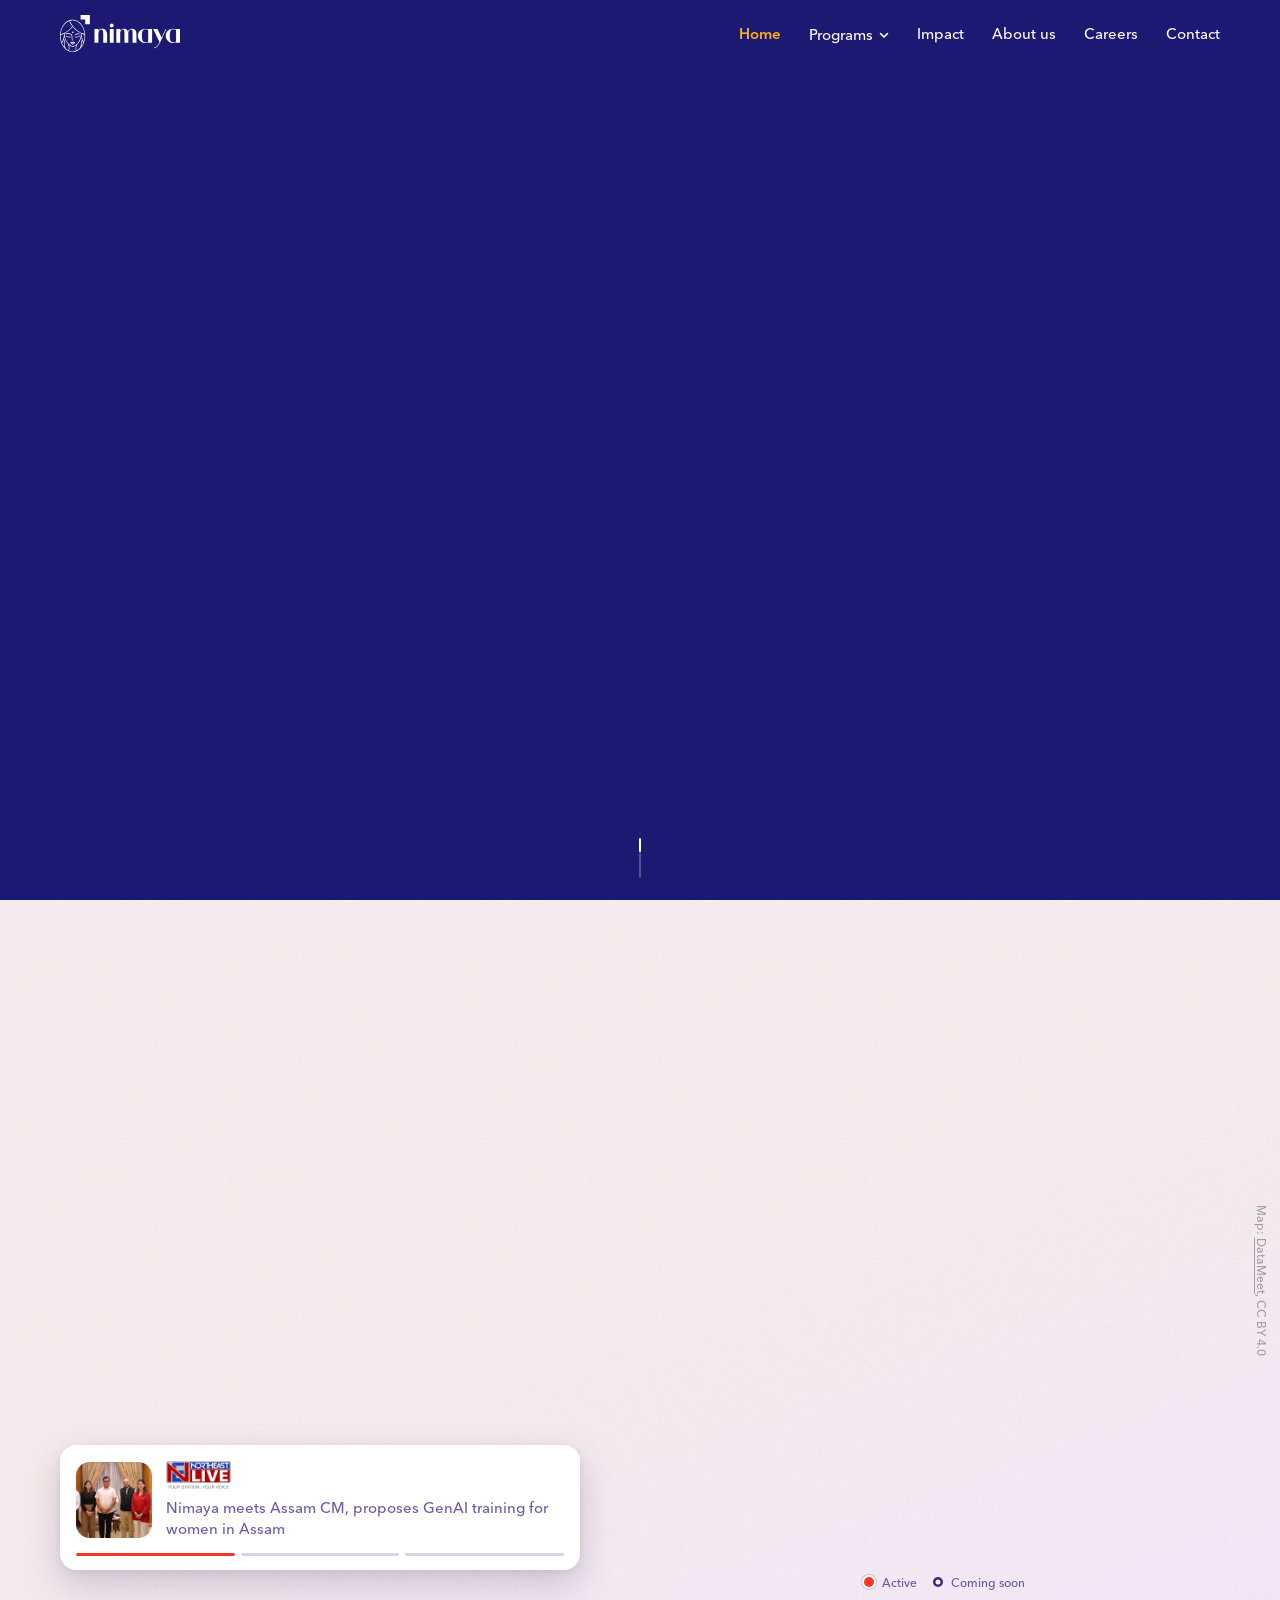
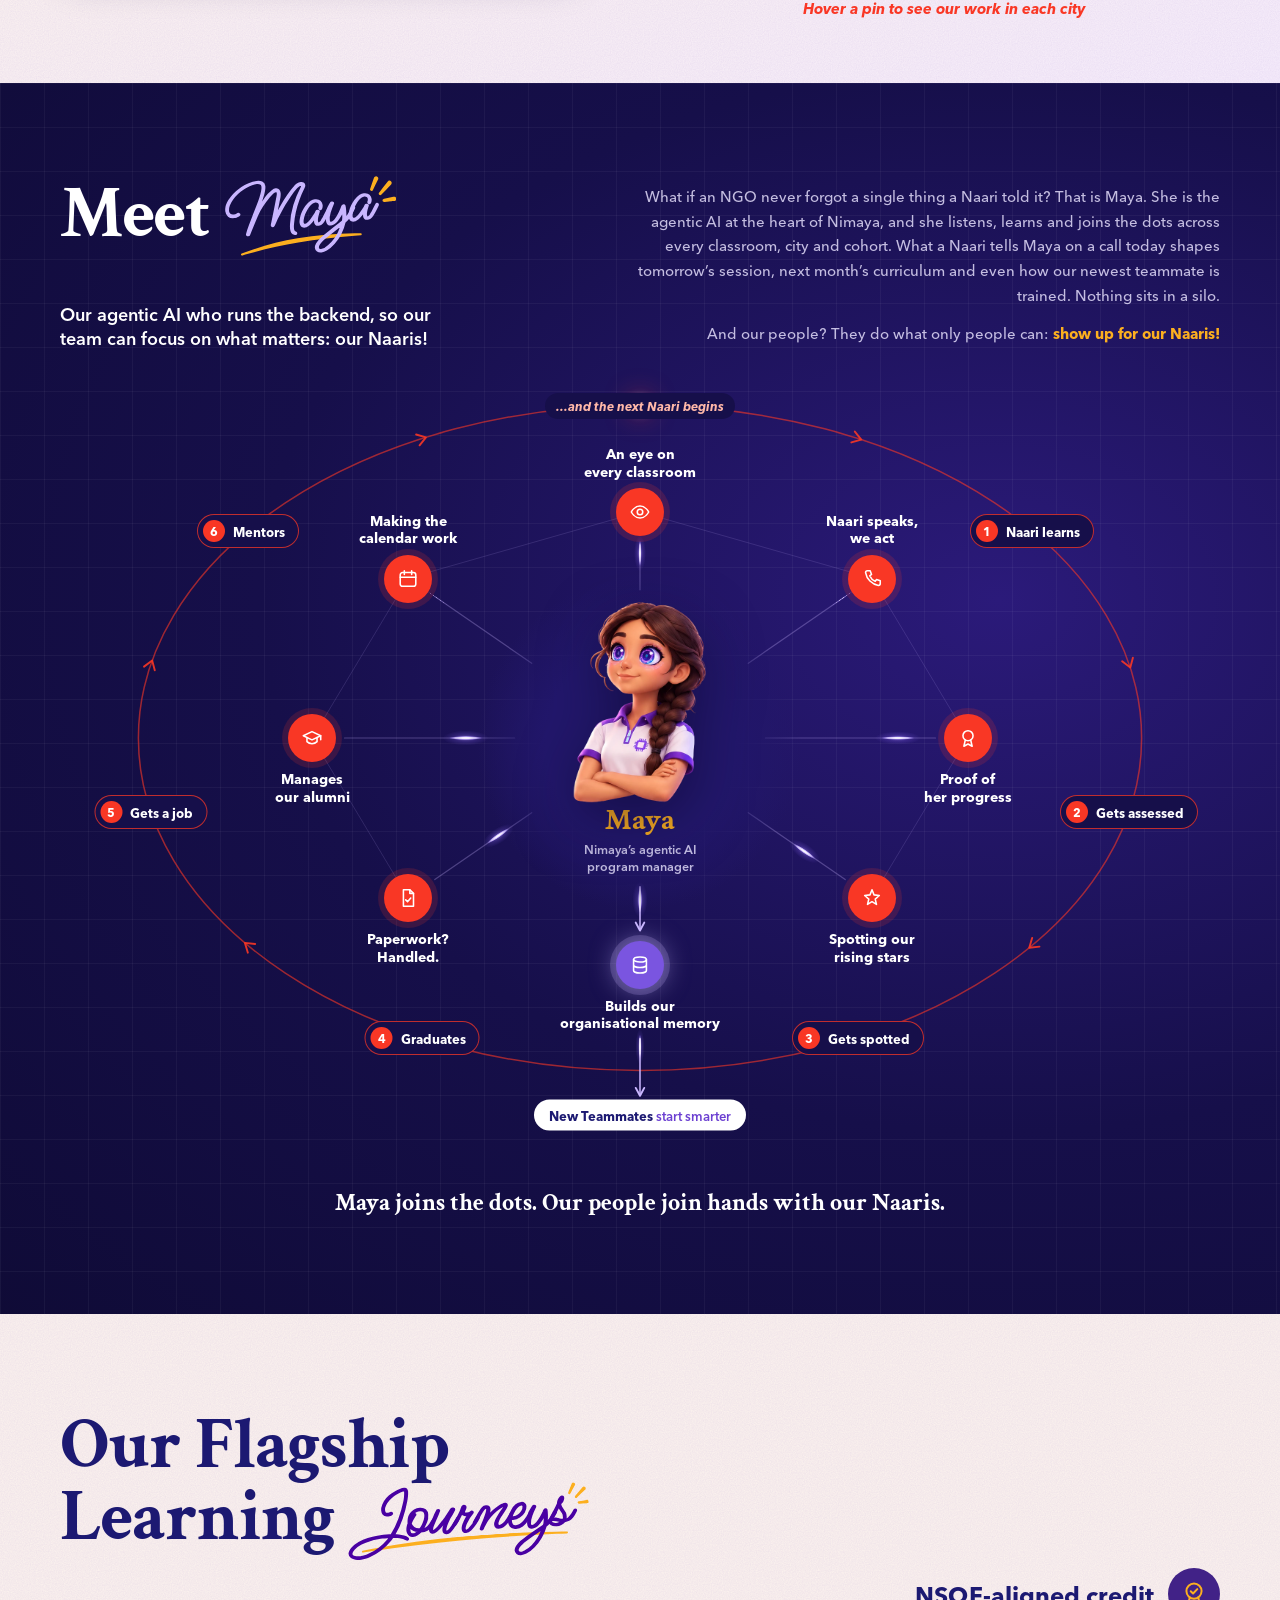
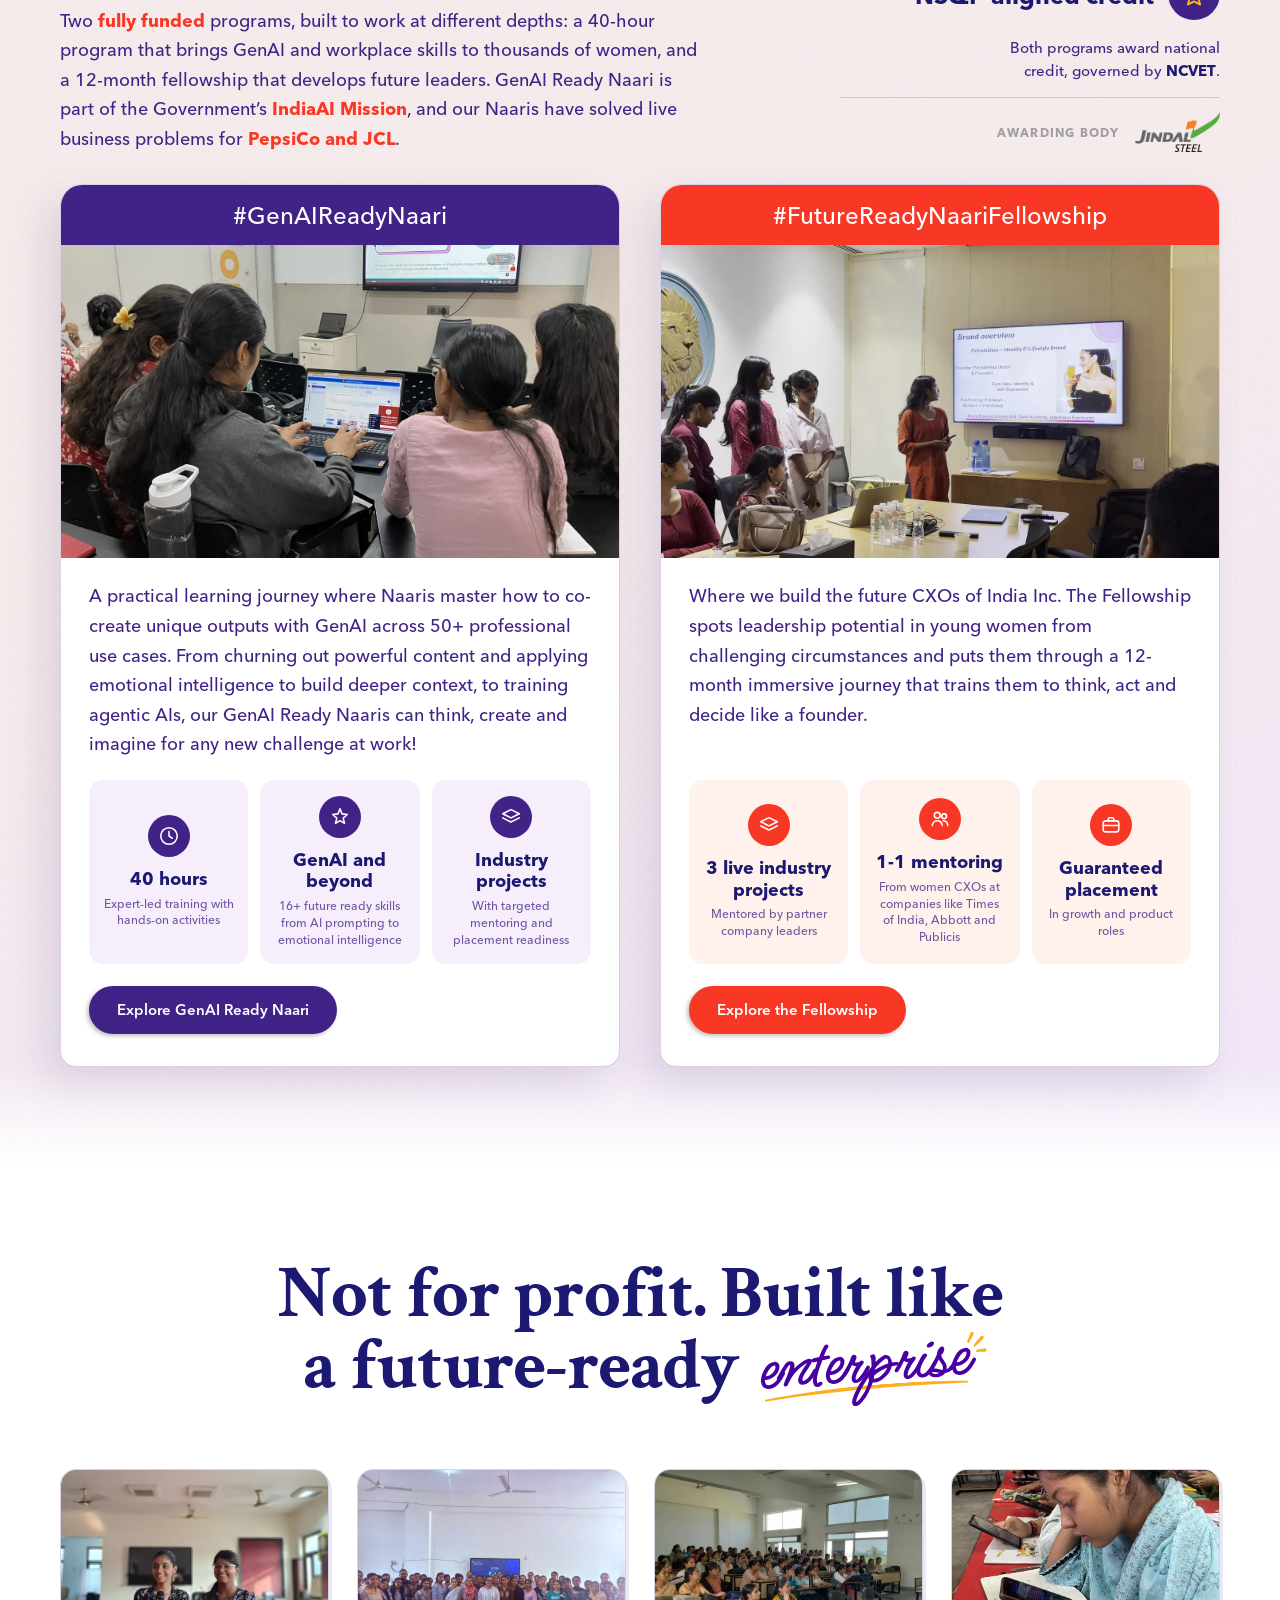
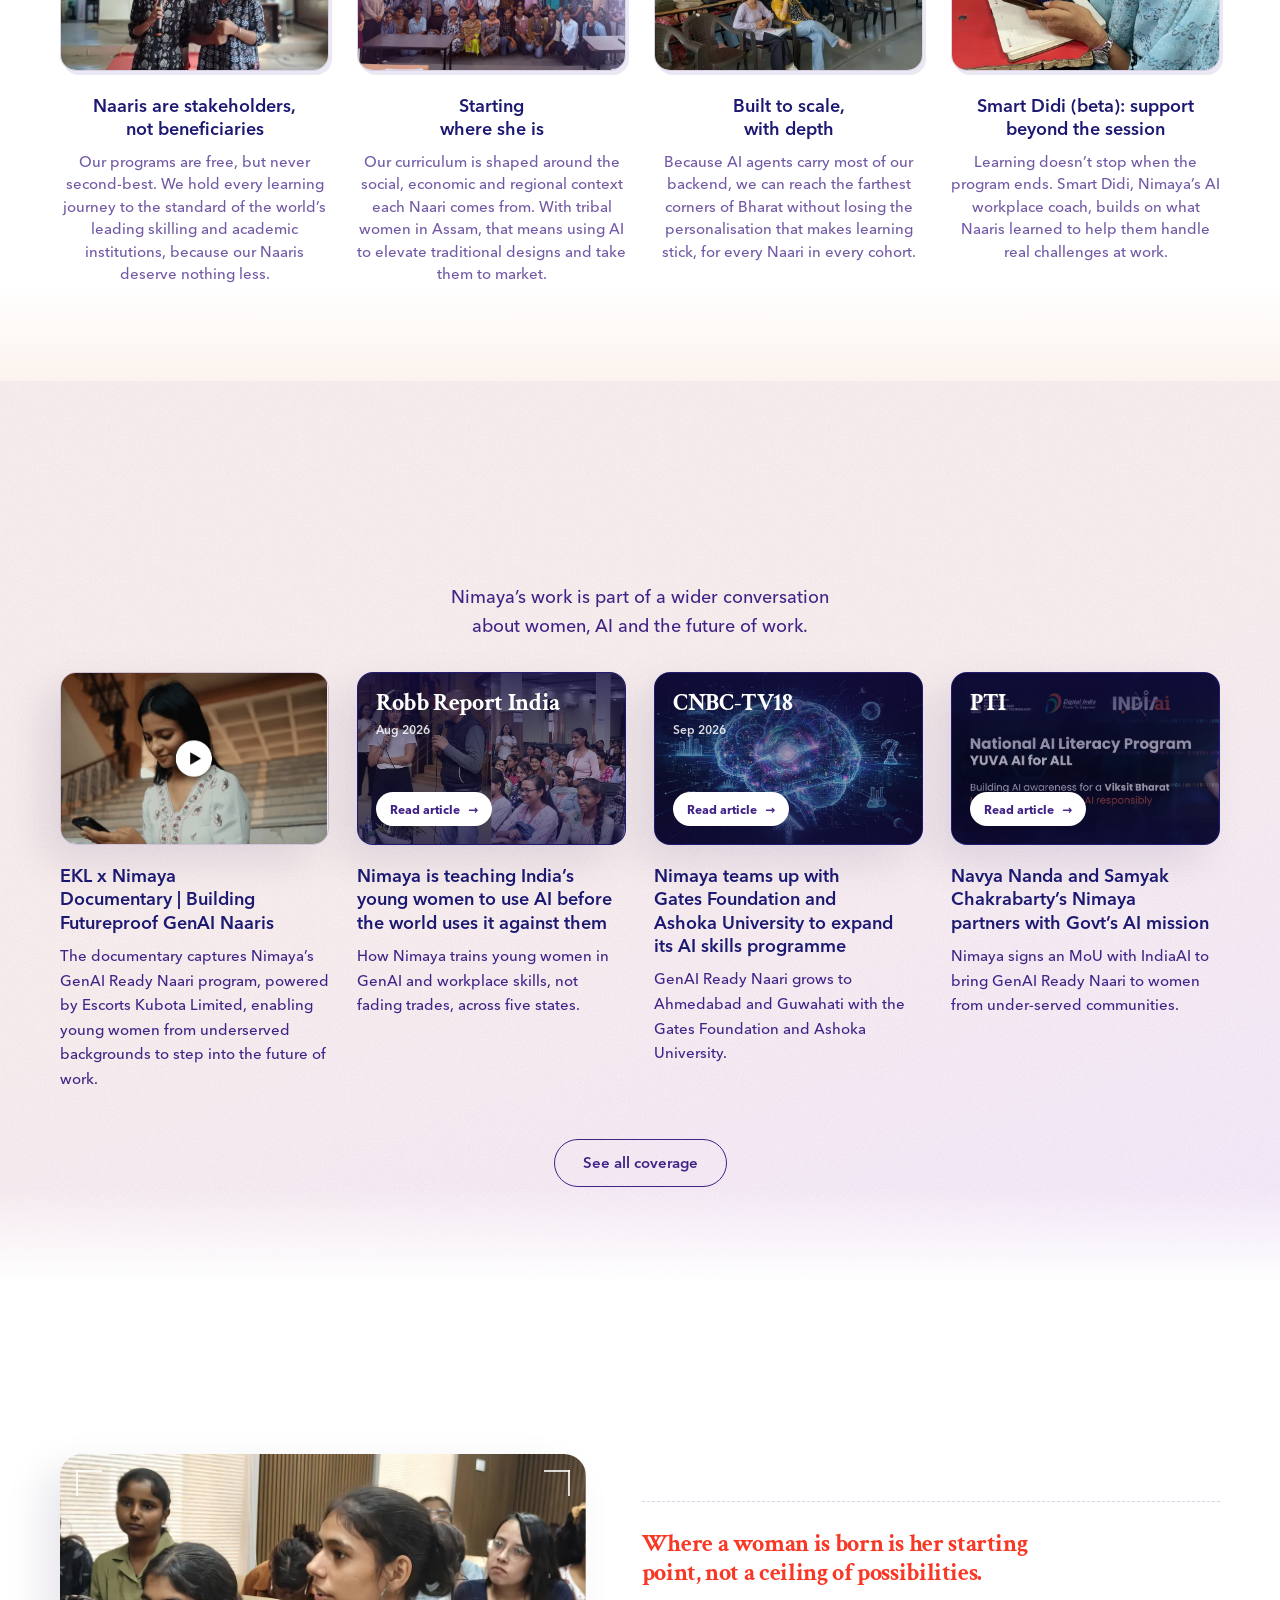
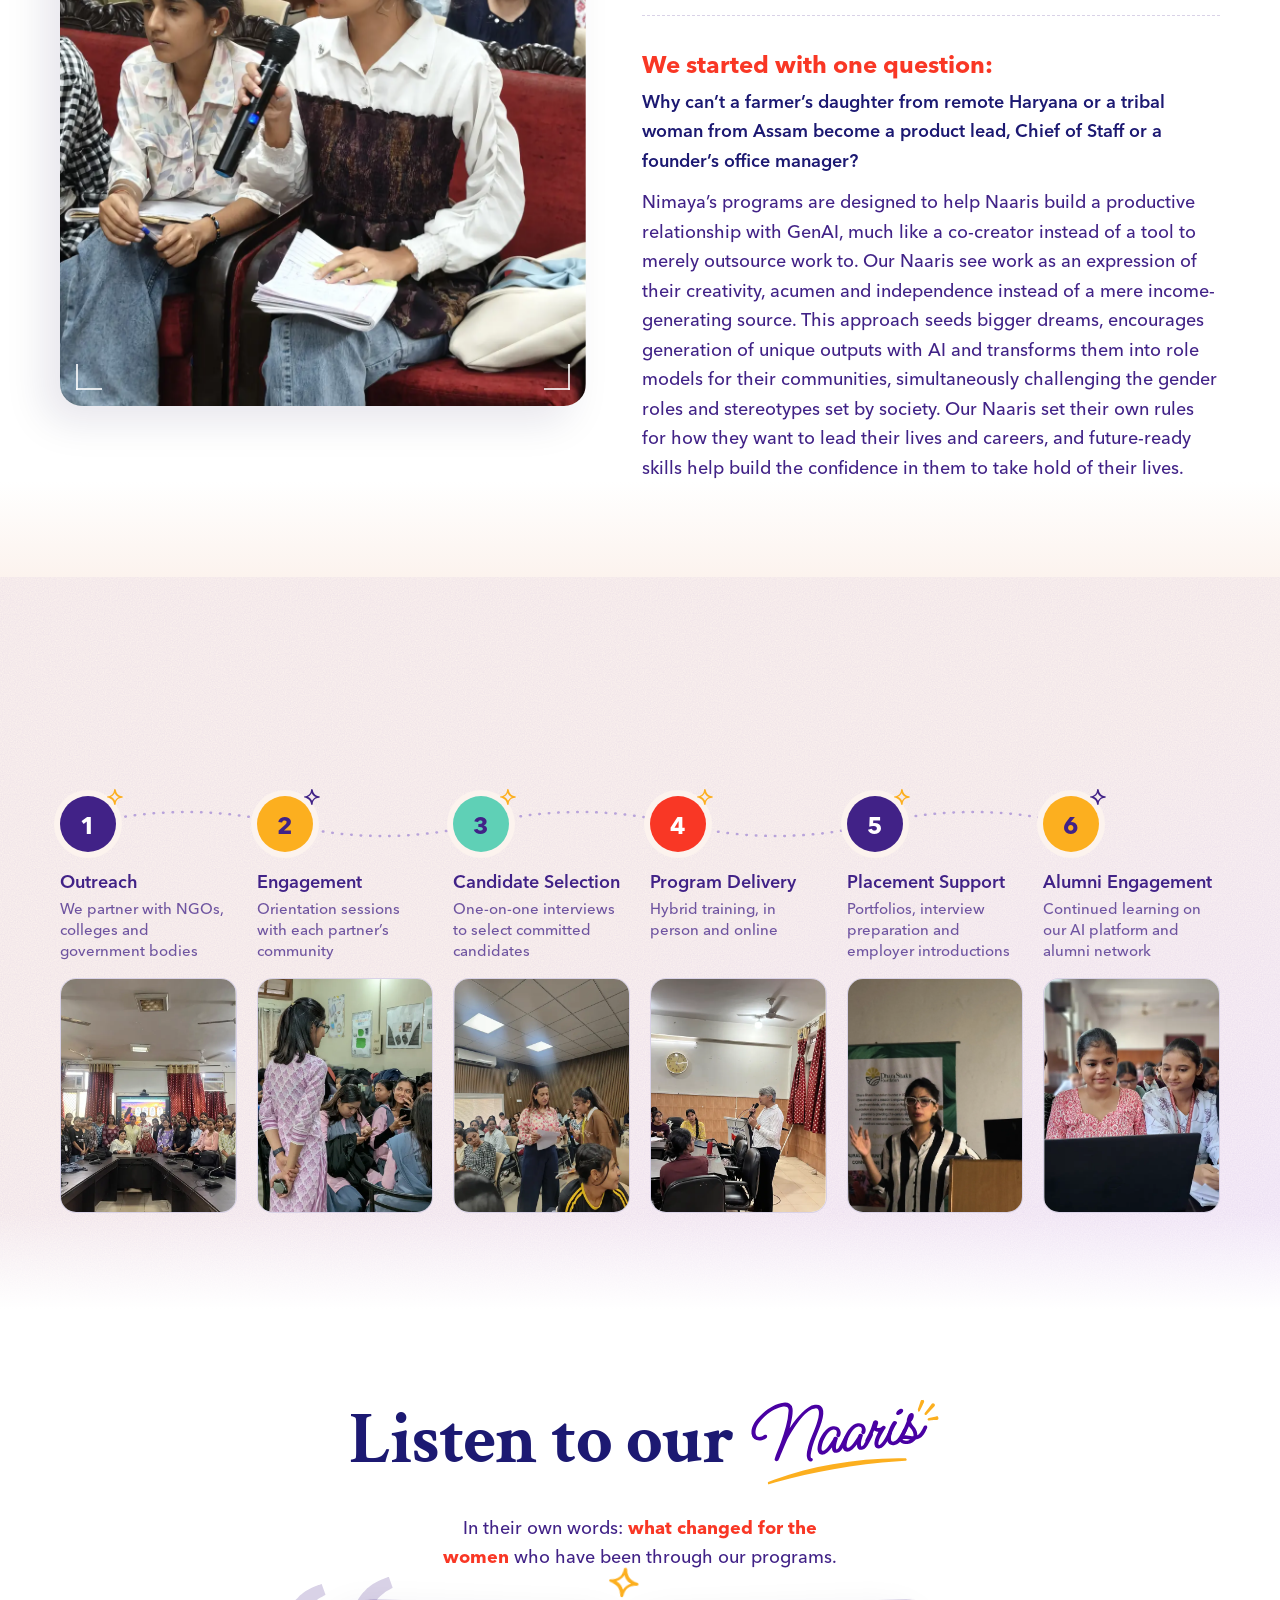
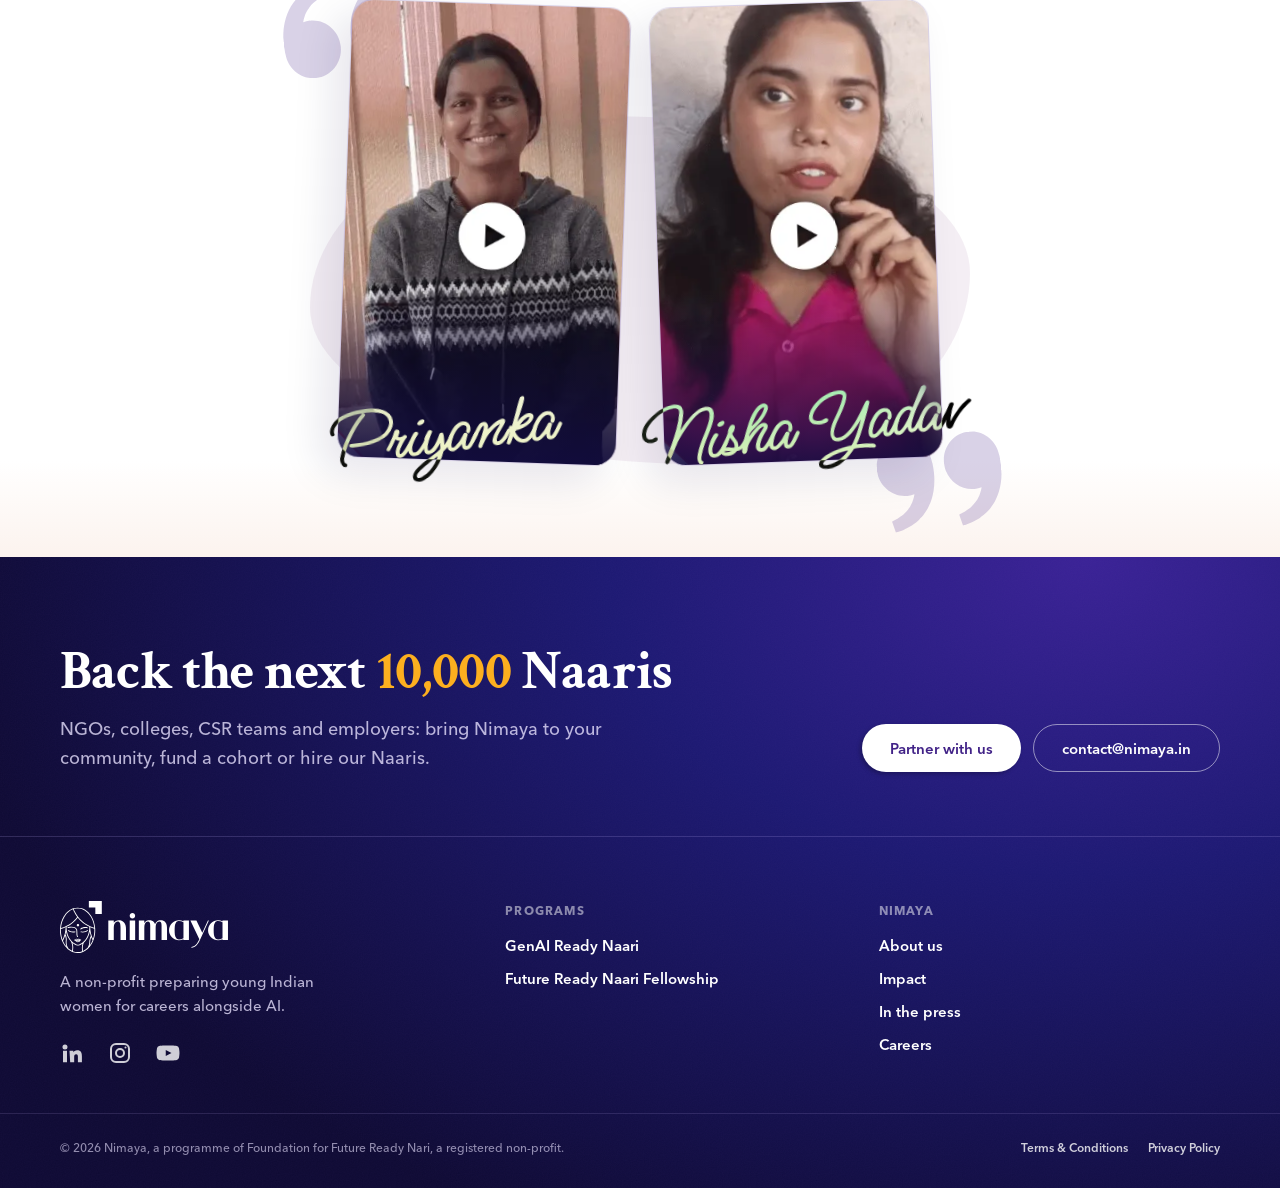
<file: index.html>
<!doctype html>
<html lang="en">
<head>
  <meta charset="utf-8">
  <meta name="viewport" content="width=device-width, initial-scale=1">
  <title>Nimaya | Preparing young Indian women for careers alongside AI</title>
  <meta name="description" content="Nimaya is a non-profit preparing young Indian women from low-income backgrounds for careers alongside AI, with GenAI and workplace skills, industry exposure and placement support.">
  <meta property="og:url" content="https://www.nimaya.in/">
  <meta property="og:type" content="website">
  <meta property="og:title" content="Nimaya">
  <meta property="og:description" content="Nimaya is a non-profit preparing young Indian women from low-income backgrounds for careers alongside AI, with GenAI and workplace skills, industry exposure and placement support.">
  <meta name="twitter:card" content="summary_large_image">
  <meta name="twitter:title" content="Nimaya">
  <meta name="twitter:description" content="Nimaya is a non-profit preparing young Indian women from low-income backgrounds for careers alongside AI, with GenAI and workplace skills, industry exposure and placement support.">
  <link rel="icon" href="assets/img/favicon-light.png" media="(prefers-color-scheme: light)">
  <link rel="icon" href="assets/img/favicon-dark.png" media="(prefers-color-scheme: dark)">
  <link rel="preload" href="assets/fonts/avenir-next-500.woff2" as="font" type="font/woff2" crossorigin>
  <link rel="preload" href="assets/fonts/crimson-text-700.woff2" as="font" type="font/woff2" crossorigin>
  <link rel="preload" href="assets/fonts/ms-madi.woff2" as="font" type="font/woff2" crossorigin>
  <script>document.documentElement.classList.add("js")</script>
  <link rel="stylesheet" href="css/style.css">
</head>
<body class="has-dark-landing">
  <!-- Splash: animated logo on white, fades out once it has drawn -->
  <div class="splash" aria-hidden="true"><div class="splash__logo"></div></div>
  <script src="js/vendor/lottie_svg.min.js"></script>
  <script src="js/splash-gate.js" data-base=""></script>

  <!-- Navigation -->
  <header class="nav">
    <div class="nav__inner">
      <a class="nav__logo" href="./"><img src="assets/img/logo.svg" alt="Nimaya" width="120" height="37"></a>
      <nav class="nav__links" id="nav-links" aria-label="Main">
        <a class="is-active" href="./" aria-current="page">Home</a>
        <div class="nav__drop">
          <button class="nav__drop-btn" type="button" aria-expanded="false">Programs <svg viewBox="0 0 10 10" aria-hidden="true"><path d="M1.5 3.5L5 7l3.5-3.5" fill="none" stroke="currentColor" stroke-width="1.6" stroke-linecap="round" stroke-linejoin="round"/></svg></button>
          <div class="nav__menu">
            <a href="programs/genai-ready-naari/"><b>#GenAIReadyNaari</b><span>40-hour GenAI &amp; workplace skills program</span><i class="nav__short">GenAI Naari</i></a>
            <a href="programs/future-naari-fellowship/"><b>#FutureReadyNaariFellowship</b><span>12-month, placement-linked fellowship</span><i class="nav__short">Fellowship</i></a>
          </div>
        </div>
        <a href="impact/">Impact</a>
        <a href="about-us/">About us</a>
        <a href="careers/">Careers</a>
        <a href="contact-us/">Contact</a>
      </nav>
      <button class="nav__toggle" type="button" aria-expanded="false" aria-controls="nav-links" aria-label="Open menu"><span></span><span></span></button>
    </div>
  </header>

  <main>

    <!-- Landing: the name, one line, and our Naaris. A div rather than a section so the
         alternating section backgrounds below keep their order.
         Three panels, she leads AI: she dictates, she judges the output, she takes the stage. -->
    <div class="hero landing" data-landing>
      <div class="landing__panels">
        <figure class="landing__panel" style="--i: 0"><img src="assets/img/photos/hero-ai-dictation.webp" alt="A Naari at her office desk dictating notes while an AI app on her laptop writes them down" width="725" height="1160"></figure>
        <figure class="landing__panel" style="--i: 1"><img src="assets/img/photos/hero-ai-try-again.webp" alt="A Naari at a lab computer rejecting one of two AI-generated posters and asking it to try again" width="725" height="1160"></figure>
        <figure class="landing__panel" style="--i: 2"><img src="assets/img/photos/hero-ai-stage.webp" alt="A Naari in a suit speaking on stage to a seated hall in Guwahati" width="725" height="1160"></figure>
      </div>
      <div class="landing__shade" aria-hidden="true"></div>
      <div class="wrap landing__content">
        <h1 class="hero__title landing__title">
          <span class="line landing__brand">
            <img class="landing__logo landing__logo--white" src="assets/img/logo-vertical-white.svg" alt="Nimaya" width="2750" height="2471">
          </span>
          <span class="line landing__line">AI won’t replace her.</span>
          <span class="line landing__line">She’ll <span class="script script--long"><span class="script__swish" aria-hidden="true"></span>lead with i<span class="script__end script__end--tall" style="--em-x: 0.1em; --em-y: 0.3em">t<img class="script__earmarks" src="assets/Motifs/earmarks.svg" alt="" width="17" height="18"></span></span></span>
        </h1>
        <p class="landing__sub balance" data-reveal="up" data-delay="0.75">Enabling Naaris to co-create with AI and build meaningful careers in the future of work.</p>
        <div class="hero__cta landing__cta" data-reveal="up" data-delay="0.9">
          <a class="btn landing__btn" href="#programs">Explore our programs</a>
          <button class="btn landing__btn landing__btn--ghost hero__watch" type="button" data-youtube="D2q-qB-J1Dk" aria-label="Play: EKL x Nimaya Documentary"><svg width="10" height="12" viewBox="0 0 10 12" fill="currentColor" aria-hidden="true"><path d="M0 0l10 6-10 6z"/></svg>Watch our story</button>
        </div>
      </div>
      <a class="landing__cue" href="#across-india" aria-label="Scroll to where we work"><span></span></a>
    </div>

    <!-- 10,000+ Naaris across India: the map, our partners, the press -->
    <section class="hero hero--home" id="across-india">
      <div class="glow hero__glow" aria-hidden="true" data-parallax="40"></div>
      <div class="wrap hero__wrap">
        <div class="hero__info">
          <h2 class="hero__title">
            <span class="line">10,000+ Naaris</span>
            <span class="line">across <span class="script"><span class="script__swish" aria-hidden="true"></span>Indi<span class="script__end">a<img class="script__earmarks" src="assets/Motifs/earmarks.svg" alt="" width="17" height="18"></span></span></span>
          </h2>
          <p class="hero__sub" data-reveal="up" data-delay="0.45">Nimaya Foundation enables young women from underserved communities and emerging regions of India to master GenAI and human skills, with the exposure, training and access they need to grow in the future of work.</p>
          <!-- Our Partners: under the intro on desktop, under the map on phones -->
          <div class="hero__partners partners">
            <p class="caption partners__title" data-reveal="up"><i class="m-mask m-star partners__star" aria-hidden="true" data-twinkle></i>Our Partners<i class="m-mask m-star partners__star" aria-hidden="true" data-twinkle></i></p>
            <div class="ticker" data-reveal="fade" data-delay="0.15" data-ticker data-speed="100" data-gap="72">
              <ul class="ticker__list">
                <li><img src="assets/img/partner-gates.svg" alt="Gates Foundation" width="216" height="73"></li>
                <li><img src="assets/img/partner-ekl.png" alt="Escorts Kubota" width="265" height="73"></li>
                <li><img src="assets/img/partner-unwomen.png" alt="UN Women" width="258" height="73"></li>
                <li><img src="assets/img/partner-indiaai.png" alt="IndiaAI" width="161" height="73"></li>
                <li><img src="assets/img/partner-datamatics.png" alt="Datamatics Business Solutions" width="364" height="73"></li>
                <li><img src="assets/img/partner-ashoka.png" alt="Ashoka University" width="222" height="73"></li>
                <li><img src="assets/img/partner-csbc.svg" alt="Ashoka University Centre for Social and Behaviour Change" width="196" height="73"></li>
                <li><img src="assets/img/partner-adani.png" alt="Adani Foundation" width="114" height="73"></li>
                <li><img src="assets/img/partner-sewa.png" alt="SEWA" width="72" height="72"></li>
                <li><img src="assets/img/partner-njf.png" alt="NJF" width="116" height="73"></li>
                <li><img src="assets/img/partner-dsf.png" alt="DSF" width="215" height="73"></li>
              </ul>
            </div>
          </div>
          <!-- In the press: a few headlines take turns, not clickable (the full list lives on About).
               Thumbnails come from each article. Under the partners on desktop, above the map on phones;
               the bars along its foot fill as each headline's time runs out. -->
          <aside class="newsbox" data-fade="4.5" data-fade-items=".newsbox__item" data-fade-bars aria-label="In the press">
            <figure class="newsbox__item is-on">
              <img class="newsbox__thumb" src="assets/img/press/northeastlive.webp" alt="" width="1200" height="675" loading="lazy">
              <figcaption><img class="newsbox__logo" src="assets/Logos/northeast-live-logo.png" alt="Northeast Live" width="300" height="130"><span class="newsbox__headline">Nimaya meets Assam CM, proposes GenAI training for women in Assam</span></figcaption>
            </figure>
            <figure class="newsbox__item">
              <img class="newsbox__thumb" src="assets/img/press/moneycontrol.webp" alt="" width="1200" height="675" loading="lazy">
              <figcaption><img class="newsbox__logo" src="assets/Logos/moneycontrol_logo.svg" alt="Moneycontrol" width="180" height="70"><span class="newsbox__headline">Navya Naveli Nanda launches the 4th edition of Haryana’s GenAI Ready Naari</span></figcaption>
            </figure>
            <figure class="newsbox__item">
              <img class="newsbox__thumb" src="assets/img/press/freepressjournal.webp" alt="" width="1200" height="675" loading="lazy">
              <figcaption><img class="newsbox__logo" src="assets/Logos/Free_Press_Logo.png" alt="The Free Press Journal" width="398" height="35"><span class="newsbox__headline">Assam proposes GenAI Ready Naari to train women in generative AI</span></figcaption>
            </figure>
          </aside>
        </div>

        <!-- Naaris across India: photos hang off their city's pin; hovering a pin or photo opens its numbers.
             Every photo was taken in its own city. -->
        <div class="reach-map reach-map--hero" data-reach-map data-assets="assets/" data-omit="Andaman &amp; Nicobar" data-hover data-quiet data-holo data-motion>
          <div class="reach-map__box">
            <figure class="reach-photo" data-place="haryana" data-default style="--x: -18%; --y: 13%; --k: 0">
              <img src="assets/img/photos/map-haryana.webp" alt="Naaris in Bahadurgarh working through a task together" width="1000" height="750">
              <figcaption>Haryana</figcaption>
            </figure>
            <figure class="reach-photo reach-photo--tall" data-place="lucknow" style="--x: 62%; --y: -3%; --k: 1">
              <img src="assets/img/photos/map-lucknow.webp" alt="A Naari in Lucknow presenting the model her team built" width="750" height="1000">
              <figcaption>Lucknow</figcaption>
            </figure>
            <figure class="reach-photo" data-place="guwahati" data-default style="--x: 63%; --y: 49%; --k: 2">
              <img src="assets/img/photos/guwahati-naaris-phones.webp" alt="Naaris in Assam filming a session on their phones" width="1200" height="900">
              <figcaption>Guwahati</figcaption>
            </figure>
            <figure class="reach-photo" data-place="mumbai" style="--x: -8%; --y: 67%; --k: 3">
              <img src="assets/img/photos/map-mumbai.webp" alt="Naaris in Mumbai working on their phones at office desks" width="1000" height="750">
              <figcaption>Mumbai</figcaption>
            </figure>
            <figure class="reach-photo" data-place="jaipur" style="--x: -16%; --y: 38%; --k: 4">
              <img src="assets/img/photos/map-jaipur.webp" alt="Two Naaris smiling at their desk in a Jaipur computer lab" width="1000" height="750">
              <figcaption>Jaipur</figcaption>
            </figure>
            <figure class="reach-photo" data-place="varanasi" style="--x: 68%; --y: 20%; --k: 5">
              <img src="assets/img/photos/map-varanasi.webp" alt="Naaris in Chandauli playing a circle game outdoors" width="1000" height="750">
              <figcaption>Varanasi</figcaption>
            </figure>
          </div>
          <div class="reach-map__panel" aria-live="polite"></div>
          <div class="reach-map__foot">
            <p class="reach-map__hint">Hover a pin to see our work in each city</p>
            <ul class="reach-map__legend">
              <li><i></i>Active</li>
              <li><i class="is-soon"></i>Coming soon</li>
            </ul>
          </div>
          <p class="hero__credit">Map: <a href="https://github.com/datameet/maps" target="_blank" rel="noopener">DataMeet</a>, CC BY 4.0</p>
        </div>
      </div>

    </section>

    <!-- Meet Maya: the agentic AI behind Nimaya.
         Maya sits in the middle with the jobs she does around her; each job feeds what it learns into Maya,
         Maya files it in organisational memory, and memory passes it on to new teammates.
         The outer loop is a Naari's journey; its numbers match the job Maya does for her at that step.
         JS places everything and draws the lines; hover a job to see what Maya takes in and gives back.
         Phones get Maya with the jobs as photo cards circling her (swipe to turn them); no journey there.
         The "takes in / gives" lines are draft wording. -->
    <section class="ai maya" id="meet-maya">
      <div class="wrap">
        <div class="maya__head">
          <div class="maya__head-title">
            <h2 class="display">Meet <span class="script"><span class="script__swish" aria-hidden="true"></span>May<span class="script__end">a<img class="script__earmarks" src="assets/Motifs/earmarks.svg" alt="" width="17" height="18"></span></span></h2>
            <p class="maya__tagline balance" data-reveal="up">Our agentic AI who runs the backend, so our team can focus on what matters: our Naaris!</p>
          </div>
          <div class="maya__head-text">
            <p class="body maya__lead" data-reveal="up">What if an NGO never forgot a single thing a Naari told it? That is Maya. She is the agentic AI at the heart of Nimaya, and she listens, learns and joins the dots across every classroom, city and cohort. What a Naari tells Maya on a call today shapes tomorrow’s session, next month’s curriculum and even how our newest teammate is trained. Nothing sits in a silo.</p>
            <p class="body maya__lead" data-reveal="up">And our people? They do what only people can: <b class="em">show up for our Naaris!</b></p>
          </div>
        </div>


        <div class="maya__map" data-maya>
          <div class="maya__core">
            <img class="maya__bot" src="assets/img/maya.webp" alt="Maya, a young woman with a long braid and glowing violet eyes, arms folded and smiling" width="360" height="544">
            <span class="maya__core-name">Maya</span>
            <span class="maya__core-sub">Nimaya’s agentic AI program manager</span>
          </div>

          <p class="maya__journey-title">A Naari’s journey, with Maya beside her</p>
          <ol class="maya__journey">
            <li class="maya__stage" data-job="speaks"><i>1</i>Naari learns</li>
            <li class="maya__stage" data-job="proof"><i>2</i>Gets assessed</li>
            <li class="maya__stage" data-job="stars"><i>3</i>Gets spotted</li>
            <li class="maya__stage" data-job="alumni"><i>4</i>Graduates</li>
            <li class="maya__stage" data-job="alumni"><i>5</i>Gets a job</li>
            <li class="maya__stage" data-job="alumni"><i>6</i>Mentors</li>
            <li class="maya__again">...and the next Naari begins</li>
          </ol>

          <ul class="maya__nodes">
            <li class="maya__node" data-id="speaks" data-a="315">
              <span class="maya__photo"><img src="assets/img/photos/learn-bahadurgarh-phone.webp" alt="Naaris in Bahadurgarh working together on a phone" width="1200" height="900" loading="lazy" draggable="false"></span>
              <span class="maya__icon"><svg viewBox="0 0 24 24" aria-hidden="true"><path d="M7 3h3l1.5 4-2 1.5a11 11 0 0 0 6 6l1.5-2 4 1.5v3a2 2 0 0 1-2 2A17 17 0 0 1 5 5a2 2 0 0 1 2-2z"/></svg></span>
              <span class="maya__name">Naari speaks, we act</span>
              <span class="maya__card">
                <b class="maya__card-name" aria-hidden="true">Naari speaks, we act</b>
                <span class="maya__text">Maya calls every Naari, turns her feedback into fixes and tracks our follow-through, so no Naari is left waiting.</span>
                <span class="maya__flows">
                  <span class="maya__flow maya__flow--in"><svg viewBox="0 0 18 18" aria-hidden="true"><path d="M15 9H4M8 4.5 3.5 9 8 13.5"/></svg><span>Takes in <b>her feedback and requests</b> from Naaris</span></span>
                  <span class="maya__flow maya__flow--out"><svg viewBox="0 0 18 18" aria-hidden="true"><path d="M3 9h11M10 4.5 14.5 9 10 13.5"/></svg><span>Gives <b>fixes to make</b> to the Curriculum Team and Program Managers, and <b>follow-ups that are due</b> to Leadership</span></span>
                </span>
              </span>
            </li>
            <li class="maya__node" data-id="proof" data-a="0">
              <span class="maya__photo"><img src="assets/img/photos/genai-credit.webp" alt="A Naari holding up her GenAI Ready Naari certificate" width="900" height="900" loading="lazy" draggable="false"></span>
              <span class="maya__icon"><svg viewBox="0 0 24 24" aria-hidden="true"><circle cx="12" cy="9.5" r="5.5"/><path d="M9 14.5 7.5 21l4.5-2.5 4.5 2.5-1.5-6.5"/></svg></span>
              <span class="maya__name">Proof of her progress</span>
              <span class="maya__card">
                <b class="maya__card-name" aria-hidden="true">Proof of her progress</b>
                <span class="maya__text">An assessment, a certificate and a recommendation letter for every Naari.</span>
                <span class="maya__flows">
                  <span class="maya__flow maya__flow--in"><svg viewBox="0 0 18 18" aria-hidden="true"><path d="M15 9H4M8 4.5 3.5 9 8 13.5"/></svg><span>Takes in <b>her assessment</b> from each Naari</span></span>
                  <span class="maya__flow maya__flow--out"><svg viewBox="0 0 18 18" aria-hidden="true"><path d="M3 9h11M10 4.5 14.5 9 10 13.5"/></svg><span>Gives her <b>a report, a certificate and a recommendation letter</b></span></span>
                </span>
              </span>
            </li>
            <li class="maya__node" data-id="stars" data-a="45">
              <span class="maya__photo"><img src="assets/img/photos/milestone-curriculum.webp" alt="A Naari presenting confidently beside a screen" width="1000" height="750" loading="lazy" draggable="false"></span>
              <span class="maya__icon"><svg viewBox="0 0 24 24" aria-hidden="true"><path d="M12 3l2.2 5.6L20 9.3l-4.5 3.9 1.4 5.8L12 16l-4.9 3 1.4-5.8L4 9.3l5.8-.7z"/></svg></span>
              <span class="maya__name">Spotting our rising stars</span>
              <span class="maya__card">
                <b class="maya__card-name" aria-hidden="true">Spotting our rising stars</b>
                <span class="maya__text">Maya finds the Naaris worth betting on, in every cohort.</span>
                <span class="maya__flows">
                  <span class="maya__flow maya__flow--in"><svg viewBox="0 0 18 18" aria-hidden="true"><path d="M15 9H4M8 4.5 3.5 9 8 13.5"/></svg><span>Takes in <b>her results</b> from every cohort</span></span>
                  <span class="maya__flow maya__flow--out"><svg viewBox="0 0 18 18" aria-hidden="true"><path d="M3 9h11M10 4.5 14.5 9 10 13.5"/></svg><span>Gives <b>who to bet on next</b> to Leadership</span></span>
                </span>
              </span>
            </li>
            <li class="maya__node" data-id="alumni" data-a="180">
              <span class="maya__photo"><img src="assets/img/photos/pepsico-visit.webp" alt="Naaris on a visit to a partner company office" width="1600" height="1067" loading="lazy" draggable="false"></span>
              <span class="maya__icon"><svg viewBox="0 0 24 24" aria-hidden="true"><path d="M2.5 9.5 12 5l9.5 4.5L12 14z"/><path d="M6.5 11.5V16c1.5 1.5 3.5 2.2 5.5 2.2s4-.7 5.5-2.2v-4.5M21.5 9.5V14"/></svg></span>
              <span class="maya__name">Manages our alumni</span>
              <span class="maya__card">
                <b class="maya__card-name" aria-hidden="true">Manages our alumni</b>
                <span class="maya__text">Jobs for our alumni, and a way to give back as mentors to new Naaris.</span>
                <span class="maya__flows">
                  <span class="maya__flow maya__flow--in"><svg viewBox="0 0 18 18" aria-hidden="true"><path d="M15 9H4M8 4.5 3.5 9 8 13.5"/></svg><span>Takes in <b>where each alumna is now</b> from our Alumni</span></span>
                  <span class="maya__flow maya__flow--out"><svg viewBox="0 0 18 18" aria-hidden="true"><path d="M3 9h11M10 4.5 14.5 9 10 13.5"/></svg><span>Gives <b>jobs that fit</b> to Alumni, and <b>mentors</b> to new Naaris</span></span>
                </span>
              </span>
            </li>
            <li class="maya__node" data-id="classroom" data-a="270">
              <span class="maya__photo"><img src="assets/img/photos/guwahati-hands-up.webp" alt="A full classroom in Guwahati with hands raised" width="1400" height="1120" loading="lazy" draggable="false"></span>
              <span class="maya__icon"><svg viewBox="0 0 24 24" aria-hidden="true"><path d="M2.5 12S6 5.5 12 5.5 21.5 12 21.5 12 18 18.5 12 18.5 2.5 12 2.5 12z"/><circle cx="12" cy="12" r="3"/></svg></span>
              <span class="maya__name">An eye on every classroom</span>
              <span class="maya__card">
                <b class="maya__card-name" aria-hidden="true">An eye on every classroom</b>
                <span class="maya__text">Maya reviews every session and flags what could be better.</span>
                <span class="maya__flows">
                  <span class="maya__flow maya__flow--in"><svg viewBox="0 0 18 18" aria-hidden="true"><path d="M15 9H4M8 4.5 3.5 9 8 13.5"/></svg><span>Takes in <b>session recordings</b> from Trainers</span></span>
                  <span class="maya__flow maya__flow--out"><svg viewBox="0 0 18 18" aria-hidden="true"><path d="M3 9h11M10 4.5 14.5 9 10 13.5"/></svg><span>Gives <b>what could be better</b> to Trainers and Program Managers</span></span>
                </span>
              </span>
            </li>
            <li class="maya__node" data-id="calendar" data-a="225">
              <span class="maya__photo"><img src="assets/img/photos/learn-gurgaon-session.webp" alt="A trainer leading a session in Gurgaon" width="1200" height="900" loading="lazy" draggable="false"></span>
              <span class="maya__icon"><svg viewBox="0 0 24 24" aria-hidden="true"><rect x="3.5" y="5" width="17" height="15" rx="2.5"/><path d="M3.5 10h17M8 3v4M16 3v4"/></svg></span>
              <span class="maya__name">Making the calendar work</span>
              <span class="maya__card">
                <b class="maya__card-name" aria-hidden="true">Making the calendar work</b>
                <span class="maya__text">College schedules, trainers, curriculum. Maya makes it all fit.</span>
                <span class="maya__flows">
                  <span class="maya__flow maya__flow--in"><svg viewBox="0 0 18 18" aria-hidden="true"><path d="M15 9H4M8 4.5 3.5 9 8 13.5"/></svg><span>Takes in <b>college and trainer schedules</b></span></span>
                  <span class="maya__flow maya__flow--out"><svg viewBox="0 0 18 18" aria-hidden="true"><path d="M3 9h11M10 4.5 14.5 9 10 13.5"/></svg><span>Gives <b>a plan that fits</b> to Trainers and Program Managers</span></span>
                </span>
              </span>
            </li>
            <li class="maya__node" data-id="paperwork" data-a="135">
              <span class="maya__photo"><img src="assets/img/photos/naaris-laptop.webp" alt="Naaris gathered around a laptop" width="1351" height="757" loading="lazy" draggable="false"></span>
              <span class="maya__icon"><svg viewBox="0 0 24 24" aria-hidden="true"><path d="M7 3h7l4 4v14H7z"/><path d="M14 3v4h4M9.5 14l2 2 3.5-4"/></svg></span>
              <span class="maya__name">Paperwork? Handled.</span>
              <span class="maya__card">
                <b class="maya__card-name" aria-hidden="true">Paperwork? Handled.</b>
                <span class="maya__text">Audit-ready CSR and tax reports, so our teams stay with the Naaris.</span>
                <span class="maya__flows">
                  <span class="maya__flow maya__flow--in"><svg viewBox="0 0 18 18" aria-hidden="true"><path d="M15 9H4M8 4.5 3.5 9 8 13.5"/></svg><span>Takes in <b>program data</b> from Program Managers</span></span>
                  <span class="maya__flow maya__flow--out"><svg viewBox="0 0 18 18" aria-hidden="true"><path d="M3 9h11M10 4.5 14.5 9 10 13.5"/></svg><span>Gives <b>audit-ready reports</b> to Funders and Auditors</span></span>
                </span>
              </span>
            </li>
            <li class="maya__node maya__node--memory" data-id="memory" data-a="90">
              <span class="maya__photo"><img src="assets/img/photos/careers-trainer.webp" alt="A Nimaya trainer leading a session" width="900" height="900" loading="lazy" draggable="false"></span>
              <span class="maya__icon"><svg viewBox="0 0 24 24" aria-hidden="true"><ellipse cx="12" cy="6" rx="7" ry="2.8"/><path d="M5 6v6c0 1.5 3.1 2.8 7 2.8s7-1.3 7-2.8V6M5 12v6c0 1.5 3.1 2.8 7 2.8s7-1.3 7-2.8v-6"/></svg></span>
              <span class="maya__name">Builds our organisational memory</span>
              <span class="maya__card">
                <b class="maya__card-name" aria-hidden="true">Builds our organisational memory</b>
                <span class="maya__text">Every lesson is remembered. Every new teammate starts smarter.</span>
                <span class="maya__flows">
                  <span class="maya__flow maya__flow--in"><svg viewBox="0 0 18 18" aria-hidden="true"><path d="M15 9H4M8 4.5 3.5 9 8 13.5"/></svg><span>Takes in <b>what Maya learns</b> from every job</span></span>
                  <span class="maya__flow maya__flow--out"><svg viewBox="0 0 18 18" aria-hidden="true"><path d="M3 9h11M10 4.5 14.5 9 10 13.5"/></svg><span>Gives <b>a head start</b> to New Teammates</span></span>
                </span>
              </span>
            </li>
          </ul>
          <p class="maya__team">New Teammates <em>start smarter</em></p>
        </div>

        <p class="maya__close balance" data-reveal="up">Maya joins the dots. Our people join hands with our Naaris.</p>
      </div>
    </section>

    <!-- Our Programs -->
    <section class="programs" id="programs">
      <div class="wrap">
        <i class="motif m-mask m-shape programs__shape" aria-hidden="true" data-parallax="20"></i>
        <div class="programs__top">
          <div class="programs__head">
            <h2 class="display">Our Flagship Learning <span class="script"><span class="script__swish" aria-hidden="true"></span>Journey<span class="script__end">s<img class="script__earmarks" src="assets/Motifs/earmarks.svg" alt="" width="17" height="18"></span></span></h2>
            <p class="body" data-reveal="up">Two <b class="em">fully funded</b> programs, built to work at different depths: a 40-hour program that brings GenAI and workplace skills to thousands of women, and a 12-month fellowship that develops future leaders. GenAI Ready Naari is part of the Government’s <b class="em">IndiaAI Mission</b>, and our Naaris have solved live business problems for <b class="em">PepsiCo and JCL</b>.</p>
          </div>
          <!-- Accreditation: applies to both programs, so it sits beside the intro, above the cards -->
          <aside class="programs__accredit" aria-label="Accreditation" data-reveal="up" data-delay="0.15">
            <div class="programs__accredit-head">
              <span class="programs__seal" aria-hidden="true"><svg viewBox="0 0 24 24"><circle cx="12" cy="9.5" r="6.5"/><path d="M9.2 9.6l2 2 3.6-3.8M8.4 15l-1.6 6 5.2-2.6 5.2 2.6-1.6-6"/></svg></span>
              <div>
                <p class="programs__accredit-title">NSQF-aligned credit</p>
              </div>
            </div>
            <p class="programs__accredit-text">Both programs award national credit, governed by <b>NCVET</b>.</p>
            <div class="programs__accredit-foot">
              <span class="caption">Awarding body</span>
              <img src="assets/Logos/jindal-steel.webp" alt="Jindal Steel" width="781" height="369">
            </div>
          </aside>
        </div>

        <div class="programs__cards">
          <div data-reveal="left" data-delay="0.2">
            <article class="card card--banner program">
              <div class="card__banner">
                <h3 class="program__name">#GenAIReadyNaari</h3>
              </div>
              <div class="card__body">
                <div class="program__img" data-unmask><img src="assets/img/photos/naaris-working.webp" alt="Naaris at work in a GenAI Ready Naari classroom" width="1400" height="1050"></div>
                <p class="program__desc body">A practical learning journey where Naaris master how to co-create unique outputs with GenAI across 50+ professional use cases. From churning out powerful content and applying emotional intelligence to build deeper context, to training agentic AIs, our GenAI Ready Naaris can think, create and imagine for any new challenge at work!</p>
                <ul class="program__facts">
                  <li><span class="program__icon"><svg viewBox="0 0 24 24" aria-hidden="true"><circle cx="12" cy="12" r="9"/><path d="M12 7v5l3.5 2.4"/></svg></span><b>40 hours</b><span>Expert-led training with hands-on activities</span></li>
                  <li><span class="program__icon"><svg viewBox="0 0 24 24" aria-hidden="true"><path d="M12 3l2.2 5.6L20 9.3l-4.5 3.9 1.4 5.8L12 16l-4.9 3 1.4-5.8L4 9.3l5.8-.7z"/></svg></span><b>GenAI and beyond</b><span>16+ future ready skills from AI prompting to emotional intelligence</span></li>
                  <li><span class="program__icon"><svg viewBox="0 0 24 24" aria-hidden="true"><path d="M12 4l9 4.5-9 4.5-9-4.5z"/><path d="M3 13l9 4.5 9-4.5"/></svg></span><b>Industry projects</b><span>With targeted mentoring and placement readiness</span></li>
                </ul>
                <a class="btn btn--filled" href="programs/genai-ready-naari/">Explore GenAI Ready Naari</a>
              </div>
            </article>
          </div>
          <div data-reveal="right" data-delay="0.2">
            <article class="card card--banner program program--alt">
              <div class="card__banner">
                <h3 class="program__name">#FutureReadyNaariFellowship</h3>
              </div>
              <div class="card__body">
                <div class="program__img" data-unmask><img src="assets/img/photos/naari-presenting.webp" alt="A fellow presenting a brand strategy to her team in a corporate office" width="1400" height="788"></div>
                <p class="program__desc body">Where we build the future CXOs of India Inc. The Fellowship spots leadership potential in young women from challenging circumstances and puts them through a 12-month immersive journey that trains them to think, act and decide like a founder.</p>
                <ul class="program__facts">
                  <li><span class="program__icon"><svg viewBox="0 0 24 24" aria-hidden="true"><path d="M12 4l9 4.5-9 4.5-9-4.5z"/><path d="M3 13l9 4.5 9-4.5"/></svg></span><b>3 live industry projects</b><span>Mentored by partner company leaders</span></li>
                  <li><span class="program__icon"><svg viewBox="0 0 24 24" aria-hidden="true"><circle cx="9" cy="8" r="3.2"/><path d="M3.5 19c.6-3.2 2.9-5 5.5-5s4.9 1.8 5.5 5"/><circle cx="16.5" cy="9" r="2.6"/><path d="M15.5 14.2c2.5-.3 4.5 1.4 5 4.8"/></svg></span><b>1-1 mentoring</b><span>From women CXOs at companies like Times of India, Abbott and Publicis</span></li>
                  <li><span class="program__icon"><svg viewBox="0 0 24 24" aria-hidden="true"><rect x="3.5" y="7.5" width="17" height="12" rx="2.5"/><path d="M9 7.5V5.5A1.5 1.5 0 0 1 10.5 4h3A1.5 1.5 0 0 1 15 5.5v2M3.5 12.5h17"/></svg></span><b>Guaranteed placement</b><span>In growth and product roles</span></li>
                </ul>
                <a class="btn btn--filled" href="programs/future-naari-fellowship/">Explore the Fellowship</a>
              </div>
            </article>
          </div>
        </div>
      </div>
    </section>

    <!-- How We're Different: not for profit, built like a future-ready enterprise.
         Phones show one card at a time on a swipe rail, with a pill per card above and dots below (data-rail). -->
    <section>
      <div class="wrap milestones">
        <i class="motif m-mask m-star2 m-big milestones__big" aria-hidden="true" data-parallax="50"></i>
        <h2 class="display milestones__title balance">Not for profit. Built like a <span class="nowrap">future-ready</span> <span class="script"><span class="script__swish" aria-hidden="true"></span>enterpris<span class="script__end">e<img class="script__earmarks" src="assets/Motifs/earmarks.svg" alt="" width="17" height="18"></span></span></h2>
        <ul class="milestones__grid" data-rail>
          <li class="stat" data-tab="Stakeholders" data-reveal="up" data-delay="0.1">
            <div class="stat__media stat__media--photo"><img src="assets/img/photos/nfp-stakeholders-v2.webp" style="object-position: 50% 65%" alt="Two Naaris speaking to their class with a mic" width="800" height="1067" loading="lazy"></div>
            <p class="stat__title balance">Naaris are stakeholders, not beneficiaries</p>
            <p class="stat__desc">Our programs are free, but never second-best. We hold every learning journey to the standard of the world’s leading skilling and academic institutions, because our Naaris deserve nothing less.</p>
          </li>
          <li class="stat" data-tab="Her context" data-reveal="up" data-delay="0.2">
            <div class="stat__media stat__media--photo"><img src="assets/img/photos/nfp-her-context-v2.webp" alt="A large group of Naaris together in their college hall" width="800" height="600" loading="lazy"></div>
            <p class="stat__title balance">Starting<br class="br-wide"> where she is</p>
            <p class="stat__desc">Our curriculum is shaped around the social, economic and regional context each Naari comes from. With tribal women in Assam, that means using AI to elevate traditional designs and take them to market.</p>
          </li>
          <li class="stat" data-tab="Scale" data-reveal="up" data-delay="0.3">
            <div class="stat__media stat__media--photo"><img src="assets/img/photos/nfp-scale-v2.webp" alt="A packed hall of Naaris at a Nimaya session" width="1067" height="600" loading="lazy"></div>
            <p class="stat__title balance">Built to scale,<br class="br-wide"> with depth</p>
            <p class="stat__desc">Because AI agents carry most of our backend, we can reach the farthest corners of Bharat without losing the personalisation that makes learning stick, for every Naari in every cohort.</p>
          </li>
          <li class="stat" data-tab="Smart Didi" data-reveal="up" data-delay="0.4">
            <div class="stat__media stat__media--photo"><img src="assets/img/photos/nfp-smart-didi-v2.webp" alt="A Naari working on her phone and notebook in class" width="800" height="1067" loading="lazy"></div>
            <p class="stat__title balance">Smart Didi (beta): support beyond the session</p>
            <p class="stat__desc">Learning doesn’t stop when the program ends. Smart Didi, Nimaya’s AI workplace coach, builds on what Naaris learned to help them handle real challenges at work.</p>
          </li>
        </ul>
      </div>
    </section>

    <!-- In the news: four pieces in one row, each with its article's own image (PTI has none, so ours); the full list is on About -->
    <section>
      <div class="wrap news">
        <i class="motif m-mask m-star2 m-big watch__big" aria-hidden="true" data-parallax="60"></i>
        <h2 class="display news__title">Nimaya in the <span class="script"><span class="script__swish" aria-hidden="true"></span>New<span class="script__end">s<img class="script__earmarks" src="assets/Motifs/earmarks.svg" alt="" width="17" height="18"></span></span></h2>
        <p class="news__intro body balance" data-reveal="up">Nimaya’s work is part of a wider conversation about women, AI and the future of work.</p>
        <div class="news__grid">
          <div class="news__item" data-reveal="up" data-delay="0.1">
            <button class="news__cover" type="button" data-youtube="D2q-qB-J1Dk" aria-label="Play: EKL x Nimaya Documentary">
              <span class="watch__frame" data-unmask><img src="assets/img/video-ekl.webp" alt="" width="803" height="516"></span>
            </button>
            <p class="news__name balance">EKL x Nimaya Documentary | Building Futureproof GenAI Naaris</p>
            <p class="news__desc body">The documentary captures Nimaya’s GenAI Ready Naari program, powered by Escorts Kubota Limited, enabling young women from underserved backgrounds to step into the future of work.</p>
          </div>
          <div class="news__item" data-reveal="up" data-delay="0.2">
            <a class="news__cover news__cover--article news__cover--photo" href="https://www.robbreportindia.com/travel/india/nimaya-is-teaching-indias-young-women-to-use-ai-before-the-world-uses-it-against-them" target="_blank" rel="noopener">
              <img class="news__bg" src="assets/img/press/robbreport.webp" alt="" width="1200" height="675" loading="lazy">
              <span class="news__outlet">Robb Report India<small class="news__date">Aug 2026</small></span>
              <span class="news__read">Read article <span aria-hidden="true">→</span></span>
            </a>
            <p class="news__name balance">Nimaya is teaching India’s young women to use AI before the world uses it against them</p>
            <p class="news__desc body">How Nimaya trains young women in GenAI and workplace skills, not fading trades, across five states.</p>
          </div>
          <div class="news__item" data-reveal="up" data-delay="0.3">
            <a class="news__cover news__cover--article news__cover--photo" href="https://www.cnbctv18.com/technology/nimaya-gates-foundation-ashoka-university-gen-ai-skills-women-ahmedabad-guwahati-19992718.htm" target="_blank" rel="noopener">
              <img class="news__bg" src="assets/img/press/cnbctv18.webp" alt="" width="1200" height="675" loading="lazy">
              <span class="news__outlet">CNBC-TV18<small class="news__date">Sep 2026</small></span>
              <span class="news__read">Read article <span aria-hidden="true">→</span></span>
            </a>
            <p class="news__name balance">Nimaya teams up with Gates Foundation and Ashoka University to expand its AI skills programme</p>
            <p class="news__desc body">GenAI Ready Naari grows to Ahmedabad and Guwahati with the Gates Foundation and Ashoka University.</p>
          </div>
          <div class="news__item" data-reveal="up" data-delay="0.4">
            <a class="news__cover news__cover--article news__cover--photo" href="https://www.ptinews.com/story/entertainment/navya-nanda-and-samyak-chakrabarty-s-nimaya-partners-with-govt-s-ai-mission/3249973" target="_blank" rel="noopener">
              <img class="news__bg" src="assets/img/photos/indiaai-banner.webp" alt="" width="1600" height="500" loading="lazy" style="object-position: 0% 50%">
              <span class="news__outlet">PTI</span>
              <span class="news__read">Read article <span aria-hidden="true">→</span></span>
            </a>
            <p class="news__name balance">Navya Nanda and Samyak Chakrabarty’s Nimaya partners with Govt’s AI mission</p>
            <p class="news__desc body">Nimaya signs an MoU with IndiaAI to bring GenAI Ready Naari to women from under-served communities.</p>
          </div>
        </div>
        <div class="news__more" data-reveal="up"><a class="btn btn--outline" href="about-us/#press">See all coverage</a></div>
      </div>
    </section>

    <!-- Our Why -->
    <section>
      <div class="wrap why">
        <i class="motif m-mask m-star2 m-big why__big" aria-hidden="true" data-parallax="60"></i>
        <div class="why__media" data-reveal="up">
          <!-- Naaris speaking up: the photos cross-fade in turn (data-fade) -->
          <figure class="frame why__photo" data-unmask data-fade="4">
            <img class="is-on" src="assets/img/photos/why-v2-1.webp" alt="A Naari speaking into the mic beside her classmate" width="1100" height="1467">
            <img src="assets/img/photos/why-v2-2.webp" alt="A Naari presenting in front of a wall of sticky notes" width="1100" height="1467" loading="lazy">
            <img src="assets/img/photos/why-v2-3.webp" alt="A trainer working with Naaris in their classroom" width="1100" height="1467" loading="lazy">
            <img src="assets/img/photos/why-speaking-up.webp" alt="A Naari reading out her answer to the class" width="1100" height="1467" loading="lazy">
            <img src="assets/img/photos/why-activity-1.webp" style="object-position: 50% 0%" alt="A Naari reading something on her phone" width="1100" height="1950" loading="lazy">
            <img src="assets/img/photos/why-activity-2.webp" alt="A Naari standing up in front of her class" width="1100" height="1953" loading="lazy">
            <img src="assets/img/photos/why-activity-3.webp" alt="Naaris working together in class" width="1100" height="1956" loading="lazy">
          </figure>
        </div>

        <div class="why__info">
          <h2 class="display">Our <span class="script"><span class="script__swish" aria-hidden="true"></span>Wh<span class="script__end">y<img class="script__earmarks" src="assets/Motifs/earmarks.svg" alt="" width="17" height="18"></span></span></h2>
          <blockquote class="why__quote-big" data-reveal="up">
            <p class="why__quote-text">Where a woman is born is her starting point, not a ceiling of possibilities.</p>
          </blockquote>
          <p class="why__lead balance" data-reveal="up">We started with one question:</p>
          <p class="body" data-reveal="up"><b class="why__question">Why can’t a farmer’s daughter from remote Haryana or a tribal woman from Assam become a product lead, Chief of Staff or a founder’s office manager?</b></p>
          <p class="body" data-reveal="up">Nimaya’s programs are designed to help Naaris build a productive relationship with GenAI, much like a co-creator instead of a tool to merely outsource work to. Our Naaris see work as an expression of their creativity, acumen and independence instead of a mere income-generating source. This approach seeds bigger dreams, encourages generation of unique outputs with AI and transforms them into role models for their communities, simultaneously challenging the gender roles and stereotypes set by society. Our Naaris set their own rules for how they want to lead their lives and careers, and future-ready skills help build the confidence in them to take hold of their lives.</p>
        </div>
      </div>
    </section>

    <!-- How We Work -->
    <section>
      <div class="wrap work">
        <i class="motif m-mask m-star2 m-big work__big" aria-hidden="true" data-parallax="50"></i>
        <h2 class="display work__title">How We <span class="script"><span class="script__swish" aria-hidden="true"></span>Wor<span class="script__end script__end--tall">k<img class="script__earmarks" src="assets/Motifs/earmarks.svg" alt="" width="17" height="18"></span></span></h2>
        <ol class="work__list">
          <svg class="motif m-trail work__trail" data-draw viewBox="0 0 500 40" preserveAspectRatio="none" aria-hidden="true"><path d="M0 20 Q 50 -4 100 20 T 200 20 T 300 20 T 400 20 T 500 20" vector-effect="non-scaling-stroke"/></svg>
          <li class="work__step" data-reveal="up" data-delay="0.1">
            <span class="badge badge--purple">1</span>
            <div class="work__text"><h3>Outreach</h3><p>We partner with NGOs, colleges and government bodies</p></div>
            <div class="work__img" data-unmask style="--d: 0.30s"><img src="assets/img/photos/work-outreach-v2.webp" alt="Naaris gathered in a college hall for an outreach session" width="1067" height="800"></div>
          </li>
          <li class="work__step" data-reveal="up" data-delay="0.2">
            <span class="badge badge--yellow">2</span>
            <div class="work__text"><h3>Engagement</h3><p>Orientation sessions with each partner’s community</p></div>
            <div class="work__img" data-unmask style="--d: 0.45s"><img src="assets/img/photos/work-engagement.webp" alt="A trainer talking with Naaris in their classroom" width="600" height="1067"></div>
          </li>
          <li class="work__step" data-reveal="up" data-delay="0.3">
            <span class="badge badge--teal">3</span>
            <div class="work__text"><h3>Candidate Selection</h3><p>One-on-one interviews to select committed candidates</p></div>
            <div class="work__img" data-unmask style="--d: 0.60s"><img src="assets/img/photos/work-selection.webp" alt="" width="600" height="800"></div>
          </li>
          <li class="work__step" data-reveal="up" data-delay="0.4">
            <span class="badge badge--coral">4</span>
            <div class="work__text"><h3>Program Delivery</h3><p>Hybrid training, in person and online</p></div>
            <div class="work__img" data-unmask style="--d: 0.75s"><img src="assets/img/photos/work-delivery-v2.webp" alt="A trainer speaking to a room of Naaris" width="1067" height="800"></div>
          </li>
          <li class="work__step" data-reveal="up" data-delay="0.5">
            <span class="badge badge--purple">5</span>
            <div class="work__text"><h3>Placement Support</h3><p>Portfolios, interview preparation and employer introductions</p></div>
            <div class="work__img" data-unmask style="--d: 0.90s"><img src="assets/img/photos/work-placement.webp" alt="" width="900" height="1200"></div>
          </li>
          <li class="work__step" data-reveal="up" data-delay="0.6">
            <span class="badge badge--yellow">6</span>
            <div class="work__text"><h3>Alumni Engagement</h3><p>Continued learning on our AI platform and alumni network</p></div>
            <div class="work__img" data-unmask style="--d: 1.05s"><img src="assets/img/photos/work-alumni-new.webp" alt="Naaris gathered around a laptop" width="1067" height="800"></div>
          </li>
        </ol>
      </div>
    </section>

    <!-- Listen to our Naaris -->
    <section>
      <div class="wrap voices">
        <h2 class="display voices__title balance">Listen to our <span class="script"><span class="script__swish" aria-hidden="true"></span>Naari<span class="script__end">s<img class="script__earmarks" src="assets/Motifs/earmarks.svg" alt="" width="17" height="18"></span></span></h2>
        <p class="voices__intro body balance" data-reveal="up">In their own words: <span class="em">what changed for the women</span> who have been through our programs.</p>
        <div class="voices__row">
          <div class="blob voices__blob" aria-hidden="true" data-parallax="30"></div>
          <img class="motif voices__quote" src="assets/Motifs/quotemarks.svg" alt="" aria-hidden="true" width="36" height="27" loading="lazy" data-parallax="14">
          <img class="motif voices__quote voices__quote--end" src="assets/Motifs/quotemarks.svg" alt="" aria-hidden="true" width="36" height="27" loading="lazy" data-parallax="-14">
          <div class="voices__card" data-reveal="up" data-delay="0.3">
            <button class="voices__thumb" type="button" data-tilt data-unmask data-video="assets/video/priyanka.mp4" aria-label="Play Priyanka's story">
              <img src="assets/img/testimonial-priyanka.webp" alt="Priyanka" width="439" height="719">
            </button>
            <span class="voices__name" aria-hidden="true">Priyanka</span>
            <i class="motif m-mask m-star voices__star" aria-hidden="true" data-twinkle data-parallax="-12"></i>
          </div>
          <div class="voices__card" data-reveal="up" data-delay="0.3">
            <button class="voices__thumb" type="button" data-tilt data-unmask data-video="assets/video/nisha.mp4" aria-label="Play Nisha Yadav's story">
              <img src="assets/img/testimonial-nisha.webp" alt="Nisha Yadav" width="437" height="717">
            </button>
            <span class="voices__name" aria-hidden="true">Nisha Yadav</span>
          </div>
        </div>
      </div>
    </section>

  </main>

  <!-- Footer -->
  <footer class="footer">
    <div class="wrap footer__cta" data-reveal="up">
      <div class="footer__cta-text">
        <h2 class="footer__title">Back the next <em>10,000</em> Naaris</h2>
        <p class="footer__lead">NGOs, colleges, CSR teams and employers: bring Nimaya to your community, fund a cohort or hire our Naaris.</p>
      </div>
      <div class="footer__cta-btns">
        <a class="btn btn--light" href="contact-us/">Partner with us</a>
        <a class="btn btn--ghost" href="mailto:contact@nimaya.in">contact@nimaya.in</a>
      </div>
    </div>
    <div class="wrap footer__main">
      <div class="footer__brand">
        <a class="footer__logo" href="./"><img src="assets/img/logo.svg" alt="Nimaya" width="207" height="64"></a>
        <p class="footer__tag">A non-profit preparing young Indian women for careers alongside AI.</p>
        <div class="footer__social">
        <a href="https://www.linkedin.com/company/nimaya" target="_blank" rel="noopener" aria-label="LinkedIn"><svg viewBox="0 0 24 24" fill="currentColor" aria-hidden="true"><path d="M4.98 3.5a2.5 2.5 0 1 1 0 5 2.5 2.5 0 0 1 0-5zM3 9.75h4v11.5H3zM9.5 9.75h3.8v1.6h.06c.53-1 1.83-2.05 3.77-2.05 4.03 0 4.77 2.65 4.77 6.1v5.85h-4v-5.2c0-1.24-.02-2.84-1.73-2.84-1.73 0-2 1.35-2 2.75v5.29h-4z"/></svg></a>
        <a href="https://www.instagram.com/nimayafoundation/" target="_blank" rel="noopener" aria-label="Instagram"><svg viewBox="0 0 24 24" fill="none" stroke="currentColor" stroke-width="2" aria-hidden="true"><rect x="3" y="3" width="18" height="18" rx="5"/><circle cx="12" cy="12" r="4"/><circle cx="17.5" cy="6.5" r="1" fill="currentColor" stroke="none"/></svg></a>
        <a href="https://www.youtube.com/channel/UCvZ4J6YadeVFr-cgwD-o3aw" target="_blank" rel="noopener" aria-label="YouTube"><svg viewBox="0 0 24 24" fill="currentColor" aria-hidden="true"><path d="M23 7.2a3 3 0 0 0-2.1-2.1C19 4.6 12 4.6 12 4.6s-7 0-8.9.5A3 3 0 0 0 1 7.2 31 31 0 0 0 .5 12a31 31 0 0 0 .5 4.8 3 3 0 0 0 2.1 2.1c1.9.5 8.9.5 8.9.5s7 0 8.9-.5a3 3 0 0 0 2.1-2.1 31 31 0 0 0 .5-4.8 31 31 0 0 0-.5-4.8zM9.75 15.02V8.98L15.5 12z"/></svg></a>
      </div>
      </div>
      <nav class="footer__cols" aria-label="Footer">
        <div class="footer__col">
          <p class="footer__head">Programs</p>
          <a href="programs/genai-ready-naari/">GenAI Ready Naari</a>
          <a href="programs/future-naari-fellowship/">Future Ready Naari Fellowship</a>
        </div>
        <div class="footer__col">
          <p class="footer__head">Nimaya</p>
          <a href="about-us/">About us</a>
          <a href="impact/">Impact</a>
          <a href="about-us/#press">In the press</a>
          <a href="careers/">Careers</a>
        </div>
      </nav>
    </div>
    <div class="wrap footer__bottom">
      <p class="footer__copy">© 2026 Nimaya, a programme of Foundation for Future Ready Nari, a registered non-profit.</p>
      <div class="footer__legal">
        <a href="https://www.nimaya.in/terms-and-conditions">Terms &amp; Conditions</a>
        <a href="https://www.nimaya.in/privacy-policy">Privacy Policy</a>
      </div>
    </div>
  </footer>

  <script src="js/india-map-data.js" defer></script>
  <script src="js/reach-data.js" defer></script>
  <script src="js/motion.js" defer></script>
  <script src="js/main.js" defer></script>
</body>
</html>
</file>
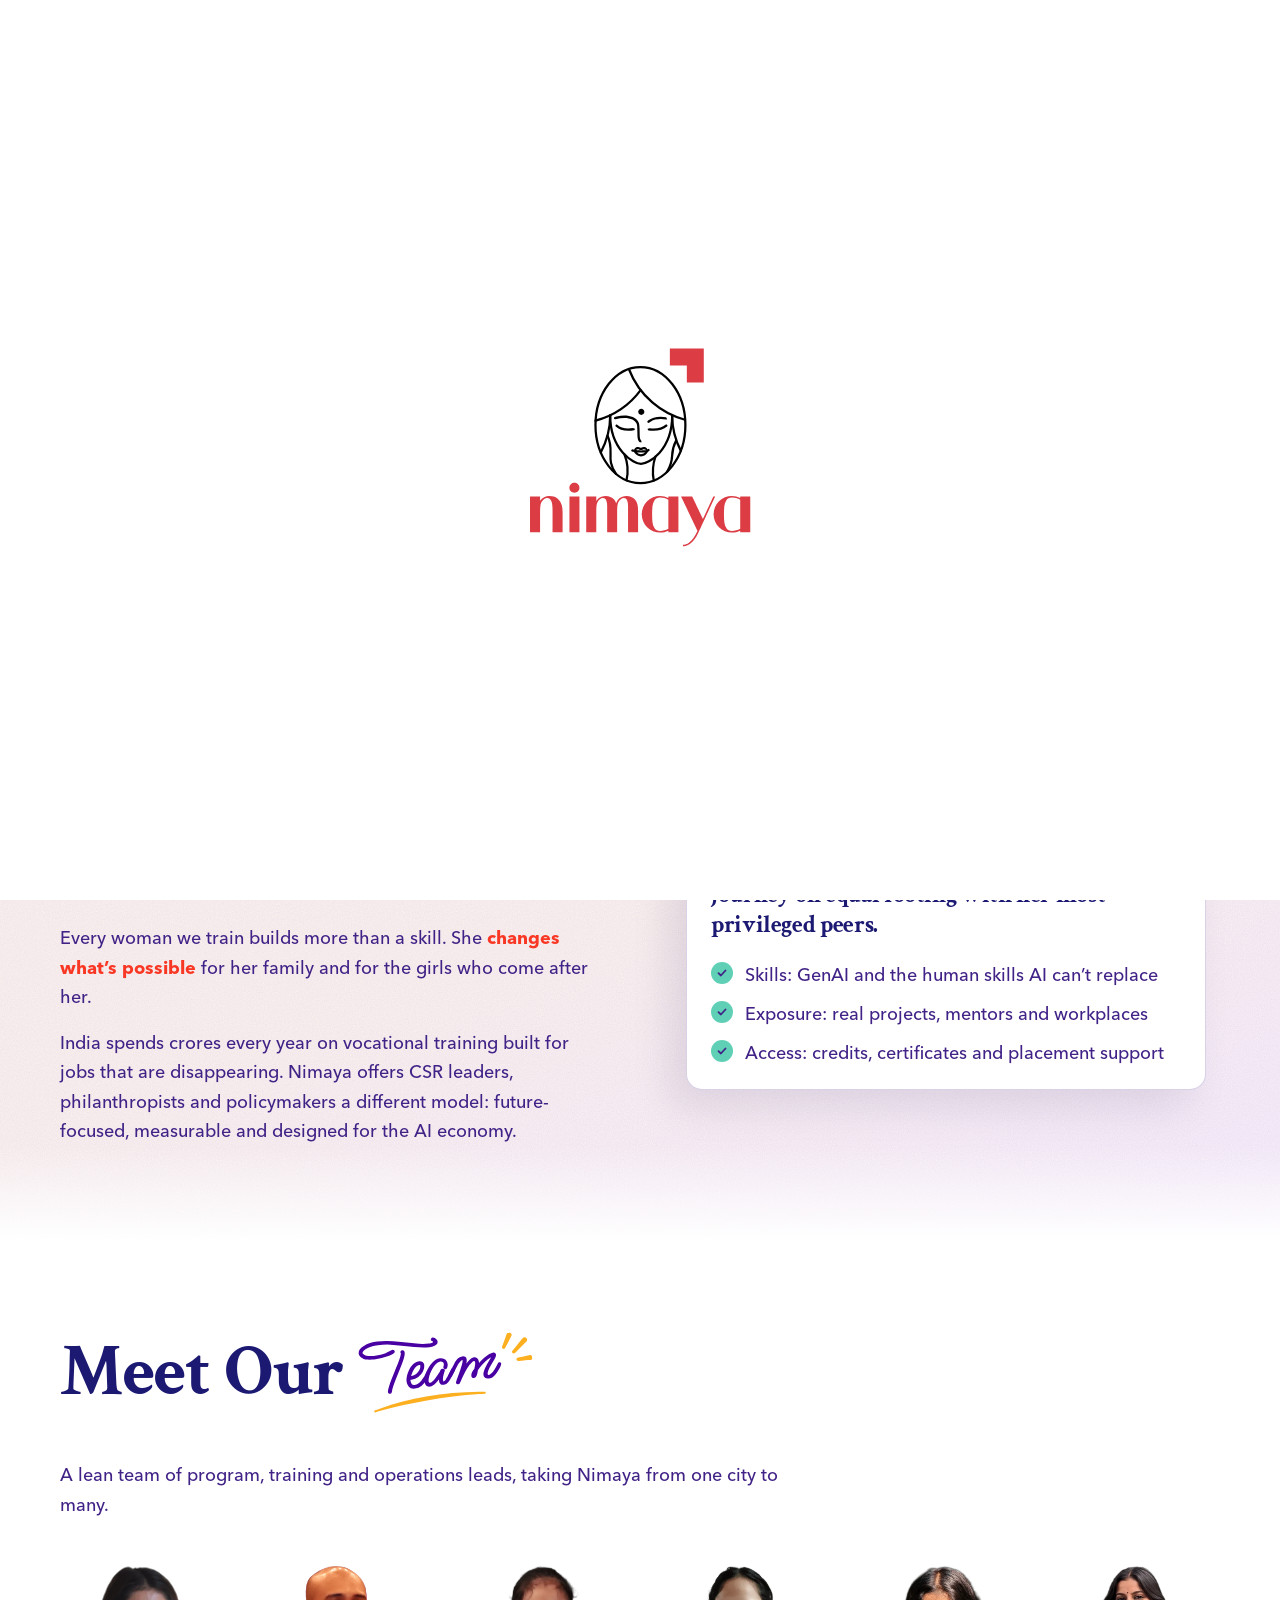
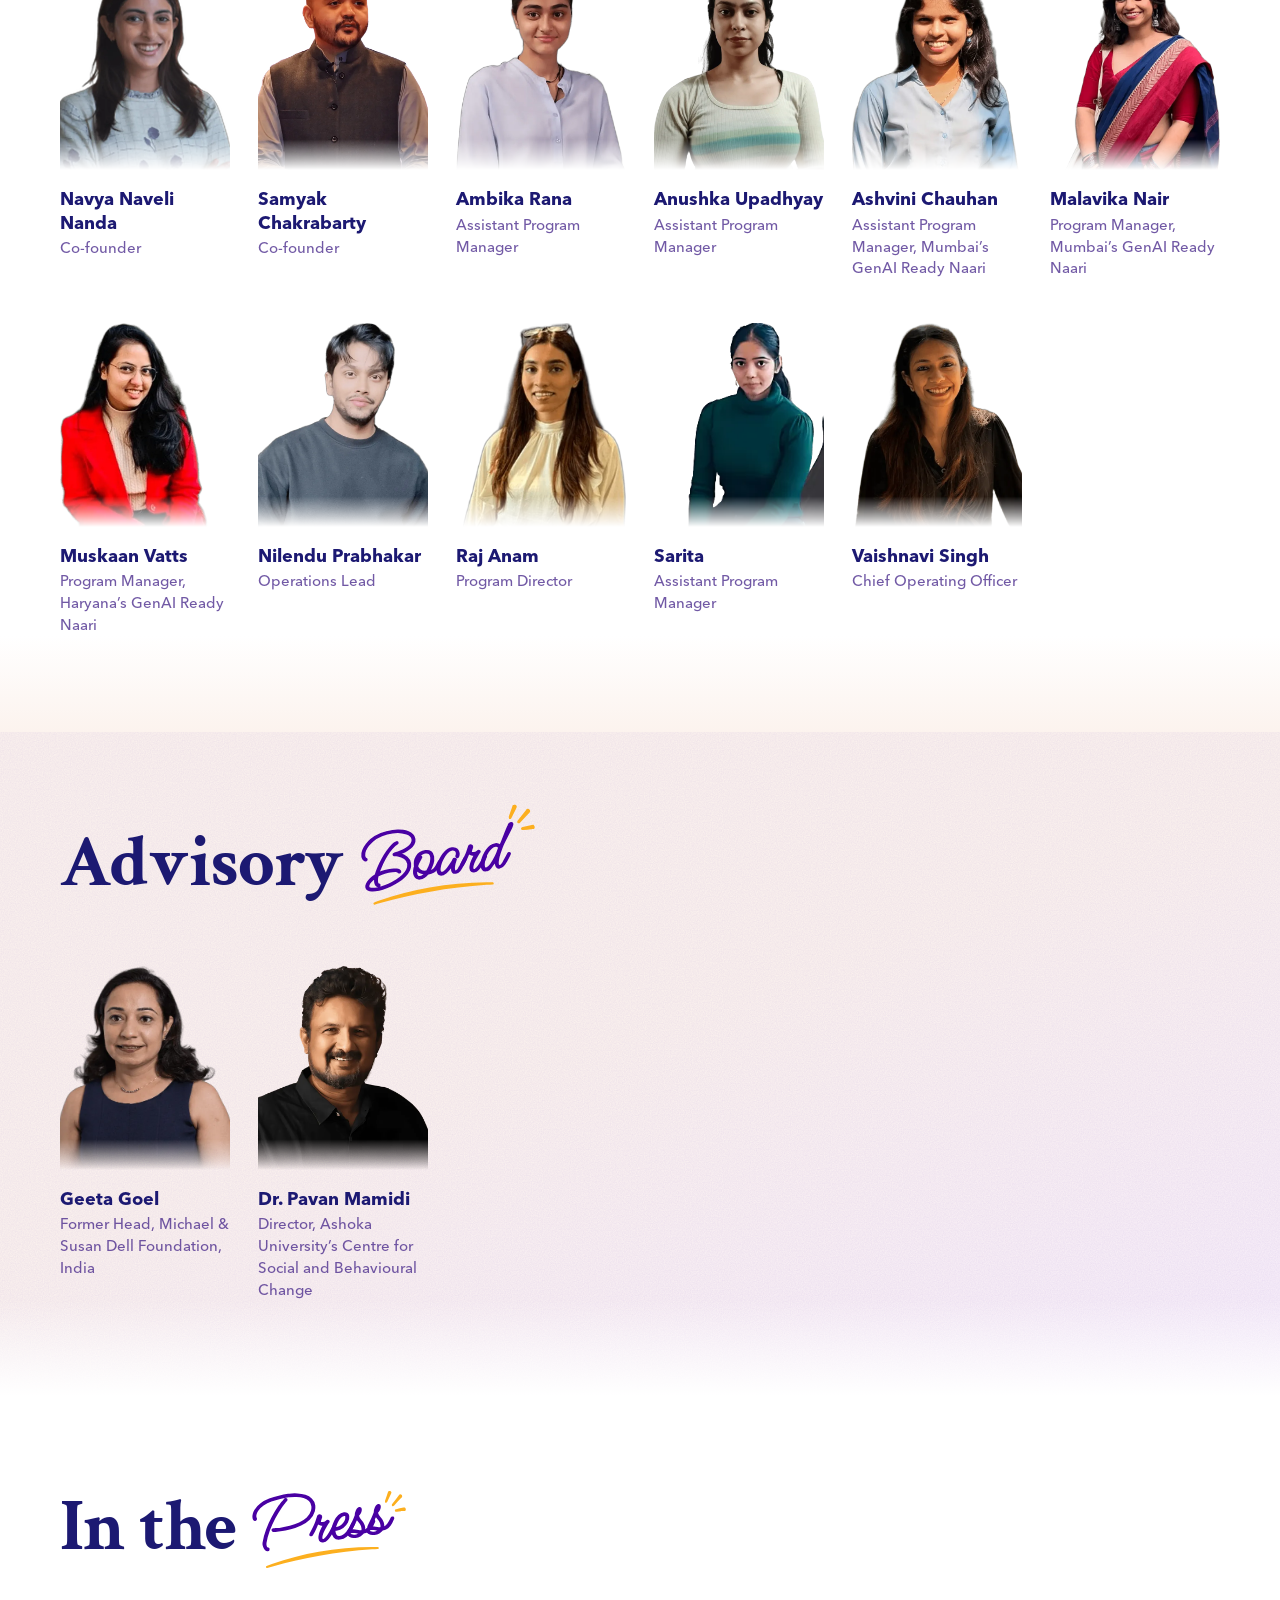
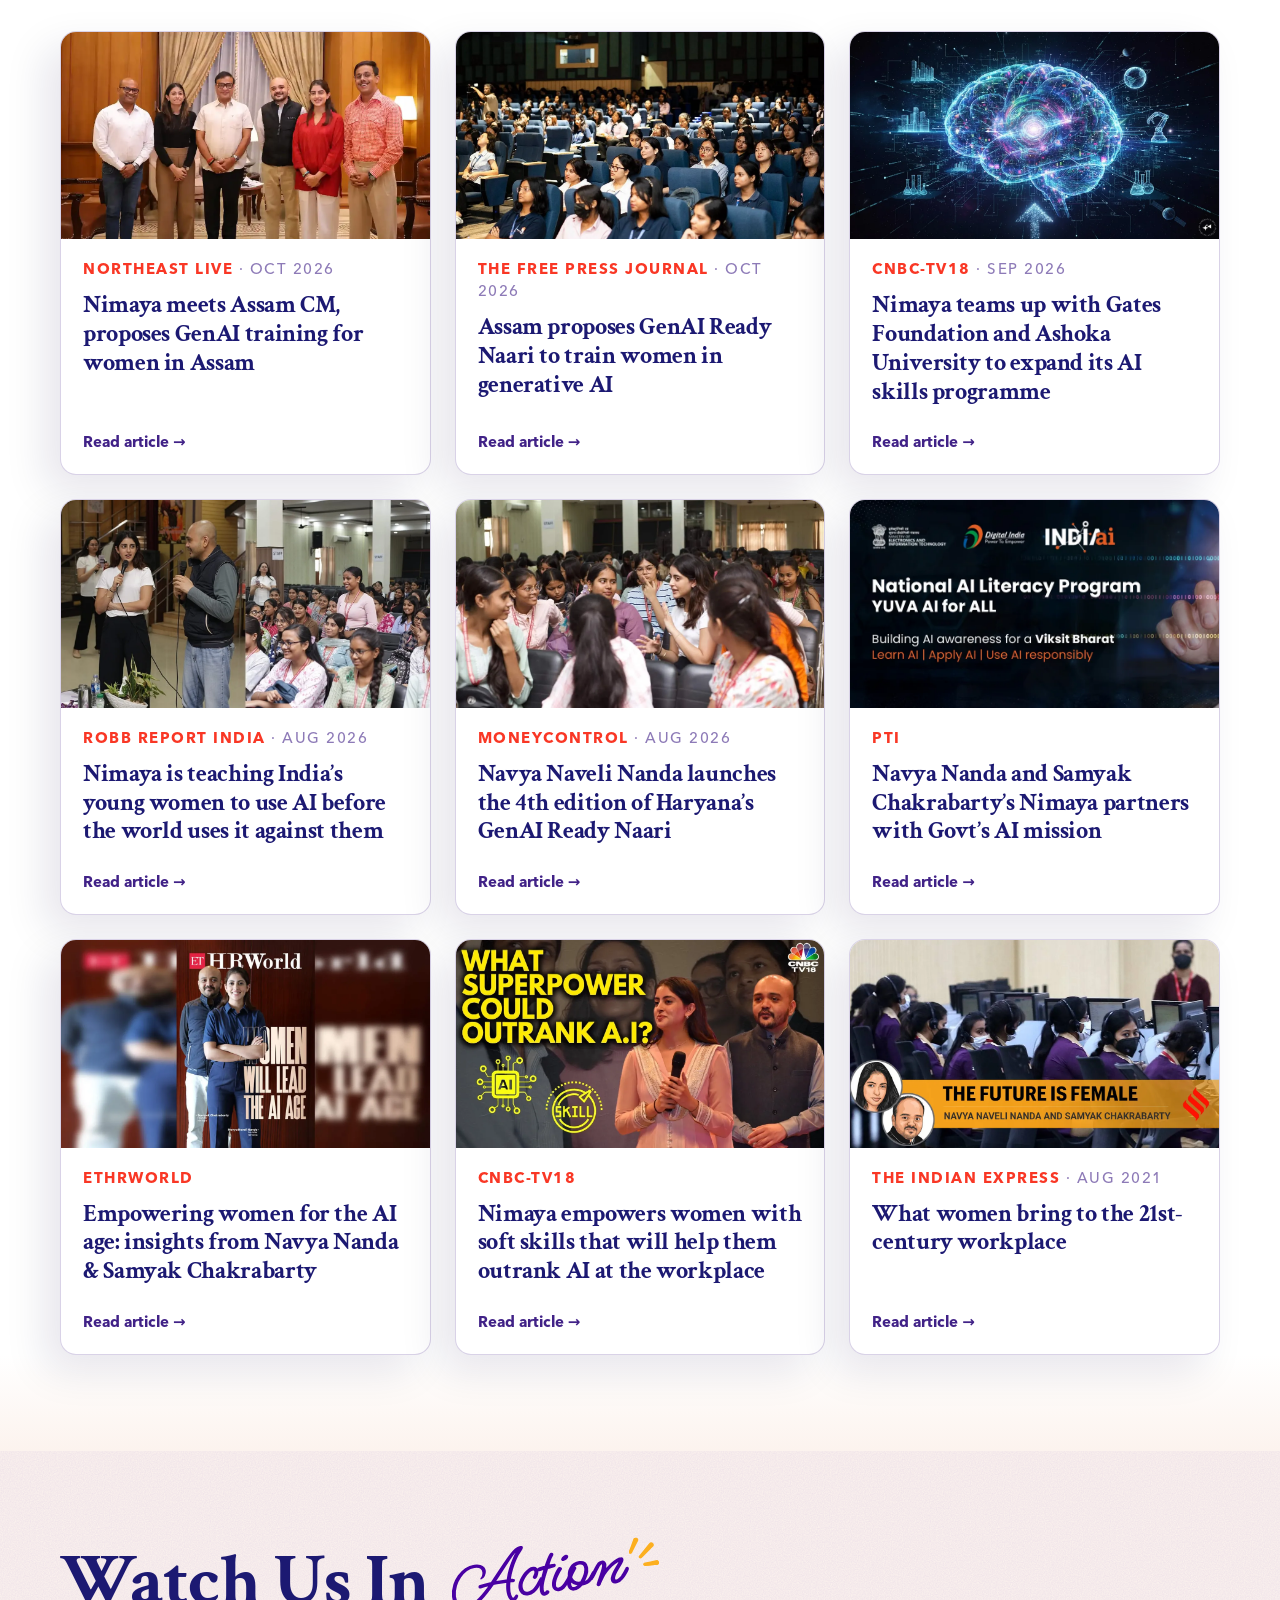
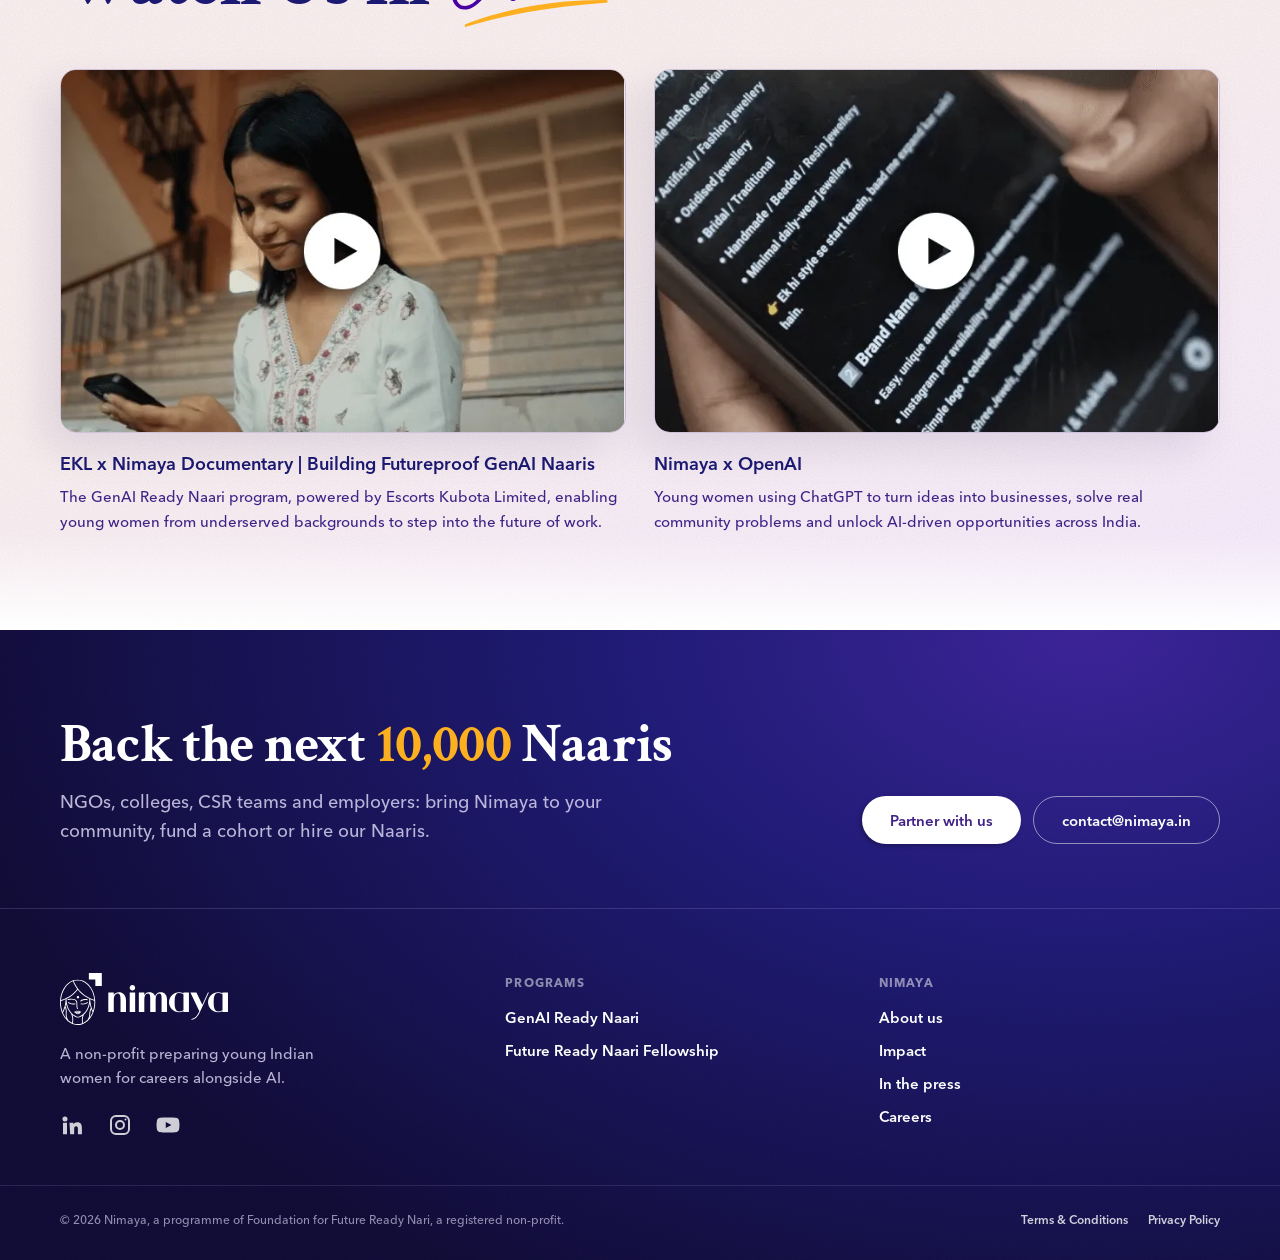
<file: about-us/index.html>
<!doctype html>
<html lang="en">
<head>
  <meta charset="utf-8">
  <meta name="viewport" content="width=device-width, initial-scale=1">
  <title>About us | Nimaya</title>
  <meta name="description" content="Nimaya is a not-for-profit equipping women from India's most underrepresented communities to thrive alongside GenAI at work.">
  <meta property="og:url" content="https://www.nimaya.in/about-us">
  <meta property="og:type" content="website">
  <meta property="og:title" content="About us | Nimaya">
  <meta property="og:description" content="Nimaya is a not-for-profit equipping women from India's most underrepresented communities to thrive alongside GenAI at work.">
  <meta name="twitter:card" content="summary_large_image">
  <meta name="twitter:title" content="About us | Nimaya">
  <meta name="twitter:description" content="Nimaya is a not-for-profit equipping women from India's most underrepresented communities to thrive alongside GenAI at work.">
  <link rel="icon" href="../assets/img/favicon-light.png" media="(prefers-color-scheme: light)">
  <link rel="icon" href="../assets/img/favicon-dark.png" media="(prefers-color-scheme: dark)">
  <link rel="preload" href="../assets/fonts/avenir-next-500.woff2" as="font" type="font/woff2" crossorigin>
  <link rel="preload" href="../assets/fonts/crimson-text-700.woff2" as="font" type="font/woff2" crossorigin>
  <link rel="preload" href="../assets/fonts/ms-madi.woff2" as="font" type="font/woff2" crossorigin>
  <script>document.documentElement.classList.add("js")</script>
  <link rel="stylesheet" href="../css/style.css">
</head>
<body class="has-dark-landing">
  <!-- Splash: animated logo on white, once per visit on whichever page comes first -->
  <div class="splash" aria-hidden="true"><div class="splash__logo"></div></div>
  <script src="../js/splash-gate.js" data-base="../"></script>

  <!-- Navigation -->
  <header class="nav">
    <div class="nav__inner">
      <a class="nav__logo" href="../"><img src="../assets/img/logo.svg" alt="Nimaya" width="120" height="37"></a>
      <nav class="nav__links" id="nav-links" aria-label="Main">
        <a href="../">Home</a>
        <div class="nav__drop">
          <button class="nav__drop-btn" type="button" aria-expanded="false">Programs <svg viewBox="0 0 10 10" aria-hidden="true"><path d="M1.5 3.5L5 7l3.5-3.5" fill="none" stroke="currentColor" stroke-width="1.6" stroke-linecap="round" stroke-linejoin="round"/></svg></button>
          <div class="nav__menu">
            <a href="../programs/genai-ready-naari/"><b>#GenAIReadyNaari</b><span>40-hour GenAI &amp; workplace skills program</span><i class="nav__short">GenAI Naari</i></a>
            <a href="../programs/future-naari-fellowship/"><b>#FutureReadyNaariFellowship</b><span>12-month, placement-linked fellowship</span><i class="nav__short">Fellowship</i></a>
          </div>
        </div>
        <a href="../impact/">Impact</a>
        <a class="is-active" aria-current="page" href="../about-us/">About us</a>
        <a href="../careers/">Careers</a>
        <a href="../contact-us/">Contact</a>
      </nav>
      <button class="nav__toggle" type="button" aria-expanded="false" aria-controls="nav-links" aria-label="Open menu"><span></span><span></span></button>
    </div>
  </header>

  <main>

    <!-- Landing: a dark photo hero, Home's look at a shorter height -->
    <div class="hero landing page-hero" style="--focus: 50% 55%">
      <figure class="page-hero__photo"><img src="../assets/img/photos/about-hero.webp" alt="Naaris from the Mumbai cohort together in the office" width="2000" height="1125" fetchpriority="high"></figure>
      <div class="landing__shade" aria-hidden="true"></div>
      <div class="wrap page-hero__content">
          <h1 class="hero__title">
            <span class="line">Every Naari deserves</span>
            <span class="line"><span class="hero__naari">an equal</span> <span class="script"><span class="script__swish" aria-hidden="true"></span>Star<span class="script__end script__end--tall" style="--em-x: 0.1em; --em-y: 0.3em">t<img class="script__earmarks" src="../assets/Motifs/earmarks.svg" alt="" width="17" height="18"></span></span></span>
          </h1>
          <p class="page-hero__sub" data-reveal="up" data-delay="0.45">Nimaya is a not-for-profit founded in 2021 by Navya Naveli Nanda and Samyak Chakrabarty on a simple belief: <b class="em">a young woman’s future should not be limited by her background.</b> We prepare women from India’s most underserved communities for the AI-era workplace, with GenAI skills, industry exposure and a path into their first jobs.</p>
      </div>
    </div>

    <!-- A new template -->
    <section>
      <div class="wrap split">
        <div class="split__text">
          <h2 class="display">A New Template for <span class="script"><span class="script__swish" aria-hidden="true"></span>Chang<span class="script__end">e<img class="script__earmarks" src="../assets/Motifs/earmarks.svg" alt="" width="17" height="18"></span></span></h2>
          <p class="body" data-reveal="up">Every woman we train builds more than a skill. She <b class="em">changes what’s possible</b> for her family and for the girls who come after her.</p>
          <p class="body" data-reveal="up">India spends crores every year on vocational training built for jobs that are disappearing. Nimaya offers CSR leaders, philanthropists and policymakers a different model: future-focused, measurable and designed for the AI economy.</p>
        </div>
        <div class="split__media" data-reveal="up">
          <div class="card card--tabbed values">
            <p class="card__tab">Our Mission</p>
            <div class="card__body">
              <p class="values__lead">To ensure every Nimaya Naari begins her journey on equal footing with her most privileged peers.</p>
              <ul class="ticks">
                <li>Skills: GenAI and the human skills AI can’t replace</li>
                <li>Exposure: real projects, mentors and workplaces</li>
                <li>Access: credits, certificates and placement support</li>
              </ul>
            </div>
          </div>
        </div>
      </div>
    </section>

    <!-- Team -->
    <section>
      <div class="wrap">
        <div class="head">
          <h2 class="display">Meet Our <span class="script"><span class="script__swish" aria-hidden="true"></span>Tea<span class="script__end" style="--em-x: 0.14em; --em-y: -0.04em">m<img class="script__earmarks" src="../assets/Motifs/earmarks.svg" alt="" width="17" height="18"></span></span></h2>
          <p class="body" data-reveal="up">A lean team of program, training and operations leads, taking Nimaya from one city to many.</p>
        </div>
        <ul class="people team">
          <li class="person" data-reveal="up" data-delay="0.10"><div class="person__photo"><img src="../assets/img/people/team-navya.webp" alt="" loading="lazy"></div><p class="person__name">Navya Naveli Nanda</p><p class="person__role">Co-founder</p></li>
          <li class="person" data-reveal="up" data-delay="0.18"><div class="person__photo"><img src="../assets/img/people/team-samyak.webp" alt="" loading="lazy"></div><p class="person__name">Samyak Chakrabarty</p><p class="person__role">Co-founder</p></li>
          <li class="person" data-reveal="up" data-delay="0.26"><div class="person__photo"><img src="../assets/img/people/team-ambika.webp" alt="" loading="lazy"></div><p class="person__name">Ambika Rana</p><p class="person__role">Assistant Program Manager</p></li>
          <li class="person" data-reveal="up" data-delay="0.34"><div class="person__photo"><img src="../assets/img/people/team-anushka.webp" alt="" loading="lazy"></div><p class="person__name">Anushka Upadhyay</p><p class="person__role">Assistant Program Manager</p></li>
          <li class="person" data-reveal="up" data-delay="0.42"><div class="person__photo"><img src="../assets/img/people/team-ashvini.webp" alt="" loading="lazy"></div><p class="person__name">Ashvini Chauhan</p><p class="person__role">Assistant Program Manager, Mumbai’s GenAI Ready Naari</p></li>
          <li class="person" data-reveal="up" data-delay="0.50"><div class="person__photo"><img src="../assets/img/people/team-malavika.webp" alt="" loading="lazy"></div><p class="person__name">Malavika Nair</p><p class="person__role">Program Manager, Mumbai’s GenAI Ready Naari</p></li>
          <li class="person" data-reveal="up" data-delay="0.10"><div class="person__photo"><img src="../assets/img/people/team-muskaan.webp" alt="" loading="lazy"></div><p class="person__name">Muskaan Vatts</p><p class="person__role">Program Manager, Haryana’s GenAI Ready Naari</p></li>
          <li class="person" data-reveal="up" data-delay="0.18"><div class="person__photo"><img src="../assets/img/people/team-nilendu.webp" alt="" loading="lazy"></div><p class="person__name">Nilendu Prabhakar</p><p class="person__role">Operations Lead</p></li>
          <li class="person" data-reveal="up" data-delay="0.26"><div class="person__photo"><img src="../assets/img/people/team-raj.webp" alt="" loading="lazy"></div><p class="person__name">Raj Anam</p><p class="person__role">Program Director</p></li>
          <li class="person" data-reveal="up" data-delay="0.34"><div class="person__photo"><img src="../assets/img/people/team-sarita.webp" alt="" loading="lazy"></div><p class="person__name">Sarita</p><p class="person__role">Assistant Program Manager</p></li>
          <li class="person" data-reveal="up" data-delay="0.42"><div class="person__photo"><img src="../assets/img/people/team-vaishnavi.webp" alt="" loading="lazy"></div><p class="person__name">Vaishnavi Singh</p><p class="person__role">Chief Operating Officer</p></li>
        </ul>
      </div>
    </section>

    <!-- Advisory board -->
    <section>
      <div class="wrap">
        <div class="head">
          <h2 class="display">Advisory <span class="script"><span class="script__swish" aria-hidden="true"></span>Boar<span class="script__end script__end--tall" style="--em-x: 0.12em; --em-y: 0.04em">d<img class="script__earmarks" src="../assets/Motifs/earmarks.svg" alt="" width="17" height="18"></span></span></h2>
        </div>
        <ul class="people advisors">
          <li class="person" data-reveal="up" data-delay="0.10"><div class="person__photo"><img src="../assets/img/people/team-geeta.webp" alt="" loading="lazy"></div><p class="person__name">Geeta Goel</p><p class="person__role">Former Head, Michael &amp; Susan Dell Foundation, India</p></li>
          <li class="person" data-reveal="up" data-delay="0.18"><div class="person__photo"><img src="../assets/img/people/team-pavan.webp" alt="" loading="lazy"></div><p class="person__name">Dr. Pavan Mamidi</p><p class="person__role">Director, Ashoka University’s Centre for Social and Behavioural Change</p></li>
        </ul>
      </div>
    </section>

    <!-- Press -->
    <section id="press">
      <div class="wrap">
        <div class="head">
          <h2 class="display">In the <span class="script"><span class="script__swish" aria-hidden="true"></span>Pres<span class="script__end">s<img class="script__earmarks" src="../assets/Motifs/earmarks.svg" alt="" width="17" height="18"></span></span></h2>
        </div>
        <ul class="press" style="--cols: 3">
          <li data-reveal="up" data-delay="0.1"><a class="card press__card" href="https://northeastlivetv.com/topnews/amitabh-bachchans-grand-daughter-co-founder-of-nimaya-foundation-meets-assam-cm-proposes-genai-training-for-women-in-assam/" target="_blank" rel="noopener"><span class="press__thumb"><img src="../assets/img/press/northeastlive.webp" alt="" loading="lazy"></span><p class="press__outlet">Northeast Live<span class="press__date"> · Oct 2026</span></p><p class="press__title">Nimaya meets Assam CM, proposes GenAI training for women in Assam</p><p class="press__more">Read article →</p></a></li>
          <li data-reveal="up" data-delay="0.2"><a class="card press__card" href="https://www.freepressjournal.in/education/assam-proposes-genai-ready-naari-programme-to-train-women-in-generative-ai-empower-tribal-communities-boost-career-opportunities" target="_blank" rel="noopener"><span class="press__thumb"><img src="../assets/img/press/freepressjournal.webp" alt="" loading="lazy"></span><p class="press__outlet">The Free Press Journal<span class="press__date"> · Oct 2026</span></p><p class="press__title">Assam proposes GenAI Ready Naari to train women in generative AI</p><p class="press__more">Read article →</p></a></li>
          <li data-reveal="up" data-delay="0.3"><a class="card press__card" href="https://www.cnbctv18.com/technology/nimaya-gates-foundation-ashoka-university-gen-ai-skills-women-ahmedabad-guwahati-19992718.htm" target="_blank" rel="noopener"><span class="press__thumb"><img src="../assets/img/press/cnbctv18.webp" alt="" loading="lazy"></span><p class="press__outlet">CNBC-TV18<span class="press__date"> · Sep 2026</span></p><p class="press__title">Nimaya teams up with Gates Foundation and Ashoka University to expand its AI skills programme</p><p class="press__more">Read article →</p></a></li>
          <li data-reveal="up" data-delay="0.1"><a class="card press__card" href="https://www.robbreportindia.com/travel/india/nimaya-is-teaching-indias-young-women-to-use-ai-before-the-world-uses-it-against-them" target="_blank" rel="noopener"><span class="press__thumb"><img src="../assets/img/press/robbreport.webp" alt="" loading="lazy"></span><p class="press__outlet">Robb Report India<span class="press__date"> · Aug 2026</span></p><p class="press__title">Nimaya is teaching India’s young women to use AI before the world uses it against them</p><p class="press__more">Read article →</p></a></li>
          <li data-reveal="up" data-delay="0.2"><a class="card press__card" href="https://www.moneycontrol.com/entertainment/navya-naveli-nanda-launches-4th-edition-of-haryana-s-genai-ready-naari-programme-article-14011127.html" target="_blank" rel="noopener"><span class="press__thumb"><img src="../assets/img/press/moneycontrol.webp" alt="" loading="lazy"></span><p class="press__outlet">Moneycontrol<span class="press__date"> · Aug 2026</span></p><p class="press__title">Navya Naveli Nanda launches the 4th edition of Haryana’s GenAI Ready Naari</p><p class="press__more">Read article →</p></a></li>
          <li data-reveal="up" data-delay="0.3"><a class="card press__card" href="https://www.ptinews.com/story/entertainment/navya-nanda-and-samyak-chakrabarty-s-nimaya-partners-with-govt-s-ai-mission/3249973" target="_blank" rel="noopener"><span class="press__thumb"><img src="../assets/img/photos/indiaai-banner.webp" alt="" loading="lazy" style="object-position: 0% 50%"></span><p class="press__outlet">PTI</p><p class="press__title">Navya Nanda and Samyak Chakrabarty’s Nimaya partners with Govt’s AI mission</p><p class="press__more">Read article →</p></a></li>
          <li data-reveal="up" data-delay="0.1"><a class="card press__card" href="https://hr.economictimes.indiatimes.com/news/industry/empowering-women-for-the-ai-age-insights-from-navya-nanda-samyak-chakraborty/124150454" target="_blank" rel="noopener"><span class="press__thumb"><img src="../assets/img/press/ethrworld.webp" alt="" loading="lazy"></span><p class="press__outlet">ETHRWorld</p><p class="press__title">Empowering women for the AI age: insights from Navya Nanda &amp; Samyak Chakrabarty</p><p class="press__more">Read article →</p></a></li>
          <li data-reveal="up" data-delay="0.2"><a class="card press__card" href="https://www.cnbctv18.com/binge/nimaya-empowers-women-wit-JuXpuVHV2e8.htm" target="_blank" rel="noopener"><span class="press__thumb"><img src="../assets/img/press/cnbctv18-video.webp" alt="" loading="lazy"></span><p class="press__outlet">CNBC-TV18</p><p class="press__title">Nimaya empowers women with soft skills that will help them outrank AI at the workplace</p><p class="press__more">Read article →</p></a></li>
          <li data-reveal="up" data-delay="0.3"><a class="card press__card" href="https://indianexpress.com/article/opinion/columns/what-women-bring-to-the-21st-century-workplace-7460406/" target="_blank" rel="noopener"><span class="press__thumb"><img src="../assets/img/press/indianexpress.webp" alt="" loading="lazy"></span><p class="press__outlet">The Indian Express<span class="press__date"> · Aug 2021</span></p><p class="press__title">What women bring to the 21st-century workplace</p><p class="press__more">Read article →</p></a></li>
        </ul>
      </div>
    </section>

    <!-- Media -->
    <section>
      <div class="wrap">
        <div class="head">
          <h2 class="display">Watch Us In <span class="script"><span class="script__swish" aria-hidden="true"></span>Actio<span class="script__end" style="--em-x: 0.12em; --em-y: -0.04em">n<img class="script__earmarks" src="../assets/Motifs/earmarks.svg" alt="" width="17" height="18"></span></span></h2>
        </div>
        <div class="news__grid news__grid--pair">
          <div class="news__item" data-reveal="up" data-delay="0.1">
            <button class="news__cover" type="button" data-youtube="D2q-qB-J1Dk" aria-label="Play: EKL x Nimaya Documentary">
              <span class="watch__frame" data-unmask><img src="../assets/img/video-ekl.webp" alt="" width="803" height="516" loading="lazy"></span>
            </button>
            <p class="news__name balance">EKL x Nimaya Documentary | Building Futureproof GenAI Naaris</p>
            <p class="news__desc body">The GenAI Ready Naari program, powered by Escorts Kubota Limited, enabling young women from underserved backgrounds to step into the future of work.</p>
          </div>
          <div class="news__item" data-reveal="up" data-delay="0.2">
            <button class="news__cover" type="button" data-youtube="e-chNhiaxas" aria-label="Play: Nimaya x OpenAI">
              <span class="watch__frame" data-unmask><img src="../assets/img/video-openai.webp" alt="" width="803" height="516" loading="lazy"></span>
            </button>
            <p class="news__name balance">Nimaya x OpenAI</p>
            <p class="news__desc body">Young women using ChatGPT to turn ideas into businesses, solve real community problems and unlock AI-driven opportunities across India.</p>
          </div>
        </div>
      </div>
    </section>

  </main>

  <!-- Footer -->
  <footer class="footer">
    <div class="wrap footer__cta" data-reveal="up">
      <div class="footer__cta-text">
        <h2 class="footer__title">Back the next <em>10,000</em> Naaris</h2>
        <p class="footer__lead">NGOs, colleges, CSR teams and employers: bring Nimaya to your community, fund a cohort or hire our Naaris.</p>
      </div>
      <div class="footer__cta-btns">
        <a class="btn btn--light" href="../contact-us/">Partner with us</a>
        <a class="btn btn--ghost" href="mailto:contact@nimaya.in">contact@nimaya.in</a>
      </div>
    </div>
    <div class="wrap footer__main">
      <div class="footer__brand">
        <a class="footer__logo" href="../"><img src="../assets/img/logo.svg" alt="Nimaya" width="207" height="64"></a>
        <p class="footer__tag">A non-profit preparing young Indian women for careers alongside AI.</p>
        <div class="footer__social">
        <a href="https://www.linkedin.com/company/nimaya" target="_blank" rel="noopener" aria-label="LinkedIn"><svg viewBox="0 0 24 24" fill="currentColor" aria-hidden="true"><path d="M4.98 3.5a2.5 2.5 0 1 1 0 5 2.5 2.5 0 0 1 0-5zM3 9.75h4v11.5H3zM9.5 9.75h3.8v1.6h.06c.53-1 1.83-2.05 3.77-2.05 4.03 0 4.77 2.65 4.77 6.1v5.85h-4v-5.2c0-1.24-.02-2.84-1.73-2.84-1.73 0-2 1.35-2 2.75v5.29h-4z"/></svg></a>
        <a href="https://www.instagram.com/nimayafoundation/" target="_blank" rel="noopener" aria-label="Instagram"><svg viewBox="0 0 24 24" fill="none" stroke="currentColor" stroke-width="2" aria-hidden="true"><rect x="3" y="3" width="18" height="18" rx="5"/><circle cx="12" cy="12" r="4"/><circle cx="17.5" cy="6.5" r="1" fill="currentColor" stroke="none"/></svg></a>
        <a href="https://www.youtube.com/channel/UCvZ4J6YadeVFr-cgwD-o3aw" target="_blank" rel="noopener" aria-label="YouTube"><svg viewBox="0 0 24 24" fill="currentColor" aria-hidden="true"><path d="M23 7.2a3 3 0 0 0-2.1-2.1C19 4.6 12 4.6 12 4.6s-7 0-8.9.5A3 3 0 0 0 1 7.2 31 31 0 0 0 .5 12a31 31 0 0 0 .5 4.8 3 3 0 0 0 2.1 2.1c1.9.5 8.9.5 8.9.5s7 0 8.9-.5a3 3 0 0 0 2.1-2.1 31 31 0 0 0 .5-4.8 31 31 0 0 0-.5-4.8zM9.75 15.02V8.98L15.5 12z"/></svg></a>
      </div>
      </div>
      <nav class="footer__cols" aria-label="Footer">
        <div class="footer__col">
          <p class="footer__head">Programs</p>
          <a href="../programs/genai-ready-naari/">GenAI Ready Naari</a>
          <a href="../programs/future-naari-fellowship/">Future Ready Naari Fellowship</a>
        </div>
        <div class="footer__col">
          <p class="footer__head">Nimaya</p>
          <a href="../about-us/">About us</a>
          <a href="../impact/">Impact</a>
          <a href="../about-us/#press">In the press</a>
          <a href="../careers/">Careers</a>
        </div>
      </nav>
    </div>
    <div class="wrap footer__bottom">
      <p class="footer__copy">© 2026 Nimaya, a programme of Foundation for Future Ready Nari, a registered non-profit.</p>
      <div class="footer__legal">
        <a href="https://www.nimaya.in/terms-and-conditions">Terms &amp; Conditions</a>
        <a href="https://www.nimaya.in/privacy-policy">Privacy Policy</a>
      </div>
    </div>
  </footer>

  <script src="../js/motion.js" defer></script>
  <script src="../js/main.js" defer></script>
</body>
</html>
</file>
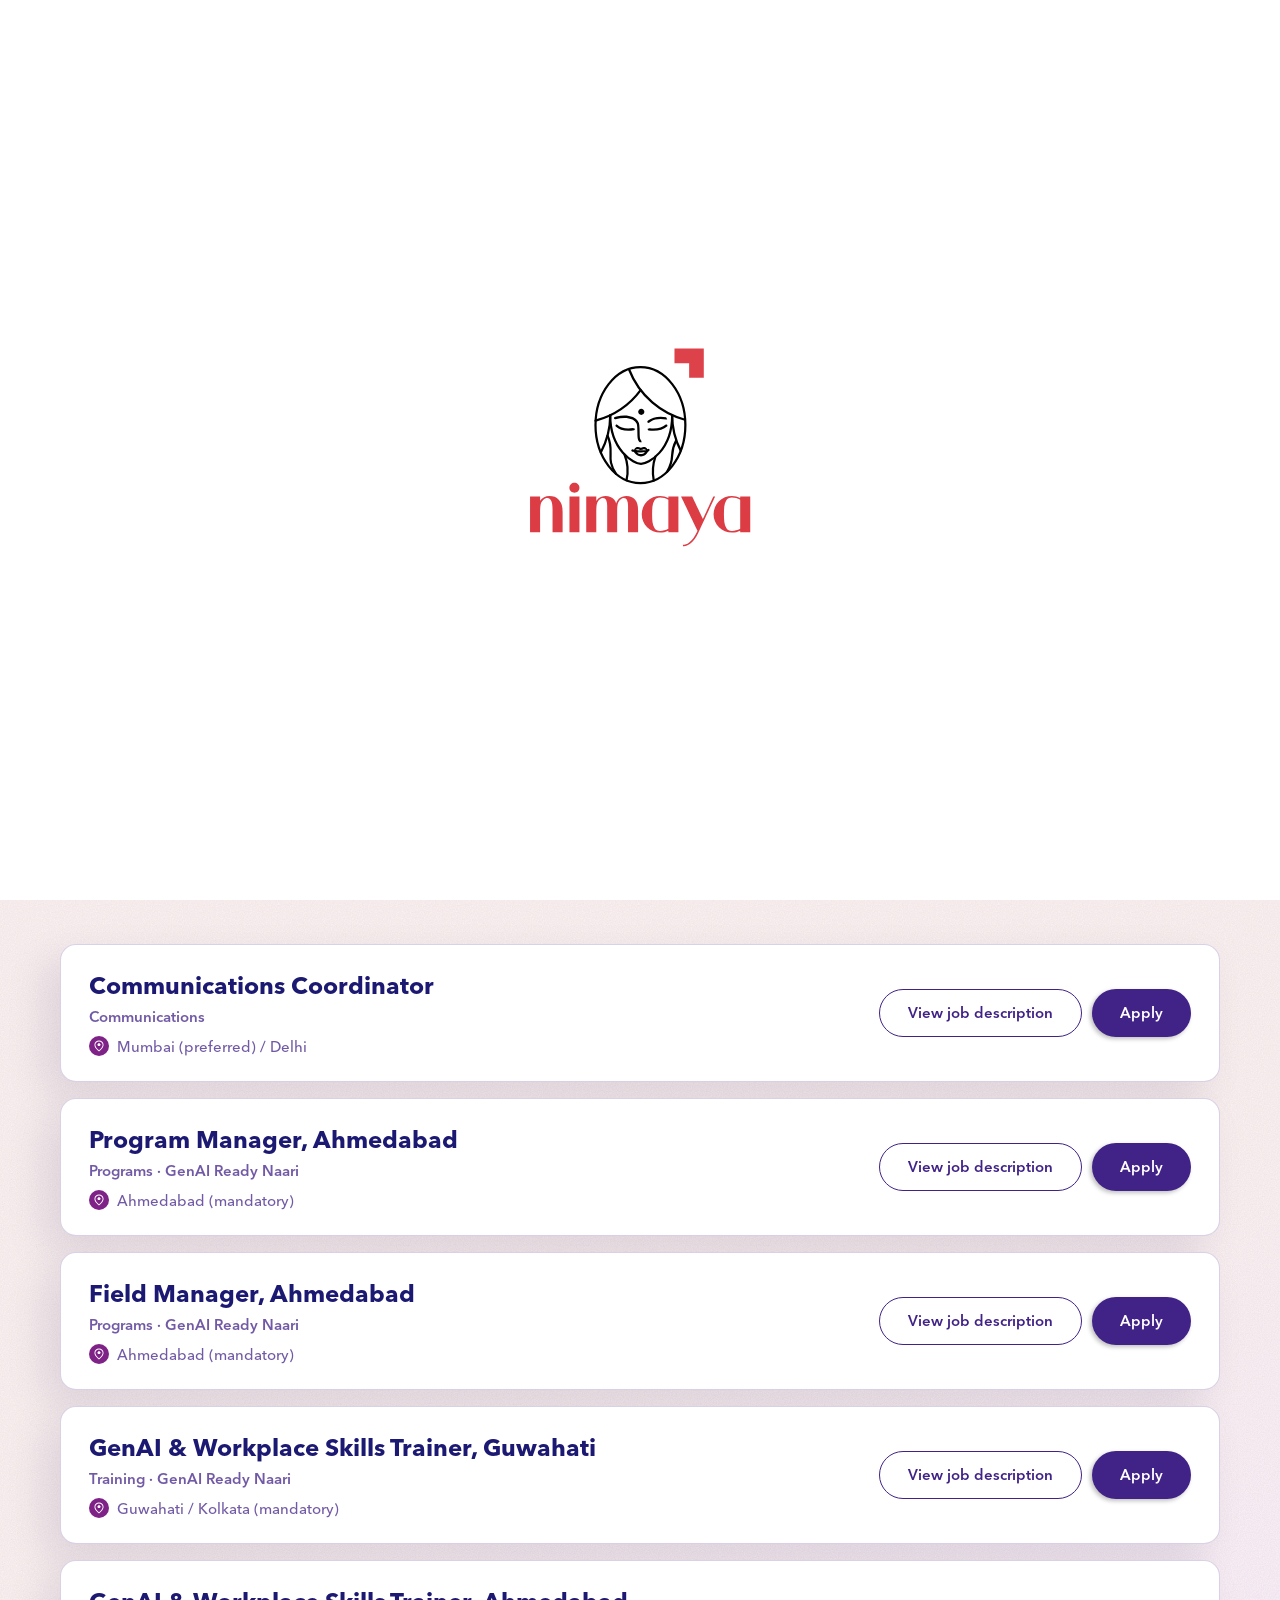
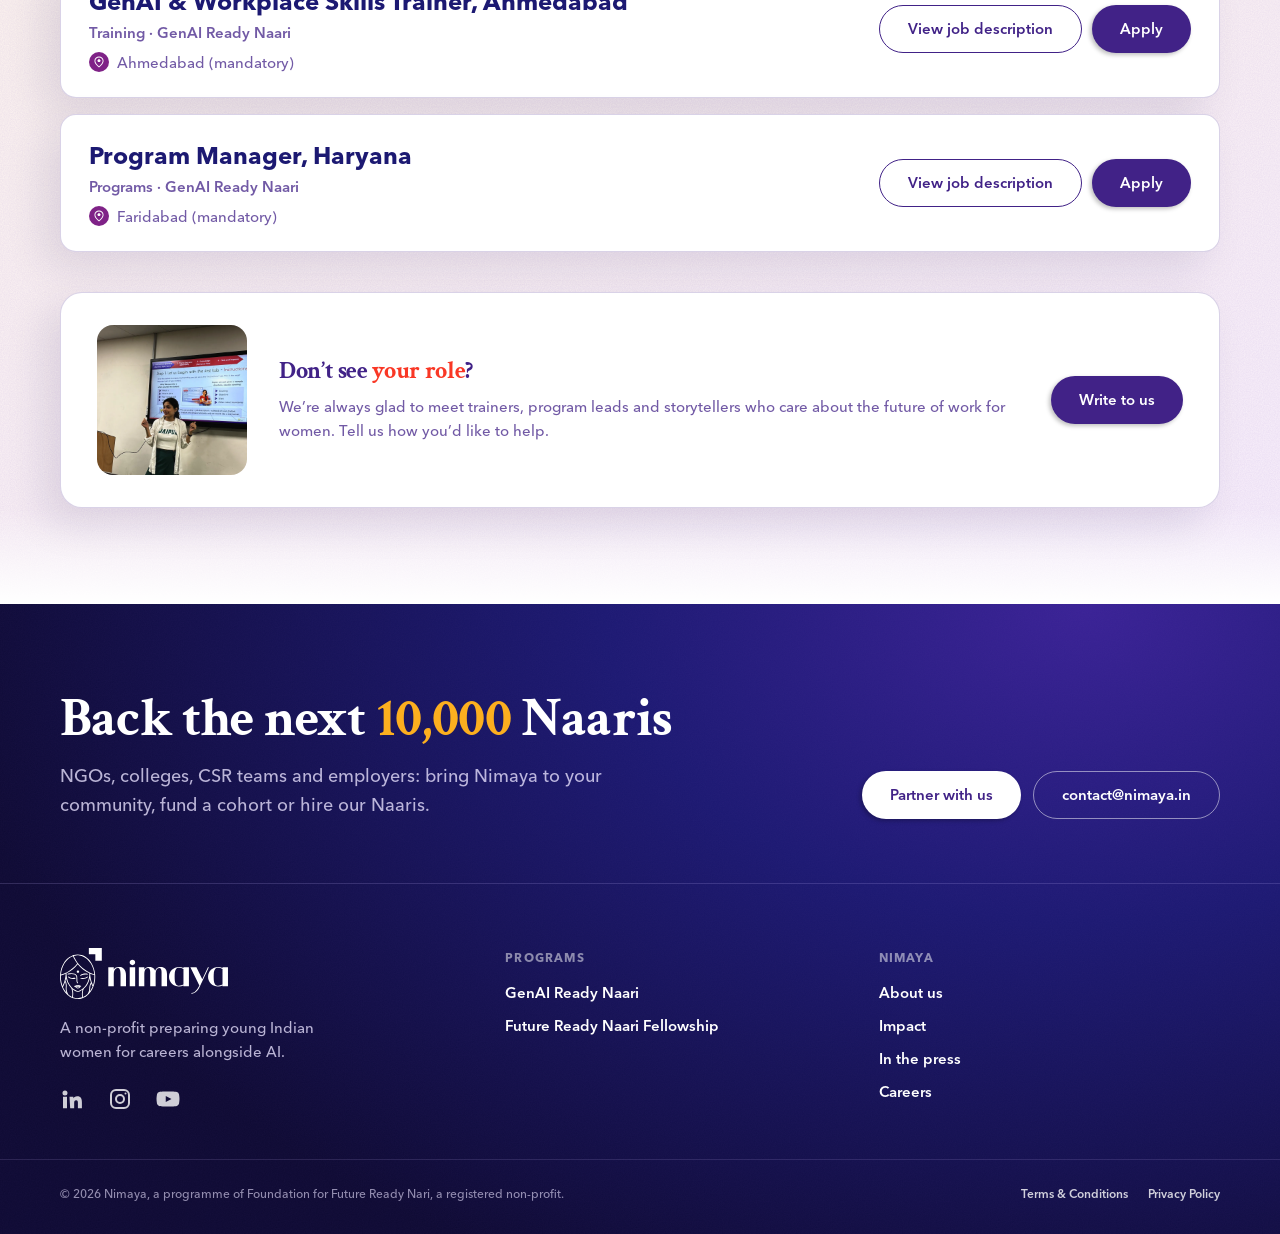
<file: careers/index.html>
<!doctype html>
<html lang="en">
<head>
  <meta charset="utf-8">
  <meta name="viewport" content="width=device-width, initial-scale=1">
  <title>Careers | Nimaya</title>
  <meta name="description" content="Open roles at Nimaya: help young women across India become future ready.">
  <meta property="og:url" content="https://www.nimaya.in/careers">
  <meta property="og:type" content="website">
  <meta property="og:title" content="Careers | Nimaya">
  <meta property="og:description" content="Open roles at Nimaya: help young women across India become future ready.">
  <meta name="twitter:card" content="summary_large_image">
  <meta name="twitter:title" content="Careers | Nimaya">
  <meta name="twitter:description" content="Open roles at Nimaya: help young women across India become future ready.">
  <link rel="icon" href="../assets/img/favicon-light.png" media="(prefers-color-scheme: light)">
  <link rel="icon" href="../assets/img/favicon-dark.png" media="(prefers-color-scheme: dark)">
  <link rel="preload" href="../assets/fonts/avenir-next-500.woff2" as="font" type="font/woff2" crossorigin>
  <link rel="preload" href="../assets/fonts/crimson-text-700.woff2" as="font" type="font/woff2" crossorigin>
  <link rel="preload" href="../assets/fonts/ms-madi.woff2" as="font" type="font/woff2" crossorigin>
  <script>document.documentElement.classList.add("js")</script>
  <link rel="stylesheet" href="../css/style.css">
</head>
<body class="has-dark-landing">
  <!-- Splash: animated logo on white, once per visit on whichever page comes first -->
  <div class="splash" aria-hidden="true"><div class="splash__logo"></div></div>
  <script src="../js/splash-gate.js" data-base="../"></script>

  <!-- Navigation -->
  <header class="nav">
    <div class="nav__inner">
      <a class="nav__logo" href="../"><img src="../assets/img/logo.svg" alt="Nimaya" width="120" height="37"></a>
      <nav class="nav__links" id="nav-links" aria-label="Main">
        <a href="../">Home</a>
        <div class="nav__drop">
          <button class="nav__drop-btn" type="button" aria-expanded="false">Programs <svg viewBox="0 0 10 10" aria-hidden="true"><path d="M1.5 3.5L5 7l3.5-3.5" fill="none" stroke="currentColor" stroke-width="1.6" stroke-linecap="round" stroke-linejoin="round"/></svg></button>
          <div class="nav__menu">
            <a href="../programs/genai-ready-naari/"><b>#GenAIReadyNaari</b><span>40-hour GenAI &amp; workplace skills program</span><i class="nav__short">GenAI Naari</i></a>
            <a href="../programs/future-naari-fellowship/"><b>#FutureReadyNaariFellowship</b><span>12-month, placement-linked fellowship</span><i class="nav__short">Fellowship</i></a>
          </div>
        </div>
        <a href="../impact/">Impact</a>
        <a href="../about-us/">About us</a>
        <a class="is-active" aria-current="page" href="../careers/">Careers</a>
        <a href="../contact-us/">Contact</a>
      </nav>
      <button class="nav__toggle" type="button" aria-expanded="false" aria-controls="nav-links" aria-label="Open menu"><span></span><span></span></button>
    </div>
  </header>

  <main>

    <!-- Landing: a dark photo hero, Home's look at a shorter height -->
    <div class="hero landing page-hero" style="--focus: 50% 35%">
      <figure class="page-hero__photo"><img src="../assets/img/photos/careers-hero.webp" alt="A Nimaya trainer leading a session in Jaipur" width="2000" height="1125" fetchpriority="high"></figure>
      <div class="landing__shade" aria-hidden="true"></div>
      <div class="wrap page-hero__content">
          <h1 class="hero__title">
            <span class="line">Build a career that</span>
            <span class="line"><span class="hero__naari">builds</span> <span class="script"><span class="script__swish" aria-hidden="true"></span>Career<span class="script__end">s<img class="script__earmarks" src="../assets/Motifs/earmarks.svg" alt="" width="17" height="18"></span></span></span>
          </h1>
          <p class="page-hero__sub" data-reveal="up" data-delay="0.45">We’re a small, fast-moving team taking GenAI skills to young women across India. If you want your work to <b class="em">change what’s possible for a Naari</b>, we’d love to hear from you.</p>
          <div class="hero__cta page-hero__cta" data-reveal="up" data-delay="0.6"><a class="btn landing__btn" href="#roles">See open roles</a></div>
      </div>
    </div>

    <!-- Open roles -->
    <section id="roles">
      <div class="wrap">
        <div class="head">
          <h2 class="display">Open <span class="script"><span class="script__swish" aria-hidden="true"></span>Role<span class="script__end">s<img class="script__earmarks" src="../assets/Motifs/earmarks.svg" alt="" width="17" height="18"></span></span></h2>
          <p class="body" data-reveal="up">Applications open in a new tab.</p>
        </div>
        <ul class="jobs">
          <li class="card job" data-reveal="up" data-delay="0.1">
            <div><h3 class="job__title">Communications Coordinator</h3><p class="job__team">Communications</p><p class="job__meta"><img src="../assets/graphics/stats-location.svg" alt="" width="22" height="22">Mumbai (preferred) / Delhi</p></div>
            <div class="job__actions"><button class="btn btn--outline" type="button" data-jd="jd-1">View job description</button><a class="btn btn--filled" href="https://forms.gle/SByGRyPaCnCb6iW97" target="_blank" rel="noopener">Apply</a></div>
            <template id="jd-1">
              <div class="jd" role="dialog" aria-modal="true" aria-labelledby="jd-1-title">
                <div class="jd__side">
                  <p class="jd__team">Communications</p>
                  <h2 class="jd__title" id="jd-1-title">Communications Coordinator</h2>
                  <ul class="jd__meta"><li><svg viewBox="0 0 24 24" aria-hidden="true"><path d="M12 21s-6.5-6.2-6.5-11a6.5 6.5 0 0 1 13 0c0 4.8-6.5 11-6.5 11z"/><circle cx="12" cy="10" r="2.5"/></svg><span><b>Location</b>Mumbai (preferred) / Delhi</span></li><li><svg viewBox="0 0 24 24" aria-hidden="true"><rect x="3.5" y="7.5" width="17" height="12" rx="2.5"/><path d="M9 7.5V5.5A1.5 1.5 0 0 1 10.5 4h3A1.5 1.5 0 0 1 15 5.5v2M3.5 12.5h17"/></svg><span><b>Work Mode</b>Full time</span></li></ul>
                  <a class="btn btn--filled" href="https://forms.gle/SByGRyPaCnCb6iW97" target="_blank" rel="noopener">Apply now</a>
                </div>
                <div class="jd__body">
                <h3 class="jd__h">About Nimaya - A Foundation for Future-ready Naaris</h3>
                <p>Nimaya is a future-ready not-for-profit, co-founded by Navya Nanda and Samyak Chakrabarty, that empowers young women from socio-economic barriers to thrive in the future of work. Our mission is to ensure our Naaris have an edge in leveraging AI at work instead of being at risk of being replaced by it.</p>
                <p>Our guiding question: Why can’t a rickshaw driver’s daughter land a job at Google?</p>
                <p>Unlike traditional skill-building NGOs, Nimaya prepares women for the AI-powered digital economy, not just with skills, but with aspiration and identity. To date, 10,000+ Nimaya Naaris across 5 states have benefited from our interventions, with partnerships including the Government of India’s YuvaAI Mission.</p>
                <p>But we don’t just want to build programmes. We want to build a movement. And movements need stories.</p>
                <h3 class="jd__h">About The Program</h3>
                <p>Our flagship GenAI Ready Naari programme equips learners with 21st century skills, real-world exposure, and the confidence to pursue meaningful career pathways.</p>
                <h3 class="jd__h">What's exciting about this role?</h3>
                <p>Nimaya’s work happens every day, in classrooms, in communities and at events. Someone has to make sure it reaches the world on time, curated properly and exactly as planned. That person is you.</p>
                <p>As Communications Coordinator, you will be the link between our founders, our programme and ground teams, and our social media agency. You will keep the calendar, the trackers and the follow-ups in order, so everyone knows what is going out, who is doing what and by when.</p>
                <p>This is not a creative role. You will not write copy or produce content. You will make sure the people who do are briefed, on time and working to plan. It is a structured job for someone who likes things organised and followed through.</p>
                <h3 class="jd__h">Key Responsibilities</h3>
                <p class="jd__sub"><em>1. Plan the social media calendar with Navya</em></p>
                <ul>
                <li>Sit with the founder to plan what goes out on Nimaya’s social media each month and week</li>
                <li>Maintain the calendar and the tracking spreadsheets</li>
                <li>Manage the automation tools that schedule and publish posts</li>
                <li>Keep track of what is planned, what is done and what is pending</li>
                </ul>
                <p class="jd__sub"><em>2. Coordinate with the ground team</em></p>
                <ul>
                <li>Collect photos, videos and updates from the programme and ground teams</li>
                <li>Make sure they are captured to the standards set</li>
                <li>Follow up so the plan is followed and nothing becomes a last-minute request</li>
                </ul>
                <p class="jd__sub"><em>3. Make hygiene checks muscle memory</em></p>
                <ul>
                <li>Check every post and campaign to confirm funders are credited and tagged correctly</li>
                <li>Keep an up-to-date list of funders and their social media handles</li>
                </ul>
                <p class="jd__sub"><em>4. Coordinate the agency, shoots and events</em></p>
                <ul>
                <li>Share briefs and deadlines with our social media agency and follow up until the work is delivered</li>
                <li>Arrange the logistics for shoots and events, from dates and people to materials</li>
                <li>Collect approvals and make sure the final content goes out as planned</li>
                </ul>
                <h3 class="jd__h">Requirements</h3>
                <p><em>The kind of person we are looking for</em><br>You might call yourself an event manager, a client servicing executive, or a coordinator. Or perhaps you haven’t figured out the label yet. That’s okay. What matters is that you are organised, dependable and see things through until they are done.</p>
                <p><em>You:</em></p>
                <ul>
                <li>Like keeping things organised, on time and on track</li>
                <li>Follow up with people politely and persistently</li>
                <li>Are comfortable with spreadsheets, trackers and scheduling tools</li>
                <li>Can communicate clearly with many people at once, including founders, team members and agencies</li>
                <li>Stay calm when a plan changes at short notice</li>
                <li>Notice small details, like a missing tag or a wrong date</li>
                <li>Are happy to do whatever the work needs, including routine tasks</li>
                </ul>
                <p>Most importantly: you don’t wait to be asked for an update. You follow up first.</p>
                <p><em>Qualifications</em></p>
                <ul>
                <li>1-3 years of prior work experience in any of these areas:</li>
                <li>Event management or event coordination</li>
                <li>Client servicing or account management, preferably at a social media, advertising or communications agency</li>
                <li>Project or operations coordination</li>
                <li>Production coordination for shoots or events</li>
                <li>Social media coordination or community management</li>
                <li>Executive assistance or office coordination</li>
                <li>Experience managing client or stakeholder relationships directly, including in-person coordination</li>
                <li>Experience handling several tasks, events or deadlines at the same time</li>
                <li>Experience planning and running a content or event calendar</li>
                <li>Comfortable with spreadsheets, trackers and calendars, and able to keep them accurate and up to date</li>
                <li>Comfortable with scheduling and automation tools for social media, or willing to learn them quickly</li>
                <li>Experience coordinating with agencies, vendors, photographers or production teams</li>
                <li>Clear written communication for emails, briefs, follow-ups and updates</li>
                <li>Clear spoken communication, comfortable talking to founders, team members and external partners</li>
                <li>Strong attention to detail, such as correct dates, names, tags and credits</li>
                <li>Based out of Delhi/Mumbai</li>
                </ul>
                </div>
                <button class="jd__close" type="button" data-close aria-label="Close"><svg viewBox="0 0 24 24" aria-hidden="true"><path d="M6 6l12 12M18 6L6 18"/></svg></button>
              </div>
            </template>
          </li>
          <li class="card job" data-reveal="up" data-delay="0.15">
            <div><h3 class="job__title">Program Manager, Ahmedabad</h3><p class="job__team">Programs · GenAI Ready Naari</p><p class="job__meta"><img src="../assets/graphics/stats-location.svg" alt="" width="22" height="22">Ahmedabad (mandatory)</p></div>
            <div class="job__actions"><button class="btn btn--outline" type="button" data-jd="jd-2">View job description</button><a class="btn btn--filled" href="https://forms.gle/Nz3DcqmwVPbjq9Zy6" target="_blank" rel="noopener">Apply</a></div>
            <template id="jd-2">
              <div class="jd" role="dialog" aria-modal="true" aria-labelledby="jd-2-title">
                <div class="jd__side">
                  <p class="jd__team">Programs · GenAI Ready Naari</p>
                  <h2 class="jd__title" id="jd-2-title">Program Manager, Ahmedabad</h2>
                  <ul class="jd__meta"><li><svg viewBox="0 0 24 24" aria-hidden="true"><path d="M12 21s-6.5-6.2-6.5-11a6.5 6.5 0 0 1 13 0c0 4.8-6.5 11-6.5 11z"/><circle cx="12" cy="10" r="2.5"/></svg><span><b>Location</b>Ahmedabad (mandatory)</span></li><li><svg viewBox="0 0 24 24" aria-hidden="true"><rect x="3.5" y="7.5" width="17" height="12" rx="2.5"/><path d="M9 7.5V5.5A1.5 1.5 0 0 1 10.5 4h3A1.5 1.5 0 0 1 15 5.5v2M3.5 12.5h17"/></svg><span><b>Work Mode</b>Hybrid | Full Time</span></li><li><svg viewBox="0 0 24 24" aria-hidden="true"><rect x="3.5" y="5" width="17" height="15" rx="2.5"/><path d="M3.5 10h17M8 3v4M16 3v4"/></svg><span><b>Project Period</b>Immediate Joining</span></li></ul>
                  <a class="btn btn--filled" href="https://forms.gle/Nz3DcqmwVPbjq9Zy6" target="_blank" rel="noopener">Apply now</a>
                </div>
                <div class="jd__body">
                <h3 class="jd__h">About Nimaya - A Foundation for Future-ready Naaris</h3>
                <p>Nimaya is a<strong> future-ready not-for-profit cofounded in 2021 by Navya Nanda and Samyak Chakrabarty, focused on preparing young women facing socio-economic barriers for a world of work being rapidly reshaped by AI and emerging technologies.</strong></p>
                <p>As GenAI transforms industries, workflows and hiring expectations, <strong>Nimaya works at the intersection of employability and AI readiness to ensure our Nimaya Naaris are not replaced by AI, but instead are equipped to participate and lead in this new economy</strong>.</p>
                <p>In partnership with institutions such as the <strong>Government of India's IndiaAI Mission</strong>, we have <strong>enabled 10,000+ Nimaya Naaris across 5 states</strong> to step into the new world of work with our flagship program - the GenAI Ready Naari.</p>
                <p class="jd__sub"><strong>Learn more about our mission and the impact we create!</strong></p>
                <ul>
                <li><a href="https://www.youtube.com/watch?v=D2q-qB-J1Dk" target="_blank" rel="noopener">https://www.youtube.com/watch?v=D2q-qB-J1Dk</a></li>
                <li><a href="https://www.ptinews.com/story/entertainment/navya-nanda-and-samyak-chakrabarty-s-nimaya-partners-with-govt-s-ai-mission/3249973" target="_blank" rel="noopener">https://www.ptinews.com/story/entertainment/navya-nanda-and-samyak-chakrabarty-s-nimaya-partners-with-govt-s-ai-mission/3249973</a></li>
                <li><a href="https://mastersunion.org/blog/how-navya-nanda-and-samyak-chakrabarty-are-changing-lives-with-nimaya" target="_blank" rel="noopener">https://mastersunion.org/blog/how-navya-nanda-and-samyak-chakrabarty-are-changing-lives-with-nimaya</a></li>
                </ul>
                <h3 class="jd__h">About The Program</h3>
                <p>The GenAI Ready Naari Program equips young women with Generative AI skills and future-ready workplace competencies through <strong>40 hours of immersive, hands-on learning</strong>, out of which 32 hours are offline training and 8 hours are online. In these sessions, Naaris explore:</p>
                <ul>
                <li>Building Chatbots &amp; training Agentic AIs</li>
                <li>AI-powered research &amp; communication tactics</li>
                <li>Creative problem-solving</li>
                <li>Presentation &amp; collaboration skills</li>
                <li>Real-world projects &amp; mentorship</li>
                </ul>
                <p class="jd__sub"><strong>The goal is not just to teach AI tools but to make learners truly future-ready for what the modern workplace demands: the ability to confidently work with AI instead of feeling threatened by it.</strong></p>
                <h3 class="jd__h"><strong>The Project you will join</strong></h3>
                <p>If selected, you will step into the role of <strong>Program Manager of Nimaya's Ahmedabad GenAI Ready Naari Program </strong></p>
                <p>Over the next 2 years, this project aims to:</p>
                <ul>
                <li><strong>Upskill 900 young women across Ahmedabad</strong></li>
                <li>Expand GenAI learning to <strong>areas where access to AI exposure is still limited</strong></li>
                <li>Ensure <strong>meaningful learner outcomes beyond certification</strong></li>
                </ul>
                <h3 class="jd__h">What's exciting about this role?</h3>
                <p><em>Imagine being the execution engine of a program that can change the trajectory of a young naari's future in Ahmedabad, someone who may never have been told that AI, technology, and ambitious careers could belong to her too. We're building a program in partnership with Ashoka University's Centre for Social and Behaviour Change to move the needle for young women from underserved communities and prepare them for the future of work.</em></p>
                <p>This is not a traditional operations role. As a Program Manager, you will own the outcomes of the Ahmedabad program: the learner targets, the field operations, the partner relationships, and implementing our Agentic AIs to streamline compliance &amp; reporting.</p>
                <h3 class="jd__h">Key Responsibilities</h3>
                <p class="jd__sub"><strong>You will be the person accountable for making 900 learner journeys actually happen.</strong></p>
                <p>What does that mean for you? As Program Manager, you get the chance to:</p>
                <ul>
                <li><strong>Own end-to-end delivery of the Ahmedabad program</strong>: cohort planning, enrolment pipeline, batch scheduling, and the 900-learner target</li>
                <li><strong>Close and manage partnerships with colleges &amp; NGOs whose female students/beneficiaries our program will upskill </strong></li>
                <li><strong>Lead and manage the on-ground field team</strong> (including the Field Manager), setting weekly priorities and reviewing delivery quality</li>
                <li><strong>Coordinate with trainers, internal team, and on-ground stakeholders</strong> to ensure smooth delivery.</li>
                <li><strong>Own program data and reporting</strong>: operational trackers, impact dashboards, funder reports, and partnership reviews with Ashoka University's CSBC</li>
                </ul>
                <h3 class="jd__h">Requirements</h3>
                <p class="jd__sub"><em><strong>Mindset</strong></em></p>
                <ul>
                <li>Sees CSR not as charity, but as a nation-building investment.</li>
                <li>Obsessed with detail but driven by the big picture.</li>
                <li><strong>Proactive Attitude: </strong>Willingness to take initiative and demonstrate adaptability.</li>
                <li><strong>Passion for Empowerment: </strong>A strong desire to support and enable the success of young women from restrictive circumstances.</li>
                </ul>
                <p class="jd__sub"><strong>Background</strong></p>
                <ul>
                <li><strong>4-5 years of experience</strong> in program management, partnerships, or a related strategic role (development sector experience preferred)</li>
                <li>Demonstrated experience <strong>managing or overseeing field/ops teams</strong>, not just individual delivery</li>
                <li><strong>Excellent written and verbal communication skills</strong>; strong stakeholder and partner management experience</li>
                <li><strong>Strong proficiency in Excel / Google Sheets</strong> and comfort working with program data to build reports and presentations</li>
                <li>Familiarity with compliance, documentation, and structured reporting systems</li>
                <li>Strong communication skills in English and Hindi; proficiency in Gujarati is essential</li>
                <li><strong>Comfortable with travel</strong> within Ahmedabad and occasional travel for partner/program engagements</li>
                <li><strong>Based in Ahmedabad (mandatory)</strong></li>
                </ul>
                <p>If you're a self-motivated individual eager to contribute to a meaningful cause, we encourage you to apply. Please send your CV to contact@nimaya.in. Use the subject line "Application: Program Manager, Ahmedabad - [Your Name]" so we can track your application. Women candidates are strongly encouraged to apply.</p>
                </div>
                <button class="jd__close" type="button" data-close aria-label="Close"><svg viewBox="0 0 24 24" aria-hidden="true"><path d="M6 6l12 12M18 6L6 18"/></svg></button>
              </div>
            </template>
          </li>
          <li class="card job" data-reveal="up" data-delay="0.2">
            <div><h3 class="job__title">Field Manager, Ahmedabad</h3><p class="job__team">Programs · GenAI Ready Naari</p><p class="job__meta"><img src="../assets/graphics/stats-location.svg" alt="" width="22" height="22">Ahmedabad (mandatory)</p></div>
            <div class="job__actions"><button class="btn btn--outline" type="button" data-jd="jd-3">View job description</button><a class="btn btn--filled" href="https://forms.gle/UCrdL2vpMYBgWEpr6" target="_blank" rel="noopener">Apply</a></div>
            <template id="jd-3">
              <div class="jd" role="dialog" aria-modal="true" aria-labelledby="jd-3-title">
                <div class="jd__side">
                  <p class="jd__team">Programs · GenAI Ready Naari</p>
                  <h2 class="jd__title" id="jd-3-title">Field Manager, Ahmedabad</h2>
                  <ul class="jd__meta"><li><svg viewBox="0 0 24 24" aria-hidden="true"><path d="M12 21s-6.5-6.2-6.5-11a6.5 6.5 0 0 1 13 0c0 4.8-6.5 11-6.5 11z"/><circle cx="12" cy="10" r="2.5"/></svg><span><b>Location</b>Ahmedabad (mandatory)</span></li><li><svg viewBox="0 0 24 24" aria-hidden="true"><rect x="3.5" y="7.5" width="17" height="12" rx="2.5"/><path d="M9 7.5V5.5A1.5 1.5 0 0 1 10.5 4h3A1.5 1.5 0 0 1 15 5.5v2M3.5 12.5h17"/></svg><span><b>Work Mode</b>Hybrid | Full Time</span></li><li><svg viewBox="0 0 24 24" aria-hidden="true"><rect x="3.5" y="5" width="17" height="15" rx="2.5"/><path d="M3.5 10h17M8 3v4M16 3v4"/></svg><span><b>Project Period</b>Immediate Joining</span></li></ul>
                  <a class="btn btn--filled" href="https://forms.gle/UCrdL2vpMYBgWEpr6" target="_blank" rel="noopener">Apply now</a>
                </div>
                <div class="jd__body">
                <h3 class="jd__h">About Nimaya - A Foundation for Future-ready Naaris</h3>
                <p>Nimaya is a <strong>future-ready not-for-profit cofounded in 2021 by Navya Nanda and Samyak Chakrabarty, focused on preparing young women facing socio-economic barriers for a world of work being rapidly reshaped by AI and emerging technologies.</strong></p>
                <p>As GenAI transforms industries, workflows and hiring expectations, <strong>Nimaya works at the intersection of employability and AI readiness to ensure our Nimaya Naaris are not replaced by AI, but instead are equipped to participate and lead in this new economy</strong>.</p>
                <p>In partnership with institutions such as the <strong>Government of India's IndiaAI Mission</strong>, we have <strong>enabled 10,000+ Nimaya Naaris across 5 states</strong> to step into the new world of work with our flagship program - the GenAI Ready Naari.</p>
                <p class="jd__sub"><strong>Learn more about our mission and the impact we create!</strong></p>
                <ul>
                <li><a href="https://www.youtube.com/watch?v=D2q-qB-J1Dk" target="_blank" rel="noopener">https://www.youtube.com/watch?v=D2q-qB-J1Dk</a></li>
                <li><a href="https://www.ptinews.com/story/entertainment/navya-nanda-and-samyak-chakrabarty-s-nimaya-partners-with-govt-s-ai-mission/3249973" target="_blank" rel="noopener">https://www.ptinews.com/story/entertainment/navya-nanda-and-samyak-chakrabarty-s-nimaya-partners-with-govt-s-ai-mission/3249973</a></li>
                <li><a href="https://mastersunion.org/blog/how-navya-nanda-and-samyak-chakrabarty-are-changing-lives-with-nimaya" target="_blank" rel="noopener">https://mastersunion.org/blog/how-navya-nanda-and-samyak-chakrabarty-are-changing-lives-with-nimaya</a><br><br></li>
                </ul>
                <h3 class="jd__h">About The Program</h3>
                <p>The GenAI Ready Naari Program equips young women with Generative AI skills and future-ready workplace competencies through <strong>40 hours of immersive, hands-on learning</strong>, out of which 32 hours are offline training and 8 hours are online. In these sessions, Naaris explore:</p>
                <ul>
                <li>Building Chatbots &amp; training Agentic AIs</li>
                <li>AI-powered research &amp; communication tactics</li>
                <li>Creative problem-solving</li>
                <li>Presentation &amp; collaboration skills</li>
                <li>Real-world projects &amp; mentorship</li>
                </ul>
                <p class="jd__sub"><strong>The goal is not just to teach AI tools but to make learners truly future-ready for what the modern workplace demands: the ability to confidently work with AI instead of feeling threatened by it.</strong></p>
                <h3 class="jd__h"><strong>The Project you will join</strong></h3>
                <p>If selected, you will step into the role of <strong>Field Manager of Nimaya's GenAI Ready Naari Program in Ahmedabad.</strong> Over the next 2 years, this project aims to:</p>
                <ul>
                <li><strong>Upskill 900 young women across Ahmedabad</strong></li>
                <li>Expand GenAI learning to <strong>areas where access to AI exposure is still limited</strong></li>
                <li>Ensure <strong>meaningful learner outcomes beyond certification</strong></li>
                </ul>
                <h3 class="jd__h">What's exciting about this role?</h3>
                <p><em>Imagine leading the field charge for a program that can change the trajectory of a young naari's future in Ahmedabad by upskilling her in GenAI and 21st century workplace skills. We're building this program in partnership with Ashoka University's Centre for Social and Behaviour Change, to move the needle for young women from underserved communities and prepare them for the future of work.</em></p>
                <p>This is a hands-on, on-ground execution role. As a Field Manager, you will be present at training centers day to day, keep learner journeys on track, troubleshoot delivery issues in real time, and make sure every session runs smoothly.</p>
                <h3 class="jd__h">Key Responsibilities</h3>
                <ul>
                <li><strong>Conduct regular center visits</strong> to track attendance and resolve on-ground issues in real time</li>
                <li><strong>Onboard learners, verify documentation, and maintain accurate, batch-wise records through our AI powered program management system </strong></li>
                <li>Coordinate and setup <strong>mentoring sessions and live projects </strong></li>
                <li>Be the <strong>first point of contact for trainers and venues</strong>: flag and fix delivery gaps on the spot</li>
                <li><strong>Support logistics for trainings and other interventions of the program</strong>: venue setup, learner mobilization, on-ground troubleshooting</li>
                <li><strong>Escalate risks</strong> (attendance drops, trainer issues, compliance gaps) to the Program Manager promptly</li>
                <li><strong>Gather learner feedback and contribute ground-level inputs to impact reporting</strong></li>
                </ul>
                <h3 class="jd__h">Requirements</h3>
                <p class="jd__sub"><strong>Mindset</strong></p>
                <ul>
                <li>Calm under pressure: able to improvise when a venue, trainer, or schedule changes at the last minute.</li>
                <li>Energised by being on the ground with learners every day, not managing from behind a screen.</li>
                <li><strong>Proactive Attitude: </strong>Willingness to take initiative and demonstrate adaptability.</li>
                <li><strong>Passion for Empowerment: </strong>A strong desire to support and enable the success of young women from restrictive circumstances.</li>
                </ul>
                <p class="jd__sub"><strong>Background</strong></p>
                <ul>
                <li>1-3 years of experience in <strong>program operations, field execution, or project management roles</strong></li>
                <li>Experience in community mobilisation or working directly with young women learners is strongly preferred</li>
                <li>Strong proficiency in <strong>Excel / Google Sheets / Claude for tracking and reporting</strong></li>
                <li>Familiarity with handling <strong>compliance, documentation, and structured reporting systems</strong></li>
                <li>Strong communication skills in <strong>English and Hindi; proficiency in Gujarati is essential</strong></li>
                <li>Comfortable with <strong>daily travel between training centers within Ahmedabad</strong> (batches may run on weekends)</li>
                <li>Based in <strong>Ahmedabad (mandatory)</strong></li>
                </ul>
                <p>If you're a self-motivated individual eager to contribute to a meaningful cause, we encourage you to apply. Please send your CV to contact@nimaya.in. Use the subject line "Application: Field Manager, Ahmedabad - [Your Name]" so we can track your application. Women candidates are strongly encouraged to apply.</p>
                </div>
                <button class="jd__close" type="button" data-close aria-label="Close"><svg viewBox="0 0 24 24" aria-hidden="true"><path d="M6 6l12 12M18 6L6 18"/></svg></button>
              </div>
            </template>
          </li>
          <li class="card job" data-reveal="up" data-delay="0.25">
            <div><h3 class="job__title">GenAI &amp; Workplace Skills Trainer, Guwahati</h3><p class="job__team">Training · GenAI Ready Naari</p><p class="job__meta"><img src="../assets/graphics/stats-location.svg" alt="" width="22" height="22">Guwahati / Kolkata (mandatory)</p></div>
            <div class="job__actions"><button class="btn btn--outline" type="button" data-jd="jd-4">View job description</button><a class="btn btn--filled" href="https://genaitrainer-guwahati.paperform.co" target="_blank" rel="noopener">Apply</a></div>
            <template id="jd-4">
              <div class="jd" role="dialog" aria-modal="true" aria-labelledby="jd-4-title">
                <div class="jd__side">
                  <p class="jd__team">Training · GenAI Ready Naari</p>
                  <h2 class="jd__title" id="jd-4-title">GenAI &amp; Workplace Skills Trainer, Guwahati</h2>
                  <ul class="jd__meta"><li><svg viewBox="0 0 24 24" aria-hidden="true"><path d="M12 21s-6.5-6.2-6.5-11a6.5 6.5 0 0 1 13 0c0 4.8-6.5 11-6.5 11z"/><circle cx="12" cy="10" r="2.5"/></svg><span><b>Location</b>Guwahati/Kolkata (mandatory)</span></li><li><svg viewBox="0 0 24 24" aria-hidden="true"><rect x="3.5" y="7.5" width="17" height="12" rx="2.5"/><path d="M9 7.5V5.5A1.5 1.5 0 0 1 10.5 4h3A1.5 1.5 0 0 1 15 5.5v2M3.5 12.5h17"/></svg><span><b>Work Mode</b>Hybrid | Full time</span></li><li><svg viewBox="0 0 24 24" aria-hidden="true"><rect x="3.5" y="5" width="17" height="15" rx="2.5"/><path d="M3.5 10h17M8 3v4M16 3v4"/></svg><span><b>Project Period</b>Immediate Joining</span></li></ul>
                  <a class="btn btn--filled" href="https://genaitrainer-guwahati.paperform.co" target="_blank" rel="noopener">Apply now</a>
                </div>
                <div class="jd__body">
                <h3 class="jd__h">About Nimaya - A Foundation for Future-ready Naaris</h3>
                <p>Nimaya is a <strong>future-ready not-for-profit cofounded in 2021 by Navya Nanda and Samyak Chakrabarty, focused on preparing young women facing socio-economic barriers for a world of work being rapidly reshaped by AI and emerging technologies.</strong></p>
                <p>As GenAI transforms industries, workflows and hiring expectations, <strong>Nimaya works at the intersection of employability and AI readiness to ensure our Nimaya Naaris are not replaced by AI, but instead are equipped to participate and lead in this new economy</strong>.</p>
                <p>In partnership with institutions such as the <strong>Government of India's IndiaAI Mission</strong>, we have <strong>enabled 10,000+ Nimaya Naaris across 5 states</strong> to step into the new world of work with our flagship program - the GenAI Ready Naari.</p>
                <p class="jd__sub"><strong>Learn more about our mission and the impact we create!</strong></p>
                <ul>
                <li><a href="https://www.youtube.com/watch?v=D2q-qB-J1Dk" target="_blank" rel="noopener">https://www.youtube.com/watch?v=D2q-qB-J1Dk</a></li>
                <li><a href="https://www.ptinews.com/story/entertainment/navya-nanda-and-samyak-chakrabarty-s-nimaya-partners-with-govt-s-ai-mission/3249973" target="_blank" rel="noopener">https://www.ptinews.com/story/entertainment/navya-nanda-and-samyak-chakrabarty-s-nimaya-partners-with-govt-s-ai-mission/3249973</a></li>
                <li><a href="https://mastersunion.org/blog/how-navya-nanda-and-samyak-chakrabarty-are-changing-lives-with-nimaya" target="_blank" rel="noopener">https://mastersunion.org/blog/how-navya-nanda-and-samyak-chakrabarty-are-changing-lives-with-nimaya</a></li>
                </ul>
                <h3 class="jd__h">About The Program</h3>
                <p>Guwahati's GenAI Ready Naari Program, <em><strong>in partnership with Ashoka University's Centre for Social &amp; Behaviour Change (CSBC)</strong></em>, is a <strong>fully sponsored, industry-relevant training</strong> that equips young women with Generative AI skills and future-ready workplace competencies. Through immersive role play based simulations, beneficiaries learn the <strong>building blocks of prompting across professional use cases, practice how to build Agentic AIs &amp; train chat bots and master the art of co-creating innovative outputs with AI</strong>. The <strong>40 hour hybrid program also includes exposure to in-demand 21st century workplace skills such as storytelling, critical thinking, creative problem solving and emotional intelligence.</strong></p>
                <h3 class="jd__h">What's exciting about this role?</h3>
                <p><em>Join us in empowering young women of Guwahati to thrive in the future of work. Imagine teaching a curriculum that can transform the trajectory of a young naari's future, someone who may never have been told that AI, technology, and ambitious careers could belong to her too!</em></p>
                <p>As a Trainer, you will upskill them in the <strong>fundamentals of Generative AI tools, prompting techniques and co-creating with AI, alongside building their workplace readiness with essential skills like storytelling for impact and creative problem-solving</strong>, thereby equipping them with the tools, confidence, and resilience to succeed in a rapidly changing environment.</p>
                <h3 class="jd__h">Key Responsibilities</h3>
                <ol>
                <li>Deliver the <strong>Co-Creating with AI</strong> learning pillar, equipping young learners with practical skills to effectively use leading Generative AI tools for content creation, research, visual design, productivity, and workflow automation.</li>
                <li><strong>Deliver the Future-Ready Workplace Skills</strong> learning pillar using Nimaya's proprietary curriculum, facilitating sessions on <strong>critical thinking, creative problem-solving, and effective communication</strong> to help learners develop the human skills that complement AI.</li>
                <li><strong>Deliver the Becoming Career Ready</strong> learning pillar, preparing learners for the world of work through modules such as <strong>Build Your Personal Brand &amp; Networking</strong> and <strong>Winning as a Woman in the World of Work</strong> (including <strong>POSH Sensitization</strong>).</li>
                <li>Support the team with administrative aspects such as attendance, conducting assessments and enabling vlog shoots / live reporting of lessons</li>
                </ol>
                <h3 class="jd__h">Requirements</h3>
                <p class="jd__sub"><strong>Mindset</strong></p>
                <ul>
                <li>Energised by the classroom: brings warmth, patience, and high energy to every session.</li>
                <li>Comfortable with technology that changes every month, and curious enough to keep learning it.</li>
                <li><strong>Passion for Empowerment: </strong>A strong desire to support and enable the success of young women from restrictive circumstances.</li>
                </ul>
                <p class="jd__sub"><strong>Background</strong></p>
                <ul>
                <li>Strong understanding of Generative AI tools and <strong>effective prompting techniques</strong> with the ability to simplify complex concepts for first-time learners.</li>
                <li>Demonstrated experience teaching or facilitating Generative AI tools for beginner audiences, not just personal proficiency with them.</li>
                <li><strong>2+ years of experience</strong> delivering engaging training sessions in both online and offline settings. Experience working with youth, college students, or adult learners is preferred.</li>
                <li>Demonstrated ability to understand and effectively engage with young learners from diverse socio-economic backgrounds.</li>
                <li>Excellent facilitation and interpersonal skills, with the ability to foster an inclusive, supportive, and engaging learning environment while collaborating effectively with internal teams and partner institutions.</li>
                <li>Strong organizational and classroom management skills, with the ability to manage multiple learner cohorts, monitor progress, and maintain accurate training records.</li>
                <li>Adaptable and responsive to evolving program requirements and diverse learner needs.</li>
                <li>Excellent verbal communication and presentation skills, with confidence in delivering interactive sessions in both <strong>Hindi and English</strong>; proficiency in <strong>Assamese is essential.</strong></li>
                </ul>
                <p>If you're a self-motivated individual eager to join a mission to upskill young women to be leaders at the workplace of tomorrow, we encourage you to apply. Please write us an email along with your CV at contact@nimaya.in with the subject line "Application: GenAI &amp; Workplace Skills Trainer, Guwahati - [Your Name]". Women candidates are strongly encouraged to apply.</p>
                </div>
                <button class="jd__close" type="button" data-close aria-label="Close"><svg viewBox="0 0 24 24" aria-hidden="true"><path d="M6 6l12 12M18 6L6 18"/></svg></button>
              </div>
            </template>
          </li>
          <li class="card job" data-reveal="up" data-delay="0.3">
            <div><h3 class="job__title">GenAI &amp; Workplace Skills Trainer, Ahmedabad</h3><p class="job__team">Training · GenAI Ready Naari</p><p class="job__meta"><img src="../assets/graphics/stats-location.svg" alt="" width="22" height="22">Ahmedabad (mandatory)</p></div>
            <div class="job__actions"><button class="btn btn--outline" type="button" data-jd="jd-5">View job description</button><a class="btn btn--filled" href="https://genaitrainer-ahm.paperform.co" target="_blank" rel="noopener">Apply</a></div>
            <template id="jd-5">
              <div class="jd" role="dialog" aria-modal="true" aria-labelledby="jd-5-title">
                <div class="jd__side">
                  <p class="jd__team">Training · GenAI Ready Naari</p>
                  <h2 class="jd__title" id="jd-5-title">GenAI &amp; Workplace Skills Trainer, Ahmedabad</h2>
                  <ul class="jd__meta"><li><svg viewBox="0 0 24 24" aria-hidden="true"><path d="M12 21s-6.5-6.2-6.5-11a6.5 6.5 0 0 1 13 0c0 4.8-6.5 11-6.5 11z"/><circle cx="12" cy="10" r="2.5"/></svg><span><b>Location</b>Ahmedabad (mandatory)</span></li><li><svg viewBox="0 0 24 24" aria-hidden="true"><rect x="3.5" y="7.5" width="17" height="12" rx="2.5"/><path d="M9 7.5V5.5A1.5 1.5 0 0 1 10.5 4h3A1.5 1.5 0 0 1 15 5.5v2M3.5 12.5h17"/></svg><span><b>Work Mode</b>Hybrid | Full Time</span></li><li><svg viewBox="0 0 24 24" aria-hidden="true"><rect x="3.5" y="5" width="17" height="15" rx="2.5"/><path d="M3.5 10h17M8 3v4M16 3v4"/></svg><span><b>Project Period</b>Immediate Joining</span></li></ul>
                  <a class="btn btn--filled" href="https://genaitrainer-ahm.paperform.co" target="_blank" rel="noopener">Apply now</a>
                </div>
                <div class="jd__body">
                <h3 class="jd__h">About Nimaya - A Foundation for Future-ready Naaris</h3>
                <p>Nimaya is a <strong>future-ready not-for-profit cofounded in 2021 by Navya Nanda and Samyak Chakrabarty, focused on preparing young women facing socio-economic barriers for a world of work being rapidly reshaped by AI and emerging technologies.</strong></p>
                <p>As GenAI transforms industries, workflows and hiring expectations, <strong>Nimaya works at the intersection of employability and AI readiness to ensure our Nimaya Naaris are not replaced by AI, but instead are equipped to participate and lead in this new economy</strong>.</p>
                <p>In partnership with institutions such as the <strong>Government of India's IndiaAI Mission</strong>, we have <strong>enabled 10,000+ Nimaya Naaris across 5 states</strong> to step into the new world of work with our flagship program - the GenAI Ready Naari.</p>
                <p class="jd__sub"><strong>Learn more about our mission and the impact we create!</strong></p>
                <ul>
                <li><a href="https://www.youtube.com/watch?v=D2q-qB-J1Dk" target="_blank" rel="noopener">https://www.youtube.com/watch?v=D2q-qB-J1Dk</a></li>
                <li><a href="https://www.ptinews.com/story/entertainment/navya-nanda-and-samyak-chakrabarty-s-nimaya-partners-with-govt-s-ai-mission/3249973" target="_blank" rel="noopener">https://www.ptinews.com/story/entertainment/navya-nanda-and-samyak-chakrabarty-s-nimaya-partners-with-govt-s-ai-mission/3249973</a></li>
                <li><a href="https://mastersunion.org/blog/how-navya-nanda-and-samyak-chakrabarty-are-changing-lives-with-nimaya" target="_blank" rel="noopener">https://mastersunion.org/blog/how-navya-nanda-and-samyak-chakrabarty-are-changing-lives-with-nimaya</a></li>
                </ul>
                <h3 class="jd__h">About The Program</h3>
                <p>Ahmedabad's GenAI Ready Naari Program, <em><strong>in partnership with Ashoka University's Centre for Social &amp; Behaviour Change (CSBC)</strong></em>, is a <strong>fully sponsored, industry-relevant training</strong> that equips young women with Generative AI skills and future-ready workplace competencies. Through immersive role play based simulations, beneficiaries learn the <strong>building blocks of prompting across professional use cases, practice how to build Agentic AIs &amp; train chat bots and master the art of co-creating innovative outputs with AI</strong>. The <strong>40 hour hybrid program also includes exposure to in-demand 21st century workplace skills such as storytelling, critical thinking, creative problem solving and emotional intelligence.</strong></p>
                <h3 class="jd__h">What's exciting about this role?</h3>
                <p><em>Join us in empowering young women of Ahmedabad to thrive in the future of work. Imagine teaching a curriculum that can transform the trajectory of a young naari's future, someone who may never have been told that AI, technology, and ambitious careers could belong to her too!</em></p>
                <p>As a Trainer, you will upskill them in the <strong>fundamentals of Generative AI tools, prompting techniques and co-creating with AI, alongside building their workplace readiness with essential skills like storytelling for impact and creative problem-solving</strong>, thereby equipping them with the tools, confidence, and resilience to succeed in a rapidly changing environment.</p>
                <h3 class="jd__h">Key Responsibilities</h3>
                <ol>
                <li>Deliver the <strong>Co-Creating with AI</strong> learning pillar, equipping young learners with practical skills to effectively use leading Generative AI tools for content creation, research, visual design, productivity, and workflow automation.</li>
                <li><strong>Deliver the Future-Ready Workplace Skills</strong> learning pillar using Nimaya's proprietary curriculum, facilitating sessions on <strong>critical thinking, creative problem-solving, and effective communication</strong> to help learners develop the human skills that complement AI.</li>
                <li><strong>Deliver the Becoming Career Ready</strong> learning pillar, preparing learners for the world of work through modules such as <strong>Build Your Personal Brand &amp; Networking</strong> and <strong>Winning as a Woman in the World of Work</strong> (including <strong>POSH Sensitization</strong>).</li>
                <li>Support the team with administrative aspects such as attendance, conducting assessments and enabling vlog shoots / live reporting of lessons</li>
                </ol>
                <h3 class="jd__h">Requirements</h3>
                <p class="jd__sub"><strong>Background</strong></p>
                <ul>
                <li>Strong understanding of Generative AI tools and <strong>effective prompting techniques</strong> with the ability to simplify complex concepts for first-time learners.</li>
                <li>Demonstrated experience teaching or facilitating Generative AI tools for beginner audiences, not just personal proficiency with them.</li>
                <li><strong>2+ years of experience</strong> delivering engaging training sessions in both online and offline settings. Experience working with youth, college students, or adult learners is preferred.</li>
                <li>Demonstrated ability to understand and effectively engage with young learners from diverse socio-economic backgrounds.</li>
                <li>Excellent facilitation and interpersonal skills, with the ability to foster an inclusive, supportive, and engaging learning environment while collaborating effectively with internal teams and partner institutions.</li>
                <li>Strong organizational and classroom management skills, with the ability to manage multiple learner cohorts, monitor progress, and maintain accurate training records.</li>
                <li>Adaptable and responsive to evolving program requirements and diverse learner needs.</li>
                <li>Excellent verbal communication and presentation skills, with confidence in delivering interactive sessions in both <strong>Hindi and English</strong>; proficiency in <strong>Gujarati is essential.</strong></li>
                </ul>
                <p>If you're a self-motivated individual eager to join a mission to upskill young women to be leaders at the workplace of tomorrow, we encourage you to apply. Please write us an email along with your CV at contact@nimaya.in with the subject line "Application: GenAI &amp; Workplace Skills Trainer, Ahmedabad - [Your Name]". Women candidates are strongly encouraged to apply.</p>
                </div>
                <button class="jd__close" type="button" data-close aria-label="Close"><svg viewBox="0 0 24 24" aria-hidden="true"><path d="M6 6l12 12M18 6L6 18"/></svg></button>
              </div>
            </template>
          </li>
          <li class="card job" data-reveal="up" data-delay="0.35">
            <div><h3 class="job__title">Program Manager, Haryana</h3><p class="job__team">Programs · GenAI Ready Naari</p><p class="job__meta"><img src="../assets/graphics/stats-location.svg" alt="" width="22" height="22">Faridabad (mandatory)</p></div>
            <div class="job__actions"><button class="btn btn--outline" type="button" data-jd="jd-6">View job description</button><a class="btn btn--filled" href="https://program-manager-haryana.paperform.co" target="_blank" rel="noopener">Apply</a></div>
            <template id="jd-6">
              <div class="jd" role="dialog" aria-modal="true" aria-labelledby="jd-6-title">
                <div class="jd__side">
                  <p class="jd__team">Programs · GenAI Ready Naari</p>
                  <h2 class="jd__title" id="jd-6-title">Program Manager, Haryana</h2>
                  <ul class="jd__meta"><li><svg viewBox="0 0 24 24" aria-hidden="true"><path d="M12 21s-6.5-6.2-6.5-11a6.5 6.5 0 0 1 13 0c0 4.8-6.5 11-6.5 11z"/><circle cx="12" cy="10" r="2.5"/></svg><span><b>Location</b>Faridabad (mandatory)</span></li><li><svg viewBox="0 0 24 24" aria-hidden="true"><rect x="3.5" y="7.5" width="17" height="12" rx="2.5"/><path d="M9 7.5V5.5A1.5 1.5 0 0 1 10.5 4h3A1.5 1.5 0 0 1 15 5.5v2M3.5 12.5h17"/></svg><span><b>Work Mode</b>Hybrid | Full Time</span></li><li><svg viewBox="0 0 24 24" aria-hidden="true"><rect x="3.5" y="5" width="17" height="15" rx="2.5"/><path d="M3.5 10h17M8 3v4M16 3v4"/></svg><span><b>Project Period</b>Immediate Joining</span></li></ul>
                  <a class="btn btn--filled" href="https://program-manager-haryana.paperform.co" target="_blank" rel="noopener">Apply now</a>
                </div>
                <div class="jd__body">
                <h3 class="jd__h">About Nimaya - A Foundation for Future-ready Naaris</h3>
                <p>Nimaya is a <strong>future-ready not-for-profit cofounded in 2021 by Navya Nanda and Samyak Chakrabarty, focused on preparing young women facing socio-economic barriers for a world of work being rapidly reshaped by AI and emerging technologies.</strong></p>
                <p>As GenAI transforms industries, workflows and hiring expectations, <strong>Nimaya works at the intersection of employability and AI readiness to ensure our Nimaya Naaris are not replaced by AI, but instead are equipped to participate and lead in this new economy</strong>.</p>
                <p>In partnership with institutions such as the <strong>Government of India's IndiaAI Mission</strong>, we have <strong>enabled 10,000+ Nimaya Naaris across 5 states</strong> to step into the new world of work with our flagship program - the GenAI Ready Naari.</p>
                <p>Learn more about our mission and the impact we create!</p>
                <ul>
                <li><a href="https://www.youtube.com/watch?v=D2q-qB-J1Dk" target="_blank" rel="noopener">https://www.youtube.com/watch?v=D2q-qB-J1Dk</a></li>
                <li><a href="https://www.ptinews.com/story/entertainment/navya-nanda-and-samyak-chakrabarty-s-nimaya-partners-with-govt-s-ai-mission/3249973" target="_blank" rel="noopener">https://www.ptinews.com/story/entertainment/navya-nanda-and-samyak-chakrabarty-s-nimaya-partners-with-govt-s-ai-mission/3249973</a></li>
                <li><a href="https://mastersunion.org/blog/how-navya-nanda-and-samyak-chakrabarty-are-changing-lives-with-nimaya" target="_blank" rel="noopener">https://mastersunion.org/blog/how-navya-nanda-and-samyak-chakrabarty-are-changing-lives-with-nimaya</a></li>
                </ul>
                <h3 class="jd__h">About The Program</h3>
                <p class="jd__sub"><strong>Nimaya's GenAI Ready Naari Program</strong></p>
                <p>The GenAI Ready Naari Program equips young women with Generative AI skills and future-ready workplace competencies through <strong>40 hours of immersive, hands-on learning</strong>, out of which 32 hours are offline training and 8 hours are online. In these sessions, Naaris explore:</p>
                <ul>
                <li>Building Chatbots &amp; training Agentic AIs</li>
                <li>AI-powered research &amp; communication tactics</li>
                <li>Creative problem-solving</li>
                <li>Presentation &amp; collaboration skills</li>
                <li>Real-world projects &amp; mentorship</li>
                </ul>
                <p class="jd__sub"><strong>The goal is not just to teach AI tools but to make learners truly future-ready for what the modern workplace demands: the ability to confidently work with AI instead of feeling threatened by it.</strong></p>
                <p class="jd__sub"><strong>The Project you will join</strong></p>
                <p>If selected, you will step into the role of <strong>Program Manager of Nimaya's Haryana GenAI Ready Naari Program.</strong></p>
                <p>Over the next year, this project aims to:</p>
                <ul>
                <li>Upskill 700 young women across Faridabad</li>
                <li>Expand GenAI learning to areas where access to AI exposure is still limited</li>
                <li>Ensure meaningful learner outcomes beyond certification</li>
                </ul>
                <h3 class="jd__h">What's exciting about this role?</h3>
                <p><em>Imagine being the execution engine of a program that can change the trajectory of a young Naari's future in Faridabad, someone who may never have been told that AI, technology, and ambitious careers could belong to her too.</em></p>
                <p>This is not a traditional operations role. As a Program Manager, you will own the outcomes of the Faridabad program: the learner targets, the field operations, the partner relationships, and implementing our Agentic AIs to streamline compliance &amp; reporting.</p>
                <p class="jd__sub"><strong>You will be the person accountable for making 700 learner journeys actually happen.</strong></p>
                <h3 class="jd__h">Key Responsibilities</h3>
                <p>As Program Manager, you get the chance to:</p>
                <ul>
                <li>Own end-to-end delivery of the Faridabad program: cohort planning, enrolment pipeline, batch scheduling, and the 700-learner target</li>
                <li>Lead and manage the on-ground field team, setting weekly priorities and reviewing delivery quality</li>
                <li>Coordinate with trainers, internal team, and on-ground stakeholders to ensure smooth delivery.</li>
                <li>Own program data and reporting: operational trackers, impact dashboards and funder reports</li>
                </ul>
                <h3 class="jd__h">Requirements</h3>
                <p><em>Mindset</em></p>
                <ul>
                <li>Sees CSR not as charity, but as a nation-building investment.</li>
                <li>Obsessed with detail but driven by the big picture.</li>
                <li>Proactive Attitude: Willingness to take initiative and demonstrate adaptability.</li>
                <li>Passion for Empowerment: A strong desire to support and enable the success of young women from restrictive circumstances.</li>
                </ul>
                <p>Background</p>
                <ul>
                <li><strong>3-5 years of experience in program management</strong>, partnerships, or a related strategic role (development sector experience preferred)</li>
                <li>Demonstrated experience <strong>managing or overseeing field/ops teams</strong>, not just individual delivery</li>
                <li><strong>Excellent written and verbal communication skills</strong>; strong stakeholder and partner management experience</li>
                <li><strong>Strong proficiency in Excel / Google Sheets</strong> and comfort working with program data to build reports and presentations</li>
                <li>Familiarity with compliance, documentation, and structured reporting systems</li>
                <li>Strong communication skills in English and Hindi</li>
                <li><strong>Comfortable with travel within Faridabad</strong></li>
                <li><strong>Based in Faridabad (mandatory)</strong></li>
                </ul>
                </div>
                <button class="jd__close" type="button" data-close aria-label="Close"><svg viewBox="0 0 24 24" aria-hidden="true"><path d="M6 6l12 12M18 6L6 18"/></svg></button>
              </div>
            </template>
          </li>
        </ul>
        <div class="callout callout--light jobs__more" data-reveal="up">
          <img class="callout__img callout__img--photo" src="../assets/img/photos/careers-trainer.webp" alt="A Nimaya trainer presenting to a cohort in Jaipur" width="900" height="900" loading="lazy">
          <div>
            <p class="callout__title">Don’t see <em>your role</em>?</p>
            <p class="body">We’re always glad to meet trainers, program leads and storytellers who care about the future of work for women. Tell us how you’d like to help.</p>
          </div>
          <a class="btn btn--filled" href="mailto:contact@nimaya.in?subject=Working%20at%20Nimaya">Write to us</a>
        </div>
      </div>
    </section>

  </main>

  <!-- Footer -->
  <footer class="footer">
    <div class="wrap footer__cta" data-reveal="up">
      <div class="footer__cta-text">
        <h2 class="footer__title">Back the next <em>10,000</em> Naaris</h2>
        <p class="footer__lead">NGOs, colleges, CSR teams and employers: bring Nimaya to your community, fund a cohort or hire our Naaris.</p>
      </div>
      <div class="footer__cta-btns">
        <a class="btn btn--light" href="../contact-us/">Partner with us</a>
        <a class="btn btn--ghost" href="mailto:contact@nimaya.in">contact@nimaya.in</a>
      </div>
    </div>
    <div class="wrap footer__main">
      <div class="footer__brand">
        <a class="footer__logo" href="../"><img src="../assets/img/logo.svg" alt="Nimaya" width="207" height="64"></a>
        <p class="footer__tag">A non-profit preparing young Indian women for careers alongside AI.</p>
        <div class="footer__social">
        <a href="https://www.linkedin.com/company/nimaya" target="_blank" rel="noopener" aria-label="LinkedIn"><svg viewBox="0 0 24 24" fill="currentColor" aria-hidden="true"><path d="M4.98 3.5a2.5 2.5 0 1 1 0 5 2.5 2.5 0 0 1 0-5zM3 9.75h4v11.5H3zM9.5 9.75h3.8v1.6h.06c.53-1 1.83-2.05 3.77-2.05 4.03 0 4.77 2.65 4.77 6.1v5.85h-4v-5.2c0-1.24-.02-2.84-1.73-2.84-1.73 0-2 1.35-2 2.75v5.29h-4z"/></svg></a>
        <a href="https://www.instagram.com/nimayafoundation/" target="_blank" rel="noopener" aria-label="Instagram"><svg viewBox="0 0 24 24" fill="none" stroke="currentColor" stroke-width="2" aria-hidden="true"><rect x="3" y="3" width="18" height="18" rx="5"/><circle cx="12" cy="12" r="4"/><circle cx="17.5" cy="6.5" r="1" fill="currentColor" stroke="none"/></svg></a>
        <a href="https://www.youtube.com/channel/UCvZ4J6YadeVFr-cgwD-o3aw" target="_blank" rel="noopener" aria-label="YouTube"><svg viewBox="0 0 24 24" fill="currentColor" aria-hidden="true"><path d="M23 7.2a3 3 0 0 0-2.1-2.1C19 4.6 12 4.6 12 4.6s-7 0-8.9.5A3 3 0 0 0 1 7.2 31 31 0 0 0 .5 12a31 31 0 0 0 .5 4.8 3 3 0 0 0 2.1 2.1c1.9.5 8.9.5 8.9.5s7 0 8.9-.5a3 3 0 0 0 2.1-2.1 31 31 0 0 0 .5-4.8 31 31 0 0 0-.5-4.8zM9.75 15.02V8.98L15.5 12z"/></svg></a>
      </div>
      </div>
      <nav class="footer__cols" aria-label="Footer">
        <div class="footer__col">
          <p class="footer__head">Programs</p>
          <a href="../programs/genai-ready-naari/">GenAI Ready Naari</a>
          <a href="../programs/future-naari-fellowship/">Future Ready Naari Fellowship</a>
        </div>
        <div class="footer__col">
          <p class="footer__head">Nimaya</p>
          <a href="../about-us/">About us</a>
          <a href="../impact/">Impact</a>
          <a href="../about-us/#press">In the press</a>
          <a href="../careers/">Careers</a>
        </div>
      </nav>
    </div>
    <div class="wrap footer__bottom">
      <p class="footer__copy">© 2026 Nimaya, a programme of Foundation for Future Ready Nari, a registered non-profit.</p>
      <div class="footer__legal">
        <a href="https://www.nimaya.in/terms-and-conditions">Terms &amp; Conditions</a>
        <a href="https://www.nimaya.in/privacy-policy">Privacy Policy</a>
      </div>
    </div>
  </footer>

  <script src="../js/motion.js" defer></script>
  <script src="../js/main.js" defer></script>
</body>
</html>
</file>
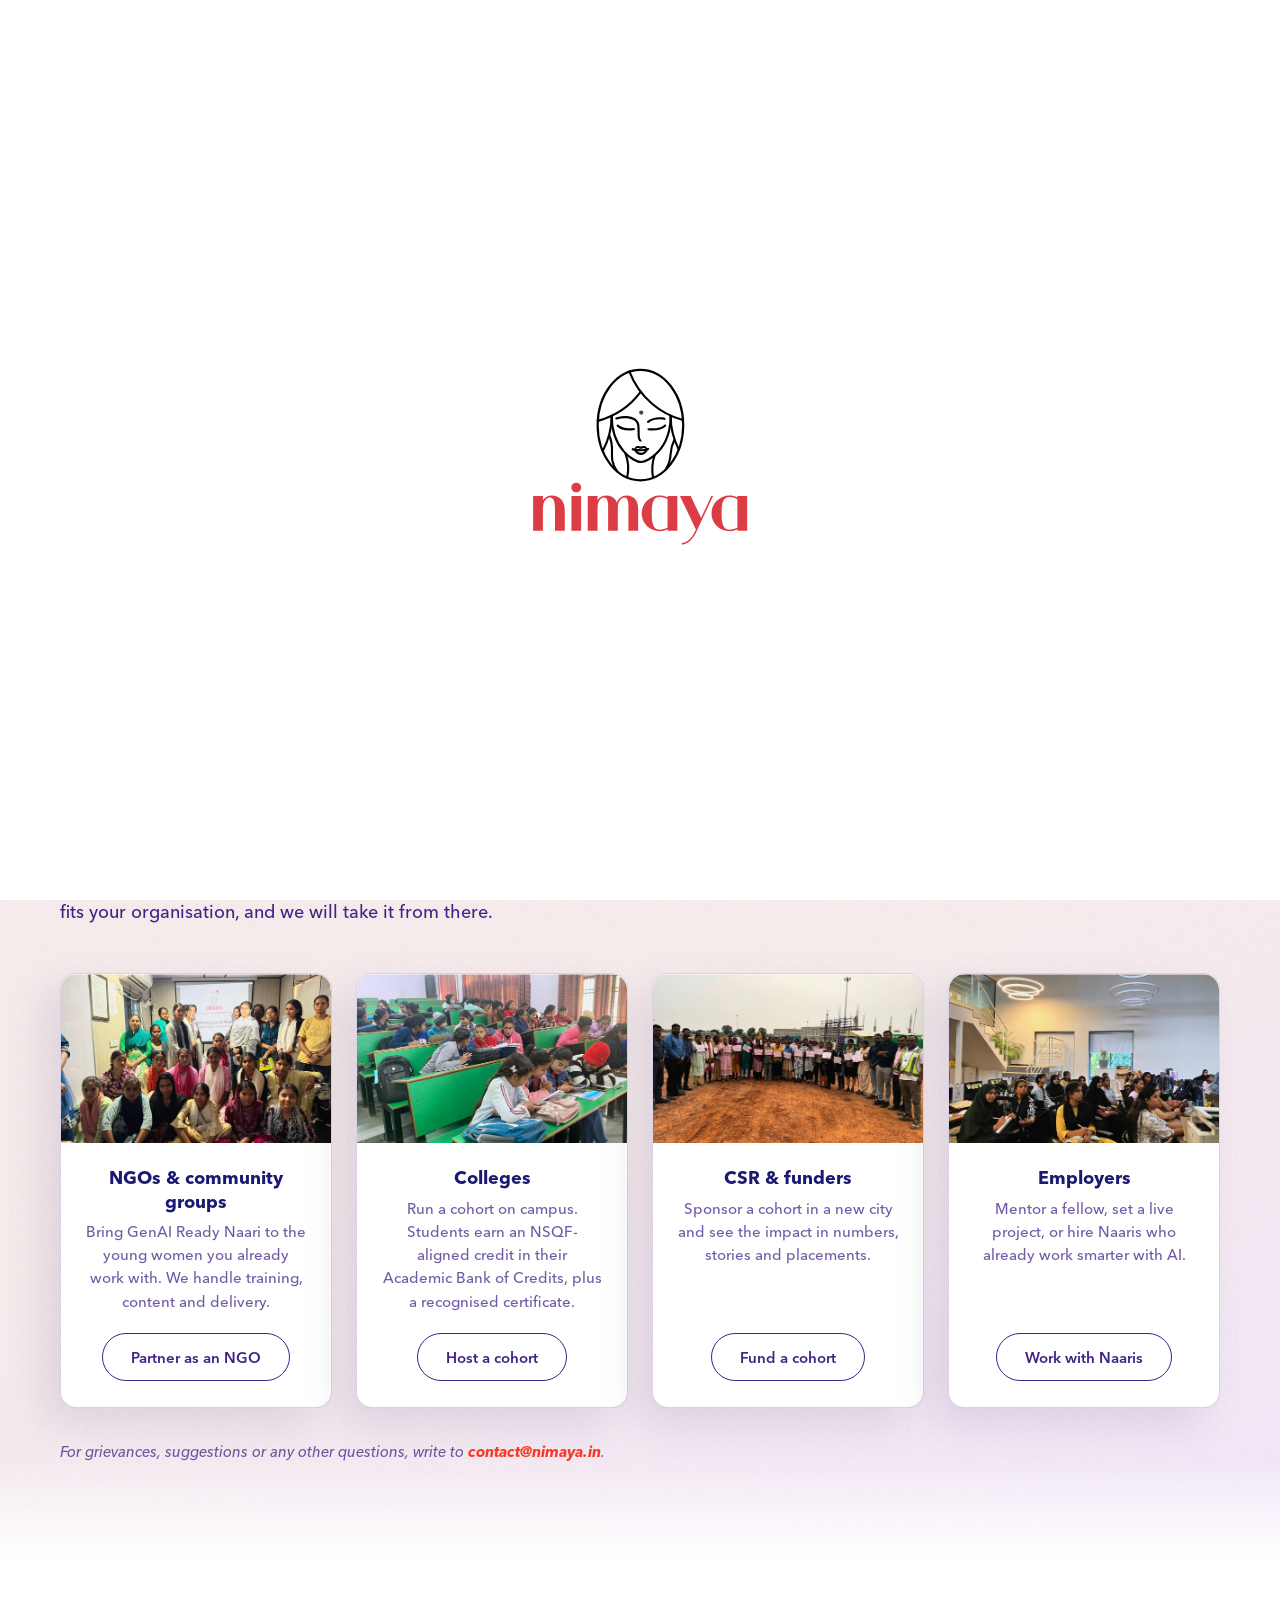
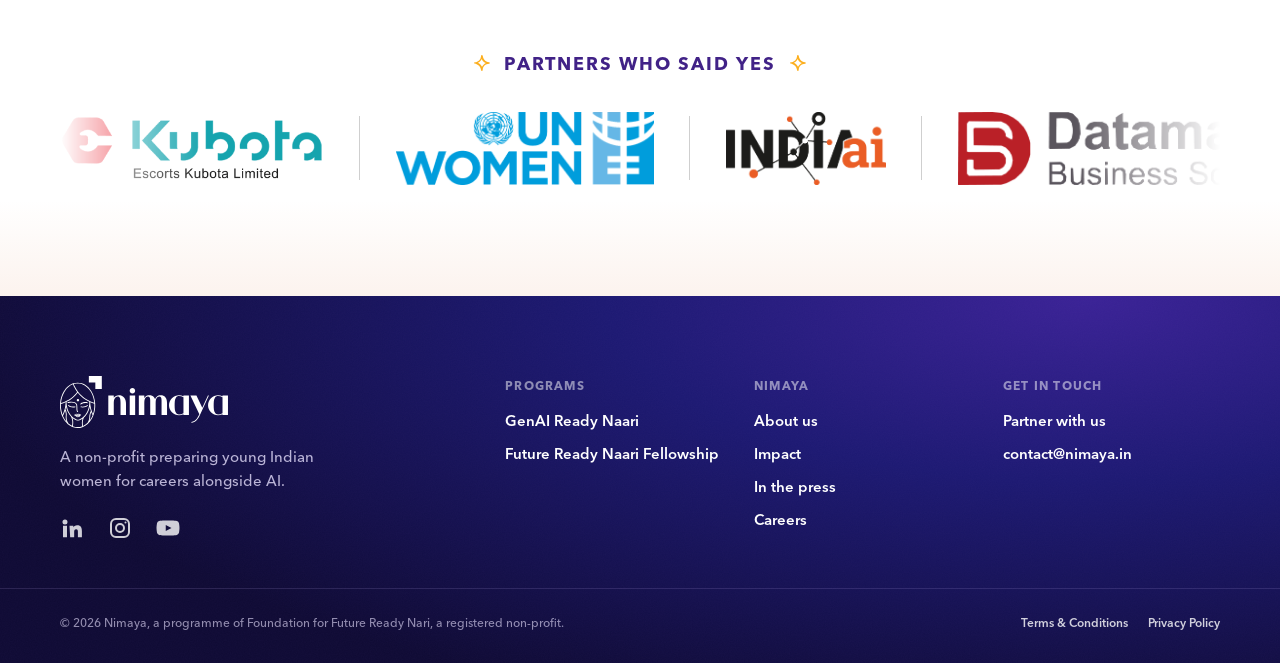
<file: contact-us/index.html>
<!doctype html>
<html lang="en">
<head>
  <meta charset="utf-8">
  <meta name="viewport" content="width=device-width, initial-scale=1">
  <title>Contact | Nimaya</title>
  <meta name="description" content="NGOs, colleges, CSR leaders and employers: partner with Nimaya to make young women future ready.">
  <meta property="og:url" content="https://www.nimaya.in/contact-us">
  <meta property="og:type" content="website">
  <meta property="og:title" content="Contact | Nimaya">
  <meta property="og:description" content="NGOs, colleges, CSR leaders and employers: partner with Nimaya to make young women future ready.">
  <meta name="twitter:card" content="summary_large_image">
  <meta name="twitter:title" content="Contact | Nimaya">
  <meta name="twitter:description" content="NGOs, colleges, CSR leaders and employers: partner with Nimaya to make young women future ready.">
  <link rel="icon" href="../assets/img/favicon-light.png" media="(prefers-color-scheme: light)">
  <link rel="icon" href="../assets/img/favicon-dark.png" media="(prefers-color-scheme: dark)">
  <link rel="preload" href="../assets/fonts/avenir-next-500.woff2" as="font" type="font/woff2" crossorigin>
  <link rel="preload" href="../assets/fonts/crimson-text-700.woff2" as="font" type="font/woff2" crossorigin>
  <link rel="preload" href="../assets/fonts/ms-madi.woff2" as="font" type="font/woff2" crossorigin>
  <script>document.documentElement.classList.add("js")</script>
  <link rel="stylesheet" href="../css/style.css">
</head>
<body class="has-dark-landing">
  <!-- Splash: animated logo on white, once per visit on whichever page comes first -->
  <div class="splash" aria-hidden="true"><div class="splash__logo"></div></div>
  <script src="../js/splash-gate.js" data-base="../"></script>

  <!-- Navigation -->
  <header class="nav">
    <div class="nav__inner">
      <a class="nav__logo" href="../"><img src="../assets/img/logo.svg" alt="Nimaya" width="120" height="37"></a>
      <nav class="nav__links" id="nav-links" aria-label="Main">
        <a href="../">Home</a>
        <div class="nav__drop">
          <button class="nav__drop-btn" type="button" aria-expanded="false">Programs <svg viewBox="0 0 10 10" aria-hidden="true"><path d="M1.5 3.5L5 7l3.5-3.5" fill="none" stroke="currentColor" stroke-width="1.6" stroke-linecap="round" stroke-linejoin="round"/></svg></button>
          <div class="nav__menu">
            <a href="../programs/genai-ready-naari/"><b>#GenAIReadyNaari</b><span>40-hour GenAI &amp; workplace skills program</span><i class="nav__short">GenAI Naari</i></a>
            <a href="../programs/future-naari-fellowship/"><b>#FutureReadyNaariFellowship</b><span>12-month, placement-linked fellowship</span><i class="nav__short">Fellowship</i></a>
          </div>
        </div>
        <a href="../impact/">Impact</a>
        <a href="../about-us/">About us</a>
        <a href="../careers/">Careers</a>
        <a class="is-active" aria-current="page" href="../contact-us/">Contact</a>
      </nav>
      <button class="nav__toggle" type="button" aria-expanded="false" aria-controls="nav-links" aria-label="Open menu"><span></span><span></span></button>
    </div>
  </header>

  <main>

    <!-- Landing: a dark photo hero, Home's look at a shorter height -->
    <div class="hero landing page-hero" style="--focus: 50% 50%">
      <figure class="page-hero__photo"><img src="../assets/img/photos/contact-hero.webp" alt="A packed hall at a partner college in Gurugram" width="2000" height="1125" fetchpriority="high"></figure>
      <div class="landing__shade" aria-hidden="true"></div>
      <div class="wrap page-hero__content">
          <h1 class="hero__title">
            <span class="line">Let’s make every Naari</span>
            <span class="line"><span class="hero__naari">future ready,</span> <span class="script script--wide"><span class="script__swish" aria-hidden="true"></span>Togethe<span class="script__end">r<img class="script__earmarks" src="../assets/Motifs/earmarks.svg" alt="" width="17" height="18"></span></span></span>
          </h1>
          <p class="page-hero__sub" data-reveal="up" data-delay="0.45">Whether you are an NGO, college, CSR leader or employer, there is a way to give young women a real start in the AI economy. <b class="em">Bring Nimaya to your community, fund a cohort, or hire our Naaris.</b></p>
          <div class="hero__cta page-hero__cta" data-reveal="up" data-delay="0.6"><a class="btn landing__btn" href="mailto:contact@nimaya.in">contact@nimaya.in</a></div>
      </div>
    </div>

    <!-- Ways to partner -->
    <section id="ways">
      <div class="wrap">
        <div class="head">
          <h2 class="display">Ways to <span class="script"><span class="script__swish" aria-hidden="true"></span>Partne<span class="script__end">r<img class="script__earmarks" src="../assets/Motifs/earmarks.svg" alt="" width="17" height="18"></span></span></h2>
          <p class="body" data-reveal="up">Every city we have reached started with one partner who said yes. Choose the model that fits your organisation, and we will take it from there.</p>
        </div>
        <ul class="grid reasons reasons--photo" style="--cols: 4">
          <li class="icard" data-reveal="up" data-delay="0.1"><div class="icard__photo" data-unmask><img src="../assets/img/photos/partner-ngo.webp" alt="A Naari cohort with their community partner in Chandauli" width="1200" height="750" loading="lazy"></div><h3>NGOs &amp; community groups</h3><p>Bring GenAI Ready Naari to the young women you already work with. We handle training, content and delivery.</p><a class="btn btn--outline" href="mailto:contact@nimaya.in?subject=NGO%20partnership">Partner as an NGO</a></li>
          <li class="icard" data-reveal="up" data-delay="0.2"><div class="icard__photo" data-unmask><img src="../assets/img/photos/partner-college.webp" alt="A college classroom of Naaris at work in Bahadurgarh" width="1200" height="750" loading="lazy"></div><h3>Colleges</h3><p>Run a cohort on campus. Students earn an NSQF-aligned credit in their Academic Bank of Credits, plus a recognised certificate.</p><a class="btn btn--outline" href="mailto:contact@nimaya.in?subject=College%20partnership">Host a cohort</a></li>
          <li class="icard" data-reveal="up" data-delay="0.3"><div class="icard__photo" data-unmask><img src="../assets/img/photos/partner-csr.webp" alt="A CSR-funded cohort with their certificates on site in Chandauli" width="1200" height="750" loading="lazy"></div><h3>CSR &amp; funders</h3><p>Sponsor a cohort in a new city and see the impact in numbers, stories and placements.</p><a class="btn btn--outline" href="mailto:contact@nimaya.in?subject=CSR%20partnership">Fund a cohort</a></li>
          <li class="icard" data-reveal="up" data-delay="0.4"><div class="icard__photo" data-unmask><img src="../assets/img/photos/partner-employer.webp" alt="Naaris filling an office floor at a partner company in Mumbai" width="1200" height="750" loading="lazy"></div><h3>Employers</h3><p>Mentor a fellow, set a live project, or hire Naaris who already work smarter with AI.</p><a class="btn btn--outline" href="mailto:contact@nimaya.in?subject=Employer%20partnership">Work with Naaris</a></li>
        </ul>
        <p class="note contact__note" data-reveal="up">For grievances, suggestions or any other questions, write to <a href="mailto:contact@nimaya.in"><b>contact@nimaya.in</b></a>.</p>
      </div>
    </section>

    <!-- Partners -->
    <section>
      <div class="wrap partners">
        <p class="caption partners__title" data-reveal="up"><i class="m-mask m-star partners__star" aria-hidden="true" data-twinkle></i>Partners who said yes<i class="m-mask m-star partners__star" aria-hidden="true" data-twinkle></i></p>
        <div class="ticker" data-reveal="fade" data-delay="0.15" data-ticker data-speed="100" data-gap="72">
          <ul class="ticker__list">
            <li><img src="../assets/img/partner-ekl.png" alt="Escorts Kubota" width="265" height="73"></li>
            <li><img src="../assets/img/partner-unwomen.png" alt="UN Women" width="258" height="73"></li>
            <li><img src="../assets/img/partner-indiaai.png" alt="IndiaAI" width="161" height="73"></li>
            <li><img src="../assets/img/partner-datamatics.png" alt="Datamatics Business Solutions" width="364" height="73"></li>
            <li><img src="../assets/img/partner-ashoka.png" alt="Ashoka University" width="222" height="73"></li>
            <li><img src="../assets/img/partner-adani.png" alt="Adani Foundation" width="114" height="73"></li>
            <li><img src="../assets/img/partner-sewa.png" alt="SEWA" width="72" height="72"></li>
            <li><img src="../assets/img/partner-njf.png" alt="NJF" width="116" height="73"></li>
            <li><img src="../assets/img/partner-dsf.png" alt="DSF" width="215" height="73"></li>
          </ul>
        </div>
      </div>
    </section>

  </main>

  <!-- Footer -->
  <footer class="footer footer--plain">
    <div class="wrap footer__main">
      <div class="footer__brand">
        <a class="footer__logo" href="../"><img src="../assets/img/logo.svg" alt="Nimaya" width="207" height="64"></a>
        <p class="footer__tag">A non-profit preparing young Indian women for careers alongside AI.</p>
        <div class="footer__social">
        <a href="https://www.linkedin.com/company/nimaya" target="_blank" rel="noopener" aria-label="LinkedIn"><svg viewBox="0 0 24 24" fill="currentColor" aria-hidden="true"><path d="M4.98 3.5a2.5 2.5 0 1 1 0 5 2.5 2.5 0 0 1 0-5zM3 9.75h4v11.5H3zM9.5 9.75h3.8v1.6h.06c.53-1 1.83-2.05 3.77-2.05 4.03 0 4.77 2.65 4.77 6.1v5.85h-4v-5.2c0-1.24-.02-2.84-1.73-2.84-1.73 0-2 1.35-2 2.75v5.29h-4z"/></svg></a>
        <a href="https://www.instagram.com/nimayafoundation/" target="_blank" rel="noopener" aria-label="Instagram"><svg viewBox="0 0 24 24" fill="none" stroke="currentColor" stroke-width="2" aria-hidden="true"><rect x="3" y="3" width="18" height="18" rx="5"/><circle cx="12" cy="12" r="4"/><circle cx="17.5" cy="6.5" r="1" fill="currentColor" stroke="none"/></svg></a>
        <a href="https://www.youtube.com/channel/UCvZ4J6YadeVFr-cgwD-o3aw" target="_blank" rel="noopener" aria-label="YouTube"><svg viewBox="0 0 24 24" fill="currentColor" aria-hidden="true"><path d="M23 7.2a3 3 0 0 0-2.1-2.1C19 4.6 12 4.6 12 4.6s-7 0-8.9.5A3 3 0 0 0 1 7.2 31 31 0 0 0 .5 12a31 31 0 0 0 .5 4.8 3 3 0 0 0 2.1 2.1c1.9.5 8.9.5 8.9.5s7 0 8.9-.5a3 3 0 0 0 2.1-2.1 31 31 0 0 0 .5-4.8 31 31 0 0 0-.5-4.8zM9.75 15.02V8.98L15.5 12z"/></svg></a>
      </div>
      </div>
      <nav class="footer__cols" aria-label="Footer">
        <div class="footer__col">
          <p class="footer__head">Programs</p>
          <a href="../programs/genai-ready-naari/">GenAI Ready Naari</a>
          <a href="../programs/future-naari-fellowship/">Future Ready Naari Fellowship</a>
        </div>
        <div class="footer__col">
          <p class="footer__head">Nimaya</p>
          <a href="../about-us/">About us</a>
          <a href="../impact/">Impact</a>
          <a href="../about-us/#press">In the press</a>
          <a href="../careers/">Careers</a>
        </div>
        <div class="footer__col">
          <p class="footer__head">Get in touch</p>
          <a href="../contact-us/">Partner with us</a>
          <a href="mailto:contact@nimaya.in">contact@nimaya.in</a>
        </div>
      </nav>
    </div>
    <div class="wrap footer__bottom">
      <p class="footer__copy">© 2026 Nimaya, a programme of Foundation for Future Ready Nari, a registered non-profit.</p>
      <div class="footer__legal">
        <a href="https://www.nimaya.in/terms-and-conditions">Terms &amp; Conditions</a>
        <a href="https://www.nimaya.in/privacy-policy">Privacy Policy</a>
      </div>
    </div>
  </footer>

  <script src="../js/motion.js" defer></script>
  <script src="../js/main.js" defer></script>
</body>
</html>
</file>
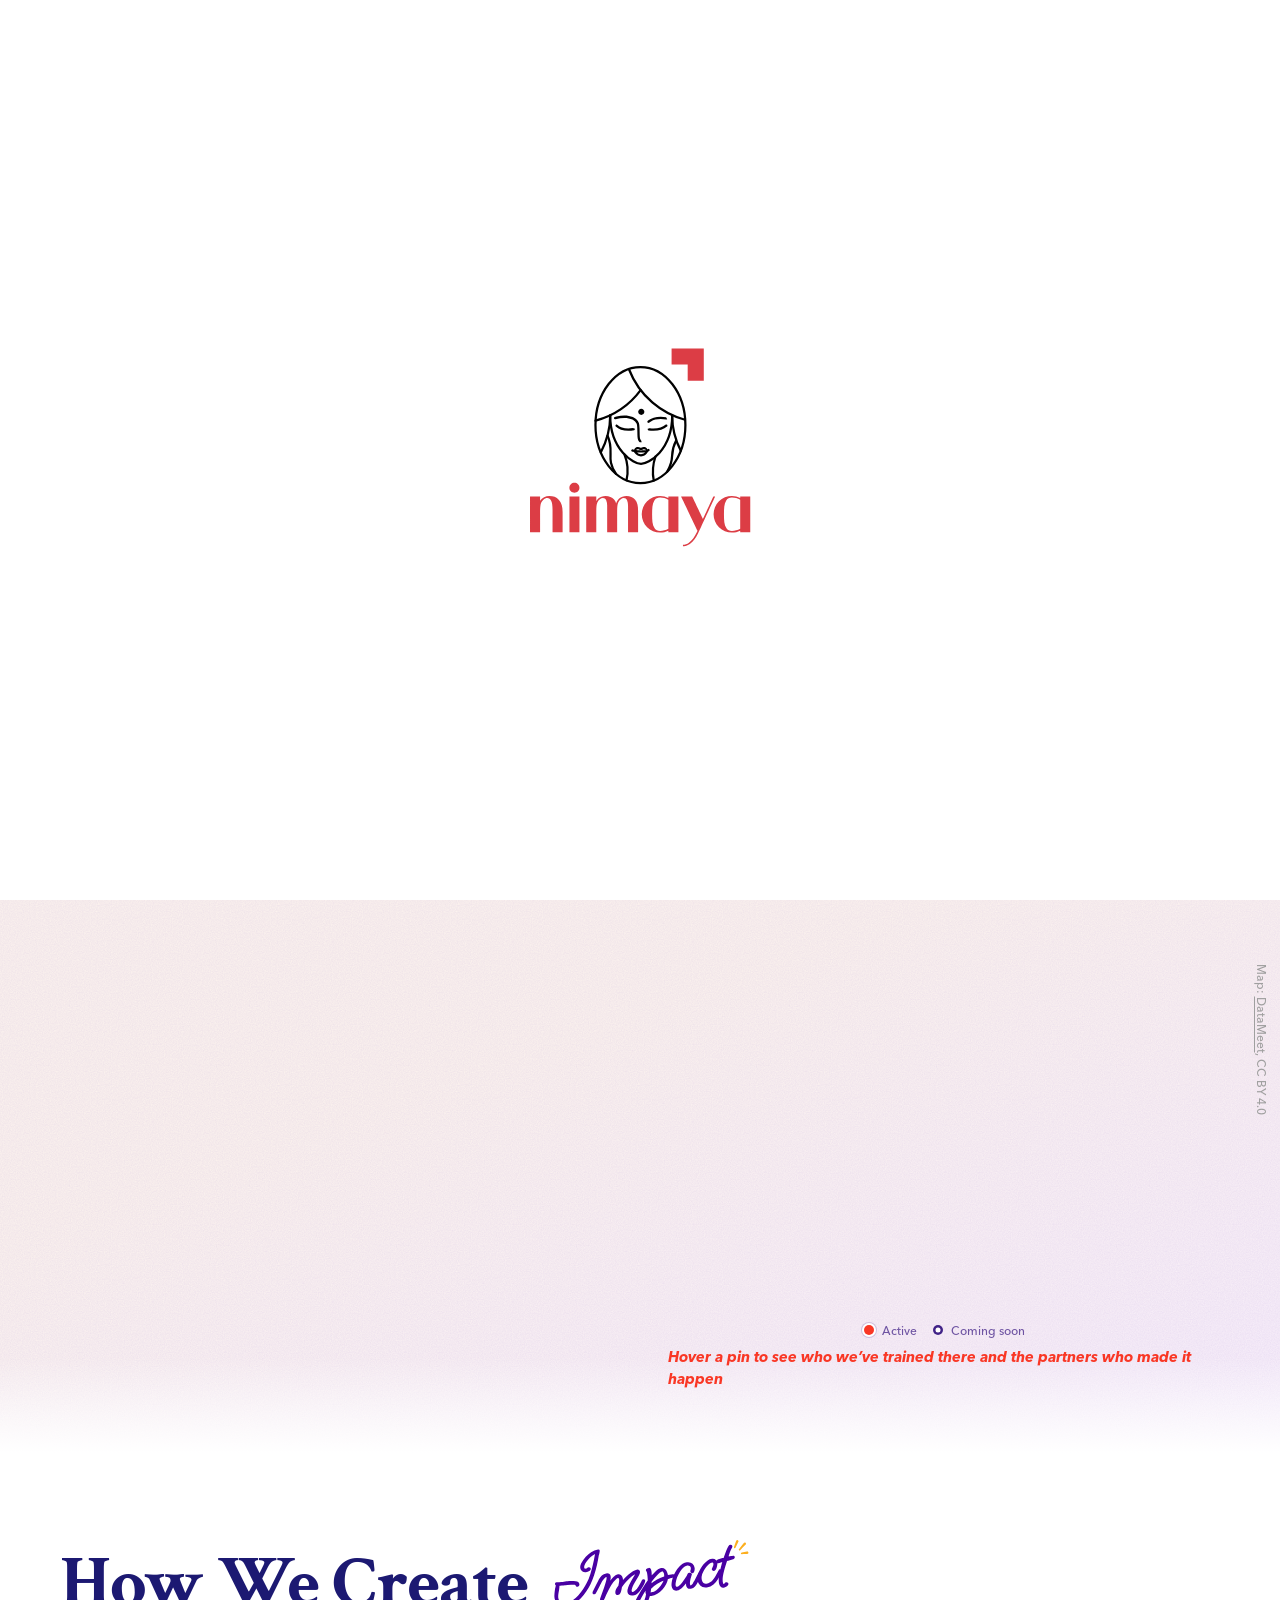
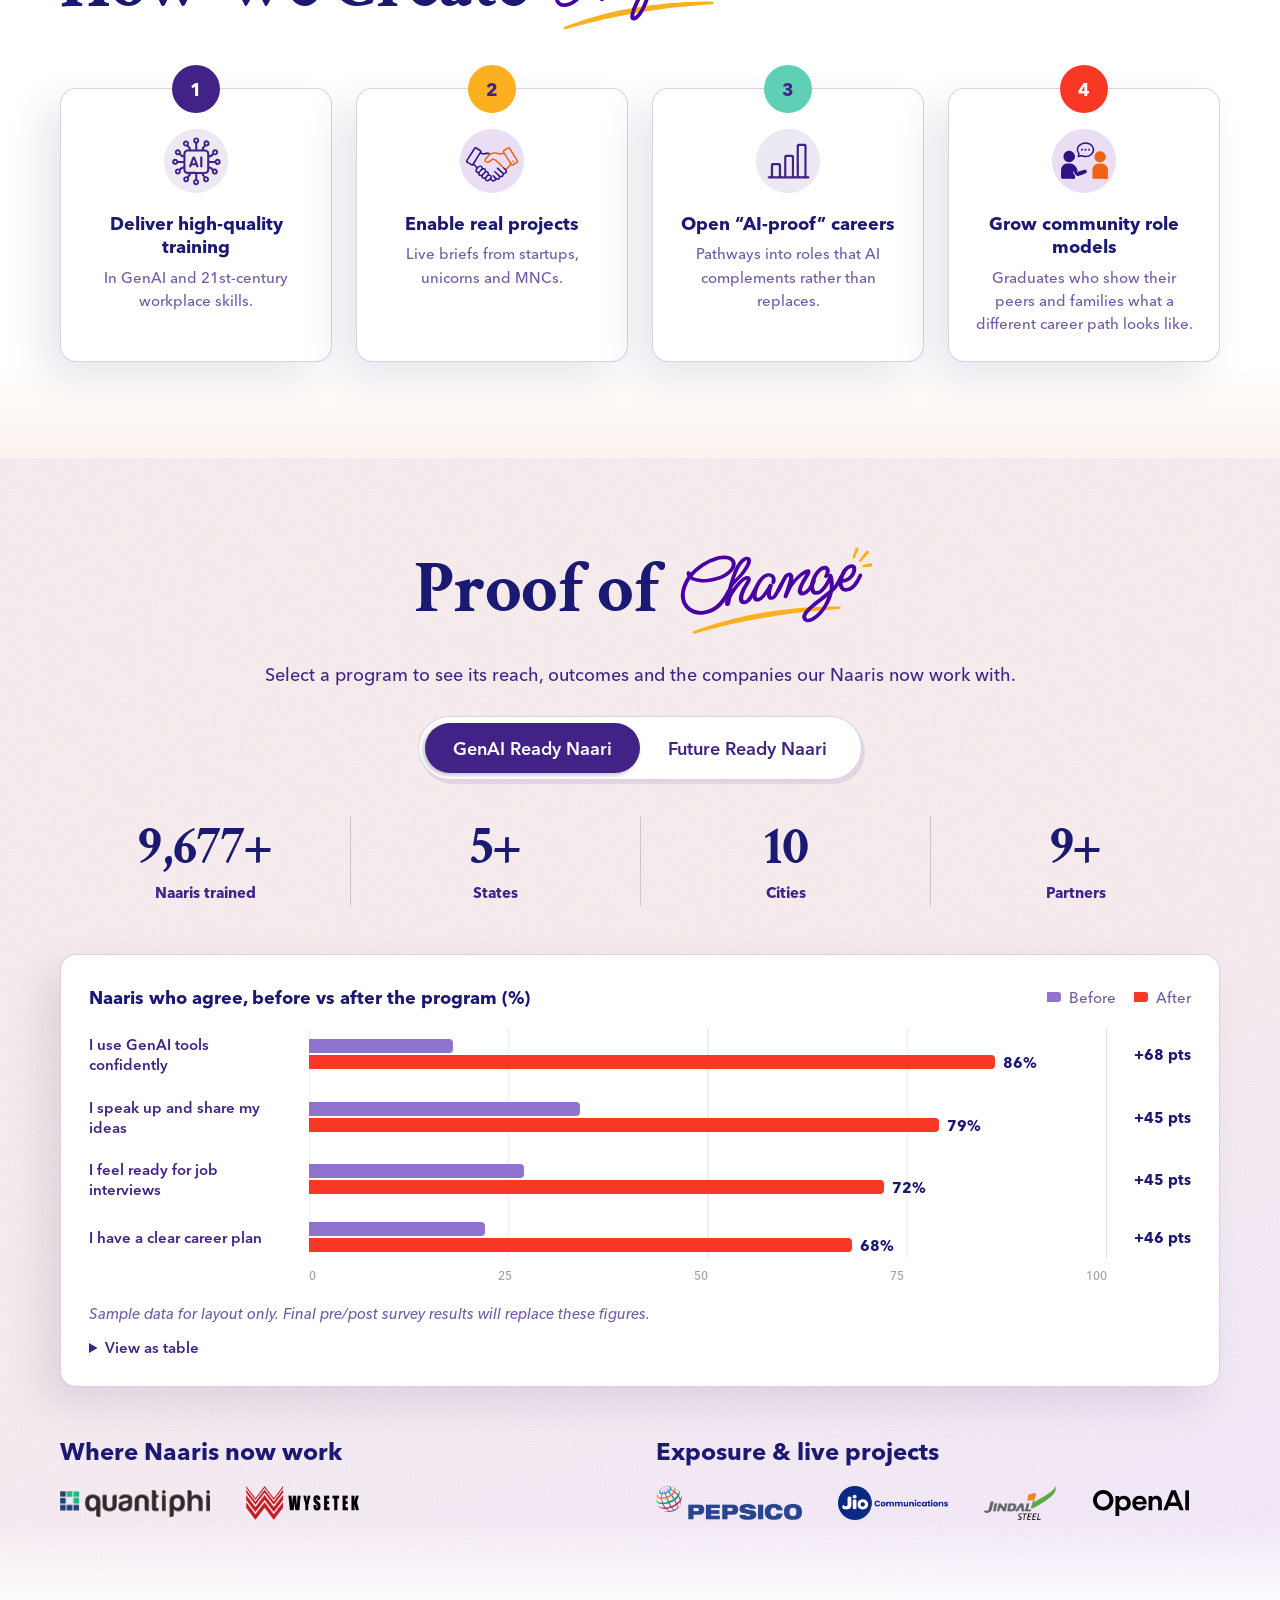
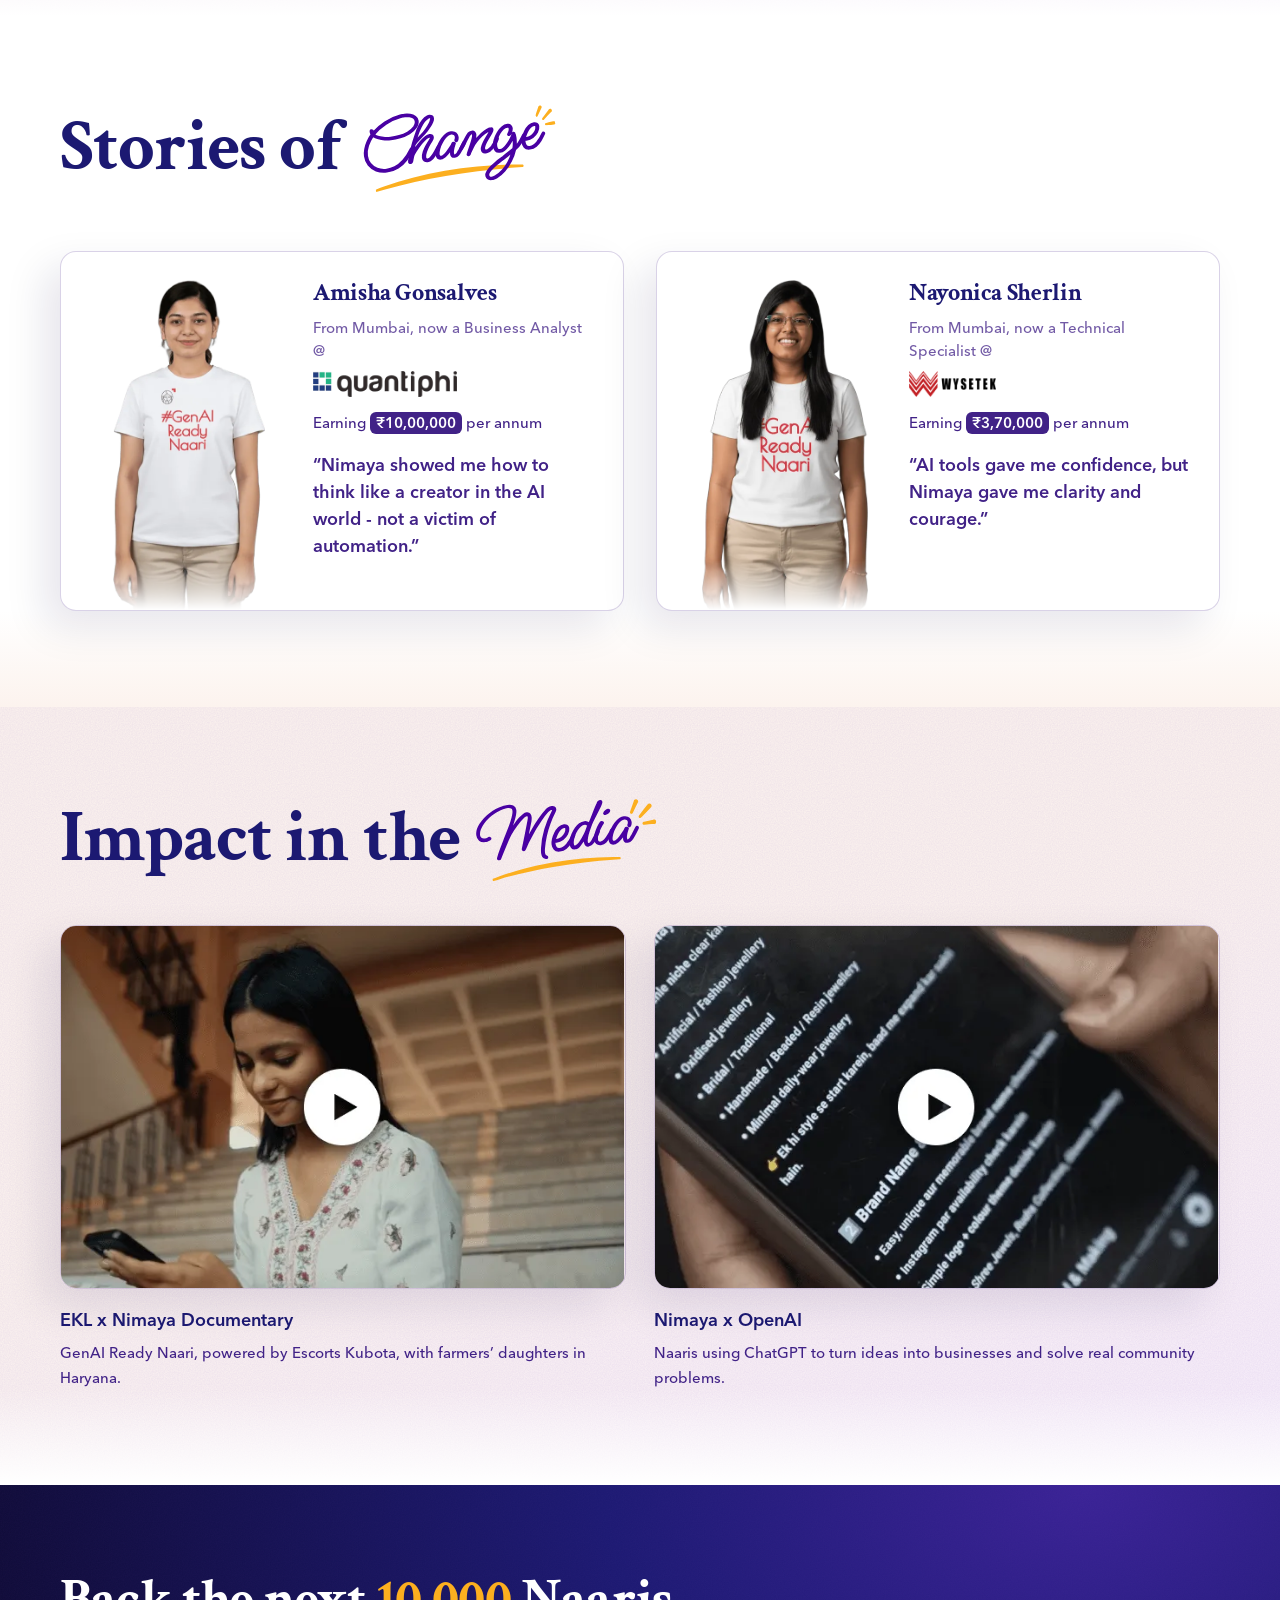
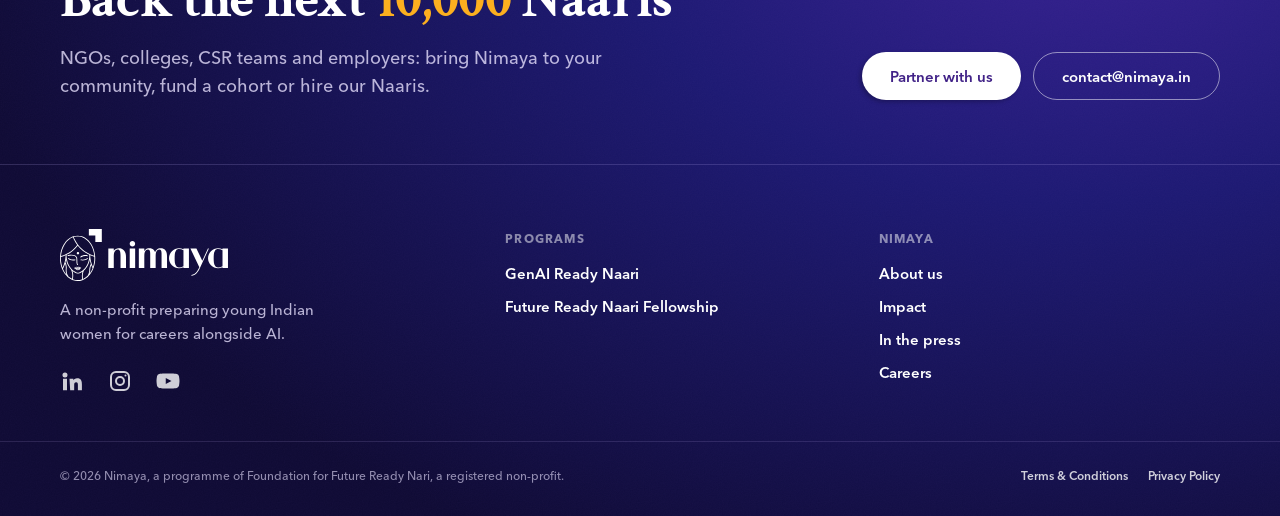
<file: impact/index.html>
<!doctype html>
<html lang="en">
<head>
  <meta charset="utf-8">
  <meta name="viewport" content="width=device-width, initial-scale=1">
  <title>Impact | Nimaya</title>
  <meta name="description" content="Nimaya’s impact: 10,000+ young women from underserved communities trained for careers in the AI economy, across 5+ states and 10 cities.">
  <meta property="og:url" content="https://www.nimaya.in/impact">
  <meta property="og:type" content="website">
  <meta property="og:title" content="Impact | Nimaya">
  <meta property="og:description" content="Nimaya’s impact: 10,000+ young women from underserved communities trained for careers in the AI economy, across 5+ states and 10 cities.">
  <meta name="twitter:card" content="summary_large_image">
  <meta name="twitter:title" content="Impact | Nimaya">
  <meta name="twitter:description" content="Nimaya’s impact: 10,000+ young women from underserved communities trained for careers in the AI economy, across 5+ states and 10 cities.">
  <link rel="icon" href="../assets/img/favicon-light.png" media="(prefers-color-scheme: light)">
  <link rel="icon" href="../assets/img/favicon-dark.png" media="(prefers-color-scheme: dark)">
  <link rel="preload" href="../assets/fonts/avenir-next-500.woff2" as="font" type="font/woff2" crossorigin>
  <link rel="preload" href="../assets/fonts/crimson-text-700.woff2" as="font" type="font/woff2" crossorigin>
  <link rel="preload" href="../assets/fonts/ms-madi.woff2" as="font" type="font/woff2" crossorigin>
  <script>document.documentElement.classList.add("js")</script>
  <link rel="stylesheet" href="../css/style.css">
</head>
<body class="has-dark-landing">
  <!-- Splash: animated logo on white, once per visit on whichever page comes first -->
  <div class="splash" aria-hidden="true"><div class="splash__logo"></div></div>
  <script src="../js/splash-gate.js" data-base="../"></script>

  <!-- Navigation -->
  <header class="nav">
    <div class="nav__inner">
      <a class="nav__logo" href="../"><img src="../assets/img/logo.svg" alt="Nimaya" width="120" height="37"></a>
      <nav class="nav__links" id="nav-links" aria-label="Main">
        <a href="../">Home</a>
        <div class="nav__drop">
          <button class="nav__drop-btn" type="button" aria-expanded="false">Programs <svg viewBox="0 0 10 10" aria-hidden="true"><path d="M1.5 3.5L5 7l3.5-3.5" fill="none" stroke="currentColor" stroke-width="1.6" stroke-linecap="round" stroke-linejoin="round"/></svg></button>
          <div class="nav__menu">
            <a href="../programs/genai-ready-naari/"><b>#GenAIReadyNaari</b><span>40-hour GenAI &amp; workplace skills program</span><i class="nav__short">GenAI Naari</i></a>
            <a href="../programs/future-naari-fellowship/"><b>#FutureReadyNaariFellowship</b><span>12-month, placement-linked fellowship</span><i class="nav__short">Fellowship</i></a>
          </div>
        </div>
        <a class="is-active" aria-current="page" href="../impact/">Impact</a>
        <a href="../about-us/">About us</a>
        <a href="../careers/">Careers</a>
        <a href="../contact-us/">Contact</a>
      </nav>
      <button class="nav__toggle" type="button" aria-expanded="false" aria-controls="nav-links" aria-label="Open menu"><span></span><span></span></button>
    </div>
  </header>

  <main>

    <!-- Landing: a dark photo hero, Home's look at a shorter height -->
    <div class="hero landing page-hero" style="--focus: 50% 50%">
      <figure class="page-hero__photo"><img src="../assets/img/photos/impact-hero.webp" alt="A Mumbai cohort holding up their GenAI Ready Naari certificates" width="2000" height="1125" fetchpriority="high"></figure>
      <div class="landing__shade" aria-hidden="true"></div>
      <div class="wrap page-hero__content">
          <h1 class="hero__title">
            <span class="line">Enabling</span>
            <span class="line"><span class="hero__naari" data-count="10000" data-suffix="+">10,000+</span> <span class="script"><span class="script__swish" aria-hidden="true"></span>Naari<span class="script__end">s<img class="script__earmarks" src="../assets/Motifs/earmarks.svg" alt="" width="17" height="18"></span></span></span>
          </h1>
          <p class="page-hero__sub" data-reveal="up" data-delay="0.45">Young women from underserved communities, trained for <b class="em">careers in the AI economy</b>. Here is the evidence for partners and funders who want to back what works.</p>
      </div>
    </div>

    <!-- Where we work: the same map as Home's, with this page's words -->
    <section class="hero hero--home" id="where-we-work">
      <div class="glow hero__glow" aria-hidden="true" data-parallax="40"></div>
      <div class="wrap hero__wrap">
        <div class="hero__info">
          <h2 class="hero__title">
            <span class="line">Where We</span>
            <span class="line"><span class="script"><span class="script__swish" aria-hidden="true"></span>Wor<span class="script__end script__end--tall">k<img class="script__earmarks" src="../assets/Motifs/earmarks.svg" alt="" width="17" height="18"></span></span></span>
          </h2>
          <p class="hero__sub" data-reveal="up" data-delay="0.45">Every pin is a partnership: a local NGO, college, company or government body that brought Nimaya to the young women in their community.</p>
          <ul class="hero__stats" data-reveal="up" data-delay="0.55">
            <li><span class="hero__num" data-count="10000" data-suffix="+">10,000+</span><span class="hero__stat-label">Naaris trained</span></li>
            <li><span class="hero__num" data-count="5" data-suffix="+">5+</span><span class="hero__stat-label">States, from Maharashtra to Assam</span></li>
            <li><span class="hero__num" data-count="10">10</span><span class="hero__stat-label">Cities, with Nagpur &amp; Srinagar coming soon</span></li>
            <li><span class="hero__num" data-count="9" data-suffix="+">9+</span><span class="hero__stat-label">Partners across NGOs, colleges, CSR &amp; government</span></li>
          </ul>
        </div>

        <!-- Naaris across India: photos hang off their city's pin; hovering a pin or photo opens its numbers.
             Every photo was taken in its own city. -->
        <div class="reach-map reach-map--hero" data-reach-map data-assets="../assets/" data-omit="Andaman &amp; Nicobar" data-hover data-quiet data-holo data-motion>
          <div class="reach-map__box">
            <figure class="reach-photo" data-place="haryana" data-default style="--x: -18%; --y: 13%; --k: 0">
              <img src="../assets/img/photos/map-haryana.webp" alt="Naaris in Bahadurgarh working through a task together" width="1000" height="750">
              <figcaption>Haryana</figcaption>
            </figure>
            <figure class="reach-photo reach-photo--tall" data-place="lucknow" style="--x: 62%; --y: -3%; --k: 1">
              <img src="../assets/img/photos/map-lucknow.webp" alt="A Naari in Lucknow presenting the model her team built" width="750" height="1000">
              <figcaption>Lucknow</figcaption>
            </figure>
            <figure class="reach-photo" data-place="guwahati" data-default style="--x: 63%; --y: 49%; --k: 2">
              <img src="../assets/img/photos/guwahati-naaris-phones.webp" alt="Naaris in Assam filming a session on their phones" width="1200" height="900">
              <figcaption>Guwahati</figcaption>
            </figure>
            <figure class="reach-photo" data-place="mumbai" style="--x: -8%; --y: 67%; --k: 3">
              <img src="../assets/img/photos/map-mumbai.webp" alt="Naaris in Mumbai working on their phones at office desks" width="1000" height="750">
              <figcaption>Mumbai</figcaption>
            </figure>
            <figure class="reach-photo" data-place="jaipur" style="--x: -16%; --y: 38%; --k: 4">
              <img src="../assets/img/photos/map-jaipur.webp" alt="Two Naaris smiling at their desk in a Jaipur computer lab" width="1000" height="750">
              <figcaption>Jaipur</figcaption>
            </figure>
            <figure class="reach-photo" data-place="varanasi" style="--x: 68%; --y: 20%; --k: 5">
              <img src="../assets/img/photos/map-varanasi.webp" alt="Naaris in Chandauli playing a circle game outdoors" width="1000" height="750">
              <figcaption>Varanasi</figcaption>
            </figure>
          </div>
          <div class="reach-map__panel" aria-live="polite"></div>
          <div class="reach-map__foot">
            <p class="reach-map__hint">Hover a pin to see who we’ve trained there and the partners who made it happen</p>
            <ul class="reach-map__legend">
              <li><i></i>Active</li>
              <li><i class="is-soon"></i>Coming soon</li>
            </ul>
          </div>
          <p class="hero__credit">Map: <a href="https://github.com/datameet/maps" target="_blank" rel="noopener">DataMeet</a>, CC BY 4.0</p>
        </div>
      </div>

    </section>

    <!-- Model of impact -->
    <section>
      <div class="wrap">
        <div class="head">
          <h2 class="display">How We Create <span class="script"><span class="script__swish" aria-hidden="true"></span>Impac<span class="script__end script__end--tall" style="--em-x: 0.1em; --em-y: 0.3em">t<img class="script__earmarks" src="../assets/Motifs/earmarks.svg" alt="" width="17" height="18"></span></span></h2>
        </div>
        <ol class="grid model" style="--cols: 4">
          <li class="icard icard--num" data-reveal="up" data-delay="0.1"><span class="badge badge--purple">1</span><img class="icard__icon" src="../assets/graphics/Need2.svg" alt="" width="40" height="40"><h3>Deliver high-quality training</h3><p>In GenAI and 21st-century workplace skills.</p></li>
          <li class="icard icard--num" data-reveal="up" data-delay="0.2"><span class="badge badge--yellow">2</span><img class="icard__icon" src="../assets/graphics/how-learn-icon-03.svg" alt="" width="60" height="60"><h3>Enable real projects</h3><p>Live briefs from startups, unicorns and MNCs.</p></li>
          <li class="icard icard--num" data-reveal="up" data-delay="0.3"><span class="badge badge--teal">3</span><img class="icard__icon" src="../assets/graphics/Have4.svg" alt="" width="40" height="40"><h3>Open “AI-proof” careers</h3><p>Pathways into roles that AI complements rather than replaces.</p></li>
          <li class="icard icard--num" data-reveal="up" data-delay="0.4"><span class="badge badge--coral">4</span><img class="icard__icon" src="../assets/graphics/how-learn-icon-01.svg" alt="" width="60" height="60"><h3>Grow community role models</h3><p>Graduates who show their peers and families what a different career path looks like.</p></li>
        </ol>
      </div>
    </section>

    <!-- Proof, per program -->
    <section class="proof">
      <div class="wrap">
        <div class="head head--center">
          <h2 class="display">Proof of <span class="script"><span class="script__swish" aria-hidden="true"></span>Chang<span class="script__end">e<img class="script__earmarks" src="../assets/Motifs/earmarks.svg" alt="" width="17" height="18"></span></span></h2>
          <p class="body" data-reveal="up">Select a program to see its reach, outcomes and the companies our Naaris now work with.</p>
        </div>
        <div class="tabs switch" data-tabs>
          <div class="switch__bar" data-reveal="up">
            <div class="tabs__list" role="tablist" aria-label="Program">
              <button class="tabs__btn" type="button" role="tab" id="prog-tab-genai" aria-controls="prog-genai" aria-selected="true">GenAI Ready Naari</button>
              <button class="tabs__btn" type="button" role="tab" id="prog-tab-fellow" aria-controls="prog-fellow" aria-selected="false">Future Ready Naari</button>
            </div>
          </div>

          <div class="tabs__panel" role="tabpanel" id="prog-genai" aria-labelledby="prog-tab-genai">
            <ul class="stats">
              <li class="reach__stat"><span class="reach__num" data-count="10000" data-suffix="+">10,000+</span><span class="reach__label">Naaris trained</span></li>
              <li class="reach__stat"><span class="reach__num" data-count="5" data-suffix="+">5+</span><span class="reach__label">States</span></li>
              <li class="reach__stat"><span class="reach__num" data-count="10">10</span><span class="reach__label">Cities</span></li>
              <li class="reach__stat"><span class="reach__num" data-count="9" data-suffix="+">9+</span><span class="reach__label">Partners</span></li>
            </ul>
            <div class="panel-block">
              <figure class="card ba" data-bars>
                <figcaption class="ba__head">
                  <p class="ba__title">Naaris who agree, before vs after the program (%)</p>
                  <ul class="ba__legend"><li><i class="ba__key ba__key--before"></i>Before</li><li><i class="ba__key ba__key--after"></i>After</li></ul>
                </figcaption>
                <div class="ba__rows">
                  <div class="ba__row"><p class="ba__label">I use GenAI tools confidently</p><div class="ba__bars"><div class="ba__bar ba__bar--before" style="--v: 18" data-tip="Before: 18%"></div><div class="ba__bar ba__bar--after" style="--v: 86" data-tip="After: 86%"><span class="ba__val">86%</span></div></div><p class="ba__delta">+68 pts</p></div>
                  <div class="ba__row"><p class="ba__label">I speak up and share my ideas</p><div class="ba__bars"><div class="ba__bar ba__bar--before" style="--v: 34" data-tip="Before: 34%"></div><div class="ba__bar ba__bar--after" style="--v: 79" data-tip="After: 79%"><span class="ba__val">79%</span></div></div><p class="ba__delta">+45 pts</p></div>
                  <div class="ba__row"><p class="ba__label">I feel ready for job interviews</p><div class="ba__bars"><div class="ba__bar ba__bar--before" style="--v: 27" data-tip="Before: 27%"></div><div class="ba__bar ba__bar--after" style="--v: 72" data-tip="After: 72%"><span class="ba__val">72%</span></div></div><p class="ba__delta">+45 pts</p></div>
                  <div class="ba__row"><p class="ba__label">I have a clear career plan</p><div class="ba__bars"><div class="ba__bar ba__bar--before" style="--v: 22" data-tip="Before: 22%"></div><div class="ba__bar ba__bar--after" style="--v: 68" data-tip="After: 68%"><span class="ba__val">68%</span></div></div><p class="ba__delta">+46 pts</p></div>
                </div>
                <p class="ba__axis"><span></span><span><i>0</i><i>25</i><i>50</i><i>75</i><i>100</i></span></p>
                <p class="note ba__note">Sample data for layout only. Final pre/post survey results will replace these figures.</p>
                <details class="ba__table"><summary>View as table</summary>
                  <table><thead><tr><th>Statement</th><th>Before</th><th>After</th></tr></thead><tbody>
                    <tr><td>I use GenAI tools confidently</td><td>18%</td><td>86%</td></tr>
                    <tr><td>I speak up and share my ideas</td><td>34%</td><td>79%</td></tr>
                    <tr><td>I feel ready for job interviews</td><td>27%</td><td>72%</td></tr>
                    <tr><td>I have a clear career plan</td><td>22%</td><td>68%</td></tr>
                  </tbody></table>
                </details>
              </figure>
            </div>
            <div class="panel-block panel-split">
              <div>
                <h3 class="sub-title">Where Naaris now work</h3>
                <ul class="logos logos--plain">
                  <li class="logos__item"><img src="../assets/img/logos/quantiphi.webp" alt="Quantiphi" width="664" height="120" loading="lazy"></li>
                  <li class="logos__item"><img src="../assets/img/logos/wysetek.webp" alt="Wysetek" width="400" height="120" loading="lazy"></li>
                </ul>
              </div>
              <div>
                <h3 class="sub-title">Exposure &amp; live projects</h3>
                <ul class="logos logos--plain">
                  <li class="logos__item"><img src="../assets/img/logos/pepsico.webp" alt="PepsiCo" width="514" height="120" loading="lazy"></li>
                  <li class="logos__item"><img src="../assets/img/logos/jio.webp" alt="Jio Communications" width="391" height="120" loading="lazy"></li>
                  <li class="logos__item"><img src="../assets/Logos/jindal-steel.webp" alt="Jindal Steel (JCL)" width="781" height="369" loading="lazy"></li>
                  <li class="logos__item"><img src="../assets/img/logos/openai.svg" alt="OpenAI" width="270" height="73" loading="lazy"></li>
                </ul>
              </div>
            </div>
          </div>

          <div class="tabs__panel" role="tabpanel" id="prog-fellow" aria-labelledby="prog-tab-fellow" hidden>
            <ul class="stats">
              <li class="reach__stat"><span class="reach__num" data-count="20">20</span><span class="reach__label">Fellows in the 2026 Mumbai cohort</span></li>
              <li class="reach__stat"><span class="reach__num">1:1</span><span class="reach__label">A woman leader mentoring every fellow</span></li>
              <li class="reach__stat"><span class="reach__num" data-count="12">12</span><span class="reach__label">Expert masterclasses</span></li>
              <li class="reach__stat"><span class="reach__num" data-count="2" data-suffix="+">2+</span><span class="reach__label">Curated interviews per fellow</span></li>
            </ul>
            <div class="panel-block">
              <figure class="card ba" data-bars>
                <figcaption class="ba__head">
                  <p class="ba__title">Fellows who agree, before vs after the fellowship (%)</p>
                  <ul class="ba__legend"><li><i class="ba__key ba__key--before"></i>Before</li><li><i class="ba__key ba__key--after"></i>After</li></ul>
                </figcaption>
                <div class="ba__rows">
                  <div class="ba__row"><p class="ba__label">I know which career I’m building towards</p><div class="ba__bars"><div class="ba__bar ba__bar--before" style="--v: 25" data-tip="Before: 25%"></div><div class="ba__bar ba__bar--after" style="--v: 85" data-tip="After: 85%"><span class="ba__val">85%</span></div></div><p class="ba__delta">+60 pts</p></div>
                  <div class="ba__row"><p class="ba__label">I can lead a team or a project</p><div class="ba__bars"><div class="ba__bar ba__bar--before" style="--v: 30" data-tip="Before: 30%"></div><div class="ba__bar ba__bar--after" style="--v: 80" data-tip="After: 80%"><span class="ba__val">80%</span></div></div><p class="ba__delta">+50 pts</p></div>
                  <div class="ba__row"><p class="ba__label">I use AI tools in my daily work</p><div class="ba__bars"><div class="ba__bar ba__bar--before" style="--v: 20" data-tip="Before: 20%"></div><div class="ba__bar ba__bar--after" style="--v: 90" data-tip="After: 90%"><span class="ba__val">90%</span></div></div><p class="ba__delta">+70 pts</p></div>
                  <div class="ba__row"><p class="ba__label">I have a professional network</p><div class="ba__bars"><div class="ba__bar ba__bar--before" style="--v: 10" data-tip="Before: 10%"></div><div class="ba__bar ba__bar--after" style="--v: 75" data-tip="After: 75%"><span class="ba__val">75%</span></div></div><p class="ba__delta">+65 pts</p></div>
                </div>
                <p class="ba__axis"><span></span><span><i>0</i><i>25</i><i>50</i><i>75</i><i>100</i></span></p>
                <p class="note ba__note">Sample data for layout only. Final pre/post survey results will replace these figures.</p>
                <details class="ba__table"><summary>View as table</summary>
                  <table><thead><tr><th>Statement</th><th>Before</th><th>After</th></tr></thead><tbody>
                    <tr><td>I know which career I’m building towards</td><td>25%</td><td>85%</td></tr>
                    <tr><td>I can lead a team or a project</td><td>30%</td><td>80%</td></tr>
                    <tr><td>I use AI tools in my daily work</td><td>20%</td><td>90%</td></tr>
                    <tr><td>I have a professional network</td><td>10%</td><td>75%</td></tr>
                  </tbody></table>
                </details>
              </figure>
            </div>
            <div class="panel-block panel-split">
              <div>
                <h3 class="sub-title">Where fellows now work</h3>
                <ul class="logos logos--plain">
                  <li class="logos__item"><img src="../assets/img/logos/smowcode.webp" alt="SmowCode" width="739" height="102" loading="lazy"></li>
                </ul>
              </div>
              <div>
                <h3 class="sub-title">Exposure &amp; industry projects</h3>
                <ul class="logos logos--plain">
                  <li class="logos__item"><img src="../assets/img/logos/pepsico.webp" alt="PepsiCo" width="514" height="120" loading="lazy"></li>
                  <li class="logos__item"><img src="../assets/img/logos/jio.webp" alt="Jio Communications" width="391" height="120" loading="lazy"></li>
                  <li class="logos__item logos__item--text">Capstone Conclave<small>With leaders of India’s CSR world</small></li>
                </ul>
              </div>
            </div>
          </div>
        </div>
      </div>
    </section>

    <!-- Stories of change -->
    <section>
      <div class="wrap">
        <div class="head">
          <h2 class="display">Stories of <span class="script"><span class="script__swish" aria-hidden="true"></span>Chang<span class="script__end">e<img class="script__earmarks" src="../assets/Motifs/earmarks.svg" alt="" width="17" height="18"></span></span></h2>
        </div>
        <div class="stories">
          <article class="card story" data-reveal="up" data-delay="0.1">
            <div class="story__photo"><img src="../assets/img/people/story-amisha.webp" alt="Amisha Gonsalves" loading="lazy"></div>
            <div class="story__text">
              <p class="story__name">Amisha Gonsalves</p>
              <p class="story__role">From Mumbai, now a Business Analyst @</p>
              <img class="story__logo" src="../assets/img/logos/quantiphi.webp" alt="Quantiphi" width="664" height="120" loading="lazy">
              <p class="story__pay">Earning <span class="pill-hl">₹10,00,000</span> per annum</p>
              <p class="story__quote">“Nimaya showed me how to think like a creator in the AI world - not a victim of automation.”</p>
            </div>
          </article>
          <article class="card story" data-reveal="up" data-delay="0.2">
            <div class="story__photo"><img src="../assets/img/people/story-nayonica.webp" alt="Nayonica Sherlin" loading="lazy"></div>
            <div class="story__text">
              <p class="story__name">Nayonica Sherlin</p>
              <p class="story__role">From Mumbai, now a Technical Specialist @</p>
              <img class="story__logo" src="../assets/img/logos/wysetek.webp" alt="Wysetek" width="400" height="120" loading="lazy">
              <p class="story__pay">Earning <span class="pill-hl">₹3,70,000</span> per annum</p>
              <p class="story__quote">“AI tools gave me confidence, but Nimaya gave me clarity and courage.”</p>
            </div>
          </article>
        </div>
      </div>
    </section>

    <!-- Impact media -->
    <section>
      <div class="wrap">
        <div class="head">
          <h2 class="display">Impact in the <span class="script"><span class="script__swish" aria-hidden="true"></span>Medi<span class="script__end">a<img class="script__earmarks" src="../assets/Motifs/earmarks.svg" alt="" width="17" height="18"></span></span></h2>
        </div>
        <div class="news__grid news__grid--pair">
          <div class="news__item" data-reveal="up" data-delay="0.1">
            <button class="news__cover" type="button" data-youtube="D2q-qB-J1Dk" aria-label="Play: EKL x Nimaya Documentary">
              <span class="watch__frame" data-unmask><img src="../assets/img/video-ekl.webp" alt="" width="803" height="516" loading="lazy"></span>
            </button>
            <p class="news__name balance">EKL x Nimaya Documentary</p>
            <p class="news__desc body">GenAI Ready Naari, powered by Escorts Kubota, with farmers’ daughters in Haryana.</p>
          </div>
          <div class="news__item" data-reveal="up" data-delay="0.2">
            <button class="news__cover" type="button" data-youtube="e-chNhiaxas" aria-label="Play: Nimaya x OpenAI">
              <span class="watch__frame" data-unmask><img src="../assets/img/video-openai.webp" alt="" width="803" height="516" loading="lazy"></span>
            </button>
            <p class="news__name balance">Nimaya x OpenAI</p>
            <p class="news__desc body">Naaris using ChatGPT to turn ideas into businesses and solve real community problems.</p>
          </div>
        </div>
      </div>
    </section>

  </main>

  <!-- Footer -->
  <footer class="footer">
    <div class="wrap footer__cta" data-reveal="up">
      <div class="footer__cta-text">
        <h2 class="footer__title">Back the next <em>10,000</em> Naaris</h2>
        <p class="footer__lead">NGOs, colleges, CSR teams and employers: bring Nimaya to your community, fund a cohort or hire our Naaris.</p>
      </div>
      <div class="footer__cta-btns">
        <a class="btn btn--light" href="../contact-us/">Partner with us</a>
        <a class="btn btn--ghost" href="mailto:contact@nimaya.in">contact@nimaya.in</a>
      </div>
    </div>
    <div class="wrap footer__main">
      <div class="footer__brand">
        <a class="footer__logo" href="../"><img src="../assets/img/logo.svg" alt="Nimaya" width="207" height="64"></a>
        <p class="footer__tag">A non-profit preparing young Indian women for careers alongside AI.</p>
        <div class="footer__social">
        <a href="https://www.linkedin.com/company/nimaya" target="_blank" rel="noopener" aria-label="LinkedIn"><svg viewBox="0 0 24 24" fill="currentColor" aria-hidden="true"><path d="M4.98 3.5a2.5 2.5 0 1 1 0 5 2.5 2.5 0 0 1 0-5zM3 9.75h4v11.5H3zM9.5 9.75h3.8v1.6h.06c.53-1 1.83-2.05 3.77-2.05 4.03 0 4.77 2.65 4.77 6.1v5.85h-4v-5.2c0-1.24-.02-2.84-1.73-2.84-1.73 0-2 1.35-2 2.75v5.29h-4z"/></svg></a>
        <a href="https://www.instagram.com/nimayafoundation/" target="_blank" rel="noopener" aria-label="Instagram"><svg viewBox="0 0 24 24" fill="none" stroke="currentColor" stroke-width="2" aria-hidden="true"><rect x="3" y="3" width="18" height="18" rx="5"/><circle cx="12" cy="12" r="4"/><circle cx="17.5" cy="6.5" r="1" fill="currentColor" stroke="none"/></svg></a>
        <a href="https://www.youtube.com/channel/UCvZ4J6YadeVFr-cgwD-o3aw" target="_blank" rel="noopener" aria-label="YouTube"><svg viewBox="0 0 24 24" fill="currentColor" aria-hidden="true"><path d="M23 7.2a3 3 0 0 0-2.1-2.1C19 4.6 12 4.6 12 4.6s-7 0-8.9.5A3 3 0 0 0 1 7.2 31 31 0 0 0 .5 12a31 31 0 0 0 .5 4.8 3 3 0 0 0 2.1 2.1c1.9.5 8.9.5 8.9.5s7 0 8.9-.5a3 3 0 0 0 2.1-2.1 31 31 0 0 0 .5-4.8 31 31 0 0 0-.5-4.8zM9.75 15.02V8.98L15.5 12z"/></svg></a>
      </div>
      </div>
      <nav class="footer__cols" aria-label="Footer">
        <div class="footer__col">
          <p class="footer__head">Programs</p>
          <a href="../programs/genai-ready-naari/">GenAI Ready Naari</a>
          <a href="../programs/future-naari-fellowship/">Future Ready Naari Fellowship</a>
        </div>
        <div class="footer__col">
          <p class="footer__head">Nimaya</p>
          <a href="../about-us/">About us</a>
          <a href="../impact/">Impact</a>
          <a href="../about-us/#press">In the press</a>
          <a href="../careers/">Careers</a>
        </div>
      </nav>
    </div>
    <div class="wrap footer__bottom">
      <p class="footer__copy">© 2026 Nimaya, a programme of Foundation for Future Ready Nari, a registered non-profit.</p>
      <div class="footer__legal">
        <a href="https://www.nimaya.in/terms-and-conditions">Terms &amp; Conditions</a>
        <a href="https://www.nimaya.in/privacy-policy">Privacy Policy</a>
      </div>
    </div>
  </footer>

  <script src="../js/india-map-data.js" defer></script>
  <script src="../js/reach-data.js" defer></script>
  <script src="../js/motion.js" defer></script>
  <script src="../js/main.js" defer></script>
</body>
</html>
</file>
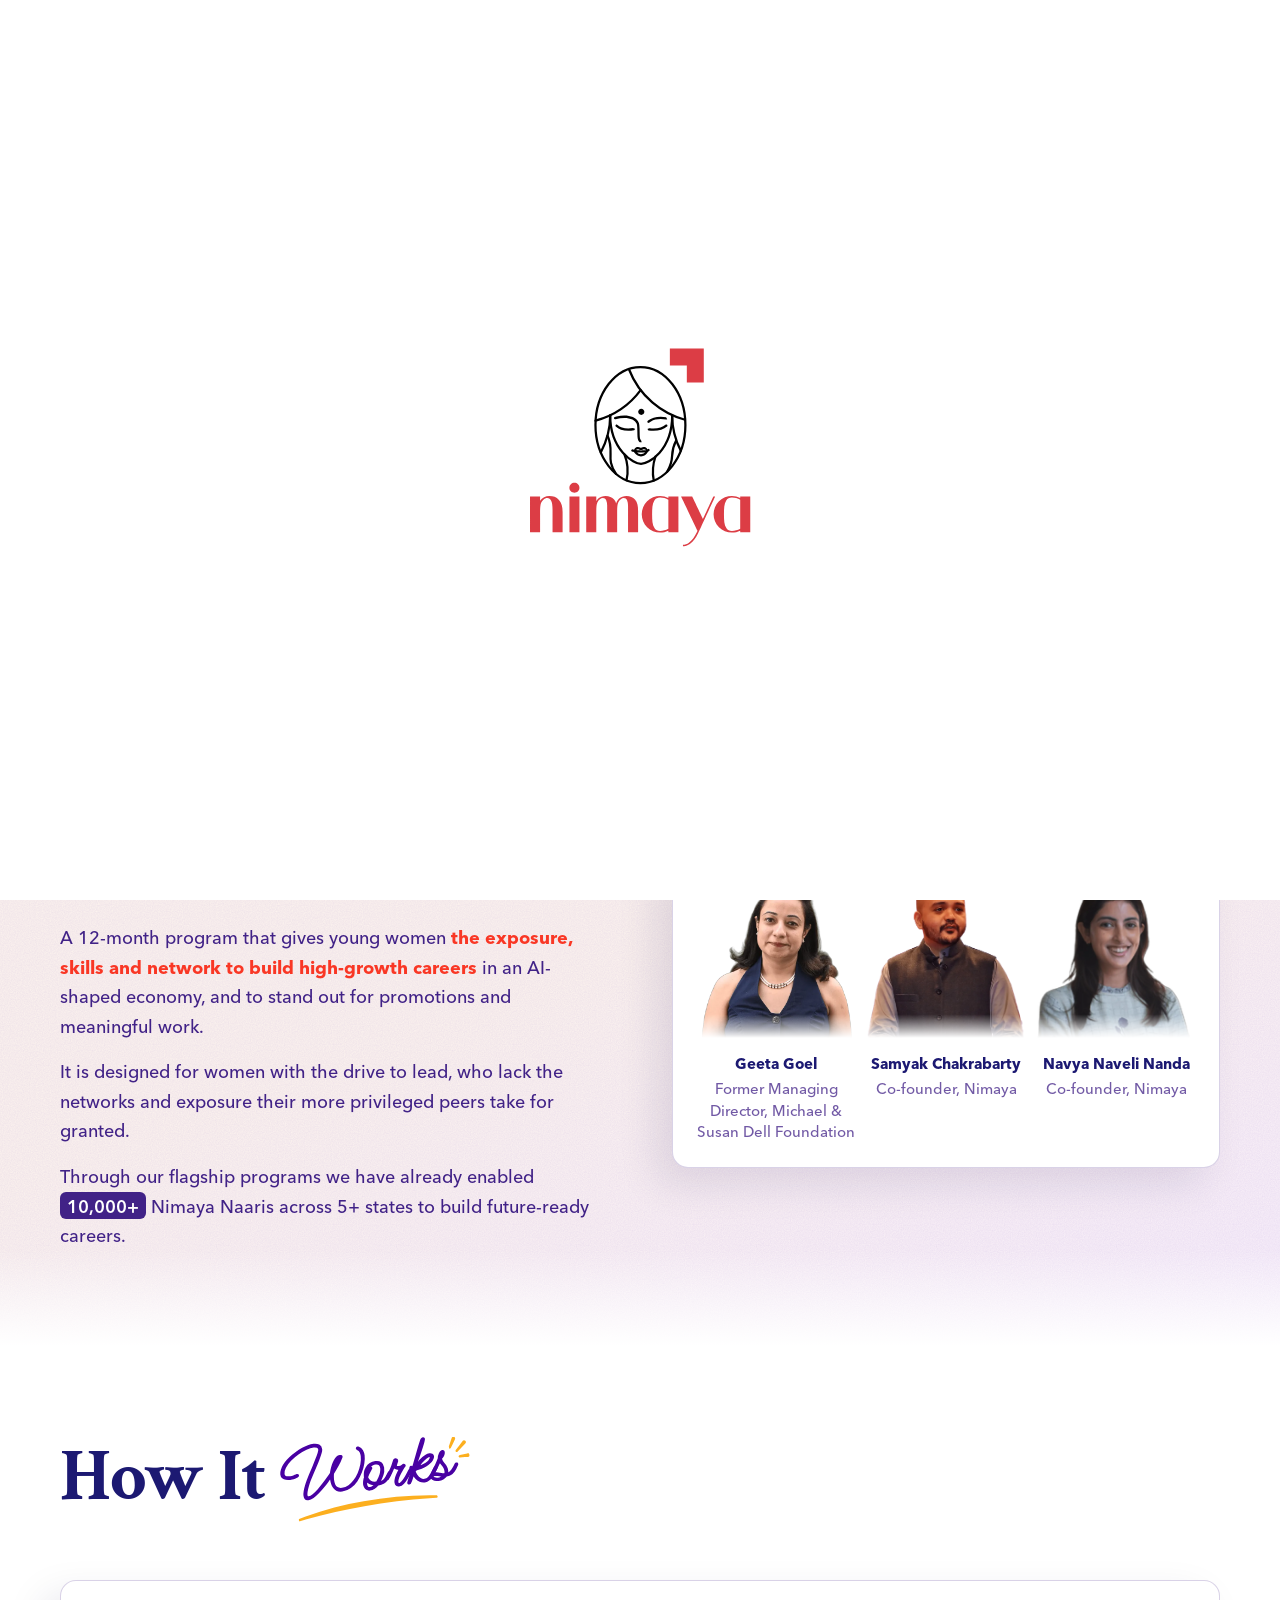
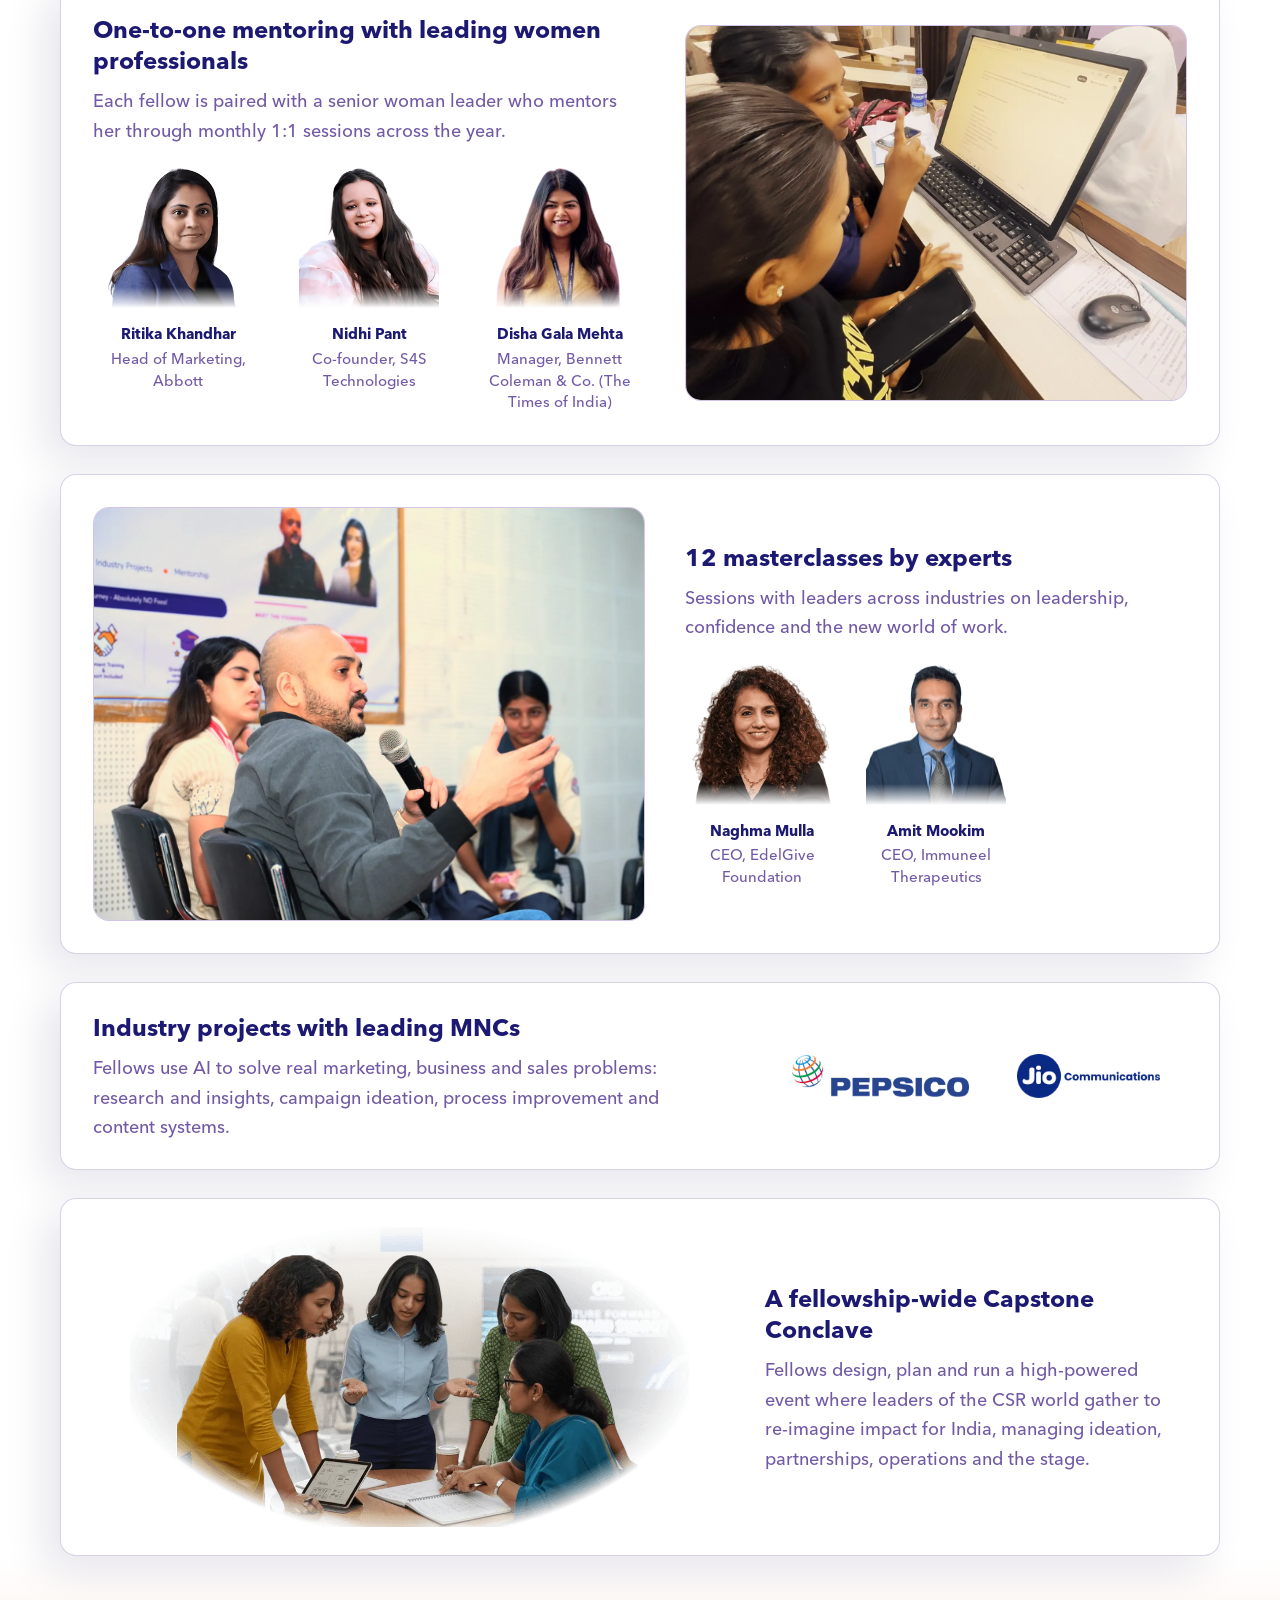
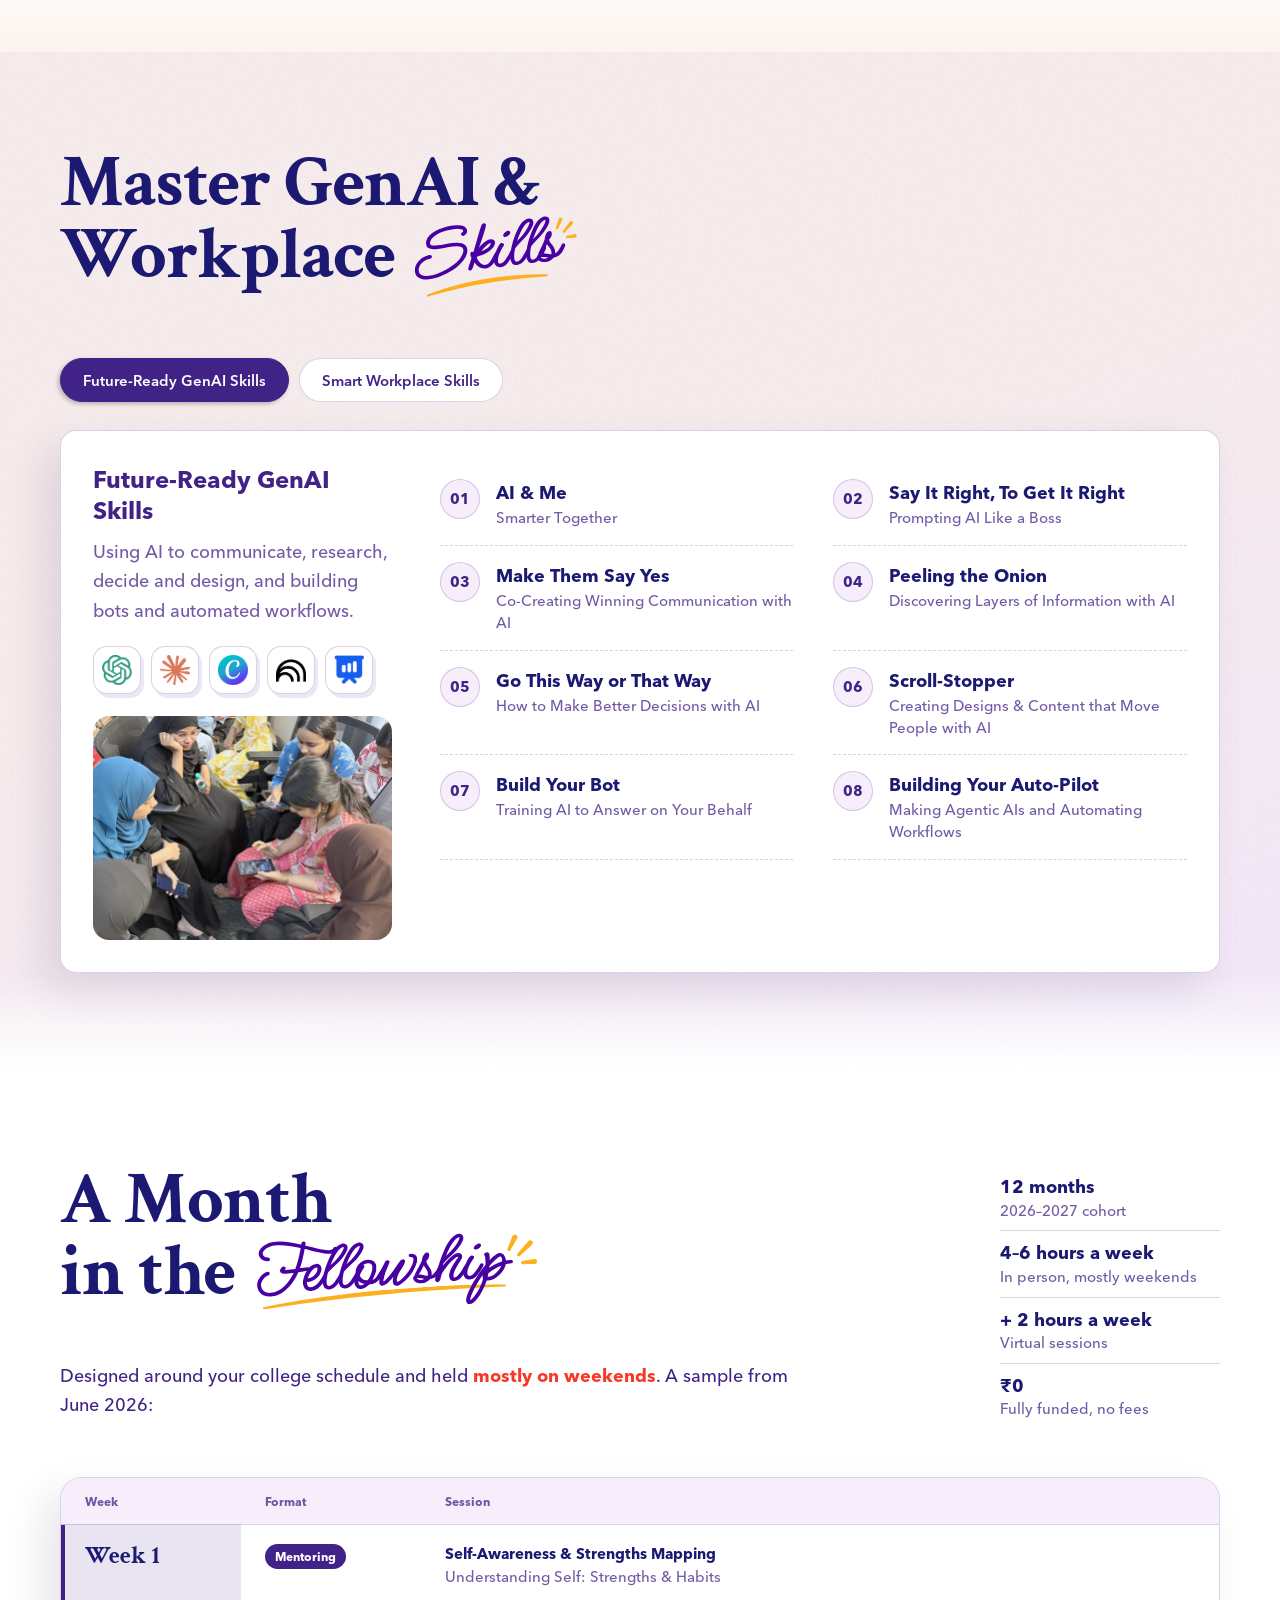
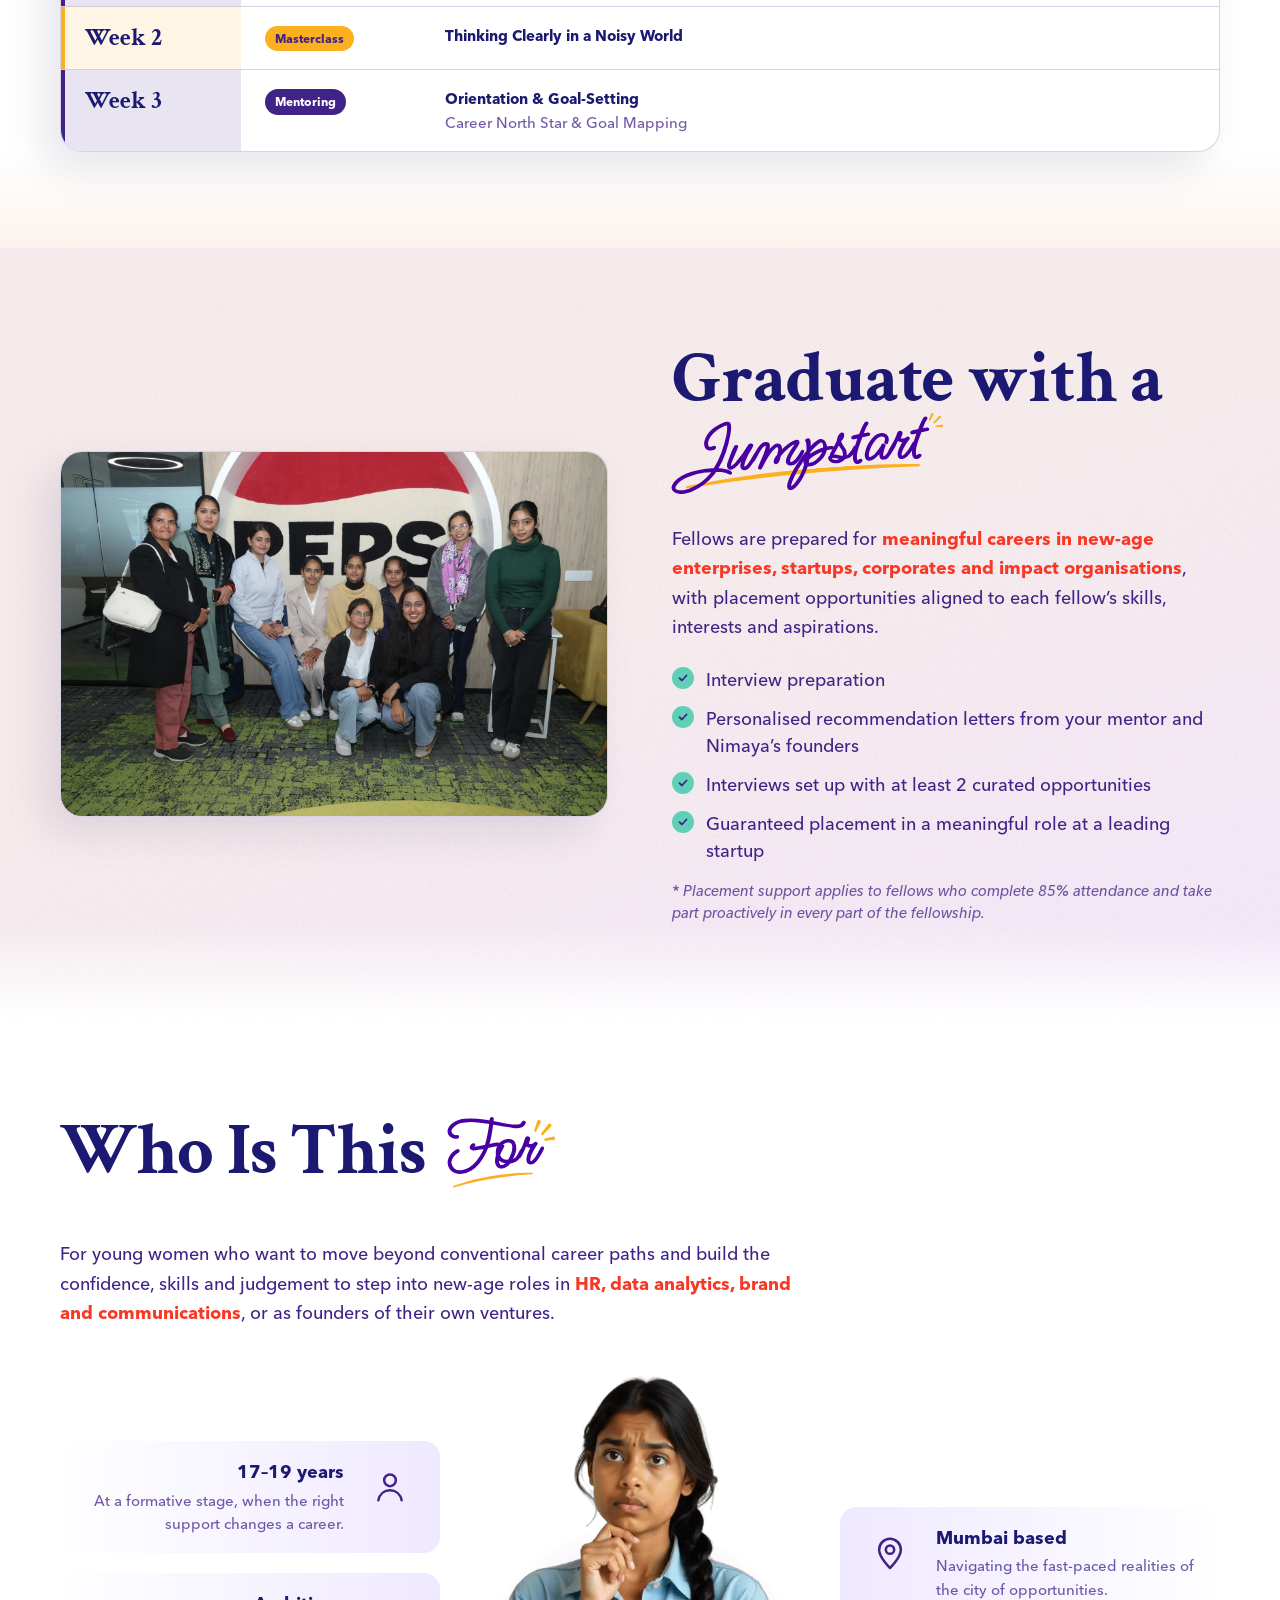
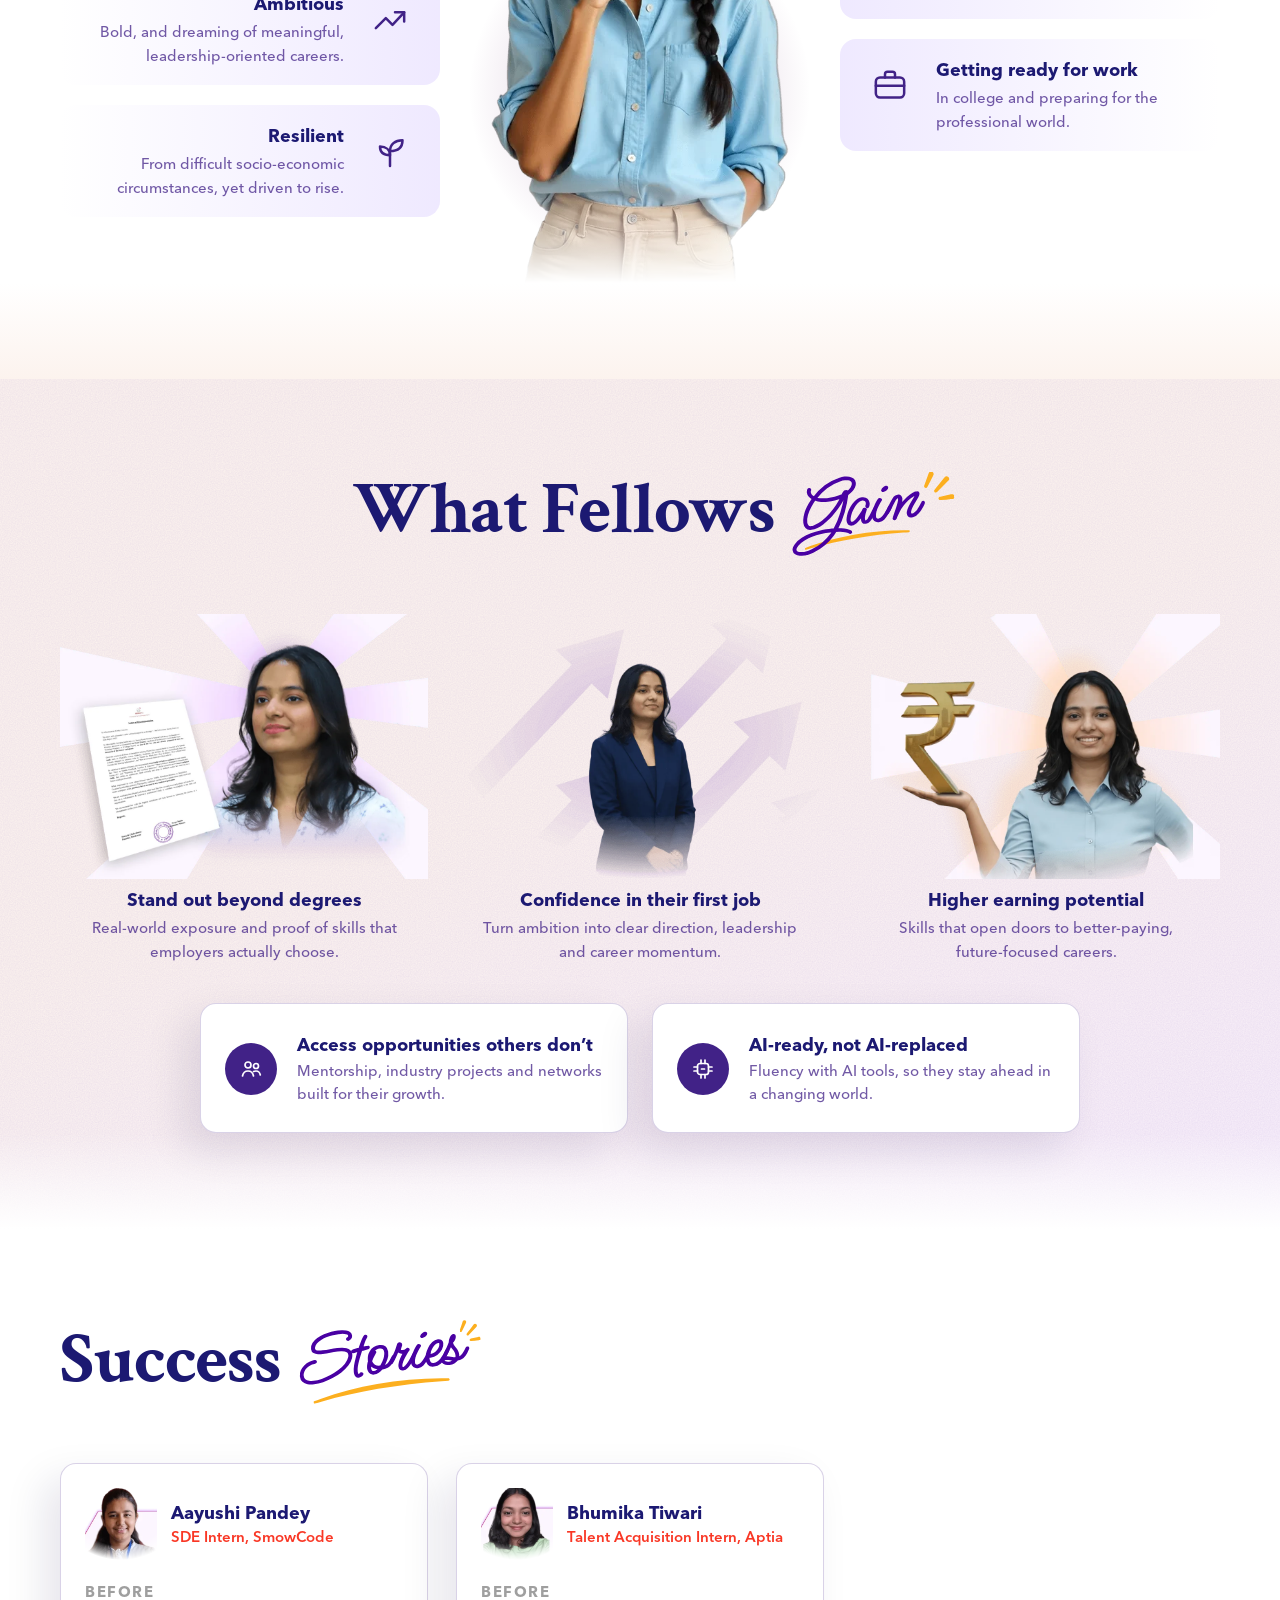
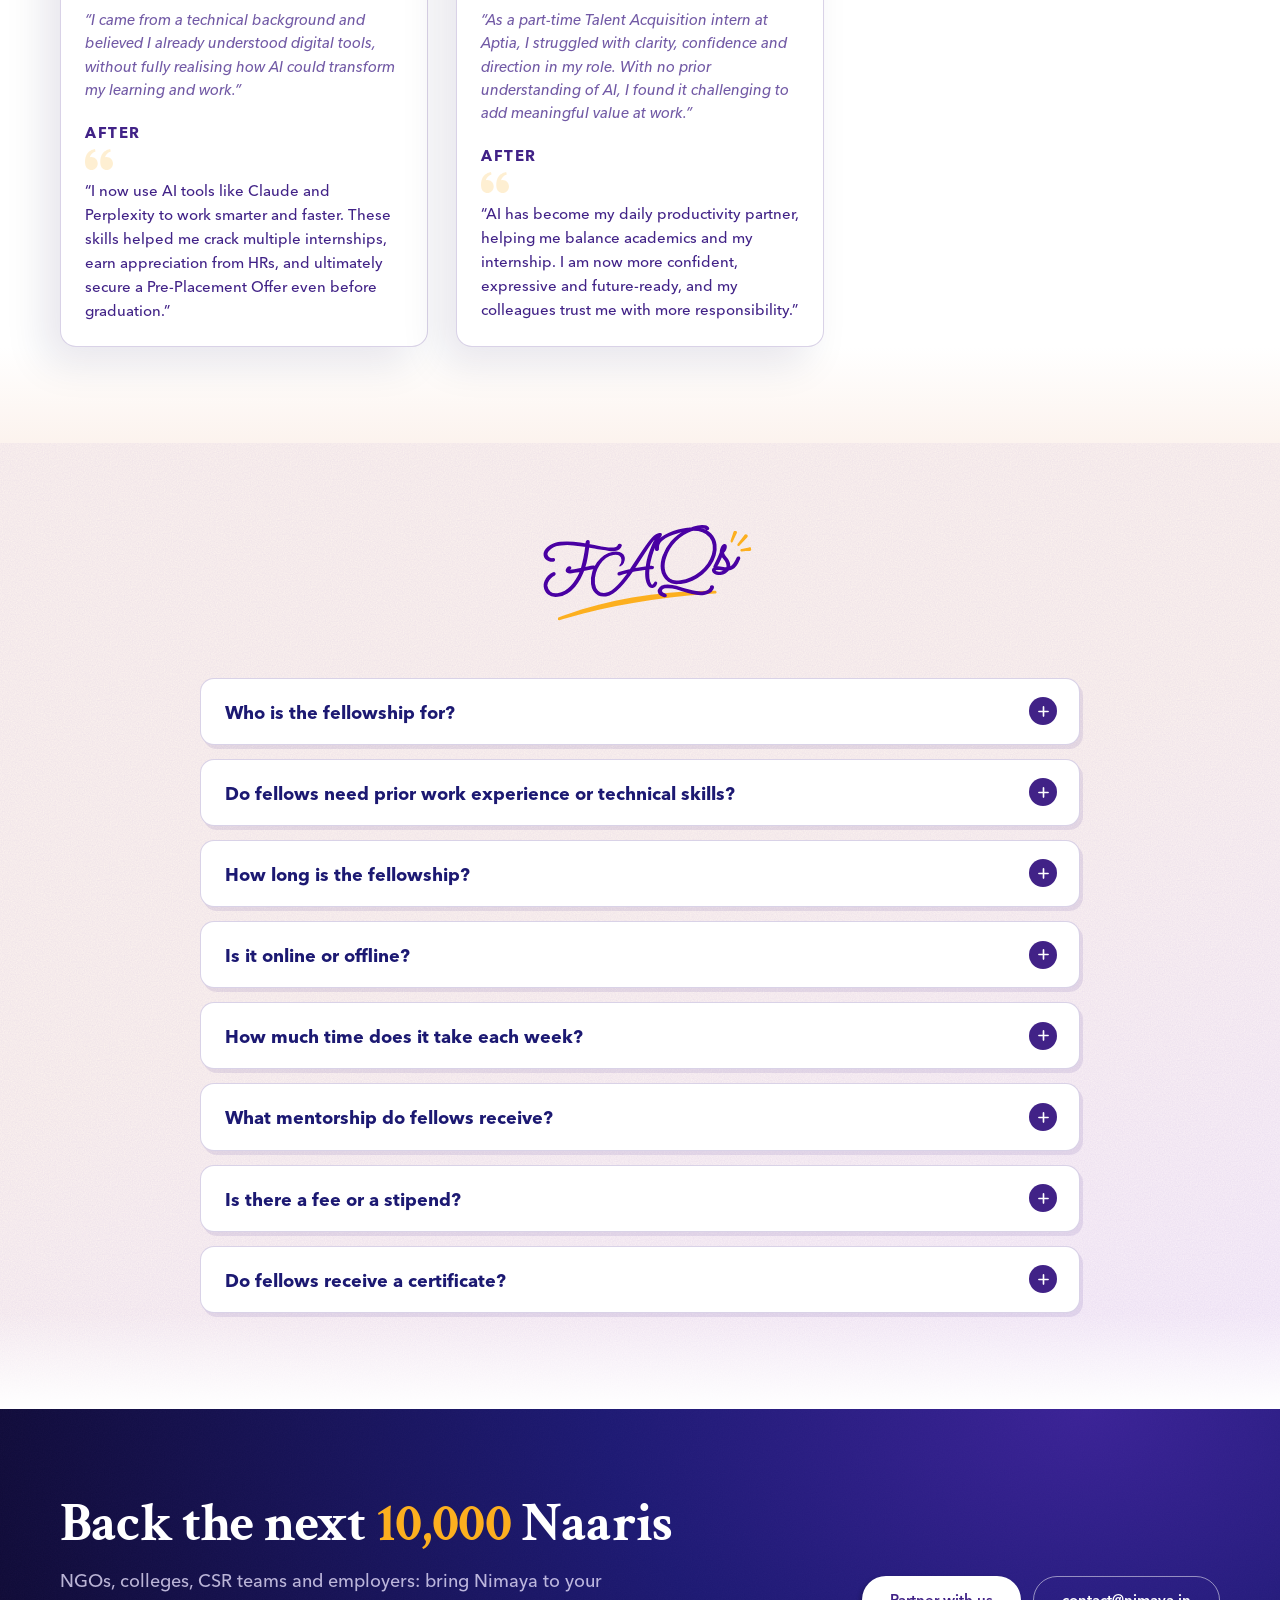
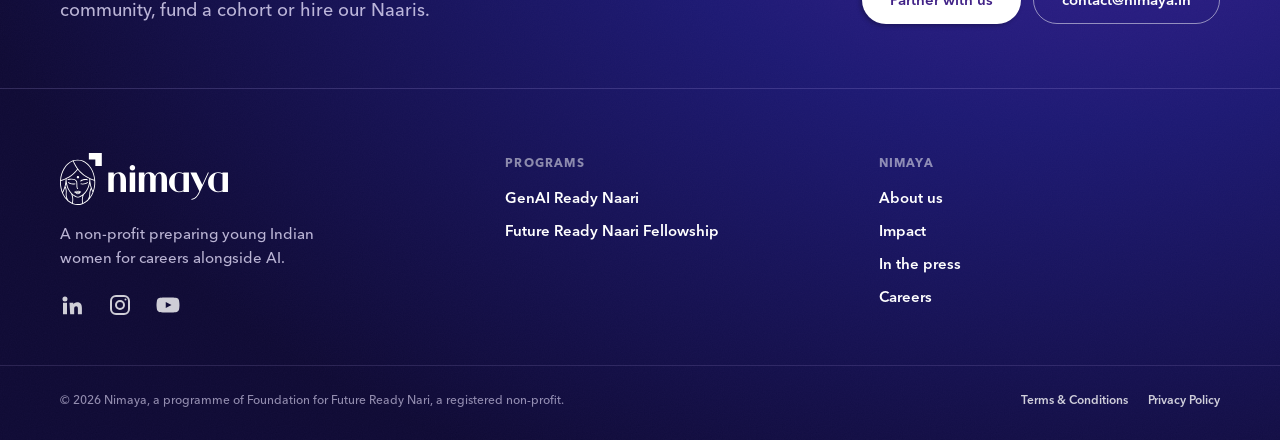
<file: programs/future-naari-fellowship/index.html>
<!doctype html>
<html lang="en">
<head>
  <meta charset="utf-8">
  <meta name="viewport" content="width=device-width, initial-scale=1">
  <title>Future Ready Naari Fellowship | Nimaya</title>
  <meta name="description" content="The Future Ready Naari Fellowship: a 12-month, placement-linked program that develops ambitious young women into future leaders through 1:1 mentoring, masterclasses and industry projects.">
  <meta property="og:url" content="https://www.nimaya.in/programs/future-naari-fellowship">
  <meta property="og:type" content="website">
  <meta property="og:title" content="Future Ready Naari Fellowship | Nimaya">
  <meta property="og:description" content="The Future Ready Naari Fellowship: a 12-month, placement-linked program that develops ambitious young women into future leaders through 1:1 mentoring, masterclasses and industry projects.">
  <meta name="twitter:card" content="summary_large_image">
  <meta name="twitter:title" content="Future Ready Naari Fellowship | Nimaya">
  <meta name="twitter:description" content="The Future Ready Naari Fellowship: a 12-month, placement-linked program that develops ambitious young women into future leaders through 1:1 mentoring, masterclasses and industry projects.">
  <link rel="icon" href="../../assets/img/favicon-light.png" media="(prefers-color-scheme: light)">
  <link rel="icon" href="../../assets/img/favicon-dark.png" media="(prefers-color-scheme: dark)">
  <link rel="preload" href="../../assets/fonts/avenir-next-500.woff2" as="font" type="font/woff2" crossorigin>
  <link rel="preload" href="../../assets/fonts/crimson-text-700.woff2" as="font" type="font/woff2" crossorigin>
  <link rel="preload" href="../../assets/fonts/ms-madi.woff2" as="font" type="font/woff2" crossorigin>
  <script>document.documentElement.classList.add("js")</script>
  <link rel="stylesheet" href="../../css/style.css">
</head>
<body class="has-dark-landing">
  <!-- Splash: animated logo on white, once per visit on whichever page comes first -->
  <div class="splash" aria-hidden="true"><div class="splash__logo"></div></div>
  <script src="../../js/splash-gate.js" data-base="../../"></script>

  <!-- Navigation -->
  <header class="nav">
    <div class="nav__inner">
      <a class="nav__logo" href="../../"><img src="../../assets/img/logo.svg" alt="Nimaya" width="120" height="37"></a>
      <nav class="nav__links" id="nav-links" aria-label="Main">
        <a href="../../">Home</a>
        <div class="nav__drop">
          <button class="nav__drop-btn is-active" type="button" aria-expanded="false">Programs <svg viewBox="0 0 10 10" aria-hidden="true"><path d="M1.5 3.5L5 7l3.5-3.5" fill="none" stroke="currentColor" stroke-width="1.6" stroke-linecap="round" stroke-linejoin="round"/></svg></button>
          <div class="nav__menu">
            <a href="../../programs/genai-ready-naari/"><b>#GenAIReadyNaari</b><span>40-hour GenAI &amp; workplace skills program</span><i class="nav__short">GenAI Naari</i></a>
            <a class="is-active" aria-current="page" href="../../programs/future-naari-fellowship/"><b>#FutureReadyNaariFellowship</b><span>12-month, placement-linked fellowship</span><i class="nav__short">Fellowship</i></a>
          </div>
        </div>
        <a href="../../impact/">Impact</a>
        <a href="../../about-us/">About us</a>
        <a href="../../careers/">Careers</a>
        <a href="../../contact-us/">Contact</a>
      </nav>
      <button class="nav__toggle" type="button" aria-expanded="false" aria-controls="nav-links" aria-label="Open menu"><span></span><span></span></button>
    </div>
  </header>

  <main>

    <!-- Landing: a dark photo hero, Home's look at a shorter height -->
    <div class="hero landing page-hero" style="--focus: 50% 50%">
      <figure class="page-hero__photo"><img src="../../assets/img/photos/fellowship-hero.webp" alt="A Nimaya session on a corporate office floor in Mumbai" width="2000" height="1125" fetchpriority="high"></figure>
      <div class="landing__shade" aria-hidden="true"></div>
      <div class="wrap page-hero__content">
          <h1 class="hero__title">
            <span class="line">The Future Ready</span>
            <span class="line"><span class="hero__naari">Naari</span> <span class="script script--wide"><span class="script__swish" aria-hidden="true"></span>Fellowshi<span class="script__end">p<img class="script__earmarks" src="../../assets/Motifs/earmarks.svg" alt="" width="17" height="18"></span></span></span>
          </h1>
          <p class="page-hero__sub" data-reveal="up" data-delay="0.45">A <b class="em">12-month, placement-linked fellowship</b> that develops ambitious young women into future leaders, through 1:1 mentoring with senior women leaders, masterclasses and industry projects.</p>
          <ul class="facts page-hero__facts" data-reveal="up" data-delay="0.6">
            <li class="fact"><span class="fact__icon" aria-hidden="true"><svg viewBox="0 0 24 24"><rect x="3.5" y="5" width="17" height="15" rx="2.5"/><path d="M3.5 10h17M8 3v4M16 3v4"/></svg></span><b>12 months</b><span>Mostly on weekends</span></li>
            <li class="fact"><span class="fact__icon" aria-hidden="true"><svg viewBox="0 0 24 24"><circle cx="9" cy="8" r="3"/><circle cx="17" cy="9" r="2.5"/><path d="M3.5 19c.6-3.2 2.8-5 5.5-5s4.9 1.8 5.5 5M14.6 14.5c.7-.3 1.5-.5 2.4-.5 2.2 0 3.8 1.4 4.3 4"/></svg></span><b>1:1 mentoring</b><span>With women leaders</span></li>
            <li class="fact"><span class="fact__icon" aria-hidden="true"><svg viewBox="0 0 24 24"><path d="M12 3l2.2 5.6L20 9.3l-4.5 3.9 1.4 5.8L12 16l-4.9 3 1.4-5.8L4 9.3l5.8-.7z"/></svg></span><b>16+ skills</b><span>GenAI &amp; leadership</span></li>
            <li class="fact"><span class="fact__icon" aria-hidden="true"><svg viewBox="0 0 24 24"><rect x="3.5" y="7.5" width="17" height="12" rx="2.5"/><path d="M9 7.5V5.5A1.5 1.5 0 0 1 10.5 4h3A1.5 1.5 0 0 1 15 5.5v2M3.5 12.5h17"/></svg></span><b>Guaranteed</b><span>Placement support*</span></li>
          </ul>
      </div>
    </div>

    <!-- What is the fellowship -->
    <section>
      <div class="wrap split">
        <div class="split__text">
          <h2 class="display">What is the <span class="script script--wide"><span class="script__swish" aria-hidden="true"></span>Fellowshi<span class="script__end">p<img class="script__earmarks" src="../../assets/Motifs/earmarks.svg" alt="" width="17" height="18"></span></span></h2>
          <p class="body" data-reveal="up">A 12-month program that gives young women <b class="em">the exposure, skills and network to build high-growth careers</b> in an AI-shaped economy, and to stand out for promotions and meaningful work.</p>
          <p class="body" data-reveal="up">It is designed for women with the drive to lead, who lack the networks and exposure their more privileged peers take for granted.</p>
          <p class="body" data-reveal="up">Through our flagship programs we have already enabled <span class="pill-hl" data-count="10000" data-suffix="+">10,000+</span> Nimaya Naaris across 5+ states to build future-ready careers.</p>
        </div>
        <div class="card card--tabbed designed" data-reveal="up">
          <p class="card__tab">Designed under the mentorship of</p>
          <div class="card__body">
            <ul class="people people--sm" style="--cols: 3">
              <li class="person"><div class="person__photo"><img src="../../assets/img/people/fm-geeta.webp" alt="" loading="lazy"></div><p class="person__name">Geeta Goel</p><p class="person__role">Former Managing Director, Michael &amp; Susan Dell Foundation</p></li>
              <li class="person"><div class="person__photo"><img src="../../assets/img/people/team-samyak.webp" alt="" loading="lazy"></div><p class="person__name">Samyak Chakrabarty</p><p class="person__role">Co-founder, Nimaya</p></li>
              <li class="person"><div class="person__photo"><img src="../../assets/img/people/team-navya.webp" alt="" loading="lazy"></div><p class="person__name">Navya Naveli Nanda</p><p class="person__role">Co-founder, Nimaya</p></li>
            </ul>
          </div>
        </div>
      </div>
    </section>

    <!-- How we open your mind -->
    <section>
      <div class="wrap">
        <div class="head">
          <h2 class="display">How It <span class="script"><span class="script__swish" aria-hidden="true"></span>Work<span class="script__end">s<img class="script__earmarks" src="../../assets/Motifs/earmarks.svg" alt="" width="17" height="18"></span></span></h2>
        </div>
        <ol class="pillars">
          <li class="card pillar" data-reveal="up">
            <div>
              <h3 class="sub-title">One-to-one mentoring with leading women professionals</h3>
              <p class="body muted">Each fellow is paired with a senior woman leader who mentors her through monthly 1:1 sessions across the year.</p>
              <ul class="people people--sm">
                <li class="person"><div class="person__photo"><img src="../../assets/img/people/fm-ritika.webp" alt="" loading="lazy"></div><p class="person__name">Ritika Khandhar</p><p class="person__role">Head of Marketing, Abbott</p></li>
                <li class="person"><div class="person__photo"><img src="../../assets/img/people/fm-nidhi.webp" alt="" loading="lazy"></div><p class="person__name">Nidhi Pant</p><p class="person__role">Co-founder, S4S Technologies</p></li>
                <li class="person"><div class="person__photo"><img src="../../assets/img/people/fm-disha.webp" alt="" loading="lazy"></div><p class="person__name">Disha Gala Mehta</p><p class="person__role">Manager, Bennett Coleman &amp; Co. (The Times of India)</p></li>
              </ul>
            </div>
            <div class="pillar__media" data-unmask><img src="../../assets/img/photos/naaris-computer.webp" alt="" width="1374" height="1287" loading="lazy"></div>
          </li>
          <li class="card pillar" data-reveal="up">
            <div>
              <h3 class="sub-title">12 masterclasses by experts</h3>
              <p class="body muted">Sessions with leaders across industries on leadership, confidence and the new world of work.</p>
              <ul class="people people--sm">
                <li class="person"><div class="person__photo"><img src="../../assets/img/people/fm-naghma.webp" alt="" loading="lazy"></div><p class="person__name">Naghma Mulla</p><p class="person__role">CEO, EdelGive Foundation</p></li>
                <li class="person"><div class="person__photo"><img src="../../assets/img/people/fm-amit.webp" alt="" loading="lazy"></div><p class="person__name">Amit Mookim</p><p class="person__role">CEO, Immuneel Therapeutics</p></li>
              </ul>
            </div>
            <div class="pillar__media" data-unmask><img src="../../assets/img/photos/guwahati-masterclass.webp" alt="" width="1400" height="1050" loading="lazy"></div>
          </li>
          <li class="card pillar pillar--compact" data-reveal="up">
            <div>
              <h3 class="sub-title">Industry projects with leading MNCs</h3>
              <p class="body muted">Fellows use AI to solve real marketing, business and sales problems: research and insights, campaign ideation, process improvement and content systems.</p>
            </div>
            <div class="pillar__logos">
              <img src="../../assets/img/logos/pepsico.webp" alt="PepsiCo" width="514" height="120" loading="lazy">
              <img src="../../assets/img/logos/jio.webp" alt="Jio Communications" width="391" height="120" loading="lazy">
            </div>
          </li>
          <li class="card pillar pillar--compact" data-reveal="up">
            <div>
              <h3 class="sub-title">A fellowship-wide Capstone Conclave</h3>
              <p class="body muted">Fellows design, plan and run a high-powered event where leaders of the CSR world gather to re-imagine impact for India, managing ideation, partnerships, operations and the stage.</p>
            </div>
            <div class="pillar__media pillar__media--plain"><img src="../../assets/img/photos/fel-capstone.webp" alt="" width="1100" height="590" loading="lazy"></div>
          </li>
        </ol>
      </div>
    </section>

    <!-- Skills -->
    <section>
      <div class="wrap">
        <div class="head">
          <h2 class="display">Master GenAI &amp; Workplace <span class="script"><span class="script__swish" aria-hidden="true"></span>Skill<span class="script__end">s<img class="script__earmarks" src="../../assets/Motifs/earmarks.svg" alt="" width="17" height="18"></span></span></h2>
        </div>
        <div class="tabs" data-tabs data-reveal="up">
          <div class="tabs__list" role="tablist" aria-label="Skill tracks">
            <button class="tabs__btn tone-purple" type="button" role="tab" id="fel-tab-a" aria-controls="fel-a" aria-selected="true">Future-Ready GenAI Skills</button>
            <button class="tabs__btn tone-yellow" type="button" role="tab" id="fel-tab-b" aria-controls="fel-b" aria-selected="false">Smart Workplace Skills</button>
          </div>
          <div class="tabs__panel card seg-card" role="tabpanel" id="fel-a" aria-labelledby="fel-tab-a">
            <div class="seg">
              <div class="seg__intro">
                <h3 class="sub-title seg__title tone-purple">Future-Ready GenAI Skills</h3>
                <p class="body muted">Using AI to communicate, research, decide and design, and building bots and automated workflows.</p>
                <ul class="tools" aria-label="Tools you will use">
                  <li><img src="../../assets/Logos/gpt-icon.png" alt="ChatGPT" width="131" height="131"></li>
                  <li><img src="../../assets/Logos/claude-icon.png" alt="Claude" width="139" height="139"></li>
                  <li><img src="../../assets/Logos/canva-icon.png" alt="Canva" width="131" height="131"></li>
                  <li><img src="../../assets/Logos/notebookllm-icon.png" alt="NotebookLM" width="142" height="110"></li>
                  <li><img src="../../assets/Logos/slidesai-icon.png" alt="SlidesAI" width="132" height="130"></li>
                </ul>
                <figure class="seg__photo"><img src="../../assets/img/photos/genai-track-a.webp" alt="Naaris in Mumbai working with GenAI tools on their phones" width="1200" height="900" loading="lazy"></figure>
              </div>
              <ol class="modules">
              <li><span><b>AI &amp; Me</b>Smarter Together</span></li>
              <li><span><b>Say It Right, To Get It Right</b>Prompting AI Like a Boss</span></li>
              <li><span><b>Make Them Say Yes</b>Co-Creating Winning Communication with AI</span></li>
              <li><span><b>Peeling the Onion</b>Discovering Layers of Information with AI</span></li>
              <li><span><b>Go This Way or That Way</b>How to Make Better Decisions with AI</span></li>
              <li><span><b>Scroll-Stopper</b>Creating Designs &amp; Content that Move People with AI</span></li>
              <li><span><b>Build Your Bot</b>Training AI to Answer on Your Behalf</span></li>
              <li><span><b>Building Your Auto-Pilot</b>Making Agentic AIs and Automating Workflows</span></li>
            </ol>
            </div>
          </div>
          <div class="tabs__panel card seg-card" role="tabpanel" id="fel-b" aria-labelledby="fel-tab-b" hidden>
            <div class="seg">
              <div class="seg__intro">
                <h3 class="sub-title seg__title tone-yellow">Smart Workplace Skills</h3>
                <p class="body muted">The human skills AI can’t replace: emotional intelligence, storytelling, problem solving and getting things done.</p>
                <figure class="seg__photo"><img src="../../assets/img/photos/genai-track-b.webp" alt="A Business Communication session at a partner college in Gurugram" width="1200" height="900" loading="lazy"></figure>
              </div>
              <ol class="modules">
              <li><span><b>New World, New Rules</b>What It Takes to Succeed in the Future of Work</span></li>
              <li><span><b>Navigating Masks at Work</b>Leveraging Emotional Intelligence to Get Work Done</span></li>
              <li><span><b>Storytelling</b>Make Every Word Work for You</span></li>
              <li><span><b>Smart Thinking Habits</b>Staying 1 Step Ahead of Problems</span></li>
              <li><span><b>Mastering Jugaad</b>Solving Problems Like AI Never Can</span></li>
              <li><span><b>Working Like an Entrepreneur</b>Breaking the Ceiling of What’s Possible</span></li>
              <li><span><b>Productivity Hacks and Habits</b>Get It All Done Without Burning Out</span></li>
              <li><span><b>Press Send with Confidence</b>The Mechanics of Messages That Get Results</span></li>
            </ol>
            </div>
          </div>
        </div>
      </div>
    </section>

    <!-- Schedule -->
    <section>
      <div class="wrap">
        <div class="head-row">
          <div class="head">
            <h2 class="display">A Month<br class="br-wide"> in the <span class="script script--wide"><span class="script__swish" aria-hidden="true"></span>Fellowshi<span class="script__end">p<img class="script__earmarks" src="../../assets/Motifs/earmarks.svg" alt="" width="17" height="18"></span></span></h2>
            <p class="body" data-reveal="up">Designed around your college schedule and held <b class="em">mostly on weekends</b>. A sample from June 2026:</p>
          </div>
          <ul class="facts facts--stack" data-reveal="up">
            <li class="fact"><b>12 months</b><span>2026–2027 cohort</span></li>
            <li class="fact"><b>4–6 hours a week</b><span>In person, mostly weekends</span></li>
            <li class="fact"><b>+ 2 hours a week</b><span>Virtual sessions</span></li>
            <li class="fact"><b>₹0</b><span>Fully funded, no fees</span></li>
          </ul>
        </div>
        <div class="timetable timetable--month" data-reveal="up">
          <table>
            <thead><tr><th scope="col">Week</th><th scope="col">Format</th><th scope="col">Session</th></tr></thead>
            <tbody class="tone-purple">
              <tr><th class="timetable__week" scope="row"><span>Week 1</span></th><td class="timetable__format"><b class="timetable__track">Mentoring</b></td><td><b>Self-Awareness &amp; Strengths Mapping</b><span>Understanding Self: Strengths &amp; Habits</span></td></tr>
            </tbody>
            <tbody class="tone-yellow">
              <tr><th class="timetable__week" scope="row"><span>Week 2</span></th><td class="timetable__format"><b class="timetable__track">Masterclass</b></td><td><b>Thinking Clearly in a Noisy World</b></td></tr>
            </tbody>
            <tbody class="tone-purple">
              <tr><th class="timetable__week" scope="row"><span>Week 3</span></th><td class="timetable__format"><b class="timetable__track">Mentoring</b></td><td><b>Orientation &amp; Goal-Setting</b><span>Career North Star &amp; Goal Mapping</span></td></tr>
            </tbody>
          </table>
        </div>
      </div>
    </section>

    <!-- Jumpstart -->
    <section>
      <div class="wrap split split--flip">
        <div class="split__text">
          <h2 class="display">Graduate with a <span class="script script--wide"><span class="script__swish" aria-hidden="true"></span>Jumpstar<span class="script__end script__end--tall" style="--em-x: 0.1em; --em-y: 0.3em">t<img class="script__earmarks" src="../../assets/Motifs/earmarks.svg" alt="" width="17" height="18"></span></span></h2>
          <p class="body" data-reveal="up">Fellows are prepared for <b class="em">meaningful careers in new-age enterprises, startups, corporates and impact organisations</b>, with placement opportunities aligned to each fellow’s skills, interests and aspirations.</p>
          <ul class="ticks" data-reveal="up">
            <li>Interview preparation</li>
            <li>Personalised recommendation letters from your mentor and Nimaya’s founders</li>
            <li>Interviews set up with at least 2 curated opportunities</li>
            <li>Guaranteed placement in a meaningful role at a leading startup</li>
          </ul>
          <p class="note" data-reveal="up">* Placement support applies to fellows who complete 85% attendance and take part proactively in every part of the fellowship.</p>
        </div>
        <div class="split__media" data-reveal="up">
          <div class="photo" data-unmask><img src="../../assets/img/photos/pepsico-visit.webp" alt="Nimaya Naaris on a visit to PepsiCo" width="1600" height="1067" loading="lazy"></div>
        </div>
      </div>
    </section>

    <!-- Who is this for -->
    <section>
      <div class="wrap">
        <div class="head">
          <h2 class="display">Who Is This <span class="script"><span class="script__swish" aria-hidden="true"></span>Fo<span class="script__end">r<img class="script__earmarks" src="../../assets/Motifs/earmarks.svg" alt="" width="17" height="18"></span></span></h2>
          <p class="body" data-reveal="up">For young women who want to move beyond conventional career paths and build the confidence, skills and judgement to step into new-age roles in <b class="em">HR, data analytics, brand and communications</b>, or as founders of their own ventures.</p>
        </div>
        <div class="who">
          <ul class="who__list">
            <li class="who__trait" data-reveal="up" data-delay="0.1"><span class="who__icon" aria-hidden="true"><svg viewBox="0 0 24 24"><circle cx="12" cy="8" r="3.5"/><path d="M5 20c.8-3.8 3.6-6 7-6s6.2 2.2 7 6"/></svg></span><h3>17–19 years</h3><p>At a formative stage, when the right support changes a career.</p></li>
            <li class="who__trait" data-reveal="up" data-delay="0.2"><span class="who__icon" aria-hidden="true"><svg viewBox="0 0 24 24"><path d="M3.5 17.5l6-6 4 4 7-7.5"/><path d="M15 8h5.5v5.5"/></svg></span><h3>Ambitious</h3><p>Bold, and dreaming of meaningful, leadership-oriented careers.</p></li>
            <li class="who__trait" data-reveal="up" data-delay="0.3"><span class="who__icon" aria-hidden="true"><svg viewBox="0 0 24 24"><path d="M12 21v-9"/><path d="M12 12c0-4 3-6.5 7.5-6.5 0 4.5-3 6.5-7.5 6.5z"/><path d="M12 14.5c0-3.2-2.4-5.2-6-5.2 0 3.6 2.4 5.2 6 5.2z"/></svg></span><h3>Resilient</h3><p>From difficult socio-economic circumstances, yet driven to rise.</p></li>
          </ul>
          <figure class="who__figure" data-reveal="up"><img src="../../assets/img/photos/fel-who-cutout.webp" alt="A young woman thinking about her future" width="425" height="711" loading="lazy"></figure>
          <ul class="who__list">
            <li class="who__trait" data-reveal="up" data-delay="0.1"><span class="who__icon" aria-hidden="true"><svg viewBox="0 0 24 24"><path d="M12 21s-6.5-6.2-6.5-11a6.5 6.5 0 0 1 13 0c0 4.8-6.5 11-6.5 11z"/><circle cx="12" cy="10" r="2.5"/></svg></span><h3>Mumbai based</h3><p>Navigating the fast-paced realities of the city of opportunities.</p></li>
            <li class="who__trait" data-reveal="up" data-delay="0.2"><span class="who__icon" aria-hidden="true"><svg viewBox="0 0 24 24"><rect x="3.5" y="7.5" width="17" height="12" rx="2.5"/><path d="M9 7.5V5.5A1.5 1.5 0 0 1 10.5 4h3A1.5 1.5 0 0 1 15 5.5v2M3.5 12.5h17"/></svg></span><h3>Getting ready for work</h3><p>In college and preparing for the professional world.</p></li>
          </ul>
        </div>
      </div>
    </section>

    <!-- Why join -->
    <section>
      <div class="wrap">
        <div class="head head--center">
          <h2 class="display">What Fellows <span class="script"><span class="script__swish" aria-hidden="true"></span>Gai<span class="script__end" style="--em-x: 0.12em; --em-y: -0.04em">n<img class="script__earmarks" src="../../assets/Motifs/earmarks.svg" alt="" width="17" height="18"></span></span></h2>
        </div>
        <ul class="gains">
          <li class="gain" data-reveal="up" data-delay="0.1"><img class="gain__img" src="../../assets/img/photos/fel-gain-standout.webp" alt="A Naari beside her letter of recommendation" width="1068" height="770" loading="lazy"><h3>Stand out beyond degrees</h3><p>Real-world exposure and proof of skills that employers actually choose.</p></li>
          <li class="gain" data-reveal="up" data-delay="0.2"><img class="gain__img" src="../../assets/img/photos/fel-gain-confidence.webp" alt="A Naari in a blazer, ready for her first job" width="1068" height="770" loading="lazy"><h3>Confidence in their first job</h3><p>Turn ambition into clear direction, leadership and career momentum.</p></li>
          <li class="gain" data-reveal="up" data-delay="0.3"><img class="gain__img" src="../../assets/img/photos/fel-gain-earning.webp" alt="A Naari holding up the rupee sign" width="1068" height="770" loading="lazy"><h3>Higher earning potential</h3><p>Skills that open doors to better-paying, future-focused careers.</p></li>
        </ul>
        <ul class="grid grid--pair">
          <li class="icard icard--row" data-reveal="up" data-delay="0.1"><span class="icard__glyph" aria-hidden="true"><svg viewBox="0 0 24 24"><circle cx="9" cy="8" r="3"/><circle cx="17" cy="9" r="2.5"/><path d="M3.5 19c.6-3.2 2.8-5 5.5-5s4.9 1.8 5.5 5M14.6 14.5c.7-.3 1.5-.5 2.4-.5 2.2 0 3.8 1.4 4.3 4"/></svg></span><div><h3>Access opportunities others don’t</h3><p>Mentorship, industry projects and networks built for their growth.</p></div></li>
          <li class="icard icard--row" data-reveal="up" data-delay="0.2"><span class="icard__glyph" aria-hidden="true"><svg viewBox="0 0 24 24"><rect x="6.5" y="6.5" width="11" height="11" rx="2.5"/><path d="M10 3v3.5M14 3v3.5M10 17.5V21M14 17.5V21M3 10h3.5M3 14h3.5M17.5 10H21M17.5 14H21M10.5 12h3"/></svg></span><div><h3>AI-ready, not AI-replaced</h3><p>Fluency with AI tools, so they stay ahead in a changing world.</p></div></li>
        </ul>
      </div>
    </section>

    <!-- Success story -->
    <section>
      <div class="wrap">
        <div class="head">
          <h2 class="display">Success <span class="script"><span class="script__swish" aria-hidden="true"></span>Storie<span class="script__end">s<img class="script__earmarks" src="../../assets/Motifs/earmarks.svg" alt="" width="17" height="18"></span></span></h2>
        </div>
        <ul class="quotes">
          <li class="card quote" data-reveal="up" data-delay="0.1">
            <div class="quote__who"><div class="quote__photo"><img src="../../assets/img/photos/fel-aayushi-avatar.webp" alt="" loading="lazy"></div><div><p class="quote__name">Aayushi Pandey</p><p class="quote__place">SDE Intern, SmowCode</p></div></div>
            <p class="quote__label">Before</p><p class="quote__before">“I came from a technical background and believed I already understood digital tools, without fully realising how AI could transform my learning and work.”</p>
            <p class="quote__label quote__label--after">After</p><p class="quote__after">“I now use AI tools like Claude and Perplexity to work smarter and faster. These skills helped me crack multiple internships, earn appreciation from HRs, and ultimately secure a Pre-Placement Offer even before graduation.”</p>
          </li>
          <li class="card quote" data-reveal="up" data-delay="0.2">
            <div class="quote__who"><div class="quote__photo"><img src="../../assets/img/photos/fel-bhumika-avatar.webp" alt="" loading="lazy"></div><div><p class="quote__name">Bhumika Tiwari</p><p class="quote__place">Talent Acquisition Intern, Aptia</p></div></div>
            <p class="quote__label">Before</p><p class="quote__before">“As a part-time Talent Acquisition intern at Aptia, I struggled with clarity, confidence and direction in my role. With no prior understanding of AI, I found it challenging to add meaningful value at work.”</p>
            <p class="quote__label quote__label--after">After</p><p class="quote__after">“AI has become my daily productivity partner, helping me balance academics and my internship. I am now more confident, expressive and future-ready, and my colleagues trust me with more responsibility.”</p>
          </li>
        </ul>
      </div>
    </section>

    <!-- FAQs -->
    <section>
      <div class="wrap">
        <div class="head head--center">
          <h2 class="display"><span class="script"><span class="script__swish" aria-hidden="true"></span>FAQ<span class="script__end">s<img class="script__earmarks" src="../../assets/Motifs/earmarks.svg" alt="" width="17" height="18"></span></span></h2>
        </div>
        <div class="faqs">
          <details class="faq" data-reveal="up"><summary>Who is the fellowship for?</summary><div class="faq__body"><p>Young women in college in Mumbai with strong potential but limited exposure or opportunities. We look for curiosity, ambition and a readiness to grow.</p></div></details>
          <details class="faq" data-reveal="up"><summary>Do fellows need prior work experience or technical skills?</summary><div class="faq__body"><p>Not at all. We’re not looking for perfect resumes; we’re looking for curious, ambitious minds and a willingness to learn. The fellowship builds confidence, skills and workplace readiness from scratch.</p></div></details>
          <details class="faq" data-reveal="up"><summary>How long is the fellowship?</summary><div class="faq__body"><p>It’s a 12-month immersive journey, packed with:</p><ul><li>1:1 mentorship</li><li>Masterclasses</li><li>6-month live industry projects</li><li>GenAI learning</li><li>The Capstone Conclave</li><li>Career preparation and placement support</li></ul></div></details>
          <details class="faq" data-reveal="up"><summary>Is it online or offline?</summary><div class="faq__body"><p>It’s hybrid: virtual learning sessions, with select in-person workshops, meetups and the final Capstone Conclave.</p></div></details>
          <details class="faq" data-reveal="up"><summary>How much time does it take each week?</summary><div class="faq__body"><p>Around 4–6 hours a week, including mentoring, masterclasses, project work and self-learning. It’s designed to be challenging but manageable alongside college or early work.</p></div></details>
          <details class="faq" data-reveal="up"><summary>What mentorship do fellows receive?</summary><div class="faq__body"><p>Each fellow is paired with a senior woman leader (a CXO, founder or experienced professional) who mentors her through monthly 1:1 sessions across the year.</p></div></details>
          <details class="faq" data-reveal="up"><summary>Is there a fee or a stipend?</summary><div class="faq__body"><p>There is no fee: the fellowship is fully funded by our partners, because money should never limit potential. It doesn’t offer a stipend, but comes with strong placement support, mentoring and deep industry exposure.</p></div></details>
          <details class="faq" data-reveal="up"><summary>Do fellows receive a certificate?</summary><div class="faq__body"><p>Yes. Fellows who complete the program receive a Certificate of Completion, along with professional exposure and project credentials.</p></div></details>
        </div>
      </div>
    </section>

  </main>

  <!-- Footer -->
  <footer class="footer">
    <div class="wrap footer__cta" data-reveal="up">
      <div class="footer__cta-text">
        <h2 class="footer__title">Back the next <em>10,000</em> Naaris</h2>
        <p class="footer__lead">NGOs, colleges, CSR teams and employers: bring Nimaya to your community, fund a cohort or hire our Naaris.</p>
      </div>
      <div class="footer__cta-btns">
        <a class="btn btn--light" href="../../contact-us/">Partner with us</a>
        <a class="btn btn--ghost" href="mailto:contact@nimaya.in">contact@nimaya.in</a>
      </div>
    </div>
    <div class="wrap footer__main">
      <div class="footer__brand">
        <a class="footer__logo" href="../../"><img src="../../assets/img/logo.svg" alt="Nimaya" width="207" height="64"></a>
        <p class="footer__tag">A non-profit preparing young Indian women for careers alongside AI.</p>
        <div class="footer__social">
        <a href="https://www.linkedin.com/company/nimaya" target="_blank" rel="noopener" aria-label="LinkedIn"><svg viewBox="0 0 24 24" fill="currentColor" aria-hidden="true"><path d="M4.98 3.5a2.5 2.5 0 1 1 0 5 2.5 2.5 0 0 1 0-5zM3 9.75h4v11.5H3zM9.5 9.75h3.8v1.6h.06c.53-1 1.83-2.05 3.77-2.05 4.03 0 4.77 2.65 4.77 6.1v5.85h-4v-5.2c0-1.24-.02-2.84-1.73-2.84-1.73 0-2 1.35-2 2.75v5.29h-4z"/></svg></a>
        <a href="https://www.instagram.com/nimayafoundation/" target="_blank" rel="noopener" aria-label="Instagram"><svg viewBox="0 0 24 24" fill="none" stroke="currentColor" stroke-width="2" aria-hidden="true"><rect x="3" y="3" width="18" height="18" rx="5"/><circle cx="12" cy="12" r="4"/><circle cx="17.5" cy="6.5" r="1" fill="currentColor" stroke="none"/></svg></a>
        <a href="https://www.youtube.com/channel/UCvZ4J6YadeVFr-cgwD-o3aw" target="_blank" rel="noopener" aria-label="YouTube"><svg viewBox="0 0 24 24" fill="currentColor" aria-hidden="true"><path d="M23 7.2a3 3 0 0 0-2.1-2.1C19 4.6 12 4.6 12 4.6s-7 0-8.9.5A3 3 0 0 0 1 7.2 31 31 0 0 0 .5 12a31 31 0 0 0 .5 4.8 3 3 0 0 0 2.1 2.1c1.9.5 8.9.5 8.9.5s7 0 8.9-.5a3 3 0 0 0 2.1-2.1 31 31 0 0 0 .5-4.8 31 31 0 0 0-.5-4.8zM9.75 15.02V8.98L15.5 12z"/></svg></a>
      </div>
      </div>
      <nav class="footer__cols" aria-label="Footer">
        <div class="footer__col">
          <p class="footer__head">Programs</p>
          <a href="../../programs/genai-ready-naari/">GenAI Ready Naari</a>
          <a href="../../programs/future-naari-fellowship/">Future Ready Naari Fellowship</a>
        </div>
        <div class="footer__col">
          <p class="footer__head">Nimaya</p>
          <a href="../../about-us/">About us</a>
          <a href="../../impact/">Impact</a>
          <a href="../../about-us/#press">In the press</a>
          <a href="../../careers/">Careers</a>
        </div>
      </nav>
    </div>
    <div class="wrap footer__bottom">
      <p class="footer__copy">© 2026 Nimaya, a programme of Foundation for Future Ready Nari, a registered non-profit.</p>
      <div class="footer__legal">
        <a href="https://www.nimaya.in/terms-and-conditions">Terms &amp; Conditions</a>
        <a href="https://www.nimaya.in/privacy-policy">Privacy Policy</a>
      </div>
    </div>
  </footer>

  <script src="../../js/motion.js" defer></script>
  <script src="../../js/main.js" defer></script>
</body>
</html>
</file>
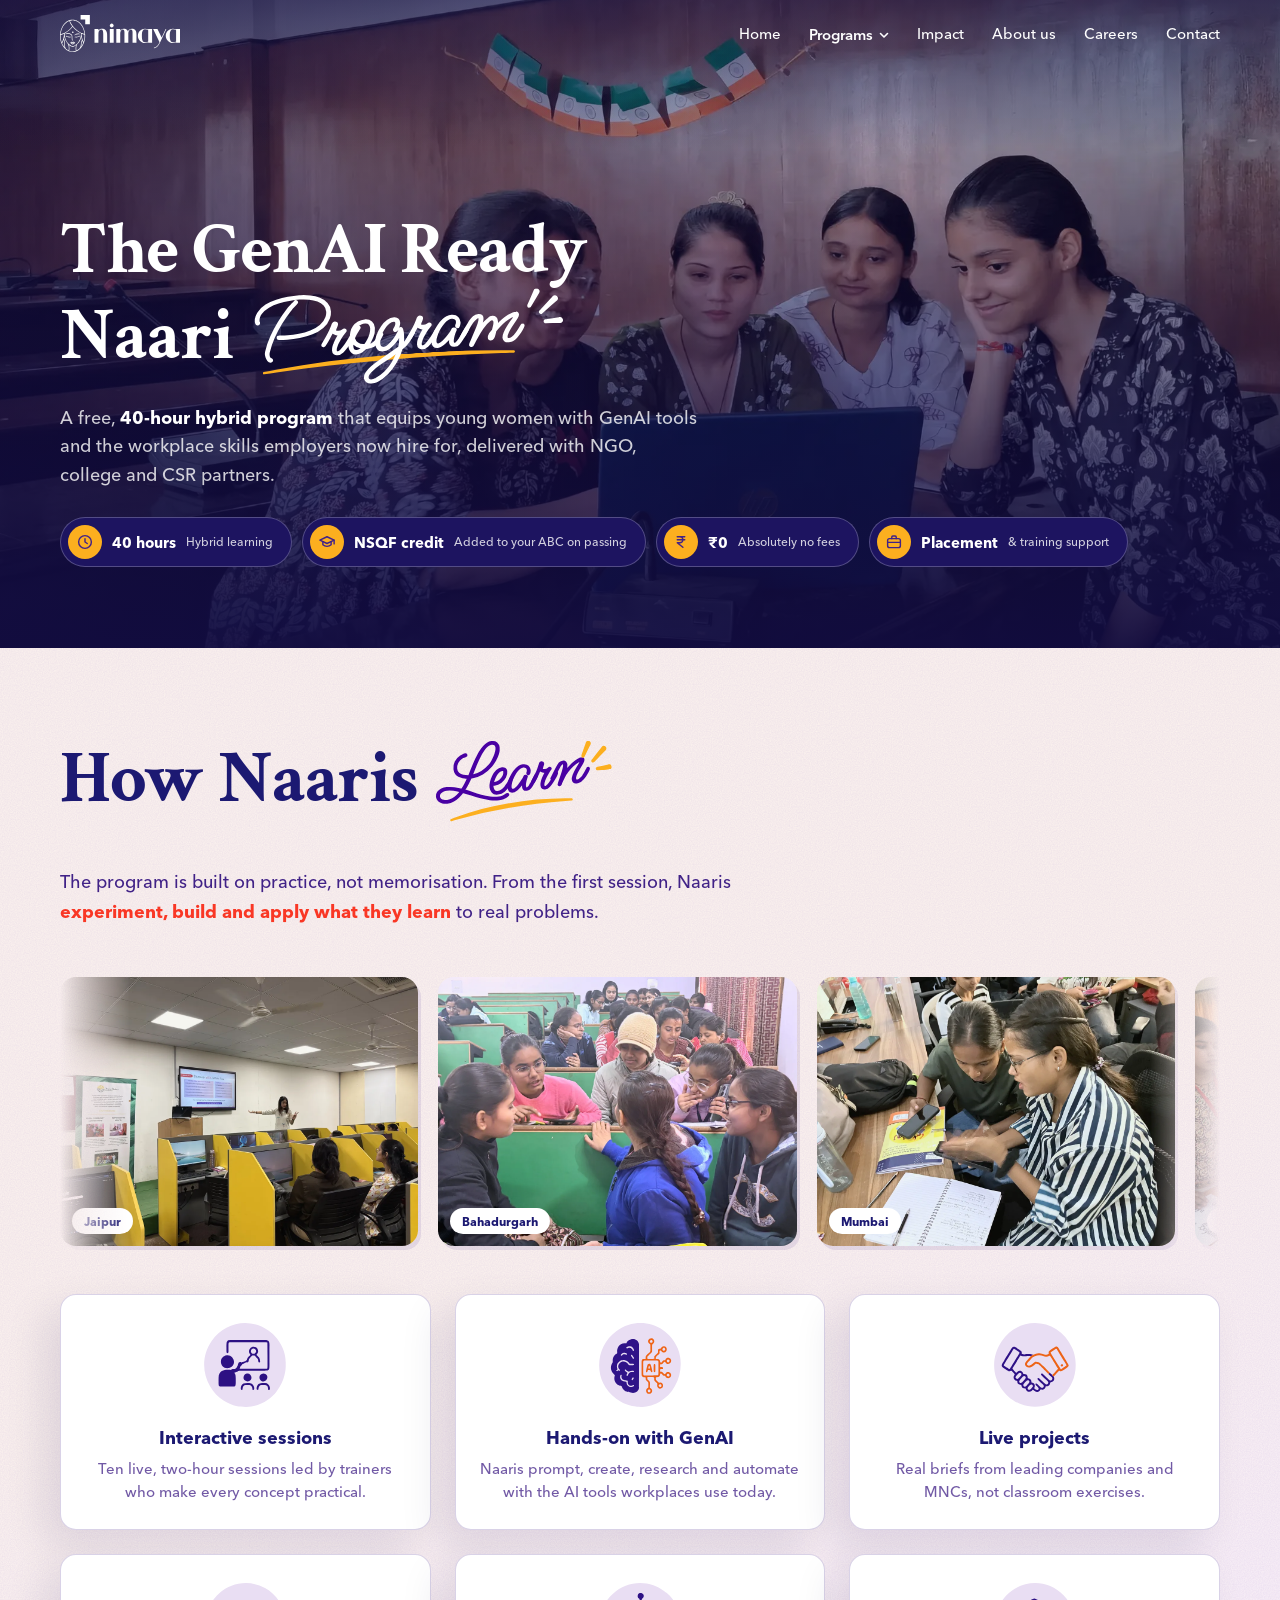
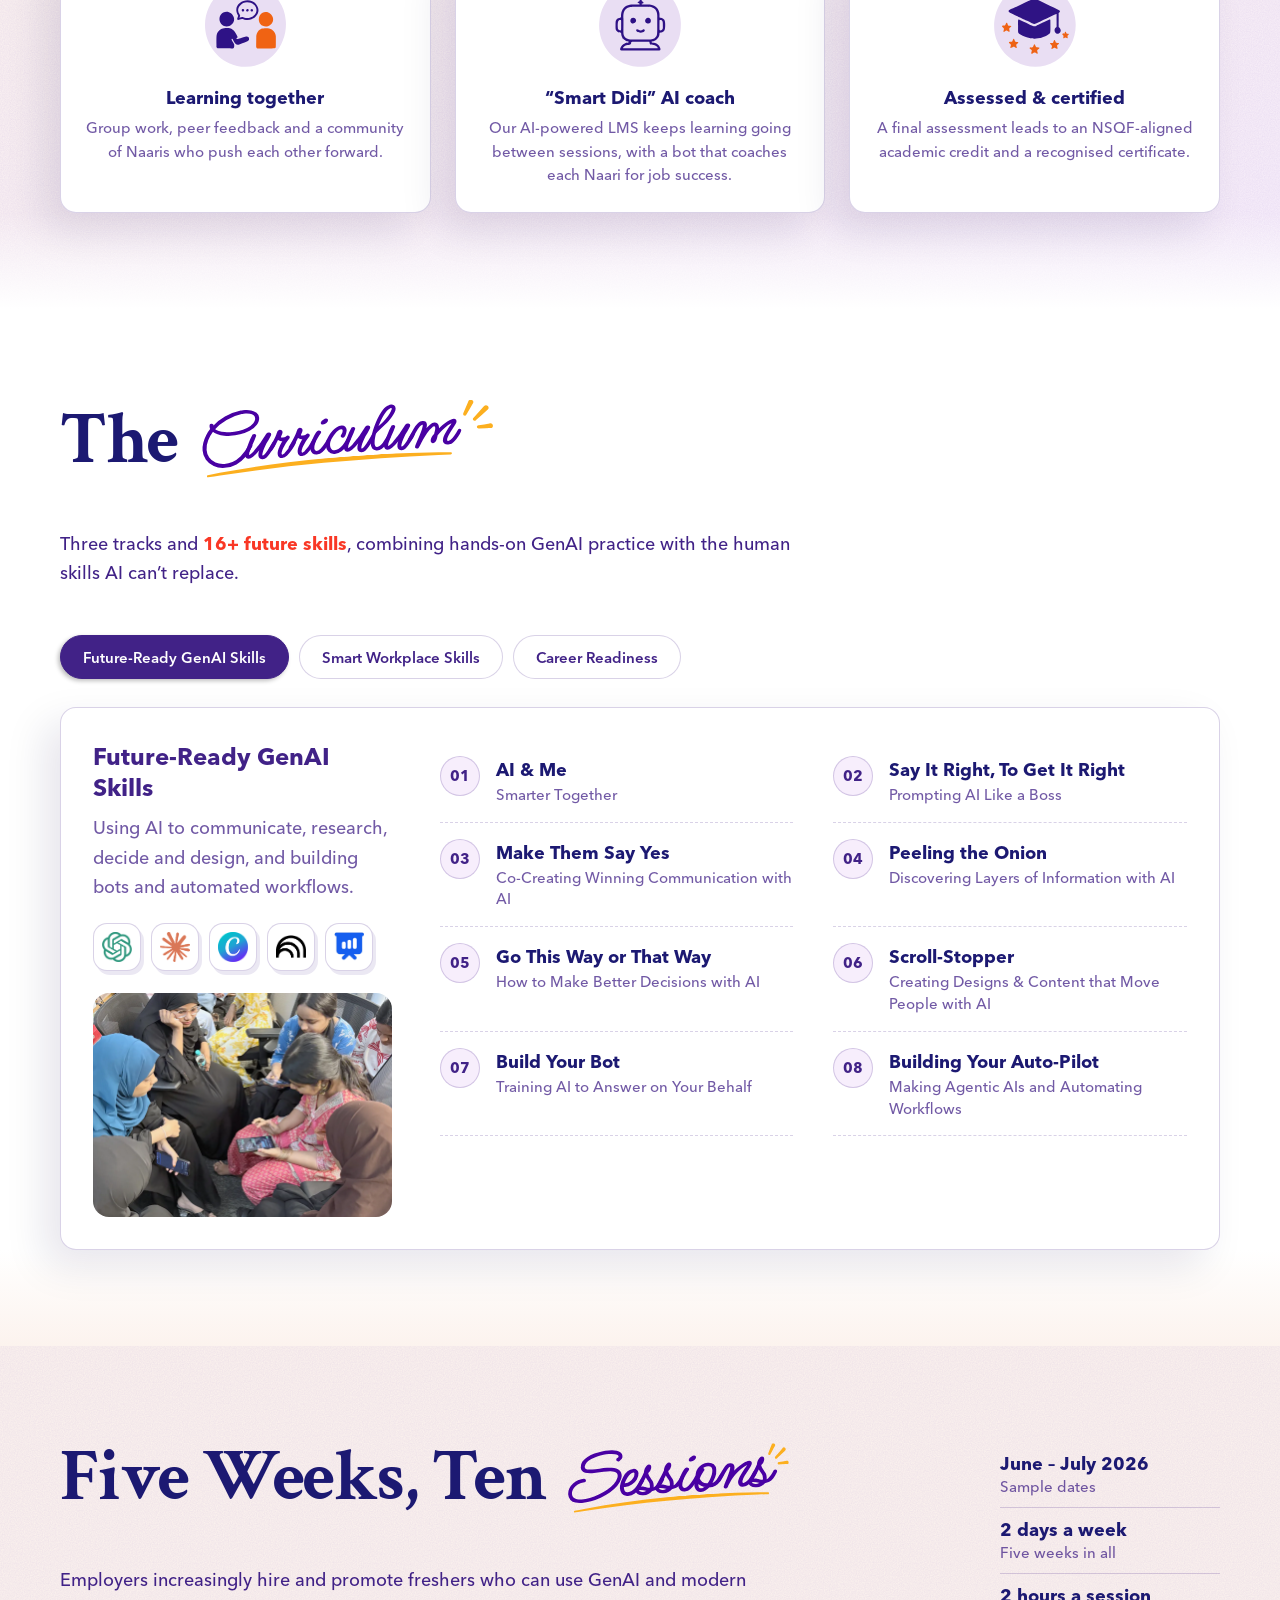
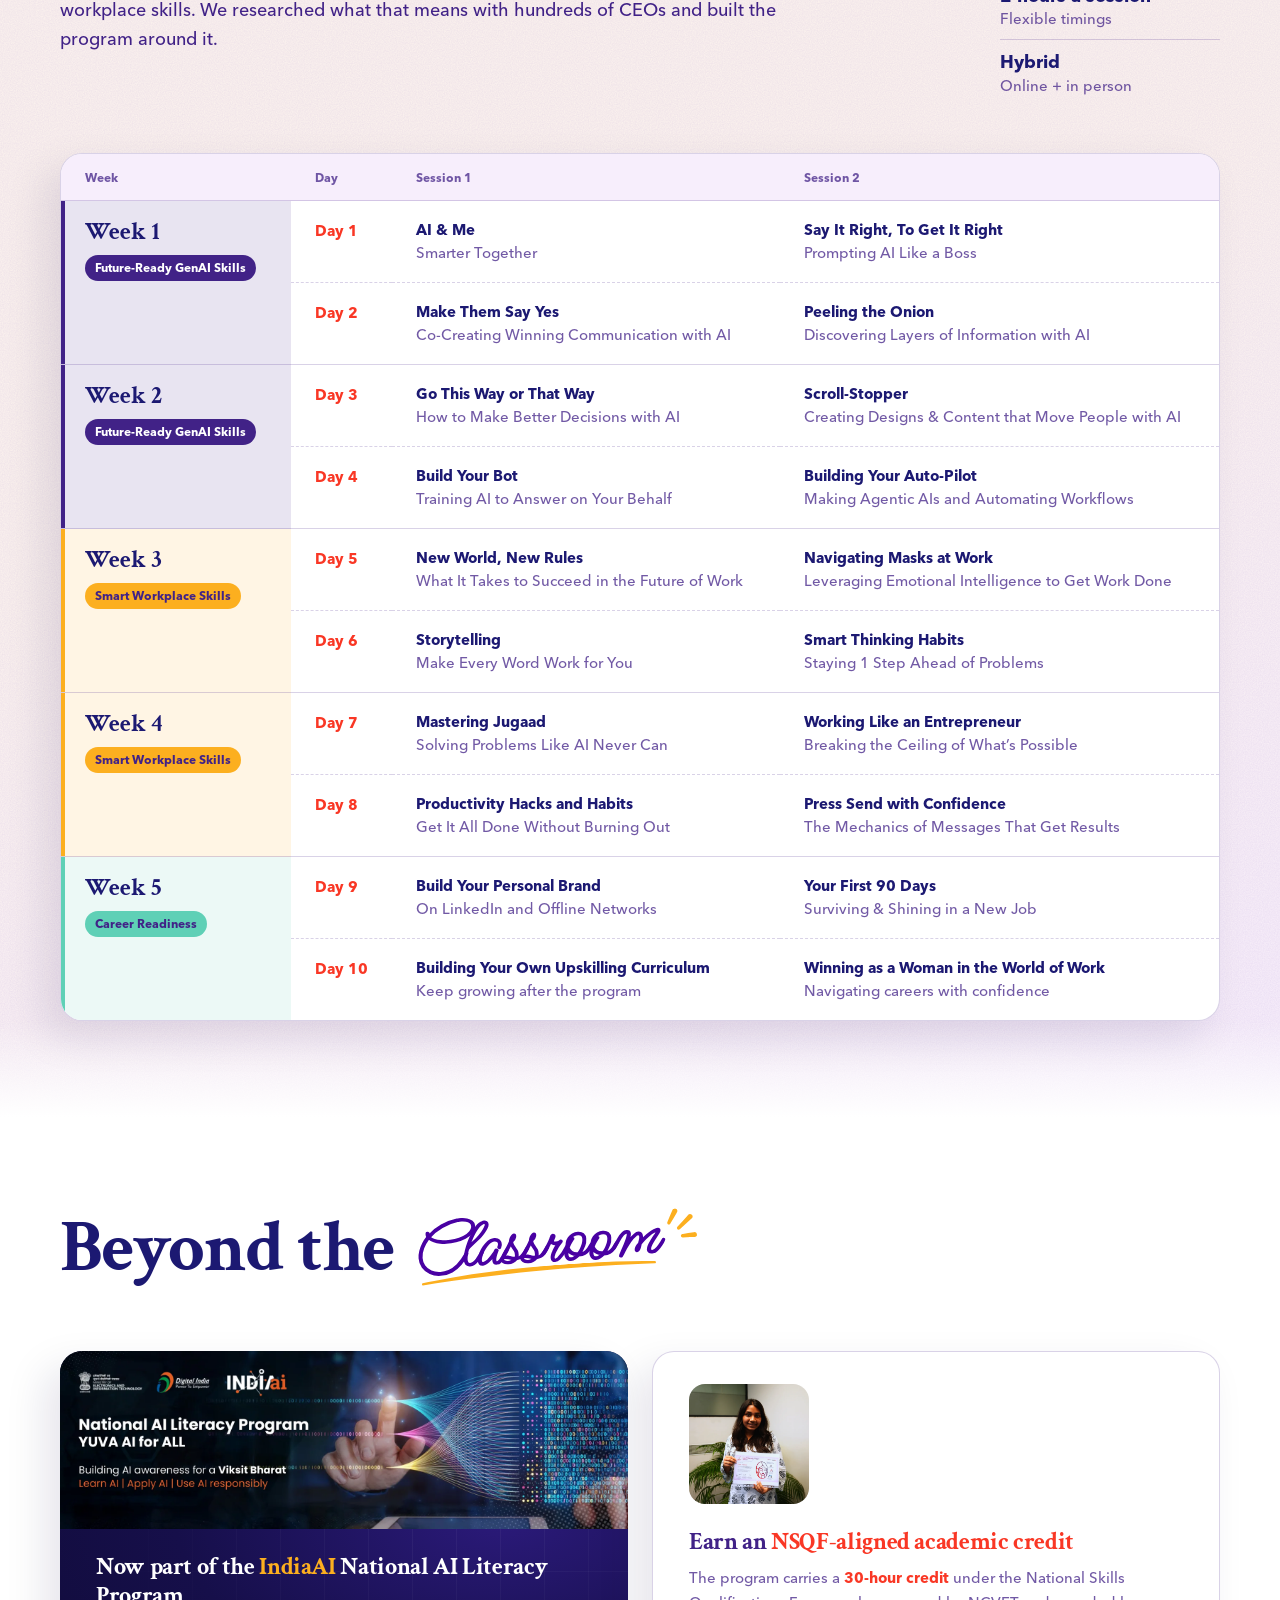
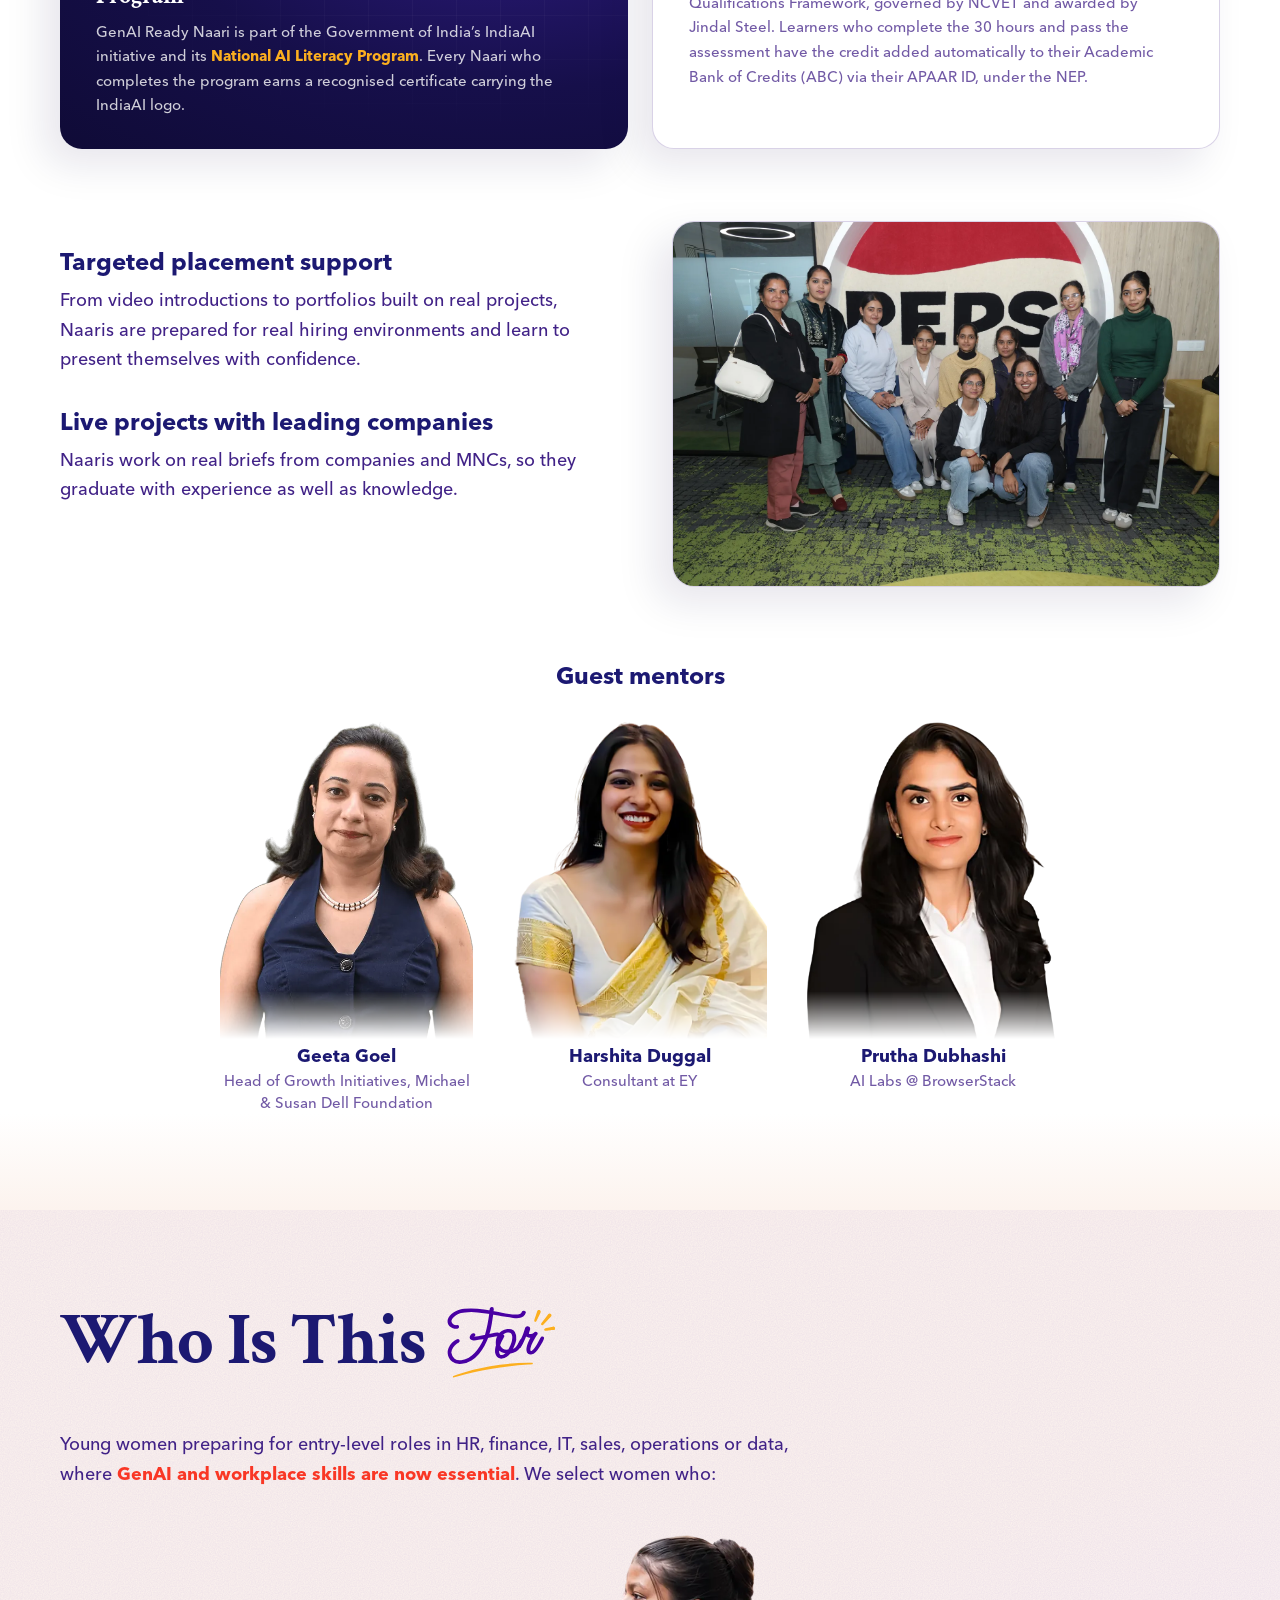
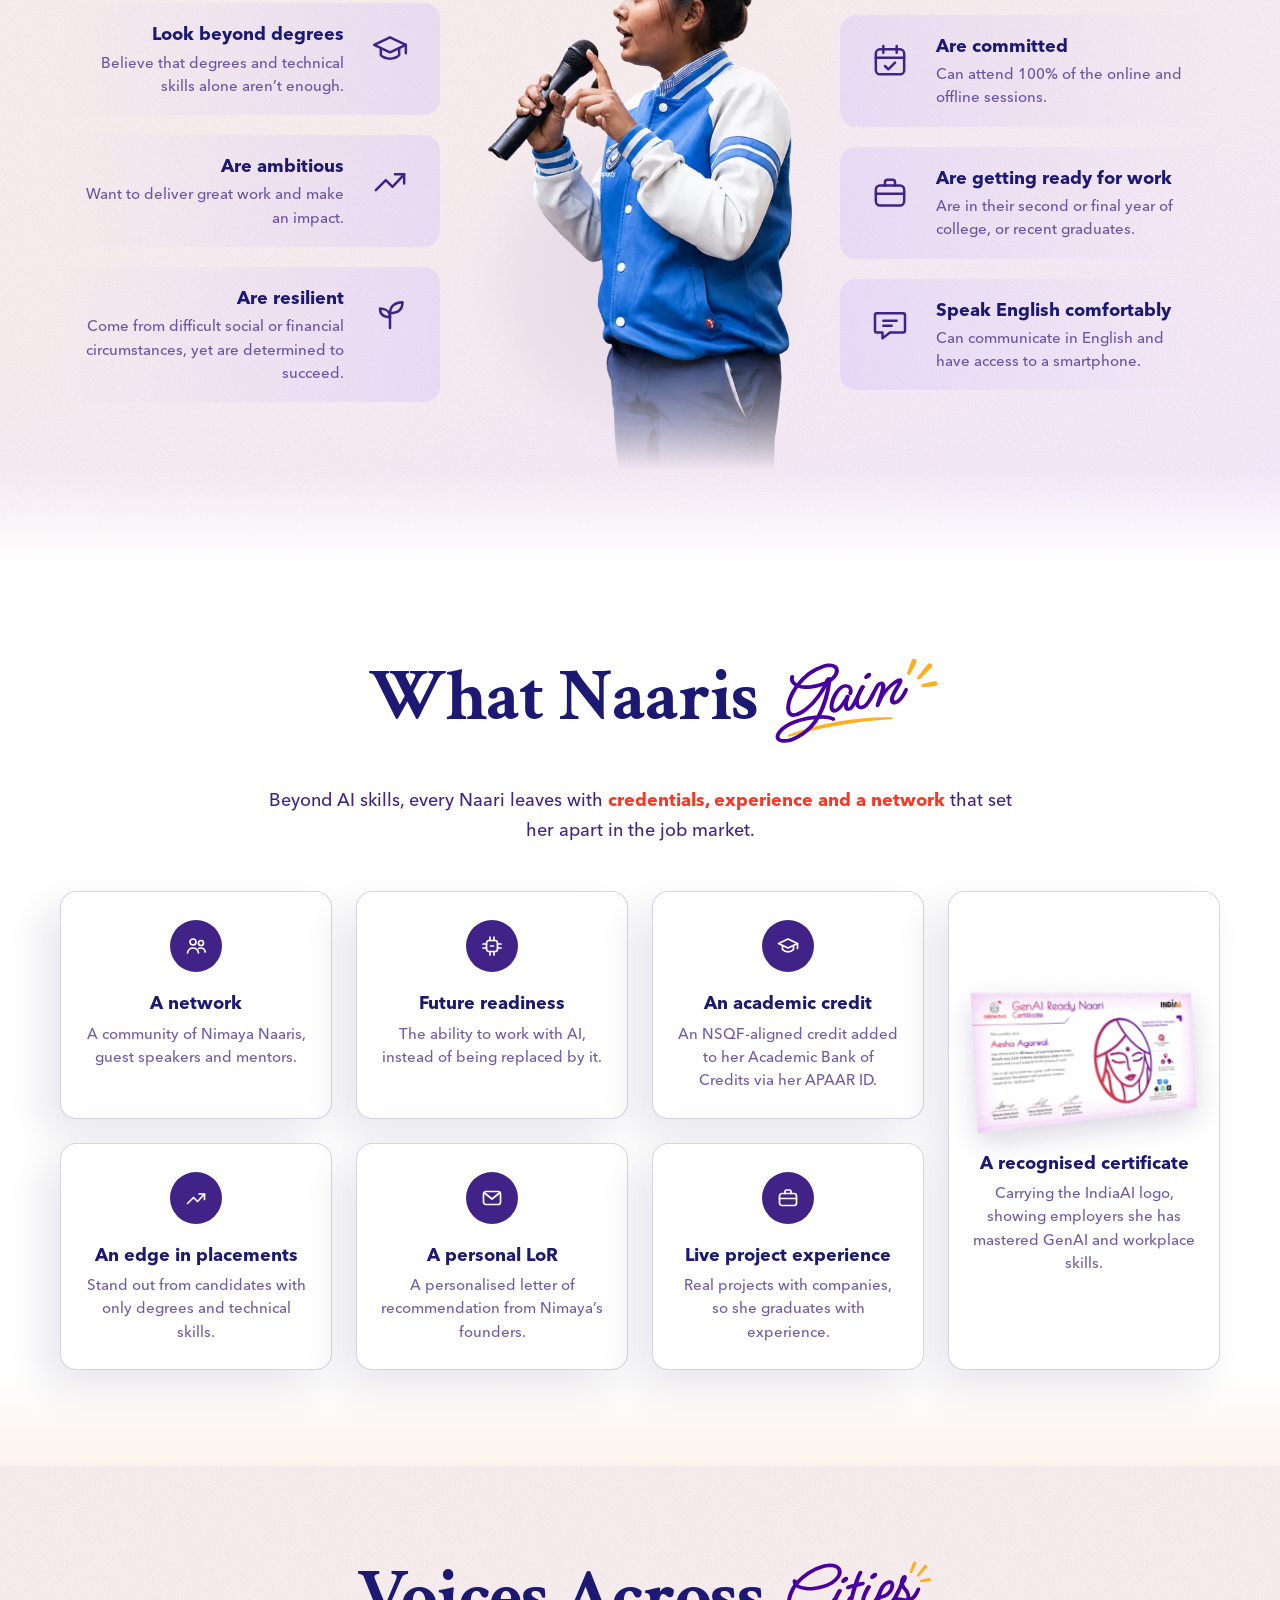
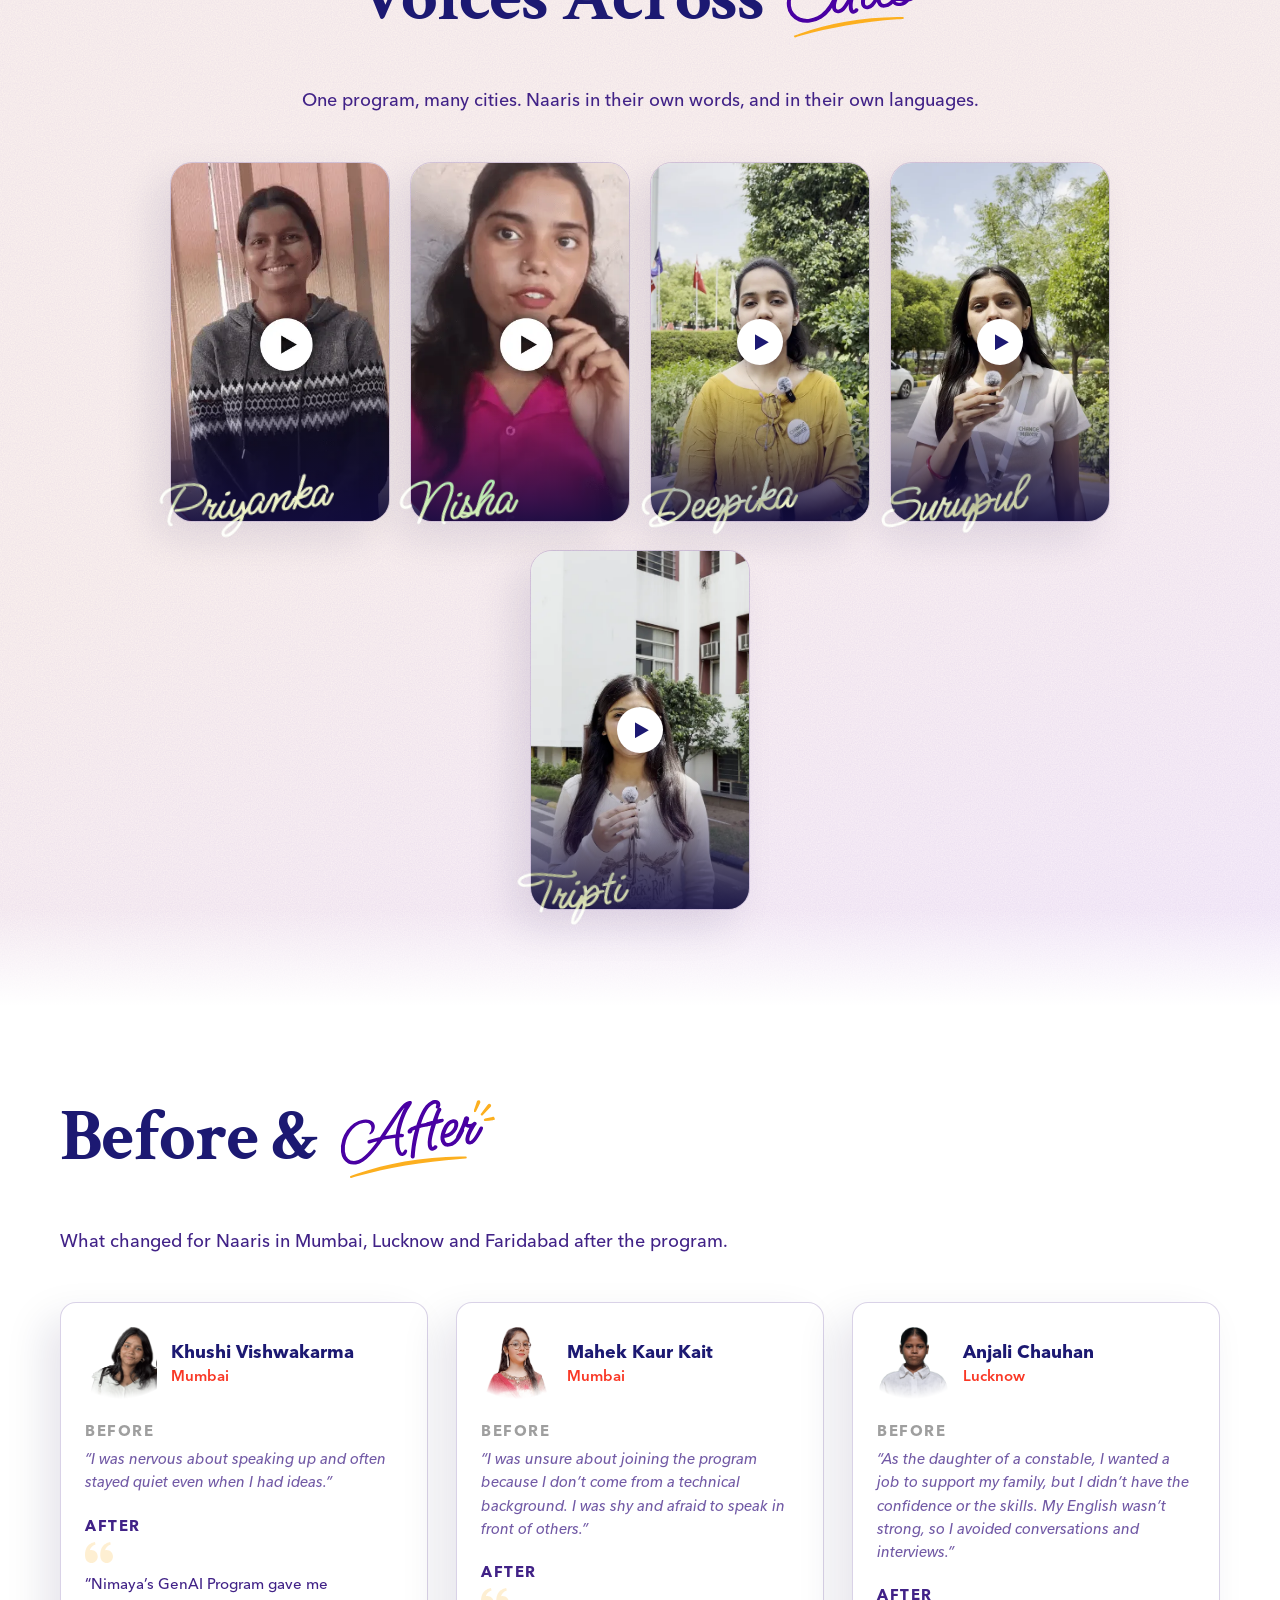
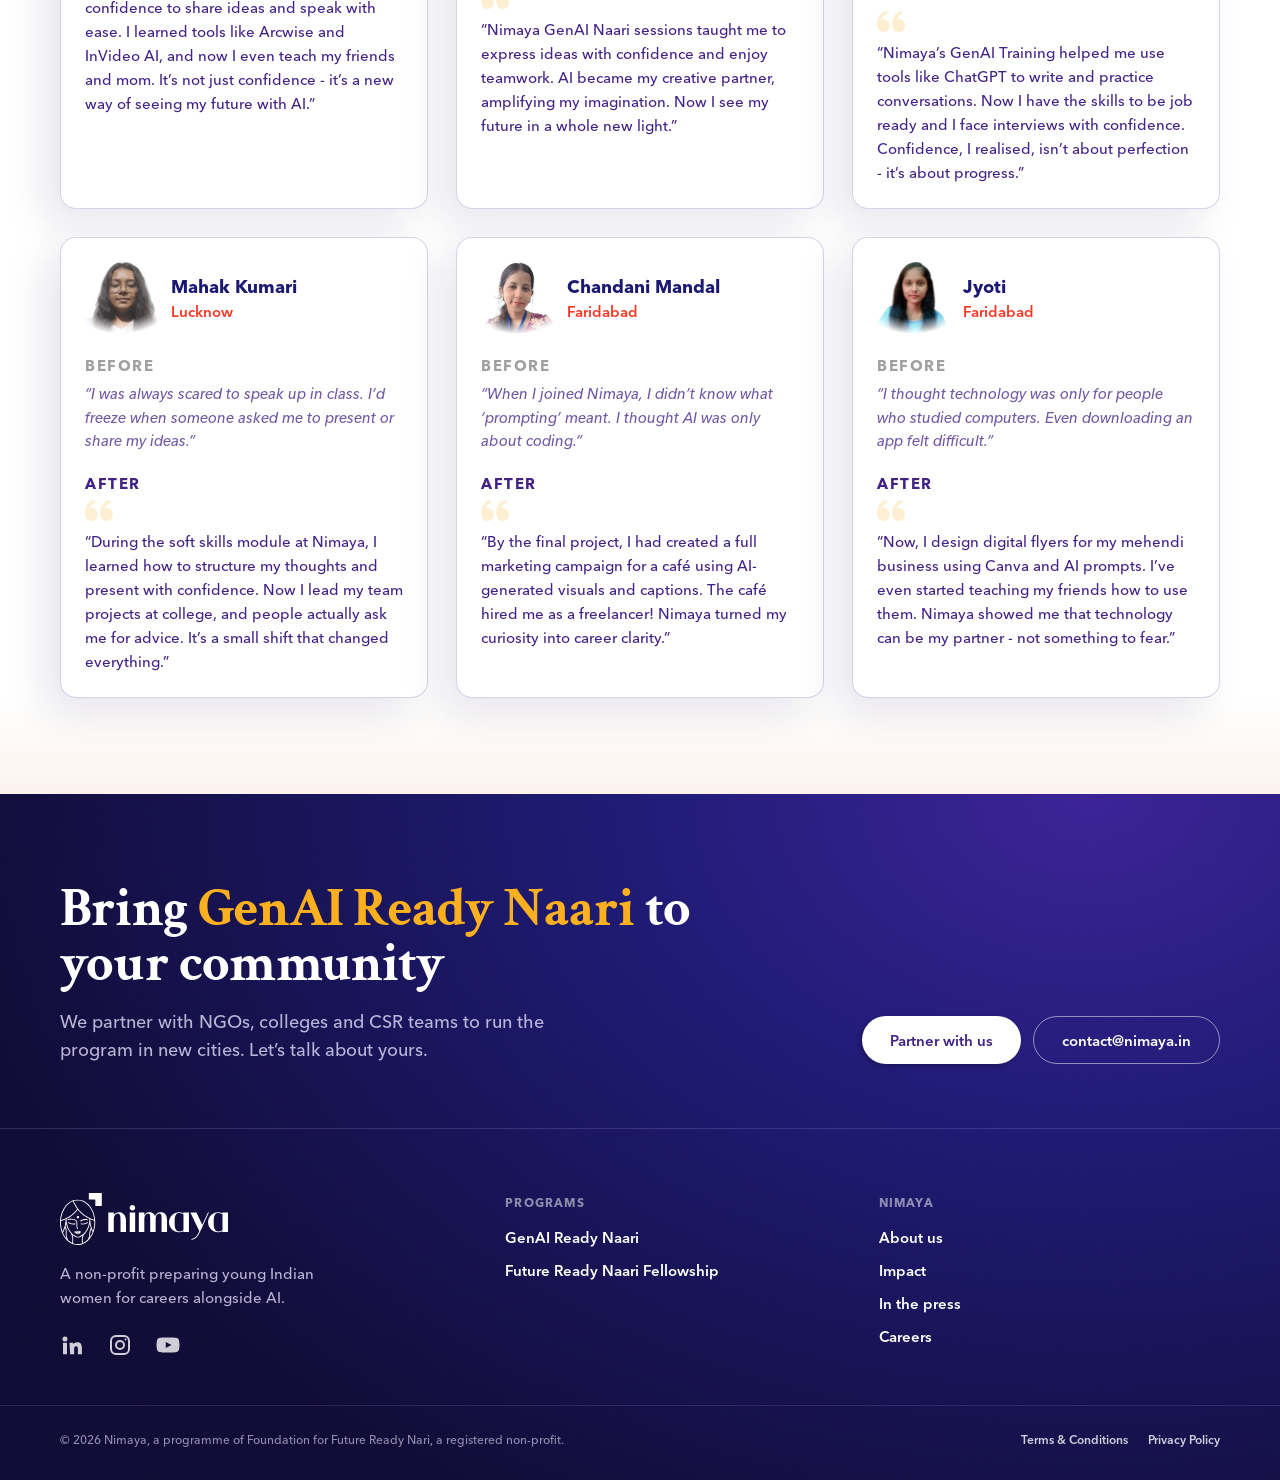
<file: programs/genai-ready-naari/index.html>
<!doctype html>
<html lang="en">
<head>
  <meta charset="utf-8">
  <meta name="viewport" content="width=device-width, initial-scale=1">
  <title>GenAI Ready Naari | Nimaya</title>
  <meta name="description" content="GenAI Ready Naari: a free, 40-hour hybrid program that equips young women from underserved communities with GenAI and workplace skills, delivered with NGO, college and CSR partners.">
  <meta property="og:url" content="https://www.nimaya.in/programs/genai-ready-naari">
  <meta property="og:type" content="website">
  <meta property="og:title" content="GenAI Ready Naari | Nimaya">
  <meta property="og:description" content="GenAI Ready Naari: a free, 40-hour hybrid program that equips young women from underserved communities with GenAI and workplace skills, delivered with NGO, college and CSR partners.">
  <meta name="twitter:card" content="summary_large_image">
  <meta name="twitter:title" content="GenAI Ready Naari | Nimaya">
  <meta name="twitter:description" content="GenAI Ready Naari: a free, 40-hour hybrid program that equips young women from underserved communities with GenAI and workplace skills, delivered with NGO, college and CSR partners.">
  <link rel="icon" href="../../assets/img/favicon-light.png" media="(prefers-color-scheme: light)">
  <link rel="icon" href="../../assets/img/favicon-dark.png" media="(prefers-color-scheme: dark)">
  <link rel="preload" href="../../assets/fonts/avenir-next-500.woff2" as="font" type="font/woff2" crossorigin>
  <link rel="preload" href="../../assets/fonts/crimson-text-700.woff2" as="font" type="font/woff2" crossorigin>
  <link rel="preload" href="../../assets/fonts/ms-madi.woff2" as="font" type="font/woff2" crossorigin>
  <script>document.documentElement.classList.add("js")</script>
  <link rel="stylesheet" href="../../css/style.css">
</head>
<body class="has-dark-landing">
  <!-- Splash: animated logo on white, once per visit on whichever page comes first -->
  <div class="splash" aria-hidden="true"><div class="splash__logo"></div></div>
  <script src="../../js/splash-gate.js" data-base="../../"></script>

  <!-- Navigation -->
  <header class="nav">
    <div class="nav__inner">
      <a class="nav__logo" href="../../"><img src="../../assets/img/logo.svg" alt="Nimaya" width="120" height="37"></a>
      <nav class="nav__links" id="nav-links" aria-label="Main">
        <a href="../../">Home</a>
        <div class="nav__drop">
          <button class="nav__drop-btn is-active" type="button" aria-expanded="false">Programs <svg viewBox="0 0 10 10" aria-hidden="true"><path d="M1.5 3.5L5 7l3.5-3.5" fill="none" stroke="currentColor" stroke-width="1.6" stroke-linecap="round" stroke-linejoin="round"/></svg></button>
          <div class="nav__menu">
            <a class="is-active" aria-current="page" href="../../programs/genai-ready-naari/"><b>#GenAIReadyNaari</b><span>40-hour GenAI &amp; workplace skills program</span><i class="nav__short">GenAI Naari</i></a>
            <a href="../../programs/future-naari-fellowship/"><b>#FutureReadyNaariFellowship</b><span>12-month, placement-linked fellowship</span><i class="nav__short">Fellowship</i></a>
          </div>
        </div>
        <a href="../../impact/">Impact</a>
        <a href="../../about-us/">About us</a>
        <a href="../../careers/">Careers</a>
        <a href="../../contact-us/">Contact</a>
      </nav>
      <button class="nav__toggle" type="button" aria-expanded="false" aria-controls="nav-links" aria-label="Open menu"><span></span><span></span></button>
    </div>
  </header>

  <main>

    <!-- Landing: a dark photo hero, Home's look at a shorter height -->
    <div class="hero landing page-hero" style="--focus: 50% 40%">
      <figure class="page-hero__photo"><img src="../../assets/img/photos/genai-cover-v2.webp" style="--focus: 50% calc(100% + 46px); transform-origin: 50% 100%" alt="Naaris working together around a laptop in a GenAI Ready Naari class" width="1920" height="1440" fetchpriority="high"></figure>
      <div class="landing__shade" aria-hidden="true"></div>
      <div class="wrap page-hero__content">
          <h1 class="hero__title">
            <span class="line">The GenAI Ready</span>
            <span class="line"><span class="hero__naari">Naari</span> <span class="script script--wide"><span class="script__swish" aria-hidden="true"></span>Progra<span class="script__end" style="--em-x: 0.14em; --em-y: -0.04em">m<img class="script__earmarks" src="../../assets/Motifs/earmarks.svg" alt="" width="17" height="18"></span></span></span>
          </h1>
          <p class="page-hero__sub" data-reveal="up" data-delay="0.45">A free, <b class="em">40-hour hybrid program</b> that equips young women with GenAI tools and the workplace skills employers now hire for, delivered with NGO, college and CSR partners.</p>
          <ul class="facts page-hero__facts" data-reveal="up" data-delay="0.6">
            <li class="fact"><span class="fact__icon" aria-hidden="true"><svg viewBox="0 0 24 24"><circle cx="12" cy="12" r="8.5"/><path d="M12 7.5V12l3 2"/></svg></span><b>40 hours</b><span>Hybrid learning</span></li>
            <li class="fact"><span class="fact__icon" aria-hidden="true"><svg viewBox="0 0 24 24"><path d="M2.5 9.5L12 5l9.5 4.5L12 14z"/><path d="M6.5 11.5v4.2c1.5 1.4 3.4 2.1 5.5 2.1s4-.7 5.5-2.1v-4.2M21.5 9.5v5"/></svg></span><b>NSQF credit</b><span>Added to your ABC on passing</span></li>
            <li class="fact"><span class="fact__icon" aria-hidden="true"><svg viewBox="0 0 24 24"><path d="M7 5h10M7 9h10M7 5h3.5a4 4 0 0 1 0 8H7l7.5 6"/></svg></span><b>₹0</b><span>Absolutely no fees</span></li>
            <li class="fact"><span class="fact__icon" aria-hidden="true"><svg viewBox="0 0 24 24"><rect x="3.5" y="7.5" width="17" height="12" rx="2.5"/><path d="M9 7.5V5.5A1.5 1.5 0 0 1 10.5 4h3A1.5 1.5 0 0 1 15 5.5v2M3.5 12.5h17"/></svg></span><b>Placement</b><span>&amp; training support</span></li>
          </ul>
      </div>
    </div>

    <!-- How you will learn -->
    <section>
      <div class="wrap">
        <div class="head">
          <h2 class="display">How Naaris <span class="script"><span class="script__swish" aria-hidden="true"></span>Lear<span class="script__end">n<img class="script__earmarks" src="../../assets/Motifs/earmarks.svg" alt="" width="17" height="18"></span></span></h2>
          <p class="body" data-reveal="up">The program is built on practice, not memorisation. From the first session, Naaris <b class="em">experiment, build and apply what they learn</b> to real problems.</p>
        </div>
        <div class="carousel" data-ticker data-speed="40" data-reveal="up">
          <ul class="carousel__track" aria-label="Naaris learning across cities">
            <li class="carousel__item"><img src="../../assets/img/photos/learn-jaipur-lab.webp" alt="A trainer leading a session in a Jaipur computer lab" width="1200" height="900" loading="lazy"><span class="carousel__place">Jaipur</span></li>
            <li class="carousel__item"><img src="../../assets/img/photos/genai-learn-bahadurgarh.webp" alt="Naaris in Bahadurgarh working through a task together" width="1200" height="900" loading="lazy"><span class="carousel__place">Bahadurgarh</span></li>
            <li class="carousel__item"><img src="../../assets/img/photos/learn-mumbai-pair.webp" alt="Two Naaris in Mumbai working it out together on a phone" width="1200" height="900" loading="lazy"><span class="carousel__place">Mumbai</span></li>
            <li class="carousel__item"><img src="../../assets/img/photos/learn-lucknow-model.webp" alt="Naaris in Lucknow presenting the model they built" width="1200" height="900" loading="lazy"><span class="carousel__place">Lucknow</span></li>
            <li class="carousel__item"><img src="../../assets/img/photos/guwahati-naaris-phones.webp" alt="Naaris in Guwahati filming a session on their phones" width="1200" height="900" loading="lazy"><span class="carousel__place">Guwahati</span></li>
            <li class="carousel__item"><img src="../../assets/img/photos/learn-gurgaon-session.webp" alt="A Business Communication session at a partner college in Gurugram" width="1200" height="900" loading="lazy"><span class="carousel__place">Gurugram</span></li>
            <li class="carousel__item"><img src="../../assets/img/photos/learn-chandauli-class.webp" alt="Naaris in a site classroom in Chandauli" width="1200" height="900" loading="lazy"><span class="carousel__place">Chandauli</span></li>
            <li class="carousel__item"><img src="../../assets/img/photos/genai-learn-jaipur.webp" alt="Naaris in a Jaipur computer lab following a session" width="1200" height="900" loading="lazy"><span class="carousel__place">Jaipur</span></li>
            <li class="carousel__item"><img src="../../assets/img/photos/learn-bahadurgarh-phone.webp" alt="Two Naaris in Bahadurgarh sharing one phone over their notes" width="1200" height="900" loading="lazy"><span class="carousel__place">Bahadurgarh</span></li>
            <li class="carousel__item"><img src="../../assets/img/photos/learn-mumbai-circle.webp" alt="Naaris in Mumbai talking a task through in a circle" width="1200" height="900" loading="lazy"><span class="carousel__place">Mumbai</span></li>
            <li class="carousel__item"><img src="../../assets/img/photos/learn-lucknow-writing.webp" alt="Naaris in Lucknow writing up their project together" width="1200" height="900" loading="lazy"><span class="carousel__place">Lucknow</span></li>
            <li class="carousel__item"><img src="../../assets/img/photos/genai-learn-mumbai.webp" alt="Naaris in Mumbai trying a prompt together on their phones" width="1200" height="900" loading="lazy"><span class="carousel__place">Mumbai</span></li>
            <li class="carousel__item"><img src="../../assets/img/photos/learn-jaipur-desks.webp" alt="Naaris at their desks in a Jaipur lab" width="1200" height="900" loading="lazy"><span class="carousel__place">Jaipur</span></li>
            <li class="carousel__item"><img src="../../assets/img/photos/learn-bahadurgarh-notes.webp" alt="A Naari in Bahadurgarh working on her phone and notebook" width="1200" height="900" loading="lazy"><span class="carousel__place">Bahadurgarh</span></li>
          </ul>
        </div>
        <ul class="grid grid--learn">
          <li class="icard" data-reveal="up" data-delay="0.1"><img class="icard__icon" src="../../assets/graphics/learningmethod-1.svg" alt="" width="60" height="60"><h3>Interactive sessions</h3><p>Ten live, two-hour sessions led by trainers who make every concept practical.</p></li>
          <li class="icard" data-reveal="up" data-delay="0.2"><img class="icard__icon" src="../../assets/graphics/learningmethod-2.svg" alt="" width="60" height="60"><h3>Hands-on with GenAI</h3><p>Naaris prompt, create, research and automate with the AI tools workplaces use today.</p></li>
          <li class="icard" data-reveal="up" data-delay="0.3"><img class="icard__icon" src="../../assets/graphics/learningmethod-4.svg" alt="" width="60" height="60"><h3>Live projects</h3><p>Real briefs from leading companies and MNCs, not classroom exercises.</p></li>
          <li class="icard" data-reveal="up" data-delay="0.1"><img class="icard__icon" src="../../assets/graphics/learningmethod-5.svg" alt="" width="60" height="60"><h3>Learning together</h3><p>Group work, peer feedback and a community of Naaris who push each other forward.</p></li>
          <li class="icard" data-reveal="up" data-delay="0.2"><img class="icard__icon" src="../../assets/graphics/learningmethod-6.svg" alt="" width="60" height="60"><h3>“Smart Didi” AI coach</h3><p>Our AI-powered LMS keeps learning going between sessions, with a bot that coaches each Naari for job success.</p></li>
          <li class="icard" data-reveal="up" data-delay="0.3"><img class="icard__icon" src="../../assets/graphics/learningmethod-3.svg" alt="" width="60" height="60"><h3>Assessed &amp; certified</h3><p>A final assessment leads to an NSQF-aligned academic credit and a recognised certificate.</p></li>
        </ul>
      </div>
    </section>

    <!-- What you will learn -->
    <section>
      <div class="wrap">
        <div class="head">
          <h2 class="display">The <span class="script script--wide"><span class="script__swish" aria-hidden="true"></span>Curriculu<span class="script__end" style="--em-x: 0.14em; --em-y: -0.04em">m<img class="script__earmarks" src="../../assets/Motifs/earmarks.svg" alt="" width="17" height="18"></span></span></h2>
          <p class="body" data-reveal="up">Three tracks and <b class="em">16+ future skills</b>, combining hands-on GenAI practice with the human skills AI can’t replace.</p>
        </div>
        <div class="tabs" data-tabs data-reveal="up">
          <div class="tabs__list" role="tablist" aria-label="Curriculum segments">
            <button class="tabs__btn tone-purple" type="button" role="tab" id="seg-tab-a" aria-controls="seg-a" aria-selected="true">Future-Ready GenAI Skills</button>
            <button class="tabs__btn tone-yellow" type="button" role="tab" id="seg-tab-b" aria-controls="seg-b" aria-selected="false">Smart Workplace Skills</button>
            <button class="tabs__btn tone-teal" type="button" role="tab" id="seg-tab-c" aria-controls="seg-c" aria-selected="false">Career Readiness</button>
          </div>
          <div class="tabs__panel card seg-card" role="tabpanel" id="seg-a" aria-labelledby="seg-tab-a">
            <div class="seg">
              <div class="seg__intro">
                <h3 class="sub-title seg__title tone-purple">Future-Ready GenAI Skills</h3>
                <p class="body muted">Using AI to communicate, research, decide and design, and building bots and automated workflows.</p>
                <ul class="tools" aria-label="Tools you will use">
                  <li><img src="../../assets/Logos/gpt-icon.png" alt="ChatGPT" width="131" height="131"></li>
                  <li><img src="../../assets/Logos/claude-icon.png" alt="Claude" width="139" height="139"></li>
                  <li><img src="../../assets/Logos/canva-icon.png" alt="Canva" width="131" height="131"></li>
                  <li><img src="../../assets/Logos/notebookllm-icon.png" alt="NotebookLM" width="142" height="110"></li>
                  <li><img src="../../assets/Logos/slidesai-icon.png" alt="SlidesAI" width="132" height="130"></li>
                </ul>
                <figure class="seg__photo"><img src="../../assets/img/photos/genai-track-a.webp" alt="Naaris in Mumbai working with GenAI tools on their phones" width="1200" height="900" loading="lazy"></figure>
              </div>
              <ol class="modules">
                <li><span><b>AI &amp; Me</b>Smarter Together</span></li>
                <li><span><b>Say It Right, To Get It Right</b>Prompting AI Like a Boss</span></li>
                <li><span><b>Make Them Say Yes</b>Co-Creating Winning Communication with AI</span></li>
                <li><span><b>Peeling the Onion</b>Discovering Layers of Information with AI</span></li>
                <li><span><b>Go This Way or That Way</b>How to Make Better Decisions with AI</span></li>
                <li><span><b>Scroll-Stopper</b>Creating Designs &amp; Content that Move People with AI</span></li>
                <li><span><b>Build Your Bot</b>Training AI to Answer on Your Behalf</span></li>
                <li><span><b>Building Your Auto-Pilot</b>Making Agentic AIs and Automating Workflows</span></li>
              </ol>
            </div>
          </div>
          <div class="tabs__panel card seg-card" role="tabpanel" id="seg-b" aria-labelledby="seg-tab-b" hidden>
            <div class="seg">
              <div class="seg__intro">
                <h3 class="sub-title seg__title tone-yellow">Smart Workplace Skills</h3>
                <p class="body muted">The human skills AI can’t replace: emotional intelligence, storytelling, problem solving and getting things done.</p>
                <figure class="seg__photo"><img src="../../assets/img/photos/genai-track-b.webp" alt="A Business Communication session at a partner college in Gurugram" width="1200" height="900" loading="lazy"></figure>
              </div>
              <ol class="modules">
                <li><span><b>New World, New Rules</b>What It Takes to Succeed in the Future of Work</span></li>
                <li><span><b>Navigating Masks at Work</b>Leveraging Emotional Intelligence to Get Work Done</span></li>
                <li><span><b>Storytelling</b>Make Every Word Work for You</span></li>
                <li><span><b>Smart Thinking Habits</b>Staying 1 Step Ahead of Problems</span></li>
                <li><span><b>Mastering Jugaad</b>Solving Problems Like AI Never Can</span></li>
                <li><span><b>Working Like an Entrepreneur</b>Breaking the Ceiling of What’s Possible</span></li>
                <li><span><b>Productivity Hacks and Habits</b>Get It All Done Without Burning Out</span></li>
                <li><span><b>Press Send with Confidence</b>The Mechanics of Messages That Get Results</span></li>
              </ol>
            </div>
          </div>
          <div class="tabs__panel card seg-card" role="tabpanel" id="seg-c" aria-labelledby="seg-tab-c" hidden>
            <div class="seg">
              <div class="seg__intro">
                <h3 class="sub-title seg__title tone-teal">Career Readiness</h3>
                <p class="body muted">Job-ready from day one: a personal brand, a plan for the first 90 days at work and the habit of continuous learning.</p>
                <figure class="seg__photo"><img src="../../assets/img/photos/genai-track-c.webp" alt="A Naari in Mumbai holding up her GenAI Ready Naari certificate at the office" width="1200" height="900" loading="lazy"></figure>
              </div>
              <ol class="modules">
                <li><span><b>Build Your Personal Brand</b>On LinkedIn and Offline Networks</span></li>
                <li><span><b>Your First 90 Days</b>Surviving &amp; Shining in a New Job</span></li>
                <li><span><b>Building Your Own Upskilling Curriculum</b>Keep growing after the program</span></li>
                <li><span><b>Winning as a Woman in the World of Work</b>Navigating careers with confidence</span></li>
              </ol>
            </div>
          </div>
        </div>
      </div>
    </section>

    <!-- Schedule -->
    <section>
      <div class="wrap">
        <div class="head-row">
          <div class="head">
            <h2 class="display">Five Weeks, Ten <span class="script script--wide"><span class="script__swish" aria-hidden="true"></span>Session<span class="script__end">s<img class="script__earmarks" src="../../assets/Motifs/earmarks.svg" alt="" width="17" height="18"></span></span></h2>
            <p class="body" data-reveal="up">Employers increasingly hire and promote freshers who can use GenAI and modern workplace skills. We researched what that means with hundreds of CEOs and built the program around it.</p>
          </div>
          <ul class="facts facts--stack" data-reveal="up">
            <li class="fact"><b>June – July 2026</b><span>Sample dates</span></li>
            <li class="fact"><b>2 days a week</b><span>Five weeks in all</span></li>
            <li class="fact"><b>2 hours a session</b><span>Flexible timings</span></li>
            <li class="fact"><b>Hybrid</b><span>Online + in person</span></li>
          </ul>
        </div>
        <div class="timetable" data-reveal="up">
          <table>
            <thead><tr><th scope="col">Week</th><th scope="col">Day</th><th scope="col">Session 1</th><th scope="col">Session 2</th></tr></thead>
            <tbody class="tone-purple">
              <tr><th class="timetable__week" scope="rowgroup" rowspan="2"><span>Week 1</span><b class="timetable__track">Future-Ready GenAI Skills</b></th><th class="timetable__day" scope="row">Day 1</th><td><b>AI &amp; Me</b><span>Smarter Together</span></td><td><b>Say It Right, To Get It Right</b><span>Prompting AI Like a Boss</span></td></tr>
              <tr><th class="timetable__day" scope="row">Day 2</th><td><b>Make Them Say Yes</b><span>Co-Creating Winning Communication with AI</span></td><td><b>Peeling the Onion</b><span>Discovering Layers of Information with AI</span></td></tr>
            </tbody>
            <tbody class="tone-purple">
              <tr><th class="timetable__week" scope="rowgroup" rowspan="2"><span>Week 2</span><b class="timetable__track">Future-Ready GenAI Skills</b></th><th class="timetable__day" scope="row">Day 3</th><td><b>Go This Way or That Way</b><span>How to Make Better Decisions with AI</span></td><td><b>Scroll-Stopper</b><span>Creating Designs &amp; Content that Move People with AI</span></td></tr>
              <tr><th class="timetable__day" scope="row">Day 4</th><td><b>Build Your Bot</b><span>Training AI to Answer on Your Behalf</span></td><td><b>Building Your Auto-Pilot</b><span>Making Agentic AIs and Automating Workflows</span></td></tr>
            </tbody>
            <tbody class="tone-yellow">
              <tr><th class="timetable__week" scope="rowgroup" rowspan="2"><span>Week 3</span><b class="timetable__track">Smart Workplace Skills</b></th><th class="timetable__day" scope="row">Day 5</th><td><b>New World, New Rules</b><span>What It Takes to Succeed in the Future of Work</span></td><td><b>Navigating Masks at Work</b><span>Leveraging Emotional Intelligence to Get Work Done</span></td></tr>
              <tr><th class="timetable__day" scope="row">Day 6</th><td><b>Storytelling</b><span>Make Every Word Work for You</span></td><td><b>Smart Thinking Habits</b><span>Staying 1 Step Ahead of Problems</span></td></tr>
            </tbody>
            <tbody class="tone-yellow">
              <tr><th class="timetable__week" scope="rowgroup" rowspan="2"><span>Week 4</span><b class="timetable__track">Smart Workplace Skills</b></th><th class="timetable__day" scope="row">Day 7</th><td><b>Mastering Jugaad</b><span>Solving Problems Like AI Never Can</span></td><td><b>Working Like an Entrepreneur</b><span>Breaking the Ceiling of What’s Possible</span></td></tr>
              <tr><th class="timetable__day" scope="row">Day 8</th><td><b>Productivity Hacks and Habits</b><span>Get It All Done Without Burning Out</span></td><td><b>Press Send with Confidence</b><span>The Mechanics of Messages That Get Results</span></td></tr>
            </tbody>
            <tbody class="tone-teal">
              <tr><th class="timetable__week" scope="rowgroup" rowspan="2"><span>Week 5</span><b class="timetable__track">Career Readiness</b></th><th class="timetable__day" scope="row">Day 9</th><td><b>Build Your Personal Brand</b><span>On LinkedIn and Offline Networks</span></td><td><b>Your First 90 Days</b><span>Surviving &amp; Shining in a New Job</span></td></tr>
              <tr><th class="timetable__day" scope="row">Day 10</th><td><b>Building Your Own Upskilling Curriculum</b><span>Keep growing after the program</span></td><td><b>Winning as a Woman in the World of Work</b><span>Navigating careers with confidence</span></td></tr>
            </tbody>
          </table>
        </div>
      </div>
    </section>

    <!-- Beyond the classroom -->
    <section>
      <div class="wrap">
        <div class="head">
          <h2 class="display">Beyond the <span class="script script--wide"><span class="script__swish" aria-hidden="true"></span>Classroo<span class="script__end" style="--em-x: 0.14em; --em-y: -0.04em">m<img class="script__earmarks" src="../../assets/Motifs/earmarks.svg" alt="" width="17" height="18"></span></span></h2>
        </div>
        <div class="callouts">
        <div class="callout" data-reveal="up">
          <img class="callout__banner" src="../../assets/img/photos/indiaai-banner.webp" alt="National AI Literacy Program: YUVA AI for ALL, by IndiaAI, Digital India and MeitY" width="1600" height="500" loading="lazy">
          <div>
            <p class="callout__title">Now part of the <em>IndiaAI</em> National AI Literacy Program</p>
            <p class="body">GenAI Ready Naari is part of the Government of India’s IndiaAI initiative and its <b class="em">National AI Literacy Program</b>. Every Naari who completes the program earns a recognised certificate carrying the IndiaAI logo.</p>
          </div>
        </div>
        <div class="callout callout--light" data-reveal="up" data-delay="0.15">
          <img class="callout__img callout__img--photo" src="../../assets/img/photos/genai-credit.webp" alt="A Naari in Mumbai holding her GenAI Ready Naari certificate" width="900" height="900" loading="lazy">
          <div>
            <p class="callout__title">Earn an <em>NSQF-aligned academic credit</em></p>
            <p class="body">The program carries a <b class="em">30-hour credit</b> under the National Skills Qualifications Framework, governed by NCVET and awarded by Jindal Steel. Learners who complete the 30 hours and pass the assessment have the credit added automatically to their Academic Bank of Credits (ABC) via their APAAR ID, under the NEP.</p>
          </div>
        </div>
        </div>
        <div class="split split--support">
          <div class="split__text">
            <h3 class="sub-title" data-reveal="up">Targeted placement support</h3>
            <p class="body" data-reveal="up">From video introductions to portfolios built on real projects, Naaris are prepared for real hiring environments and learn to present themselves with confidence.</p>
            <h3 class="sub-title" data-reveal="up">Live projects with leading companies</h3>
            <p class="body" data-reveal="up">Naaris work on real briefs from companies and MNCs, so they graduate with experience as well as knowledge.</p>
            <ul class="logos logos--plain" data-reveal="up">
              <li class="logos__item"><img src="../../assets/img/logos/pepsico.webp" alt="PepsiCo" width="514" height="120" loading="lazy"></li>
              <li class="logos__item"><img src="../../assets/img/logos/jio.webp" alt="Jio Communications" width="391" height="120" loading="lazy"></li>
            </ul>
          </div>
          <div class="split__media" data-reveal="up">
            <div class="photo photo--crop" data-unmask><img src="../../assets/img/photos/pepsico-visit.webp" alt="Nimaya Naaris on a live project visit at PepsiCo" width="1600" height="1067" loading="lazy"></div>
          </div>
        </div>
        <div class="mentors">
          <h3 class="sub-title" data-reveal="up">Guest mentors</h3>
          <ul class="people people--mentors">
            <li class="person" data-reveal="up" data-delay="0.1"><div class="person__photo"><img src="../../assets/img/people/fm-geeta.webp" alt="" loading="lazy"></div><p class="person__name">Geeta Goel</p><p class="person__role">Head of Growth Initiatives, Michael &amp; Susan Dell Foundation</p></li>
            <li class="person" data-reveal="up" data-delay="0.2"><div class="person__photo"><img src="../../assets/img/people/gm-harshita.webp" alt="" loading="lazy"></div><p class="person__name">Harshita Duggal</p><p class="person__role">Consultant at EY</p></li>
            <li class="person" data-reveal="up" data-delay="0.3"><div class="person__photo"><img src="../../assets/img/people/gm-prutha.webp" alt="" loading="lazy"></div><p class="person__name">Prutha Dubhashi</p><p class="person__role">AI Labs @ BrowserStack</p></li>
          </ul>
        </div>
      </div>
    </section>

    <!-- Who is this for -->
    <section>
      <div class="wrap">
        <div class="head">
          <h2 class="display">Who Is This <span class="script"><span class="script__swish" aria-hidden="true"></span>Fo<span class="script__end">r<img class="script__earmarks" src="../../assets/Motifs/earmarks.svg" alt="" width="17" height="18"></span></span></h2>
          <p class="body" data-reveal="up">Young women preparing for entry-level roles in HR, finance, IT, sales, operations or data, where <b class="em">GenAI and workplace skills are now essential</b>. We select women who:</p>
        </div>
        <div class="who">
          <ul class="who__list">
            <li class="who__trait" data-reveal="up" data-delay="0.1"><span class="who__icon" aria-hidden="true"><svg viewBox="0 0 24 24"><path d="M2.5 9.5L12 5l9.5 4.5L12 14z"/><path d="M6.5 11.5v4.2c1.5 1.4 3.4 2.1 5.5 2.1s4-.7 5.5-2.1v-4.2M21.5 9.5v5"/></svg></span><h3>Look beyond degrees</h3><p>Believe that degrees and technical skills alone aren’t enough.</p></li>
            <li class="who__trait" data-reveal="up" data-delay="0.2"><span class="who__icon" aria-hidden="true"><svg viewBox="0 0 24 24"><path d="M3.5 17.5l6-6 4 4 7-7.5"/><path d="M15 8h5.5v5.5"/></svg></span><h3>Are ambitious</h3><p>Want to deliver great work and make an impact.</p></li>
            <li class="who__trait" data-reveal="up" data-delay="0.3"><span class="who__icon" aria-hidden="true"><svg viewBox="0 0 24 24"><path d="M12 21v-9"/><path d="M12 12c0-4 3-6.5 7.5-6.5 0 4.5-3 6.5-7.5 6.5z"/><path d="M12 14.5c0-3.2-2.4-5.2-6-5.2 0 3.6 2.4 5.2 6 5.2z"/></svg></span><h3>Are resilient</h3><p>Come from difficult social or financial circumstances, yet are determined to succeed.</p></li>
          </ul>
          <figure class="who__figure" data-reveal="up"><img src="../../assets/img/photos/blue-jacket-cutout.webp" alt="A Naari speaking with confidence into a microphone" width="507" height="892" loading="lazy"></figure>
          <ul class="who__list">
            <li class="who__trait" data-reveal="up" data-delay="0.1"><span class="who__icon" aria-hidden="true"><svg viewBox="0 0 24 24"><rect x="3.5" y="5" width="17" height="15" rx="2.5"/><path d="M3.5 10h17M8 3v4M16 3v4M9 15l2 2 4-4"/></svg></span><h3>Are committed</h3><p>Can attend 100% of the online and offline sessions.</p></li>
            <li class="who__trait" data-reveal="up" data-delay="0.2"><span class="who__icon" aria-hidden="true"><svg viewBox="0 0 24 24"><rect x="3.5" y="7.5" width="17" height="12" rx="2.5"/><path d="M9 7.5V5.5A1.5 1.5 0 0 1 10.5 4h3A1.5 1.5 0 0 1 15 5.5v2M3.5 12.5h17"/></svg></span><h3>Are getting ready for work</h3><p>Are in their second or final year of college, or recent graduates.</p></li>
            <li class="who__trait" data-reveal="up" data-delay="0.3"><span class="who__icon" aria-hidden="true"><svg viewBox="0 0 24 24"><path d="M4 5h16a1 1 0 0 1 1 1v9.5a1 1 0 0 1-1 1h-8L7.5 20v-3.5H4a1 1 0 0 1-1-1V6a1 1 0 0 1 1-1z"/><path d="M8 9.5h8M8 12.5h5"/></svg></span><h3>Speak English comfortably</h3><p>Can communicate in English and have access to a smartphone.</p></li>
          </ul>
        </div>
      </div>
    </section>

    <!-- Superpowers -->
    <section>
      <div class="wrap">
        <div class="head head--center">
          <h2 class="display">What Naaris <span class="script"><span class="script__swish" aria-hidden="true"></span>Gai<span class="script__end" style="--em-x: 0.12em; --em-y: -0.04em">n<img class="script__earmarks" src="../../assets/Motifs/earmarks.svg" alt="" width="17" height="18"></span></span></h2>
          <p class="body" data-reveal="up">Beyond AI skills, every Naari leaves with <b class="em">credentials, experience and a network</b> that set her apart in the job market.</p>
        </div>
        <ul class="grid grid--gain" style="--cols: 4">
          <li class="icard" data-reveal="up" data-delay="0.1"><span class="icard__glyph" aria-hidden="true"><svg viewBox="0 0 24 24"><circle cx="9" cy="8" r="3"/><circle cx="17" cy="9" r="2.5"/><path d="M3.5 19c.6-3.2 2.8-5 5.5-5s4.9 1.8 5.5 5M14.6 14.5c.7-.3 1.5-.5 2.4-.5 2.2 0 3.8 1.4 4.3 4"/></svg></span><h3>A network</h3><p>A community of Nimaya Naaris, guest speakers and mentors.</p></li>
          <li class="icard" data-reveal="up" data-delay="0.2"><span class="icard__glyph" aria-hidden="true"><svg viewBox="0 0 24 24"><rect x="6.5" y="6.5" width="11" height="11" rx="2.5"/><path d="M10 3v3.5M14 3v3.5M10 17.5V21M14 17.5V21M3 10h3.5M3 14h3.5M17.5 10H21M17.5 14H21M10.5 12h3"/></svg></span><h3>Future readiness</h3><p>The ability to work with AI, instead of being replaced by it.</p></li>
          <li class="icard" data-reveal="up" data-delay="0.3"><span class="icard__glyph" aria-hidden="true"><svg viewBox="0 0 24 24"><path d="M2.5 9.5L12 5l9.5 4.5L12 14z"/><path d="M6.5 11.5v4.2c1.5 1.4 3.4 2.1 5.5 2.1s4-.7 5.5-2.1v-4.2M21.5 9.5v5"/></svg></span><h3>An academic credit</h3><p>An NSQF-aligned credit added to her Academic Bank of Credits via her APAAR ID.</p></li>
          <li class="icard" data-reveal="up" data-delay="0.4"><span class="icard__glyph" aria-hidden="true"><svg viewBox="0 0 24 24"><path d="M3.5 17.5l6-6 4 4 7-7.5"/><path d="M15 8h5.5v5.5"/></svg></span><h3>An edge in placements</h3><p>Stand out from candidates with only degrees and technical skills.</p></li>
          <li class="icard icard--cert" data-reveal="up" data-delay="0.4"><img class="icard__cert" src="../../assets/img/photos/certificate.webp" alt="Sample GenAI Ready Naari certificate" width="1000" height="634" loading="lazy"><h3>A recognised certificate</h3><p>Carrying the IndiaAI logo, showing employers she has mastered GenAI and workplace skills.</p></li>
          <li class="icard" data-reveal="up" data-delay="0.2"><span class="icard__glyph" aria-hidden="true"><svg viewBox="0 0 24 24"><rect x="3.5" y="5.5" width="17" height="13" rx="2.5"/><path d="M4.5 7l7.5 6 7.5-6"/></svg></span><h3>A personal LoR</h3><p>A personalised letter of recommendation from Nimaya’s founders.</p></li>
          <li class="icard" data-reveal="up" data-delay="0.3"><span class="icard__glyph" aria-hidden="true"><svg viewBox="0 0 24 24"><rect x="3.5" y="7.5" width="17" height="12" rx="2.5"/><path d="M9 7.5V5.5A1.5 1.5 0 0 1 10.5 4h3A1.5 1.5 0 0 1 15 5.5v2M3.5 12.5h17"/></svg></span><h3>Live project experience</h3><p>Real projects with companies, so she graduates with experience.</p></li>
        </ul>
      </div>
    </section>

    <!-- Voices across cities -->
    <section>
      <div class="wrap">
        <div class="head head--center">
          <h2 class="display">Voices Across <span class="script"><span class="script__swish" aria-hidden="true"></span>Citie<span class="script__end">s<img class="script__earmarks" src="../../assets/Motifs/earmarks.svg" alt="" width="17" height="18"></span></span></h2>
          <p class="body" data-reveal="up">One program, many cities. Naaris in their own words, and in their own languages.</p>
        </div>
        <ul class="cities cities--few">
          <li class="city" data-reveal="up" data-delay="0.1">
            <button class="voices__thumb" type="button" data-tilt data-unmask data-video="../../assets/video/priyanka.mp4" aria-label="Play Priyanka's story">
              <img src="../../assets/img/testimonial-priyanka.webp" alt="Priyanka" width="439" height="719" loading="lazy">
            </button>
            <span class="voices__name" aria-hidden="true">Priyanka</span>
          </li>
          <li class="city" data-reveal="up" data-delay="0.2">
            <button class="voices__thumb" type="button" data-tilt data-unmask data-video="../../assets/video/nisha.mp4" aria-label="Play Nisha Yadav's story">
              <img src="../../assets/img/testimonial-nisha.webp" alt="Nisha Yadav" width="437" height="717" loading="lazy">
            </button>
            <span class="voices__name" aria-hidden="true">Nisha</span>
          </li>
          <li class="city" data-reveal="up" data-delay="0.3">
            <button class="voices__thumb" type="button" data-tilt data-unmask data-video="../../assets/video/deepika.mp4" aria-label="Play Deepika's story from Jaipur">
              <img src="../../assets/img/testimonial-deepika.webp" alt="Deepika" width="600" height="983" loading="lazy">
              <span class="voices__play" aria-hidden="true"></span>
            </button>
            <span class="voices__name" aria-hidden="true">Deepika</span>
          </li>
          <li class="city" data-reveal="up" data-delay="0.4">
            <button class="voices__thumb" type="button" data-tilt data-unmask data-video="../../assets/video/surupul.mp4" aria-label="Play Surupul's story from Jaipur">
              <img src="../../assets/img/testimonial-surupul.webp" alt="Surupul" width="600" height="983" loading="lazy">
              <span class="voices__play" aria-hidden="true"></span>
            </button>
            <span class="voices__name" aria-hidden="true">Surupul</span>
          </li>
          <li class="city" data-reveal="up" data-delay="0.5">
            <button class="voices__thumb" type="button" data-tilt data-unmask data-video="../../assets/video/tripti.mp4" aria-label="Play Tripti's story from Jaipur">
              <img src="../../assets/img/testimonial-tripti.webp" alt="Tripti" width="600" height="983" loading="lazy">
              <span class="voices__play" aria-hidden="true"></span>
            </button>
            <span class="voices__name" aria-hidden="true">Tripti</span>
          </li>
        </ul>
      </div>
    </section>

    <!-- Testimonials -->
    <section>
      <div class="wrap">
        <div class="head">
          <h2 class="display">Before &amp; <span class="script"><span class="script__swish" aria-hidden="true"></span>Afte<span class="script__end">r<img class="script__earmarks" src="../../assets/Motifs/earmarks.svg" alt="" width="17" height="18"></span></span></h2>
          <p class="body" data-reveal="up">What changed for Naaris in Mumbai, Lucknow and Faridabad after the program.</p>
        </div>
        <ul class="quotes">
          <li class="card quote" data-reveal="up" data-delay="0.1">
            <div class="quote__who"><div class="quote__photo"><img src="../../assets/img/people/t-khushi.webp" alt="" loading="lazy"></div><div><p class="quote__name">Khushi Vishwakarma</p><p class="quote__place">Mumbai</p></div></div>
            <p class="quote__label">Before</p><p class="quote__before">“I was nervous about speaking up and often stayed quiet even when I had ideas.”</p>
            <p class="quote__label quote__label--after">After</p><p class="quote__after">“Nimaya’s GenAI Program gave me confidence to share ideas and speak with ease. I learned tools like Arcwise and InVideo AI, and now I even teach my friends and mom. It’s not just confidence - it’s a new way of seeing my future with AI.”</p>
          </li>
          <li class="card quote" data-reveal="up" data-delay="0.2">
            <div class="quote__who"><div class="quote__photo"><img src="../../assets/img/people/t-mahek.webp" alt="" loading="lazy"></div><div><p class="quote__name">Mahek Kaur Kait</p><p class="quote__place">Mumbai</p></div></div>
            <p class="quote__label">Before</p><p class="quote__before">“I was unsure about joining the program because I don’t come from a technical background. I was shy and afraid to speak in front of others.”</p>
            <p class="quote__label quote__label--after">After</p><p class="quote__after">“Nimaya GenAI Naari sessions taught me to express ideas with confidence and enjoy teamwork. AI became my creative partner, amplifying my imagination. Now I see my future in a whole new light.”</p>
          </li>
          <li class="card quote" data-reveal="up" data-delay="0.3">
            <div class="quote__who"><div class="quote__photo"><img src="../../assets/img/people/t-anjali.webp" alt="" loading="lazy"></div><div><p class="quote__name">Anjali Chauhan</p><p class="quote__place">Lucknow</p></div></div>
            <p class="quote__label">Before</p><p class="quote__before">“As the daughter of a constable, I wanted a job to support my family, but I didn’t have the confidence or the skills. My English wasn’t strong, so I avoided conversations and interviews.”</p>
            <p class="quote__label quote__label--after">After</p><p class="quote__after">“Nimaya’s GenAI Training helped me use tools like ChatGPT to write and practice conversations. Now I have the skills to be job ready and I face interviews with confidence. Confidence, I realised, isn’t about perfection - it’s about progress.”</p>
          </li>
          <li class="card quote" data-reveal="up" data-delay="0.1">
            <div class="quote__who"><div class="quote__photo"><img src="../../assets/img/people/t-mahak.webp" alt="" loading="lazy"></div><div><p class="quote__name">Mahak Kumari</p><p class="quote__place">Lucknow</p></div></div>
            <p class="quote__label">Before</p><p class="quote__before">“I was always scared to speak up in class. I’d freeze when someone asked me to present or share my ideas.”</p>
            <p class="quote__label quote__label--after">After</p><p class="quote__after">“During the soft skills module at Nimaya, I learned how to structure my thoughts and present with confidence. Now I lead my team projects at college, and people actually ask me for advice. It’s a small shift that changed everything.”</p>
          </li>
          <li class="card quote" data-reveal="up" data-delay="0.2">
            <div class="quote__who"><div class="quote__photo"><img src="../../assets/img/people/t-chandani.webp" alt="" loading="lazy"></div><div><p class="quote__name">Chandani Mandal</p><p class="quote__place">Faridabad</p></div></div>
            <p class="quote__label">Before</p><p class="quote__before">“When I joined Nimaya, I didn’t know what ‘prompting’ meant. I thought AI was only about coding.”</p>
            <p class="quote__label quote__label--after">After</p><p class="quote__after">“By the final project, I had created a full marketing campaign for a café using AI-generated visuals and captions. The café hired me as a freelancer! Nimaya turned my curiosity into career clarity.”</p>
          </li>
          <li class="card quote" data-reveal="up" data-delay="0.3">
            <div class="quote__who"><div class="quote__photo"><img src="../../assets/img/people/t-jyoti.webp" alt="" loading="lazy"></div><div><p class="quote__name">Jyoti</p><p class="quote__place">Faridabad</p></div></div>
            <p class="quote__label">Before</p><p class="quote__before">“I thought technology was only for people who studied computers. Even downloading an app felt difficult.”</p>
            <p class="quote__label quote__label--after">After</p><p class="quote__after">“Now, I design digital flyers for my mehendi business using Canva and AI prompts. I’ve even started teaching my friends how to use them. Nimaya showed me that technology can be my partner - not something to fear.”</p>
          </li>
        </ul>
      </div>
    </section>

  </main>

  <!-- Footer -->
  <footer class="footer">
    <div class="wrap footer__cta" data-reveal="up">
      <div class="footer__cta-text">
        <h2 class="footer__title">Bring <em>GenAI Ready Naari</em> to your community</h2>
        <p class="footer__lead">We partner with NGOs, colleges and CSR teams to run the program in new cities. Let’s talk about yours.</p>
      </div>
      <div class="footer__cta-btns">
        <a class="btn btn--light" href="../../contact-us/">Partner with us</a>
        <a class="btn btn--ghost" href="mailto:contact@nimaya.in">contact@nimaya.in</a>
      </div>
    </div>
    <div class="wrap footer__main">
      <div class="footer__brand">
        <a class="footer__logo" href="../../"><img src="../../assets/img/logo.svg" alt="Nimaya" width="207" height="64"></a>
        <p class="footer__tag">A non-profit preparing young Indian women for careers alongside AI.</p>
        <div class="footer__social">
        <a href="https://www.linkedin.com/company/nimaya" target="_blank" rel="noopener" aria-label="LinkedIn"><svg viewBox="0 0 24 24" fill="currentColor" aria-hidden="true"><path d="M4.98 3.5a2.5 2.5 0 1 1 0 5 2.5 2.5 0 0 1 0-5zM3 9.75h4v11.5H3zM9.5 9.75h3.8v1.6h.06c.53-1 1.83-2.05 3.77-2.05 4.03 0 4.77 2.65 4.77 6.1v5.85h-4v-5.2c0-1.24-.02-2.84-1.73-2.84-1.73 0-2 1.35-2 2.75v5.29h-4z"/></svg></a>
        <a href="https://www.instagram.com/nimayafoundation/" target="_blank" rel="noopener" aria-label="Instagram"><svg viewBox="0 0 24 24" fill="none" stroke="currentColor" stroke-width="2" aria-hidden="true"><rect x="3" y="3" width="18" height="18" rx="5"/><circle cx="12" cy="12" r="4"/><circle cx="17.5" cy="6.5" r="1" fill="currentColor" stroke="none"/></svg></a>
        <a href="https://www.youtube.com/channel/UCvZ4J6YadeVFr-cgwD-o3aw" target="_blank" rel="noopener" aria-label="YouTube"><svg viewBox="0 0 24 24" fill="currentColor" aria-hidden="true"><path d="M23 7.2a3 3 0 0 0-2.1-2.1C19 4.6 12 4.6 12 4.6s-7 0-8.9.5A3 3 0 0 0 1 7.2 31 31 0 0 0 .5 12a31 31 0 0 0 .5 4.8 3 3 0 0 0 2.1 2.1c1.9.5 8.9.5 8.9.5s7 0 8.9-.5a3 3 0 0 0 2.1-2.1 31 31 0 0 0 .5-4.8 31 31 0 0 0-.5-4.8zM9.75 15.02V8.98L15.5 12z"/></svg></a>
      </div>
      </div>
      <nav class="footer__cols" aria-label="Footer">
        <div class="footer__col">
          <p class="footer__head">Programs</p>
          <a href="../../programs/genai-ready-naari/">GenAI Ready Naari</a>
          <a href="../../programs/future-naari-fellowship/">Future Ready Naari Fellowship</a>
        </div>
        <div class="footer__col">
          <p class="footer__head">Nimaya</p>
          <a href="../../about-us/">About us</a>
          <a href="../../impact/">Impact</a>
          <a href="../../about-us/#press">In the press</a>
          <a href="../../careers/">Careers</a>
        </div>
      </nav>
    </div>
    <div class="wrap footer__bottom">
      <p class="footer__copy">© 2026 Nimaya, a programme of Foundation for Future Ready Nari, a registered non-profit.</p>
      <div class="footer__legal">
        <a href="https://www.nimaya.in/terms-and-conditions">Terms &amp; Conditions</a>
        <a href="https://www.nimaya.in/privacy-policy">Privacy Policy</a>
      </div>
    </div>
  </footer>

  <script src="../../js/motion.js" defer></script>
  <script src="../../js/main.js" defer></script>
</body>
</html>
</file>
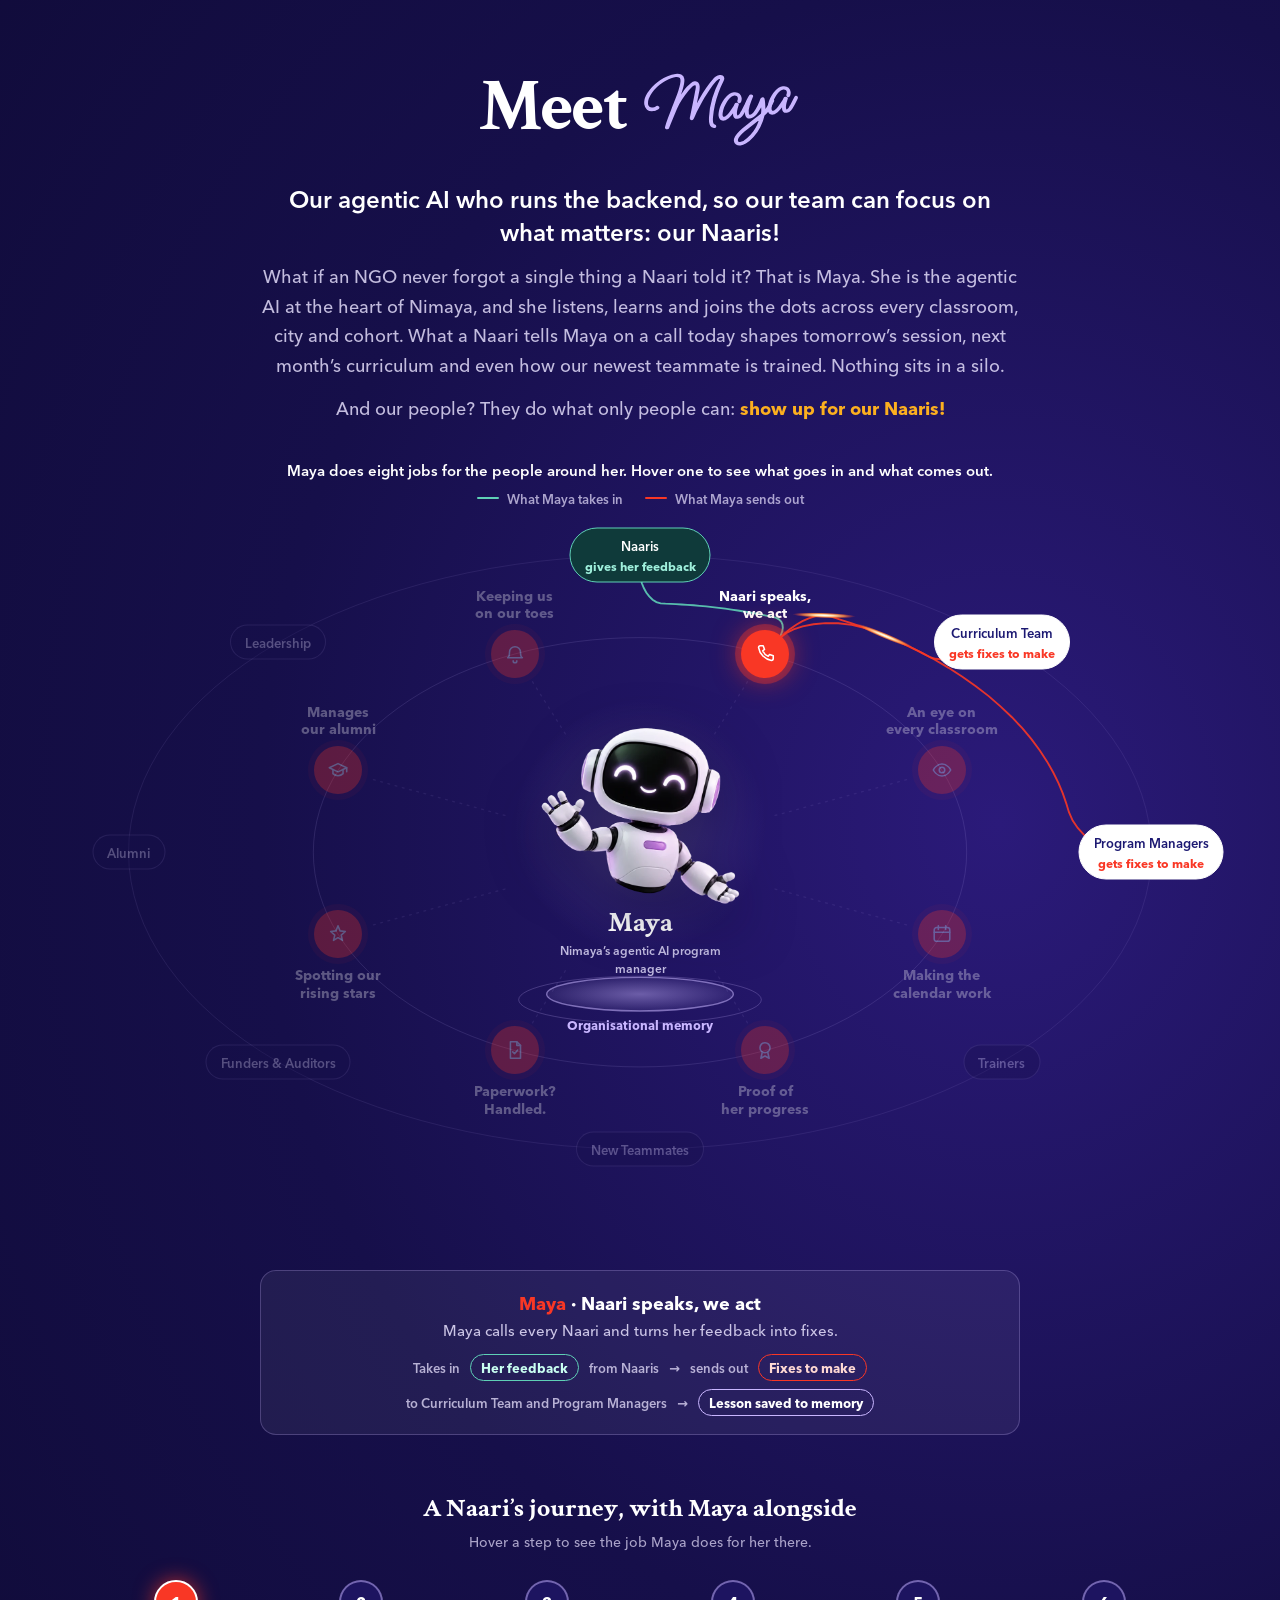
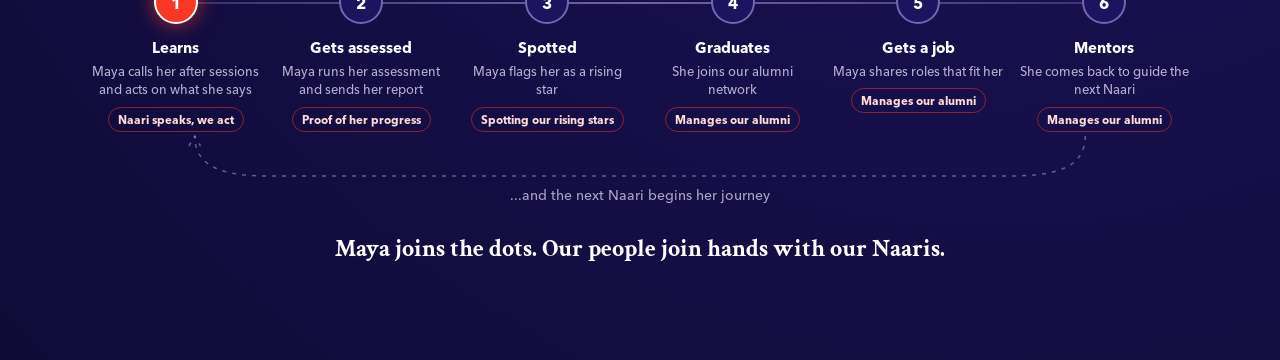
<file: _mockups/maya-v3.html>
<!doctype html>
<html lang="en">
<head>
  <meta charset="utf-8">
  <meta name="viewport" content="width=device-width, initial-scale=1">
  <title>Meet Maya - mock v3</title>
  <meta name="robots" content="noindex">
  <!-- Mock only, not linked from the site. Uses the site's fonts and colour tokens. -->
  <link rel="stylesheet" href="../css/style.css">
  <style>
    body { margin: 0; background: var(--ai-bg); background-color: var(--night); color: var(--ai-mist); }
    .mv { padding: 72px 24px 96px; }
    .mv__wrap { max-width: 1180px; margin: 0 auto; }
    .mv__head { max-width: 760px; margin: 0 auto; text-align: center; }
    .mv__head .display { color: #fff; }
    .mv__head .script { color: var(--ai-lilac); }
    .mv__tagline { margin-top: 20px; font-size: var(--fs-3); font-weight: 600; line-height: 1.35; color: #fff; }
    .mv__lead { margin-top: 14px; color: rgb(var(--ai-mist-rgb) / 0.82); }
    .mv__lead b { color: var(--yellow); }

    .mv__hint { margin-top: 36px; text-align: center; font-size: 15px; font-weight: 600; color: #fff; }
    .mv__legend { display: flex; justify-content: center; gap: 22px; margin-top: 8px; font-size: 13px; font-weight: 600; color: rgb(var(--ai-mist-rgb) / 0.7); }
    .mv__legend span { display: inline-flex; align-items: center; gap: 8px; }
    .mv__legend i { width: 22px; height: 2px; border-radius: 2px; }
    .mv__legend .in { background: var(--teal); }
    .mv__legend .out { background: var(--coral); }

    /* ---- Diagram ---- */
    .mv__map { position: relative; width: min(100%, 1120px); aspect-ratio: 1200 / 800; margin: 12px auto 0; }
    .mv__svg { position: absolute; inset: 0; width: 100%; height: 100%; overflow: visible; }
    .mvring { fill: none; stroke: rgb(var(--ai-lilac-rgb) / 0.14); stroke-width: 1; }
    .mvring--out { stroke: rgb(var(--ai-lilac-rgb) / 0.1); }
    .mvspoke { stroke: rgb(var(--ai-lilac-rgb) / 0.35); stroke-width: 1.4; stroke-dasharray: 2 6; stroke-linecap: round; transition: opacity 0.3s; }
    .mvflow { fill: none; stroke-width: 2; stroke-linecap: round; opacity: 0; transition: opacity 0.35s; }
    .mvflow--in { stroke: var(--teal); }
    .mvflow--out { stroke: var(--coral); }
    .mvflow--mem { stroke: var(--ai-lilac); stroke-dasharray: 3 6; }
    .mvflow.is-on { opacity: 0.9; }
    .mvpool { fill: url(#mv-pool); stroke: rgb(var(--ai-lilac-rgb) / 0.55); stroke-width: 1.5; transition: stroke 0.3s, filter 0.3s; }
    .mvpool-ring { fill: none; stroke: rgb(var(--ai-lilac-rgb) / 0.25); }
    .mv__map.is-pool .mvpool, .mvpool.is-glow { stroke: #fff; filter: drop-shadow(0 0 12px rgb(var(--ai-lilac-rgb) / 0.9)); }

    .mvcore { position: absolute; left: 50%; top: 44.5%; width: 18%; translate: -50% -50%; display: flex; flex-direction: column; align-items: center; text-align: center; z-index: 3; }
    .mvcore::before { content: ""; position: absolute; z-index: -1; left: 50%; top: 40%; width: 125%; aspect-ratio: 1; translate: -50% -50%; border-radius: 50%; background: radial-gradient(closest-side, rgb(var(--ai-lilac-rgb) / 0.32), rgb(var(--ai-lilac-rgb) / 0.08) 60%, transparent); }
    .mvcore img { width: 100%; height: auto; filter: drop-shadow(0 18px 28px rgb(10 6 40 / 0.5)); animation: float 4.5s ease-in-out infinite; }
    @keyframes float { 50% { translate: 0 -8px; } }
    .mvcore b { margin-top: 4px; font-family: var(--serif); font-size: 28px; line-height: 1; color: #fff; }
    .mvcore small { margin-top: 4px; font-size: 12px; font-weight: 600; color: rgb(var(--ai-mist-rgb) / 0.8); }

    .mvjob { position: absolute; z-index: 2; display: flex; flex-direction: column; align-items: center; gap: 8px; width: 126px; translate: -50% -24px; text-align: center; cursor: pointer; transition: opacity 0.3s; }
    .mvjob.is-up { flex-direction: column-reverse; translate: -50% calc(-100% + 24px); }
    .mvjob__icon { display: grid; place-items: center; width: 48px; height: 48px; border-radius: 50%; background: var(--coral); box-shadow: 0 0 0 6px rgb(249 55 37 / 0.16); color: #fff; transition: box-shadow 0.3s; }
    .mvjob__icon svg { width: 22px; height: 22px; fill: none; stroke: currentColor; stroke-width: 1.7; stroke-linecap: round; stroke-linejoin: round; }
    .mvjob__name { font-size: 14px; font-weight: 700; line-height: 1.25; color: #fff; text-wrap: balance; }
    .mvjob.is-active { z-index: 6; }
    .mvjob.is-active .mvjob__icon { box-shadow: 0 0 0 6px rgb(249 55 37 / 0.35), 0 0 28px rgb(249 55 37 / 0.7); }
    .mvcard { position: absolute; left: 50%; top: 50%; width: 236px; padding: 14px 16px; translate: -50% -50%; scale: 0.92; border-radius: 14px; background: #fff; color: var(--ink); font-size: 14px; line-height: 1.45; text-align: center; box-shadow: 0 16px 40px rgb(10 6 40 / 0.5); opacity: 0; visibility: hidden; pointer-events: none; transition: opacity 0.25s, scale 0.25s, visibility 0s linear 0.25s; }
    .mvcard b { display: block; margin-bottom: 4px; color: var(--coral); }
    .is-active .mvcard { opacity: 1; visibility: visible; scale: 1; transition-delay: 0s; }

    .mvgrp { position: absolute; z-index: 2; translate: -50% -50%; padding: 7px 14px; border-radius: 999px; border: 1px solid rgb(var(--ai-lilac-rgb) / 0.35); background: var(--night-2); font-size: 13px; font-weight: 600; white-space: nowrap; color: var(--ai-mist); transition: opacity 0.3s, background 0.3s, color 0.3s, border-color 0.3s; }
    .mvgrp em { display: block; margin-top: 2px; font-style: normal; font-size: 12px; font-weight: 700; }
    .mvgrp.is-src { border-color: var(--teal); background: #0f3a3a; color: #fff; text-align: center; }
    .mvgrp.is-src em { color: #9ff0dc; }
    .mvgrp.is-dst { background: #fff; border-color: #fff; color: var(--ink); text-align: center; }
    .mvgrp.is-dst em { color: var(--coral); }
    .mvgrp.is-src.is-dst { background: #fff; border-color: var(--teal); }
    .mvgrp.is-src.is-dst em { color: var(--ink); }

    .mvtag { position: absolute; z-index: 4; translate: -50% -50%; padding: 4px 10px; border-radius: 999px; font-size: 12px; font-weight: 700; white-space: nowrap; opacity: 0; transition: opacity 0.35s; pointer-events: none; }
    .mvtag--in { background: rgb(95 208 182 / 0.16); border: 1px solid var(--teal); color: #c9fff1; }
    .mvtag--out { background: rgb(249 55 37 / 0.18); border: 1px solid var(--coral); color: #ffd9d3; }
    .mvtag--mem { background: rgb(var(--ai-lilac-rgb) / 0.16); border: 1px solid var(--ai-lilac); color: #fff; }
    .mvtag.is-on { opacity: 1; }

    .mvpoolname { position: absolute; z-index: 3; left: 50%; translate: -50% 0; font-size: 12.5px; font-weight: 700; color: var(--ai-lilac); white-space: nowrap; cursor: pointer; }
    .mvpoolcard { position: absolute; z-index: 7; left: 50%; width: 250px; padding: 14px 16px; translate: -50% 0; border-radius: 14px; background: #fff; color: var(--ink); font-size: 14px; line-height: 1.45; text-align: center; box-shadow: 0 16px 40px rgb(10 6 40 / 0.5); opacity: 0; visibility: hidden; transition: opacity 0.25s, visibility 0s linear 0.25s; }
    .mvpoolcard b { display: block; margin-bottom: 4px; color: #6b3fd1; }
    .mv__map.is-pool .mvpoolcard { opacity: 1; visibility: visible; transition-delay: 0s; }

    /* Dim everything that is not part of the current story */
    .mv__map.is-focus .mvjob:not(.is-active),
    .mv__map.is-focus .mvgrp:not(.is-src):not(.is-dst) { opacity: 0.3; }
    .mv__map.is-focus .mvspoke { opacity: 0.25; }

    /* What the highlighted job does, in words, under the graphic */
    .mvpanel { max-width: 760px; min-height: 118px; margin: 4px auto 0; padding: 18px 24px; border-radius: 16px; background: rgb(255 255 255 / 0.06); border: 1px solid rgb(var(--ai-lilac-rgb) / 0.25); text-align: center; }
    .mvpanel__name { font-size: 18px; font-weight: 700; color: #fff; }
    .mvpanel__name i { font-style: normal; color: var(--coral); }
    .mvpanel__text { margin-top: 4px; font-size: 15px; line-height: 1.45; color: rgb(var(--ai-mist-rgb) / 0.85); }
    .mvpanel__flow { display: flex; flex-wrap: wrap; justify-content: center; align-items: center; gap: 8px 10px; margin-top: 12px; font-size: 13px; font-weight: 600; color: rgb(var(--ai-mist-rgb) / 0.75); }
    .mvpanel__flow b { padding: 3px 10px; border-radius: 999px; font-weight: 700; }
    .mvpanel__flow .in { border: 1px solid var(--teal); color: #c9fff1; }
    .mvpanel__flow .out { border: 1px solid var(--coral); color: #ffd9d3; }
    .mvpanel__flow .mem { border: 1px solid var(--ai-lilac); color: #fff; }

    /* ---- Journey strip ---- */
    .jr { max-width: 1100px; margin: 56px auto 0; }
    .jr__title { text-align: center; font-family: var(--serif); font-size: 26px; font-weight: 700; color: #fff; }
    .jr__sub { margin-top: 6px; text-align: center; font-size: 14px; color: rgb(var(--ai-mist-rgb) / 0.7); }
    .jr__steps { position: relative; display: grid; grid-template-columns: repeat(6, minmax(0, 1fr)); gap: 14px; margin: 28px 0 0; padding: 0; list-style: none; }
    .jr__steps::before { content: ""; position: absolute; left: 6%; right: 6%; top: 22px; height: 2px; background: linear-gradient(90deg, rgb(var(--ai-lilac-rgb) / 0.2), rgb(var(--ai-lilac-rgb) / 0.5), rgb(var(--ai-lilac-rgb) / 0.2)); }
    .jr__step { position: relative; display: flex; flex-direction: column; align-items: center; text-align: center; cursor: pointer; }
    .jr__dot { position: relative; z-index: 1; display: grid; place-items: center; width: 44px; height: 44px; border-radius: 50%; background: var(--night-3); border: 2px solid rgb(var(--ai-lilac-rgb) / 0.5); font-weight: 800; color: #fff; transition: background 0.3s, border-color 0.3s, box-shadow 0.3s; }
    .jr__name { margin-top: 12px; font-size: 15px; font-weight: 700; color: #fff; }
    .jr__help { margin-top: 4px; font-size: 13px; line-height: 1.4; color: rgb(var(--ai-mist-rgb) / 0.75); }
    .jr__job { margin-top: 8px; padding: 3px 9px; border-radius: 999px; border: 1px solid rgb(249 55 37 / 0.5); font-size: 11.5px; font-weight: 700; color: #ffd9d3; }
    .jr__step.is-now .jr__dot { background: var(--coral); border-color: #fff; box-shadow: 0 0 20px rgb(249 55 37 / 0.7); }
    .jr__loop { display: block; width: 88%; height: 46px; margin: 4px auto 0; overflow: visible; }
    .jr__loop path { fill: none; stroke: rgb(var(--ai-lilac-rgb) / 0.45); stroke-width: 1.5; stroke-dasharray: 4 6; }
    .jr__loop text { fill: rgb(var(--ai-mist-rgb) / 0.7); font: 600 12px var(--sans); }

    .mv__close { margin-top: 28px; text-align: center; font-family: var(--serif); font-size: var(--fs-3); font-weight: 600; color: #fff; }
  </style>
</head>
<body>
  <section class="mv">
    <div class="mv__wrap">
      <div class="mv__head">
        <h2 class="display">Meet <span class="script">Maya</span></h2>
        <p class="mv__tagline">Our agentic AI who runs the backend, so our team can focus on what matters: our Naaris!</p>
        <p class="body mv__lead">What if an NGO never forgot a single thing a Naari told it? That is Maya. She is the agentic AI at the heart of Nimaya, and she listens, learns and joins the dots across every classroom, city and cohort. What a Naari tells Maya on a call today shapes tomorrow’s session, next month’s curriculum and even how our newest teammate is trained. Nothing sits in a silo.</p>
        <p class="body mv__lead">And our people? They do what only people can: <b>show up for our Naaris!</b></p>
      </div>

      <p class="mv__hint">Maya does eight jobs for the people around her. Hover one to see what goes in and what comes out.</p>
      <div class="mv__legend"><span><i class="in"></i>What Maya takes in</span><span><i class="out"></i>What Maya sends out</span></div>

      <div class="mv__map" id="map">
        <div class="mvcore"><img src="../assets/img/maya-bot.webp" alt="Maya, a friendly white robot, waving hello" width="600" height="531"><b>Maya</b><small>Nimaya’s agentic AI program manager</small></div>
      </div>

      <div class="mvpanel" id="panel" aria-live="polite"></div>

      <div class="jr">
        <p class="jr__title">A Naari’s journey, with Maya alongside</p>
        <p class="jr__sub">Hover a step to see the job Maya does for her there.</p>
        <ol class="jr__steps" id="journey"></ol>
        <svg class="jr__loop" viewBox="0 0 1000 46" preserveAspectRatio="none" aria-hidden="true"><path d="M960 0 C960 36 920 40 880 40 L120 40 C80 40 40 36 40 0" vector-effect="non-scaling-stroke"/><path d="M34 10 L40 0 L46 10" vector-effect="non-scaling-stroke"/></svg>
        <p class="jr__sub" style="margin-top:2px">...and the next Naari begins her journey</p>
      </div>

      <p class="mv__close">Maya joins the dots. Our people join hands with our Naaris.</p>
    </div>
  </section>

<script>
(() => {
  const icons = {
    phone: '<path d="M7 3h3l1.5 4-2 1.5a11 11 0 0 0 6 6l1.5-2 4 1.5v3a2 2 0 0 1-2 2A17 17 0 0 1 5 5a2 2 0 0 1 2-2z"/>',
    doc: '<path d="M7 3h7l4 4v14H7z"/><path d="M14 3v4h4M9.5 14l2 2 3.5-4"/>',
    eye: '<path d="M2.5 12S6 5.5 12 5.5 21.5 12 21.5 12 18 18.5 12 18.5 2.5 12 2.5 12z"/><circle cx="12" cy="12" r="3"/>',
    star: '<path d="M12 3l2.2 5.6L20 9.3l-4.5 3.9 1.4 5.8L12 16l-4.9 3 1.4-5.8L4 9.3l5.8-.7z"/>',
    cal: '<rect x="3.5" y="5" width="17" height="15" rx="2.5"/><path d="M3.5 10h17M8 3v4M16 3v4"/>',
    award: '<circle cx="12" cy="9.5" r="5.5"/><path d="M9 14.5 7.5 21l4.5-2.5 4.5 2.5-1.5-6.5"/>',
    bell: '<path d="M6 10a6 6 0 0 1 12 0c0 5 2 6 2 6H4s2-1 2-6z"/><path d="M10 19.5a2 2 0 0 0 4 0"/>',
    cap: '<path d="M2.5 9.5 12 5l9.5 4.5L12 14z"/><path d="M6.5 11.5V16c1.5 1.5 3.5 2.2 5.5 2.2s4-.7 5.5-2.2v-4.5M21.5 9.5V14"/>',
  };
  // People round the outside
  const groups = { naaris: ["Naaris", -90], curriculum: ["Curriculum Team", -45], pm: ["Program Managers", 0], trainers: ["Trainers", 45], newteam: ["New Teammates", 90], funders: ["Funders & Auditors", 135], leadership: ["Leadership", 225], alumni: ["Alumni", 180] };
  // Maya's jobs: what comes in (from whom) and what goes out (to whom)
  const jobs = [
    { id: "speaks", a: -67.5, icon: "phone", name: "Naari speaks, we act", text: "Maya calls every Naari and turns her feedback into fixes.", in: ["naaris", "Her feedback"], out: [["curriculum", "Fixes to make"], ["pm", "Fixes to make"]] },
    { id: "classroom", a: -22.5, icon: "eye", name: "An eye on every classroom", text: "Maya reviews every session and flags what could be better.", in: ["trainers", "Session recordings"], out: [["trainers", "What could be better"], ["pm", "What could be better"]] },
    { id: "calendar", a: 22.5, icon: "cal", name: "Making the calendar work", text: "College schedules, trainers, curriculum. Maya makes it all fit.", in: ["trainers", "Trainer and college schedules"], out: [["trainers", "A plan that fits"], ["pm", "A plan that fits"]] },
    { id: "proof", a: 67.5, icon: "award", name: "Proof of her progress", text: "An assessment, a certificate and a recommendation letter for every Naari.", in: ["naaris", "Her assessment"], out: [["naaris", "Report, certificate and letter"]] },
    { id: "paperwork", a: 112.5, icon: "doc", name: "Paperwork? Handled.", text: "Audit-ready CSR and tax reports, so our teams stay with the Naaris.", in: ["pm", "Program data"], out: [["funders", "Audit-ready reports"]] },
    { id: "stars", a: 157.5, icon: "star", name: "Spotting our rising stars", text: "Maya finds the Naaris worth betting on, in every cohort.", in: ["naaris", "Her results"], out: [["leadership", "Who to bet on"]] },
    { id: "alumni", a: 202.5, icon: "cap", name: "Manages our alumni", text: "Jobs for our alumni, and a way to give back as mentors to new Naaris.", in: ["alumni", "Their updates"], out: [["alumni", "Jobs that fit"], ["naaris", "Mentors"]] },
    { id: "toes", a: 247.5, icon: "bell", name: "Keeping us on our toes", text: "Maya tracks our follow-through, so no Naari is left waiting.", in: ["naaris", "What she asked us for"], out: [["leadership", "Follow-ups due"]] },
  ];
  const journey = [
    ["Learns", "Maya calls her after sessions and acts on what she says", "speaks"],
    ["Gets assessed", "Maya runs her assessment and sends her report", "proof"],
    ["Spotted", "Maya flags her as a rising star", "stars"],
    ["Graduates", "She joins our alumni network", "alumni"],
    ["Gets a job", "Maya shares roles that fit her", "alumni"],
    ["Mentors", "She comes back to guide the next Naari", "alumni"],
  ];

  const W = 1200, H = 800, CX = 600, CY = 356;
  const IN = { rx: 350, ry: 230 }, OUT = { rx: 548, ry: 318 };
  const POOL = { x: CX, y: 508, rx: 100, ry: 18 };
  const map = document.getElementById("map");
  const rad = (d) => (d * Math.PI) / 180;
  const ell = (t, a) => [CX + (IN.rx + (OUT.rx - IN.rx) * t) * Math.cos(rad(a)), CY + (IN.ry + (OUT.ry - IN.ry) * t) * Math.sin(rad(a))];
  const f = (n) => n.toFixed(1);
  const pct = (el, [x, y]) => { el.style.left = `${(x / W) * 100}%`; el.style.top = `${(y / H) * 100}%`; };
  const turn = (a, b) => ((((b - a) % 360) + 540) % 360) - 180;
  const smooth = (x) => { x = Math.min(1, Math.max(0, x)); return x * x * (3 - 2 * x); };

  // A line from a job out to a person: out to the middle lane, round it, then out to them
  const lane = (aJob, aGrp, mid = 0.5) => {
    const d = turn(aJob, aGrp), pts = [];
    for (let i = 0; i <= 48; i++) {
      const s = i / 48;
      const t = s < 0.3 ? smooth(s / 0.3) * mid : s > 0.7 ? mid + smooth((s - 0.7) / 0.3) * (1 - mid) : mid;
      pts.push(ell(t, aJob + d * smooth((s - 0.12) / 0.76)));
    }
    return pts.slice(4, -4);
  };
  const dOf = (pts) => "M" + pts.map(([x, y]) => `${f(x)} ${f(y)}`).join(" L");

  const svgNS = "http://www.w3.org/2000/svg";
  const svg = document.createElementNS(svgNS, "svg");
  svg.setAttribute("class", "mv__svg");
  svg.setAttribute("viewBox", `0 0 ${W} ${H}`);
  let html = `
    <defs>
      <radialGradient id="mv-pool"><stop offset="0" stop-color="#c9b6ff" stop-opacity="0.45"/><stop offset="1" stop-color="#c9b6ff" stop-opacity="0.08"/></radialGradient>
      <radialGradient id="mv-core"><stop offset="0" stop-color="#fff"/><stop offset="0.3" stop-color="#ffe2b3"/><stop offset="0.65" stop-color="#ff8a3d" stop-opacity="0.8"/><stop offset="1" stop-color="#f93725" stop-opacity="0"/></radialGradient>
      <radialGradient id="mv-core-in"><stop offset="0" stop-color="#fff"/><stop offset="0.3" stop-color="#d6fff4"/><stop offset="0.65" stop-color="#5fd0b6" stop-opacity="0.8"/><stop offset="1" stop-color="#5fd0b6" stop-opacity="0"/></radialGradient>
      <radialGradient id="mv-core-mem"><stop offset="0" stop-color="#fff"/><stop offset="0.35" stop-color="#e9e3ff"/><stop offset="0.7" stop-color="#c9b6ff" stop-opacity="0.8"/><stop offset="1" stop-color="#c9b6ff" stop-opacity="0"/></radialGradient>
      <marker id="mv-arrow-in" viewBox="0 0 10 10" refX="7" refY="5" markerWidth="7" markerHeight="7" orient="auto-start-reverse"><path d="M1 1 L8 5 L1 9" fill="none" stroke="#5fd0b6" stroke-width="1.6"/></marker>
      <marker id="mv-arrow-out" viewBox="0 0 10 10" refX="7" refY="5" markerWidth="7" markerHeight="7" orient="auto-start-reverse"><path d="M1 1 L8 5 L1 9" fill="none" stroke="#f93725" stroke-width="1.6"/></marker>
      <marker id="mv-arrow-mem" viewBox="0 0 10 10" refX="7" refY="5" markerWidth="7" markerHeight="7" orient="auto-start-reverse"><path d="M1 1 L8 5 L1 9" fill="none" stroke="#c9b6ff" stroke-width="1.6"/></marker>
    </defs>
    <ellipse class="mvring" cx="${CX}" cy="${CY}" rx="${IN.rx}" ry="${IN.ry}"/>
    <ellipse class="mvring mvring--out" cx="${CX}" cy="${CY}" rx="${OUT.rx}" ry="${OUT.ry}"/>
    <ellipse class="mvpool-ring" cx="${POOL.x}" cy="${POOL.y + 6}" rx="${POOL.rx * 1.3}" ry="${POOL.ry * 1.4}"/>
    <ellipse class="mvpool" id="pool" cx="${POOL.x}" cy="${POOL.y}" rx="${POOL.rx}" ry="${POOL.ry}"/>`;

  const flows = {}; // id -> [{el, tag, streak}]
  const streak = (d, grad, id) => `<g class="mvstreak" id="${id}" opacity="0"><ellipse rx="34" ry="0" fill="url(#${grad})"><animate attributeName="ry" values="0;3;3;0" keyTimes="0;0.25;0.75;1" dur="1.3s" begin="indefinite" fill="freeze"/></ellipse><animateMotion path="${d}" rotate="auto" dur="1.3s" begin="indefinite" fill="freeze"/></g>`;

  // Jobs: placed on the inner ring, with a short dotted spoke to Maya and their in/out lines
  jobs.forEach((j, i) => {
    const [x, y] = ell(0, j.a);
    const len = Math.hypot(x - CX, y - CY), ux = (x - CX) / len, uy = (y - CY) / len;
    html += `<line class="mvspoke" x1="${f(CX + ux * 150)}" y1="${f(CY + uy * 150)}" x2="${f(x - ux * 34)}" y2="${f(y - uy * 34)}"/>`;
    j.flows = [];
    const add = (kind, grp, label, reverse) => {
      let pts = lane(j.a, groups[grp][1], kind === "in" ? 0.42 : 0.58); // in and out run in slightly different lanes
      if (reverse) pts = pts.reverse();
      const d = dOf(pts);
      const fid = `f-${j.id}-${j.flows.length}`;
      const two = kind === "out" && grp === j.in[0]; // the same person gives and receives: one two-way line
      html += `<path class="mvflow mvflow--${kind}" id="${fid}" d="${d}" marker-end="url(#mv-arrow-${kind})"${two ? ' marker-start="url(#mv-arrow-in)"' : ""}/>`;
      if (two) label = `${j.in[1]} ⇄ ${label}`;
      html += streak(d, kind === "in" ? "mv-core-in" : "mv-core", `s-${fid}`);
      j.flows.push({ fid, kind, grp, label, mid: (() => {
        // Label at least 140 units out from the job (clear of its name), else as close to the person as it gets
        const job = ell(0, j.a), order = reverse ? [...pts].reverse() : pts;
        const grpXY = ell(1, groups[grp][1]);
        const two = kind === "out" && grp === j.in[0];
        const th = reverse ? 140 : two ? 110 : 185; // stagger in and out labels so they never stack
        const p = order.find(([x, y]) => Math.hypot(x - job[0], y - job[1]) >= th && Math.hypot(x - grpXY[0], y - grpXY[1]) >= 100)
          || order[Math.floor(order.length / 2)];
        return p;
      })() });
    };
    if (!j.out.some(([g]) => g === j.in[0])) add("in", j.in[0], j.in[1], true);
    j.out.forEach(([g, label]) => add("out", g, label, false));
    // The lesson from this job drops into the memory pool
    const ctrl = [x, POOL.y];
    const dm = `M${f(x - ux * 30)} ${f(y - uy * 30)} Q${f(ctrl[0])} ${f(ctrl[1])} ${f(POOL.x + Math.sign(x - CX) * POOL.rx * 0.7)} ${f(POOL.y)}`;
    html += `<path class="mvflow mvflow--mem" id="m-${j.id}" d="${dm}" marker-end="url(#mv-arrow-mem)"/>` + streak(dm, "mv-core-mem", `s-m-${j.id}`);
  });
  // Memory feeds new teammates and Maya
  const nt = ell(1, 90);
  const dNT = `M${POOL.x} ${POOL.y + POOL.ry + 6} L${POOL.x} ${f(nt[1] - 24)}`;
  const dMaya = `M${POOL.x - 40} ${POOL.y - POOL.ry - 4} Q${POOL.x - 140} ${POOL.y - 90} ${POOL.x - 112} ${CY + 60}`;
  html += `<path class="mvflow mvflow--mem" id="mem-nt" d="${dNT}" marker-end="url(#mv-arrow-mem)"/>` + streak(dNT, "mv-core-mem", "s-mem-nt");
  html += `<path class="mvflow mvflow--mem" id="mem-maya" d="${dMaya}" marker-end="url(#mv-arrow-mem)"/>` + streak(dMaya, "mv-core-mem", "s-mem-maya");
  svg.innerHTML = html;
  map.prepend(svg);

  // People
  const grpEl = {};
  Object.entries(groups).forEach(([k, [label, a]]) => {
    const el = document.createElement("div");
    el.className = "mvgrp";
    el.textContent = label;
    pct(el, ell(1, a));
    map.append(el);
    grpEl[k] = el;
  });
  // Jobs
  jobs.forEach((j) => {
    const el = document.createElement("div");
    el.className = "mvjob" + (Math.sin(rad(j.a)) < -0.35 ? " is-up" : "");
    el.innerHTML = `<span class="mvjob__icon"><svg viewBox="0 0 24 24">${icons[j.icon]}</svg></span><span class="mvjob__name">${j.name}</span>`;
    pct(el, ell(0, j.a));
    map.append(el);
    j.el = el;
    const seen = new Set();
    j.tags = []; [].map((fl) => {
      const t = document.createElement("span");
      // The same label on two lines is shown once
      if (seen.has(fl.label)) t.hidden = true;
      seen.add(fl.label);
      t.className = `mvtag mvtag--${fl.kind}`;
      t.textContent = fl.label;
      pct(t, fl.mid);
      map.append(t);
      return t;
    });
    const mt = document.createElement("span");
    mt.className = "mvtag mvtag--mem";
    mt.textContent = "Lesson saved to memory";
    pct(mt, [POOL.x + Math.sign(ell(0, j.a)[0] - CX) * (POOL.rx + 105), POOL.y - 4]);
    j.memTag = mt; // shown in the panel instead; the pool glows when the lesson lands
  });
  // Memory pool label, card and its own tags
  const pn = document.createElement("span");
  pn.className = "mvpoolname";
  pn.textContent = "Organisational memory";
  pn.style.top = `${((POOL.y + POOL.ry + 6) / H) * 100}%`;
  map.append(pn);
  const pc = document.createElement("div");
  pc.className = "mvpoolcard";
  pc.innerHTML = "<b>Builds our organisational memory</b>Every lesson is remembered. Every new teammate starts smarter.";
  pc.style.top = `${((POOL.y + 50) / H) * 100}%`;
  // (the memory copy now shows in the panel under the graphic)
  const memTags = [["Maya gets sharper", [POOL.x - 190, POOL.y - 58]]].map(([txt, xy]) => {
    const t = document.createElement("span");
    t.className = "mvtag mvtag--mem";
    t.textContent = txt;
    pct(t, xy);
    map.append(t);
    return t;
  });

  const play = (id, delay) => setTimeout(() => {
    const g = document.getElementById(id);
    if (!g) return;
    g.setAttribute("opacity", "1");
    g.querySelectorAll("animate, animateMotion").forEach((a) => a.beginElement());
  }, delay);

  let timers = [];
  const clear = () => {
    timers.forEach(clearTimeout); timers = [];
    map.classList.remove("is-focus", "is-pool");
    svg.querySelectorAll(".mvflow.is-on").forEach((p) => p.classList.remove("is-on"));
    map.querySelectorAll(".mvtag.is-on, .mvjob.is-active, .mvgrp.is-src, .mvgrp.is-dst").forEach((e) => e.classList.remove("is-on", "is-active", "is-src", "is-dst"));
    Object.entries(grpEl).forEach(([g, el]) => { el.textContent = groups[g][0]; });
    svg.querySelectorAll(".streak").forEach((s) => s.setAttribute("opacity", "0"));
    document.getElementById("pool").classList.remove("is-glow");
  };
  const panel = document.getElementById("panel");
  const names = (keys) => keys.map((k) => groups[k][0]).join(" and ");
  const show = (j) => {
    clear();
    const outs = [...new Set(j.out.map(([, l]) => l))].map((l) => `<b class="out">${l}</b> to ${names(j.out.filter(([, x]) => x === l).map(([g]) => g))}`).join(" · ");
    panel.innerHTML = `<p class="mvpanel__name"><i>Maya</i> · ${j.name}</p><p class="mvpanel__text">${j.text}</p>
      <p class="mvpanel__flow">Takes in <b class="in">${j.in[1]}</b> from ${groups[j.in[0]][0]} <span>→</span> sends out ${outs} <span>→</span> <b class="mem">Lesson saved to memory</b></p>`;
    map.classList.add("is-focus");
    j.el.classList.add("is-active");
    const say = {};
    j.flows.forEach((fl) => {
      const two = fl.kind === "out" && fl.grp === j.in[0];
      (say[fl.grp] ||= []).push(fl.kind === "in" ? `gives ${fl.label.toLowerCase()}` : two ? `gives ${j.in[1].toLowerCase()}, gets ${j.out.find(([g]) => g === fl.grp)[1].toLowerCase()}` : `gets ${fl.label.toLowerCase()}`);
      if (two) grpEl[fl.grp].classList.add("is-src");
    });
    Object.entries(say).forEach(([g, lines]) => { grpEl[g].innerHTML = `${groups[g][0]}<em>${[...new Set(lines)].join(" · ")}</em>`; });
    j.flows.forEach((fl, i) => {
      document.getElementById(fl.fid).classList.add("is-on");
      grpEl[fl.grp].classList.add(fl.kind === "in" ? "is-src" : "is-dst");
      // In first, then out
      timers.push(play(`s-${fl.fid}`, fl.kind === "in" ? 0 : 1300));
    });
    // Then the lesson drops into memory
    timers.push(setTimeout(() => {
      document.getElementById(`m-${j.id}`).classList.add("is-on");
      j.memTag.classList.add("is-on");
    }, 2600));
    timers.push(play(`s-m-${j.id}`, 2600));
    timers.push(setTimeout(() => document.getElementById("pool").classList.add("is-glow"), 3800));
  };
  const showPool = () => {
    clear();
    panel.innerHTML = `<p class="mvpanel__name"><i>Maya</i> · Builds our organisational memory</p><p class="mvpanel__text">Every lesson is remembered. Every new teammate starts smarter.</p>
      <p class="mvpanel__flow">Every job adds a lesson <span>→</span> <b class="mem">They start smarter</b> for New Teammates <span>·</span> <b class="mem">Maya gets sharper</b></p>`;
    map.classList.add("is-focus", "is-pool");
    ["mem-nt", "mem-maya"].forEach((id) => document.getElementById(id).classList.add("is-on"));
    memTags.forEach((t) => t.classList.add("is-on"));
    grpEl.newteam.classList.add("is-dst");
    grpEl.newteam.innerHTML = "New Teammates<em>start smarter</em>";
    timers.push(play("s-mem-nt", 200), play("s-mem-maya", 200));
  };

  // Hover takes over; otherwise Maya cycles through her jobs on her own, memory last
  let auto = 0, paused = false;
  const steps = [...jobs.map((j) => () => show(j)), showPool];
  const tick = () => { if (!paused) { steps[auto % steps.length](); auto++; } };
  setInterval(tick, 5200);
  tick();
  jobs.forEach((j) => {
    j.el.addEventListener("mouseenter", () => { paused = true; show(j); });
    j.el.addEventListener("mouseleave", () => { paused = false; clear(); });
  });
  [pn, document.getElementById("pool")].forEach((el) => {
    el.addEventListener("mouseenter", () => { paused = true; showPool(); });
    el.addEventListener("mouseleave", () => { paused = false; clear(); });
  });

  // Journey strip
  const jr = document.getElementById("journey");
  journey.forEach(([name, help, jobId], i) => {
    const li = document.createElement("li");
    li.className = "jr__step";
    const job = jobs.find((j) => j.id === jobId);
    li.innerHTML = `<span class="jr__dot">${i + 1}</span><span class="jr__name">${name}</span><span class="jr__help">${help}</span><span class="jr__job">${job.name}</span>`;
    li.addEventListener("mouseenter", () => { paused = true; jr.querySelectorAll(".is-now").forEach((e) => e.classList.remove("is-now")); li.classList.add("is-now"); show(job); });
    li.addEventListener("mouseleave", () => { paused = false; li.classList.remove("is-now"); clear(); });
    jr.append(li);
  });
  // A dot walks the journey on its own
  let step = 0;
  setInterval(() => {
    if (paused) return;
    const lis = jr.children;
    [...lis].forEach((e) => e.classList.remove("is-now"));
    lis[step % lis.length].classList.add("is-now");
    step++;
  }, 1600);

  // For screenshots: ?job=proof, ?pool, ?step=2
  const q = new URLSearchParams(location.search);
  if (q.has("job")) { paused = true; show(jobs.find((j) => j.id === q.get("job"))); }
  if (q.has("pool")) { paused = true; showPool(); }
  if (q.has("step")) { const li = jr.children[+q.get("step")]; li.dispatchEvent(new Event("mouseenter")); }
})();
</script>
</body>
</html>
</file>
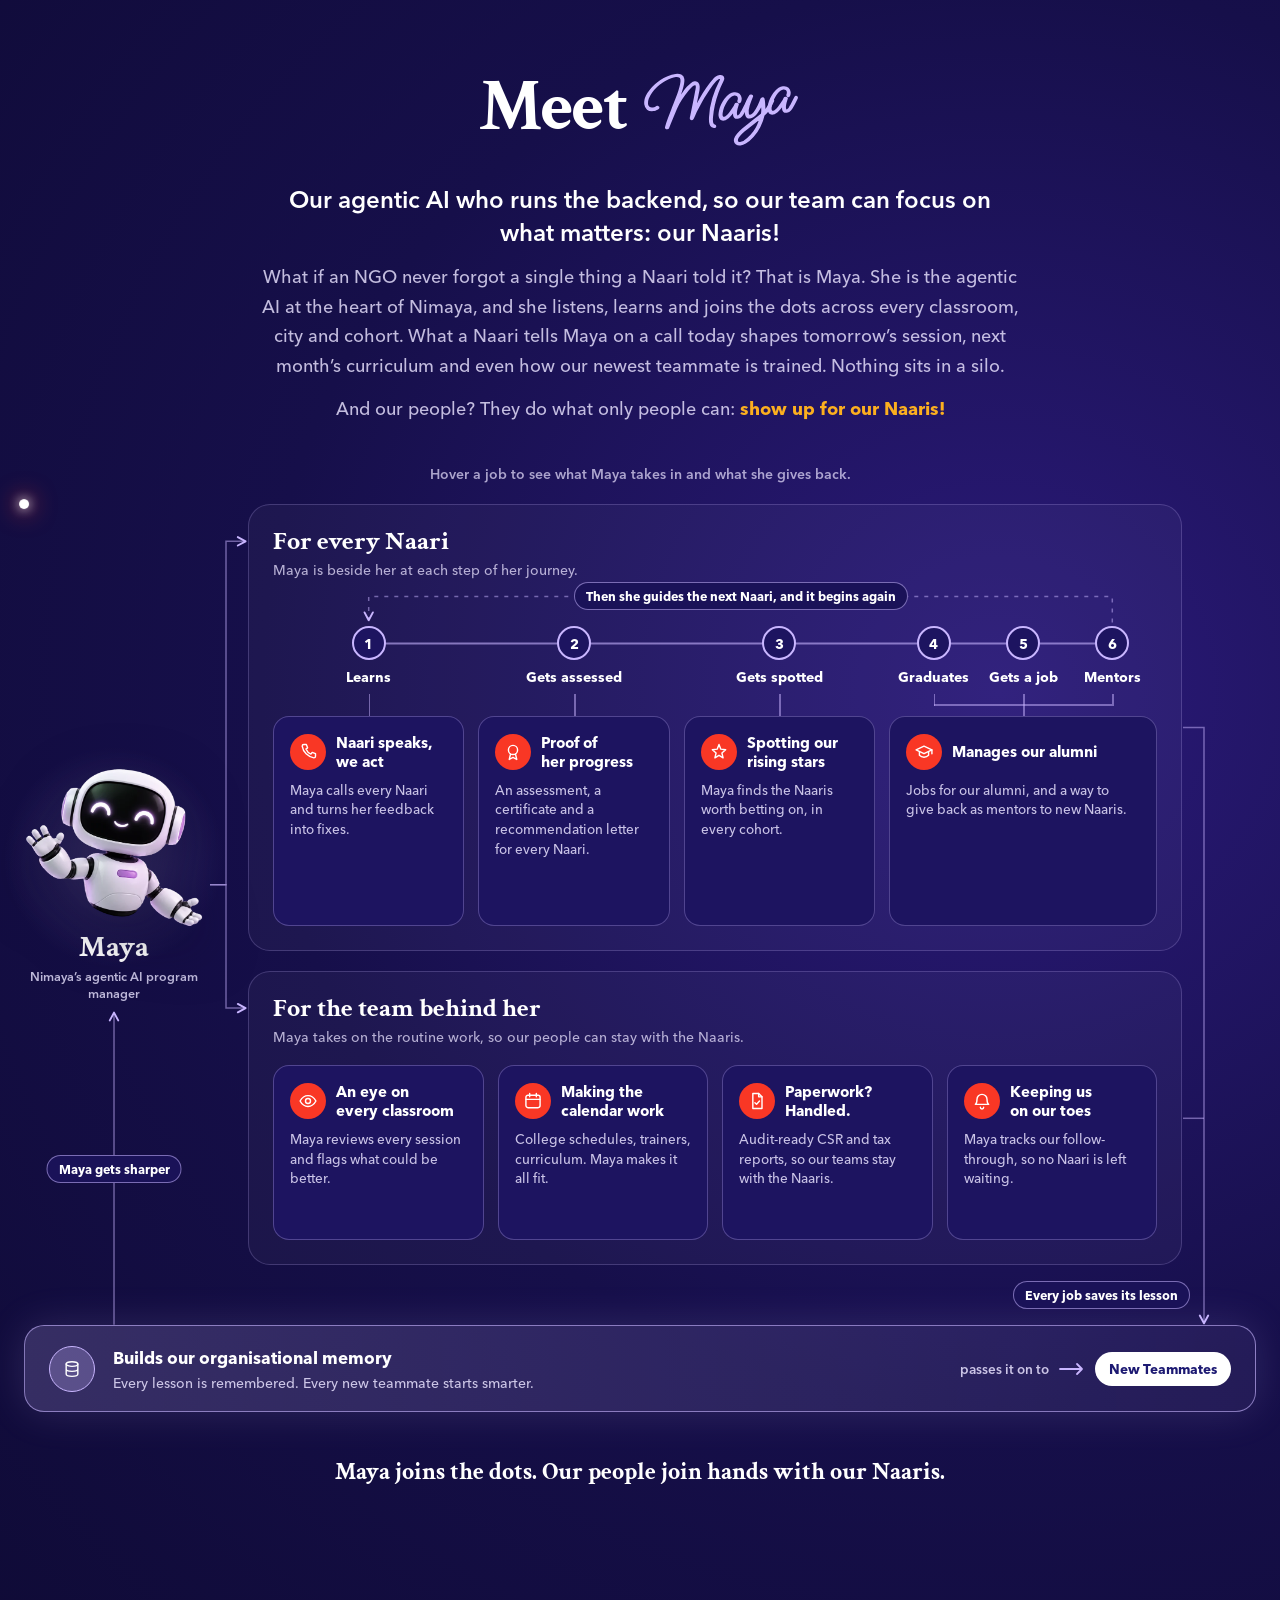
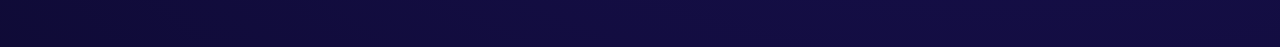
<file: _mockups/maya-v4-lanes.html>
<!doctype html>
<html lang="en">
<head>
  <meta charset="utf-8">
  <meta name="viewport" content="width=device-width, initial-scale=1">
  <title>Meet Maya - mock v4 (lanes)</title>
  <meta name="robots" content="noindex">
  <!-- Mock only, not linked from the site. Uses the site's fonts and colour tokens. -->
  <link rel="stylesheet" href="../css/style.css">
  <style>
    body { margin: 0; background: var(--ai-bg); background-color: var(--night); color: var(--ai-mist); }
    .m4 { padding: 72px 24px 160px; }
    .m4__wrap { max-width: 1280px; margin: 0 auto; }
    .m4__head { max-width: 760px; margin: 0 auto; text-align: center; }
    .m4__head .display { color: #fff; }
    .m4__head .script { color: var(--ai-lilac); }
    .m4__tagline { margin-top: 20px; font-size: var(--fs-3); font-weight: 600; line-height: 1.35; color: #fff; }
    .m4__lead { margin-top: 14px; color: rgb(var(--ai-mist-rgb) / 0.82); }
    .m4__lead b { color: var(--yellow); }
    .m4__hint { margin-top: 40px; text-align: center; font-size: 14px; font-weight: 600; color: rgb(var(--ai-mist-rgb) / 0.7); }
    .m4__close { margin-top: 44px; text-align: center; font-family: var(--serif); font-size: var(--fs-3); font-weight: 600; color: #fff; }

    /* ---- Diagram: Maya on the left, two lanes of jobs, memory as the base ---- */
    .m4__diagram { position: relative; display: grid; grid-template-columns: 180px minmax(0, 1fr) 30px; column-gap: 44px; row-gap: 60px; margin-top: 20px; }
    .m4__svg { position: absolute; inset: 0; z-index: 1; width: 100%; height: 100%; overflow: visible; pointer-events: none; }
    .m4-line { fill: none; stroke: rgb(var(--ai-lilac-rgb) / 0.5); stroke-width: 1.5; }
    .m4-line--dash { stroke-dasharray: 4 6; }
    .m4-line--journey { stroke: rgb(var(--ai-lilac-rgb) / 0.6); stroke-width: 2; }
    .m4-hero { fill: #fff; filter: drop-shadow(0 0 6px #fff) drop-shadow(0 0 12px var(--coral)); }
    .m4-streak { mix-blend-mode: screen; }

    .m4__maya { position: relative; z-index: 2; align-self: center; display: flex; flex-direction: column; align-items: center; text-align: center; }
    .m4__maya::before { content: ""; position: absolute; z-index: -1; left: 50%; top: 38%; width: 125%; aspect-ratio: 1; translate: -50% -50%; border-radius: 50%; background: radial-gradient(closest-side, rgb(var(--ai-lilac-rgb) / 0.3), rgb(var(--ai-lilac-rgb) / 0.08) 60%, transparent); }
    .m4__maya img { width: 100%; height: auto; filter: drop-shadow(0 18px 28px rgb(10 6 40 / 0.5)); animation: m4-float 4.5s ease-in-out infinite; }
    @keyframes m4-float { 50% { translate: 0 -8px; } }
    .m4__maya b { margin-top: 6px; font-family: var(--serif); font-size: 30px; line-height: 1; color: #fff; }
    .m4__maya small { margin-top: 5px; font-size: 12.5px; font-weight: 600; line-height: 1.3; color: rgb(var(--ai-mist-rgb) / 0.8); }

    .m4__lanes { display: grid; gap: 20px; }
    .m4-lane { padding: 22px 24px 24px; border-radius: 22px; border: 1px solid rgb(var(--ai-lilac-rgb) / 0.22); background: rgb(255 255 255 / 0.035); }
    .m4-lane__title { font-family: var(--serif); font-size: 26px; font-weight: 700; line-height: 1.1; color: #fff; }
    .m4-lane__sub { margin-top: 4px; font-size: 14px; color: rgb(var(--ai-mist-rgb) / 0.75); }
    .m4-loopzone { height: 46px; }

    .m4-grid { display: grid; gap: 22px 14px; }
    .m4-grid--journey { grid-template-columns: repeat(3, minmax(0, 1fr)) minmax(0, 1.4fr); }
    .m4-grid--team { grid-template-columns: repeat(4, minmax(0, 1fr)); margin-top: 18px; }

    /* Journey steps: numbered dots on one straight line, each sitting over the job Maya does there */
    .m4-step { position: relative; display: flex; flex-direction: column; align-items: center; gap: 8px; padding-bottom: 8px; text-align: center; }
    .m4-step::after { content: ""; position: absolute; left: 50%; bottom: -12px; width: 1.5px; height: 12px; background: rgb(var(--ai-lilac-rgb) / 0.5); }
    .m4-dot { position: relative; z-index: 2; display: grid; place-items: center; width: 34px; height: 34px; border-radius: 50%; background: var(--night-3); border: 2px solid var(--ai-lilac); font-size: 14px; font-weight: 800; color: #fff; }
    .m4-step__name { font-size: 14px; font-weight: 700; line-height: 1.25; color: #fff; }
    .m4-steps3 { position: relative; display: grid; grid-template-columns: repeat(3, minmax(0, 1fr)); }
    .m4-steps3::after { content: ""; position: absolute; left: 16.666%; right: 16.666%; bottom: -12px; height: 1.5px; background: rgb(var(--ai-lilac-rgb) / 0.5); }

    /* Job cards: what Maya does; hover swaps in what she takes in and gives back */
    .m4-card { position: relative; z-index: 2; display: flex; flex-direction: column; gap: 10px; padding: 16px; border-radius: 16px; background: var(--night-3); border: 1px solid rgb(var(--ai-lilac-rgb) / 0.3); cursor: pointer; outline: none; transition: border-color 0.25s, box-shadow 0.25s; }
    .m4-grid--journey .m4-card::before { content: ""; position: absolute; left: 50%; top: -11px; width: 1.5px; height: 10px; background: rgb(var(--ai-lilac-rgb) / 0.5); }
    .m4-card__top { display: flex; align-items: center; gap: 10px; min-height: 38px; }
    .m4-card__icon { display: grid; place-items: center; flex: none; width: 36px; height: 36px; border-radius: 50%; background: var(--coral); color: #fff; }
    .m4-card__icon svg, .m4-mem__icon svg { width: 20px; height: 20px; fill: none; stroke: currentColor; stroke-width: 1.7; stroke-linecap: round; stroke-linejoin: round; }
    .m4-card__name { font-size: 15px; font-weight: 700; line-height: 1.25; color: #fff; text-wrap: balance; }
    .m4-card__body { display: grid; }
    .m4-card__body > * { grid-area: 1 / 1; transition: opacity 0.25s; }
    .m4-card__text { font-size: 13.5px; line-height: 1.45; color: rgb(var(--ai-mist-rgb) / 0.85); }
    .m4-card__flow { display: grid; align-content: start; gap: 7px; font-size: 12.5px; line-height: 1.38; color: rgb(var(--ai-mist-rgb) / 0.9); opacity: 0; visibility: hidden; }
    .m4-flow { display: grid; grid-template-columns: 16px minmax(0, 1fr); gap: 7px; }
    .m4-flow svg { width: 16px; height: 16px; margin-top: 1px; fill: none; stroke-width: 2; stroke-linecap: round; stroke-linejoin: round; }
    .m4-flow--in svg { stroke: var(--teal); }
    .m4-flow--out svg { stroke: var(--coral); }
    .m4-flow b { color: #fff; }
    .m4-card:hover, .m4-card.is-open, .m4-card:focus-visible { border-color: var(--coral); box-shadow: 0 0 0 3px rgb(249 55 37 / 0.2); }
    .m4-card:hover .m4-card__text, .m4-card.is-open .m4-card__text, .m4-card:focus-visible .m4-card__text { opacity: 0; }
    .m4-card:hover .m4-card__flow, .m4-card.is-open .m4-card__flow, .m4-card:focus-visible .m4-card__flow { opacity: 1; visibility: visible; }

    /* Memory: the base everything rests on */
    .m4-mem { position: relative; z-index: 2; grid-column: 1 / -1; display: flex; align-items: center; gap: 18px; padding: 18px 24px; border-radius: 20px; border: 1.5px solid rgb(var(--ai-lilac-rgb) / 0.6); background: linear-gradient(90deg, rgb(var(--ai-lilac-rgb) / 0.2), rgb(var(--ai-lilac-rgb) / 0.08)); box-shadow: 0 0 40px rgb(var(--ai-lilac-rgb) / 0.15); }
    .m4-mem__icon { display: grid; place-items: center; flex: none; width: 46px; height: 46px; border-radius: 50%; background: rgb(var(--ai-lilac-rgb) / 0.25); border: 1.5px solid var(--ai-lilac); color: #fff; }
    .m4-mem__name { font-size: 17px; font-weight: 700; color: #fff; }
    .m4-mem__text { margin-top: 2px; font-size: 14px; color: rgb(var(--ai-mist-rgb) / 0.85); }
    .m4-mem__out { display: flex; align-items: center; gap: 10px; margin-left: auto; font-size: 13.5px; font-weight: 600; color: rgb(var(--ai-mist-rgb) / 0.85); white-space: nowrap; }
    .m4-mem__out svg { width: 26px; height: 14px; fill: none; stroke: var(--ai-lilac); stroke-width: 1.8; stroke-linecap: round; stroke-linejoin: round; }
    .m4-mem__out b { padding: 7px 14px; border-radius: 999px; background: #fff; color: var(--ink); }

    /* Small labels that say what each connecting line carries */
    .m4-chip { position: absolute; z-index: 3; padding: 4px 11px; border-radius: 999px; border: 1px solid rgb(var(--ai-lilac-rgb) / 0.55); background: #1a1258; font-size: 12.5px; font-weight: 700; white-space: nowrap; color: #fff; }

    @media (max-width: 900px) {
      .m4__diagram { grid-template-columns: minmax(0, 1fr); row-gap: 24px; }
      .m4__svg, .m4-chip, .m4-loopzone, .m4-step::after, .m4-steps3::after, .m4-card::before { display: none !important; }
      .m4__maya { width: 180px; margin-inline: auto; }
      .m4-grid--journey, .m4-grid--team { grid-template-columns: minmax(0, 1fr); gap: 10px; }
      .m4-grid--journey > * { grid-area: auto !important; }
      .m4-step, .m4-steps3 { margin-top: 12px; }
      .m4-mem { flex-wrap: wrap; }
      .m4-mem__out { margin-left: 0; white-space: normal; }
    }
  </style>
</head>
<body>
  <section class="m4">
    <div class="m4__wrap">
      <div class="m4__head">
        <h2 class="display">Meet <span class="script">Maya</span></h2>
        <p class="m4__tagline">Our agentic AI who runs the backend, so our team can focus on what matters: our Naaris!</p>
        <p class="body m4__lead">What if an NGO never forgot a single thing a Naari told it? That is Maya. She is the agentic AI at the heart of Nimaya, and she listens, learns and joins the dots across every classroom, city and cohort. What a Naari tells Maya on a call today shapes tomorrow’s session, next month’s curriculum and even how our newest teammate is trained. Nothing sits in a silo.</p>
        <p class="body m4__lead">And our people? They do what only people can: <b>show up for our Naaris!</b></p>
      </div>

      <p class="m4__hint" id="hint">Hover a job to see what Maya takes in and what she gives back.</p>

      <div class="m4__diagram" id="dg">
        <div class="m4__maya" id="maya">
          <img src="../assets/img/maya-bot.webp" alt="Maya, a friendly white robot, waving hello" width="600" height="531">
          <b>Maya</b><small>Nimaya’s agentic AI program manager</small>
        </div>

        <div class="m4__lanes">
          <div class="m4-lane" id="lane1">
            <h3 class="m4-lane__title">For every Naari</h3>
            <p class="m4-lane__sub">Maya is beside her at each step of her journey.</p>
            <div class="m4-loopzone" id="loopzone"></div>
            <div class="m4-grid m4-grid--journey" id="journey"></div>
          </div>
          <div class="m4-lane" id="lane2">
            <h3 class="m4-lane__title">For the team behind her</h3>
            <p class="m4-lane__sub">Maya takes on the routine work, so our people can stay with the Naaris.</p>
            <div class="m4-grid m4-grid--team" id="team"></div>
          </div>
        </div>

        <div class="m4-mem" id="mem">
          <span class="m4-mem__icon"><svg viewBox="0 0 24 24" aria-hidden="true"><ellipse cx="12" cy="6" rx="7" ry="2.8"/><path d="M5 6v6c0 1.5 3.1 2.8 7 2.8s7-1.3 7-2.8V6M5 12v6c0 1.5 3.1 2.8 7 2.8s7-1.3 7-2.8v-6"/></svg></span>
          <div>
            <p class="m4-mem__name">Builds our organisational memory</p>
            <p class="m4-mem__text">Every lesson is remembered. Every new teammate starts smarter.</p>
          </div>
          <p class="m4-mem__out">passes it on to <svg viewBox="0 0 26 14" aria-hidden="true"><path d="M1 7h22M18 2l5 5-5 5"/></svg> <b>New Teammates</b></p>
        </div>
      </div>

      <p class="m4__close">Maya joins the dots. Our people join hands with our Naaris.</p>
    </div>
  </section>

<script>
(() => {
  const icons = {
    phone: '<path d="M7 3h3l1.5 4-2 1.5a11 11 0 0 0 6 6l1.5-2 4 1.5v3a2 2 0 0 1-2 2A17 17 0 0 1 5 5a2 2 0 0 1 2-2z"/>',
    doc: '<path d="M7 3h7l4 4v14H7z"/><path d="M14 3v4h4M9.5 14l2 2 3.5-4"/>',
    eye: '<path d="M2.5 12S6 5.5 12 5.5 21.5 12 21.5 12 18 18.5 12 18.5 2.5 12 2.5 12z"/><circle cx="12" cy="12" r="3"/>',
    star: '<path d="M12 3l2.2 5.6L20 9.3l-4.5 3.9 1.4 5.8L12 16l-4.9 3 1.4-5.8L4 9.3l5.8-.7z"/>',
    cal: '<rect x="3.5" y="5" width="17" height="15" rx="2.5"/><path d="M3.5 10h17M8 3v4M16 3v4"/>',
    award: '<circle cx="12" cy="9.5" r="5.5"/><path d="M9 14.5 7.5 21l4.5-2.5 4.5 2.5-1.5-6.5"/>',
    bell: '<path d="M6 10a6 6 0 0 1 12 0c0 5 2 6 2 6H4s2-1 2-6z"/><path d="M10 19.5a2 2 0 0 0 4 0"/>',
    cap: '<path d="M2.5 9.5 12 5l9.5 4.5L12 14z"/><path d="M6.5 11.5V16c1.5 1.5 3.5 2.2 5.5 2.2s4-.7 5.5-2.2v-4.5M21.5 9.5V14"/>',
  };
  const arrowIn = '<svg viewBox="0 0 18 18" aria-hidden="true"><path d="M15 9H4M8 4.5 3.5 9 8 13.5"/></svg>';
  const arrowOut = '<svg viewBox="0 0 18 18" aria-hidden="true"><path d="M3 9h11M10 4.5 14.5 9 10 13.5"/></svg>';

  // Each job: the client's line of copy, then what Maya takes in and what she gives back (draft wording)
  const jobs = {
    speaks: { icon: "phone", name: "Naari speaks, we act", text: "Maya calls every Naari and turns her feedback into fixes.", in: "Takes in <b>her feedback</b> from Naaris", out: "Gives <b>fixes to make</b> to the Curriculum Team and Program Managers" },
    proof: { icon: "award", name: "Proof of her progress", text: "An assessment, a certificate and a recommendation letter for every Naari.", in: "Takes in <b>her assessment</b> from each Naari", out: "Gives her <b>a report, a certificate and a recommendation letter</b>" },
    stars: { icon: "star", name: "Spotting our rising stars", text: "Maya finds the Naaris worth betting on, in every cohort.", in: "Takes in <b>her results</b> from every cohort", out: "Gives <b>who to bet on next</b> to Leadership" },
    alumni: { icon: "cap", name: "Manages our alumni", text: "Jobs for our alumni, and a way to give back as mentors to new Naaris.", in: "Takes in <b>where each alumna is now</b> from our Alumni", out: "Gives <b>jobs that fit</b> to Alumni, and <b>mentors</b> to new Naaris" },
    classroom: { icon: "eye", name: "An eye on every classroom", text: "Maya reviews every session and flags what could be better.", in: "Takes in <b>session recordings</b> from Trainers", out: "Gives <b>what could be better</b> to Trainers and Program Managers" },
    calendar: { icon: "cal", name: "Making the calendar work", text: "College schedules, trainers, curriculum. Maya makes it all fit.", in: "Takes in <b>college and trainer schedules</b>", out: "Gives <b>a plan that fits</b> to Trainers and Program Managers" },
    paperwork: { icon: "doc", name: "Paperwork? Handled.", text: "Audit-ready CSR and tax reports, so our teams stay with the Naaris.", in: "Takes in <b>program data</b> from Program Managers", out: "Gives <b>audit-ready reports</b> to Funders and Auditors" },
    toes: { icon: "bell", name: "Keeping us on our toes", text: "Maya tracks our follow-through, so no Naari is left waiting.", in: "Takes in <b>what Naaris have asked us for</b>", out: "Gives <b>follow-ups that are due</b> to Leadership" },
  };
  const card = (id) => {
    const j = jobs[id];
    const el = document.createElement("div");
    el.className = "m4-card";
    el.tabIndex = 0;
    el.dataset.job = id;
    el.innerHTML = `<div class="m4-card__top"><span class="m4-card__icon"><svg viewBox="0 0 24 24" aria-hidden="true">${icons[j.icon]}</svg></span><span class="m4-card__name">${j.name}</span></div>
      <div class="m4-card__body"><p class="m4-card__text">${j.text}</p>
      <div class="m4-card__flow"><p class="m4-flow m4-flow--in">${arrowIn}<span>${j.in}</span></p><p class="m4-flow m4-flow--out">${arrowOut}<span>${j.out}</span></p></div></div>`;
    el.addEventListener("click", () => el.classList.toggle("is-open"));
    return el;
  };
  const step = (n, name) => `<div class="m4-step"><span class="m4-dot" data-dot="${n}">${n}</span><span class="m4-step__name">${name}</span></div>`;

  // Lane 1: her journey, each step over the job Maya does there
  const journey = document.getElementById("journey");
  [[1, "Learns", "speaks"], [2, "Gets assessed", "proof"], [3, "Gets spotted", "stars"]].forEach(([n, name, id], i) => {
    const s = document.createElement("div");
    s.innerHTML = step(n, name);
    const st = s.firstChild;
    st.style.gridArea = `1 / ${i + 1}`;
    const c = card(id);
    c.style.gridArea = `2 / ${i + 1}`;
    journey.append(st, c);
  });
  const s3 = document.createElement("div");
  s3.className = "m4-steps3";
  s3.style.gridArea = "1 / 4";
  s3.innerHTML = step(4, "Graduates") + step(5, "Gets a job") + step(6, "Mentors");
  const c4 = card("alumni");
  c4.style.gridArea = "2 / 4";
  journey.append(s3, c4);

  // Lane 2: the jobs that keep the team free
  const team = document.getElementById("team");
  ["classroom", "calendar", "paperwork", "toes"].forEach((id) => team.append(card(id)));

  if (!matchMedia("(hover: hover)").matches) document.getElementById("hint").textContent = "Tap a job to see what Maya takes in and what she gives back.";

  // Connecting lines: all straight, drawn from where things actually sit
  const dg = document.getElementById("dg");
  const svg = document.createElementNS("http://www.w3.org/2000/svg", "svg");
  svg.setAttribute("class", "m4__svg");
  dg.prepend(svg);
  const chips = ["Then she guides the next Naari, and it begins again", "Every job saves its lesson", "Maya gets sharper"].map((t) => {
    const c = document.createElement("span");
    c.className = "m4-chip";
    c.textContent = t;
    dg.append(c);
    return c;
  });
  const f = (n) => n.toFixed(1);
  const draw = () => {
    const base = dg.getBoundingClientRect();
    const R = (el) => { const a = el.getBoundingClientRect(); return { l: a.left - base.left, t: a.top - base.top, r: a.right - base.left, b: a.bottom - base.top, cx: (a.left + a.right) / 2 - base.left, cy: (a.top + a.bottom) / 2 - base.top }; };
    const t1 = R(document.querySelector("#lane1 .m4-lane__title")), t2 = R(document.querySelector("#lane2 .m4-lane__title"));
    const m = R(document.getElementById("maya")), l1 = R(document.getElementById("lane1")), l2 = R(document.getElementById("lane2")), mem = R(document.getElementById("mem")), zone = R(document.getElementById("loopzone"));
    const d = [...dg.querySelectorAll("[data-dot]")].map(R);
    svg.setAttribute("viewBox", `0 0 ${f(base.width)} ${f(base.height)}`);
    const tx = (m.r + l1.l) / 2, rx = l1.r + 22, ly = zone.t + 16;
    const paths = {
      trunk1: `M${f(m.r + 6)} ${f(m.cy)} H${f(tx)} V${f(t1.cy)} H${f(l1.l - 3)}`,
      trunk2: `M${f(m.r + 6)} ${f(m.cy)} H${f(tx)} V${f(t2.cy)} H${f(l2.l - 3)}`,
      rail1: `M${f(l1.r + 1)} ${f(l1.cy)} H${f(rx)} V${f(mem.t - 3)}`,
      rail2: `M${f(l2.r + 1)} ${f(l2.cy)} H${f(rx)} V${f(mem.t - 3)}`,
      back: `M${f(m.cx)} ${f(mem.t - 1)} V${f(m.b + 12)}`,
      line: `M${f(d[0].cx)} ${f(d[0].cy)} H${f(d[5].cx)}`,
      ret: `M${f(d[5].cx)} ${f(d[5].t - 4)} V${f(ly)} H${f(d[0].cx)} V${f(d[0].t - 7)}`,
      loop: `M${f(d[0].cx)} ${f(d[0].cy)} H${f(d[5].cx)} V${f(ly)} H${f(d[0].cx)} Z`,
    };
    // A soft light streak: thick in the middle, fine at the ends, swelling in as it sets off and thinning as it arrives
    const streak = (path, dur, begin) => `<g class="m4-streak"><ellipse rx="30" ry="0" fill="url(#m4-haze)"><animate attributeName="ry" values="0;7;7;0" keyTimes="0;0.2;0.8;1" dur="${dur}s" begin="${begin}s" repeatCount="indefinite"/></ellipse><ellipse rx="22" ry="0" fill="url(#m4-core)"><animate attributeName="ry" values="0;2;2;0" keyTimes="0;0.2;0.8;1" dur="${dur}s" begin="${begin}s" repeatCount="indefinite"/></ellipse><animateMotion path="${path}" rotate="auto" dur="${dur}s" begin="${begin}s" repeatCount="indefinite"/></g>`;
    svg.innerHTML = `
      <defs>
        <marker id="m4-arrow" viewBox="0 0 10 10" refX="7.5" refY="5" markerWidth="8" markerHeight="8" orient="auto"><path d="M1.5 1.5 8 5 1.5 8.5" fill="none" stroke="#c9b6ff" stroke-width="1.6" stroke-linecap="round" stroke-linejoin="round"/></marker>
        <radialGradient id="m4-core"><stop offset="0" stop-color="#fff"/><stop offset="0.25" stop-color="#ffe2b3"/><stop offset="0.6" stop-color="#ff8a3d" stop-opacity="0.8"/><stop offset="1" stop-color="#f93725" stop-opacity="0"/></radialGradient>
        <radialGradient id="m4-haze"><stop offset="0" stop-color="#ff9a4d" stop-opacity="0.5"/><stop offset="0.5" stop-color="#f93725" stop-opacity="0.2"/><stop offset="1" stop-color="#f93725" stop-opacity="0"/></radialGradient>
      </defs>
      <path class="m4-line" d="${paths.trunk1}" marker-end="url(#m4-arrow)"/>
      <path class="m4-line" d="${paths.trunk2}" marker-end="url(#m4-arrow)"/>
      <path class="m4-line" d="${paths.rail1}" marker-end="url(#m4-arrow)"/>
      <path class="m4-line" d="M${f(l2.r + 1)} ${f(l2.cy)} H${f(rx)}"/>
      <path class="m4-line" d="${paths.back}" marker-end="url(#m4-arrow)"/>
      <path class="m4-line m4-line--journey" d="${paths.line}"/>
      <path class="m4-line m4-line--dash" d="${paths.ret}" marker-end="url(#m4-arrow)"/>
      ${streak(paths.trunk1, 4.2, 0)}${streak(paths.trunk2, 4.6, -2.1)}${streak(paths.rail1, 5, -1.2)}${streak(paths.rail2, 4.4, -3.3)}${streak(paths.back, 3.6, -0.8)}
      <circle class="m4-hero" r="5"><animateMotion path="${paths.loop}" dur="9s" repeatCount="indefinite"/></circle>`;
    const put = (c, x, y, tr) => { c.style.left = `${x}px`; c.style.top = `${y}px`; c.style.translate = tr; };
    put(chips[0], (d[0].cx + d[5].cx) / 2, ly, "-50% -50%");
    put(chips[1], rx - 14, mem.t - 30, "-100% -50%");
    put(chips[2], m.cx, (m.b + mem.t) / 2 + 6, "-50% -50%");
  };
  draw();
  addEventListener("resize", draw);
  addEventListener("load", draw);
  document.fonts && document.fonts.ready.then(draw);

  // For screenshots: ?open=speaks
  const open = new URLSearchParams(location.search).get("open");
  if (open) open.split(",").forEach((id) => dg.querySelector(`[data-job="${id}"]`)?.classList.add("is-open"));
})();
</script>
</body>
</html>
</file>
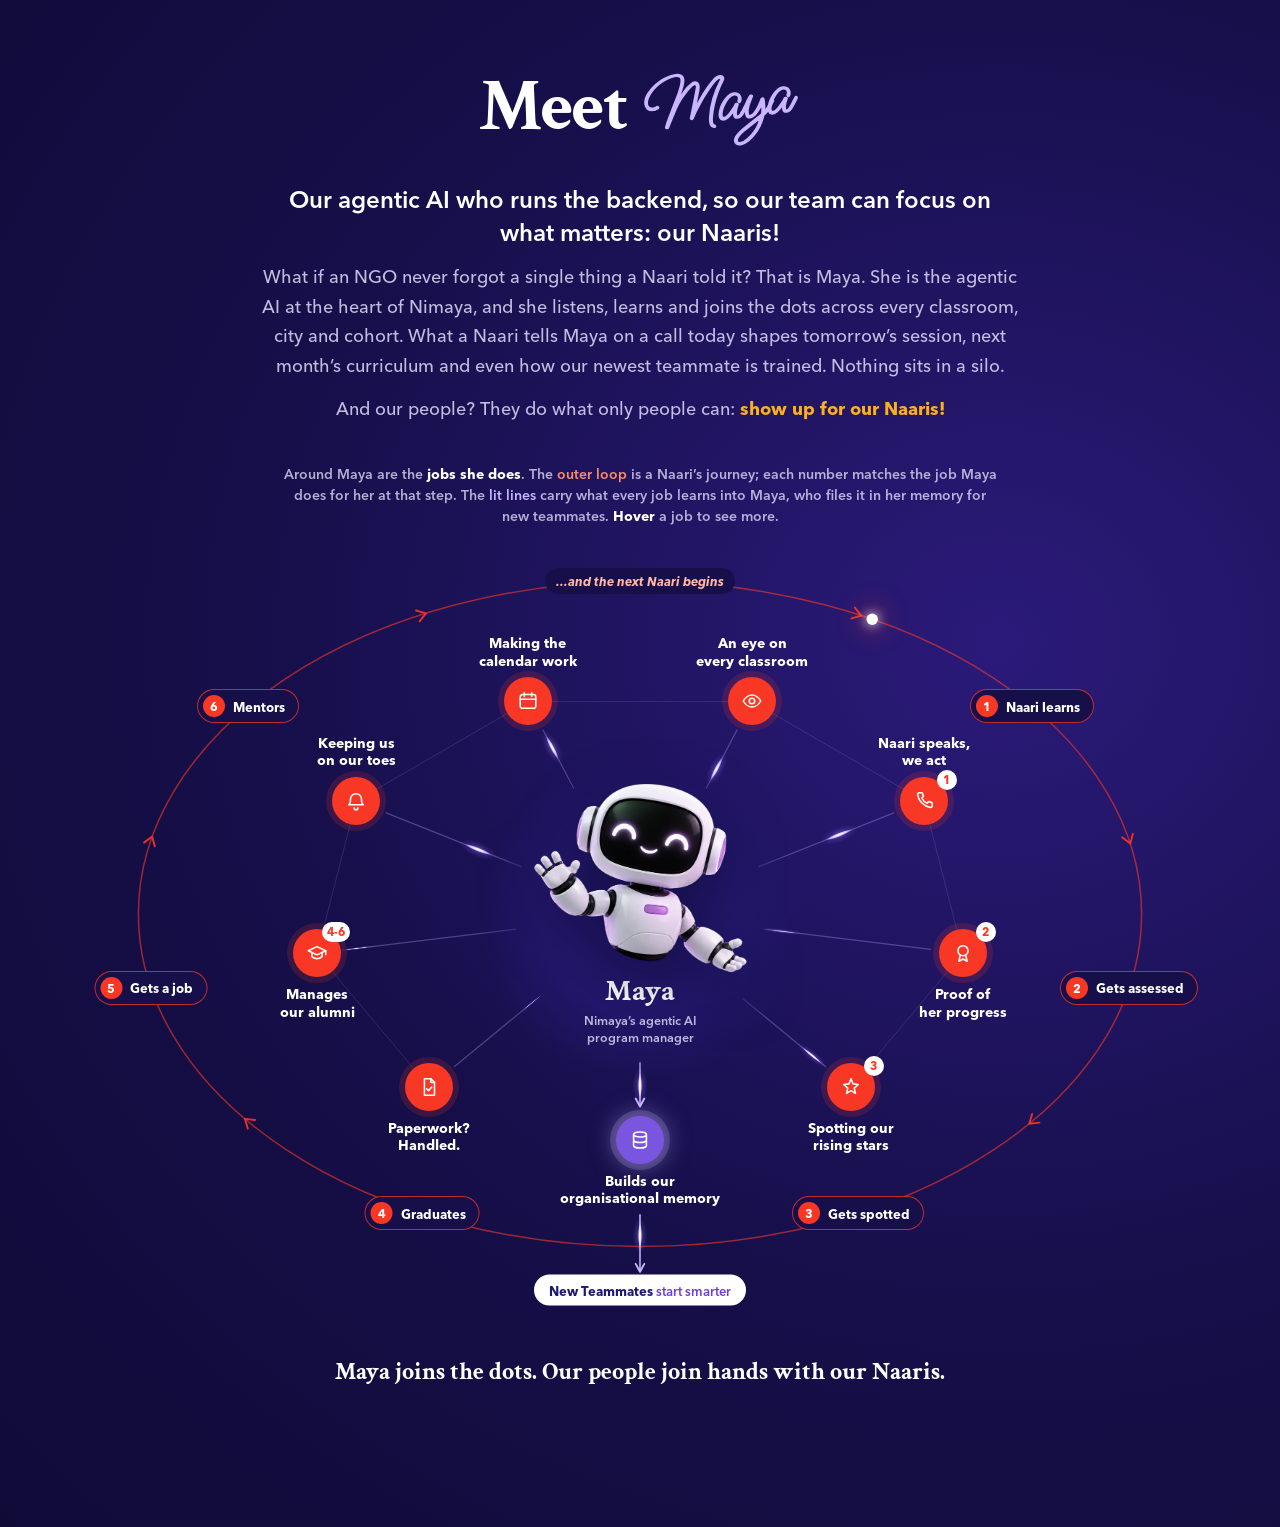
<file: _mockups/maya-v5-network.html>
<!doctype html>
<html lang="en">
<head>
  <meta charset="utf-8">
  <meta name="viewport" content="width=device-width, initial-scale=1">
  <title>Meet Maya - mock v5 (network)</title>
  <meta name="robots" content="noindex">
  <!-- Mock only, not linked from the site. Desktop layout; phones would get the stacked cards. -->
  <link rel="stylesheet" href="../css/style.css">
  <style>
    body { margin: 0; background: var(--ai-bg); background-color: var(--night); color: var(--ai-mist); }
    .m5 { padding: 72px 24px 140px; }
    .m5__wrap { max-width: 1180px; margin: 0 auto; }
    .m5__head { max-width: 760px; margin: 0 auto; text-align: center; }
    .m5__head .display { color: #fff; }
    .m5__head .script { color: var(--ai-lilac); }
    .m5__tagline { margin-top: 20px; font-size: var(--fs-3); font-weight: 600; line-height: 1.35; color: #fff; }
    .m5__lead { margin-top: 14px; color: rgb(var(--ai-mist-rgb) / 0.82); }
    .m5__lead b { color: var(--yellow); }
    .m5__hint { max-width: 720px; margin: 40px auto 0; text-align: center; font-size: 14px; font-weight: 600; line-height: 1.5; color: rgb(var(--ai-mist-rgb) / 0.75); }
    .m5__hint b { color: #fff; }
    .m5__hint .j { color: #ff8a6b; }
    .m5__hint .m { color: var(--ai-lilac); }
    .m5__close { margin-top: 24px; text-align: center; font-family: var(--serif); font-size: var(--fs-3); font-weight: 600; color: #fff; }

    .m5__map { position: relative; width: min(100%, 1140px); aspect-ratio: 1200 / 840; margin: 8px auto 0; }
    .m5__svg { position: absolute; inset: 0; z-index: 1; width: 100%; height: 100%; overflow: visible; pointer-events: none; }
    .m5-frame { fill: none; stroke: rgb(var(--ai-lilac-rgb) / 0.16); stroke-width: 1; }
    .m5-fan { fill: none; stroke: rgb(var(--ai-lilac-rgb) / 0.3); stroke-width: 1.3; stroke-linecap: round; transition: opacity 0.3s; }
    .m5-out { fill: none; stroke: var(--ai-lilac); stroke-width: 1.6; }
    .m5-loop { fill: none; stroke: rgb(249 55 37 / 0.6); stroke-width: 1.6; transition: opacity 0.3s; }
    .m5-arrow { fill: none; stroke: rgb(249 55 37 / 0.9); stroke-width: 2; stroke-linecap: round; stroke-linejoin: round; transition: opacity 0.3s; }
    .m5-dot { fill: #fff; filter: drop-shadow(0 0 6px #fff) drop-shadow(0 0 14px var(--coral)); transition: opacity 0.3s; }
    .m5-streak { mix-blend-mode: screen; transition: opacity 0.3s; }

    /* Maya, on a soft dark backing so the lines pass behind her and her name stays clean */
    .m5-core { position: absolute; left: 50%; top: 47.6%; z-index: 3; width: 19%; translate: -50% -50%; display: flex; flex-direction: column; align-items: center; text-align: center; }
    .m5-core::before { content: ""; position: absolute; z-index: -1; left: 50%; top: 52%; width: 150%; height: 122%; translate: -50% -50%; border-radius: 50%; background: radial-gradient(closest-side, #22176b 0%, #22176b 58%, rgb(34 23 107 / 0) 100%); }
    .m5-core img { width: 100%; height: auto; filter: drop-shadow(0 18px 28px rgb(10 6 40 / 0.5)); animation: m5-float 4.5s ease-in-out infinite; }
    @keyframes m5-float { 50% { translate: 0 -8px; } }
    .m5-core b { margin-top: 4px; font-family: var(--serif); font-size: 30px; line-height: 1; color: #fff; }
    .m5-core small { margin-top: 5px; font-size: 12.5px; font-weight: 600; line-height: 1.3; color: rgb(var(--ai-mist-rgb) / 0.8); text-wrap: balance; }

    /* Jobs: an icon and a name. Journey jobs carry the number of the step they belong to. */
    .m5-job { position: absolute; z-index: 2; display: flex; flex-direction: column; align-items: center; gap: 8px; width: 132px; translate: -50% -24px; text-align: center; cursor: pointer; outline: none; transition: opacity 0.3s; }
    .m5-job.is-up { flex-direction: column-reverse; translate: -50% calc(-100% + 24px); }
    .m5-job--mem { width: 176px; }
    .m5-job__icon { position: relative; display: grid; place-items: center; width: 48px; height: 48px; border-radius: 50%; background: var(--coral); box-shadow: 0 0 0 6px rgb(249 55 37 / 0.16); color: #fff; }
    .m5-job--mem .m5-job__icon { background: #7a55e0; box-shadow: 0 0 0 6px rgb(var(--ai-lilac-rgb) / 0.2), 0 0 26px rgb(var(--ai-lilac-rgb) / 0.55); }
    .m5-job__icon svg { width: 22px; height: 22px; fill: none; stroke: currentColor; stroke-width: 1.7; stroke-linecap: round; stroke-linejoin: round; }
    .m5-job__num { position: absolute; right: -9px; top: -7px; min-width: 20px; height: 20px; padding: 0 5px; border-radius: 999px; background: #fff; font-size: 11.5px; font-weight: 800; line-height: 20px; color: var(--coral); }
    .m5-job__name { font-size: 14px; font-weight: 700; line-height: 1.25; color: #fff; text-wrap: balance; }

    /* Hover: the card sits right on the job and says what Maya does, what she takes in and what she gives back */
    .m5-card { position: absolute; left: 50%; top: 50%; z-index: 5; width: 262px; padding: 14px 16px; translate: -50% -50%; scale: 0.94; border-radius: 14px; background: #fff; color: var(--ink); font-size: 13.5px; line-height: 1.45; text-align: left; box-shadow: 0 16px 40px rgb(10 6 40 / 0.5); opacity: 0; visibility: hidden; pointer-events: none; transition: opacity 0.22s, scale 0.22s, visibility 0s linear 0.22s; }
    .m5-card__name { display: block; margin-bottom: 3px; font-size: 14.5px; font-weight: 700; color: var(--coral); }
    .m5-card__flows { display: grid; gap: 6px; margin-top: 10px; padding-top: 10px; border-top: 1px solid rgb(28 25 114 / 0.14); font-size: 12.5px; line-height: 1.38; }
    .m5-flow { display: grid; grid-template-columns: 16px minmax(0, 1fr); gap: 7px; }
    .m5-flow svg { width: 16px; height: 16px; margin-top: 1px; fill: none; stroke-width: 2; stroke-linecap: round; stroke-linejoin: round; }
    .m5-flow--in svg { stroke: #1f9d80; }
    .m5-flow--out svg { stroke: var(--coral); }
    .m5-job.is-open { z-index: 6; }
    .m5-job.is-open .m5-card { opacity: 1; visibility: visible; scale: 1; pointer-events: auto; transition-delay: 0s; }

    /* Her journey: numbered steps on the outer loop */
    .m5-stage { position: absolute; z-index: 2; display: inline-flex; align-items: center; gap: 8px; translate: -50% -50%; padding: 5px 13px 5px 5px; border-radius: 999px; border: 1px solid rgb(249 55 37 / 0.75); background: var(--night-2); font-size: 13px; font-weight: 700; white-space: nowrap; color: #fff; cursor: pointer; transition: opacity 0.3s, background 0.3s; }
    .m5-stage i { display: grid; place-items: center; width: 22px; height: 22px; border-radius: 50%; background: var(--coral); font-style: normal; font-size: 12px; font-weight: 800; }
    .m5-stage.is-lit { z-index: 7; background: #4a1420; }
    .m5-note { position: absolute; z-index: 2; translate: -50% -50%; padding: 4px 11px; border-radius: 999px; background: var(--night-2); font-size: 12.5px; font-weight: 600; font-style: italic; white-space: nowrap; color: #ffb8a8; transition: opacity 0.3s; }
    /* Where memory goes */
    .m5-team { position: absolute; z-index: 2; translate: -50% -50%; padding: 6px 15px; border-radius: 999px; background: #fff; font-size: 13px; font-weight: 700; white-space: nowrap; color: var(--ink); transition: opacity 0.3s; }
    .m5-team em { font-style: normal; font-weight: 600; color: #6b3fd1; }

    /* While a job is open, everything else steps back */
    .m5__map.is-focus .m5-job:not(.is-open), .m5__map.is-focus .m5-stage:not(.is-lit), .m5__map.is-focus .m5-note, .m5__map.is-focus .m5-team:not(.is-lit) { opacity: 0.3; }
    .m5__map.is-focus .m5-fan, .m5__map.is-focus .m5-streak, .m5__map.is-focus .m5-dot { opacity: 0.12; }
    .m5__map.is-focus .m5-loop, .m5__map.is-focus .m5-arrow { opacity: 0.35; }
  </style>
</head>
<body>
  <section class="m5">
    <div class="m5__wrap">
      <div class="m5__head">
        <h2 class="display">Meet <span class="script">Maya</span></h2>
        <p class="m5__tagline">Our agentic AI who runs the backend, so our team can focus on what matters: our Naaris!</p>
        <p class="body m5__lead">What if an NGO never forgot a single thing a Naari told it? That is Maya. She is the agentic AI at the heart of Nimaya, and she listens, learns and joins the dots across every classroom, city and cohort. What a Naari tells Maya on a call today shapes tomorrow’s session, next month’s curriculum and even how our newest teammate is trained. Nothing sits in a silo.</p>
        <p class="body m5__lead">And our people? They do what only people can: <b>show up for our Naaris!</b></p>
      </div>

      <p class="m5__hint">Around Maya are the <b>jobs she does</b>. The <span class="j">outer loop</span> is a Naari’s journey; each number matches the job Maya does for her at that step. The <span class="m">lit lines</span> carry what every job learns into Maya, who files it in her memory for new teammates. <b id="verb">Hover</b> a job to see more.</p>

      <div class="m5__map" id="map">
        <div class="m5-core"><img src="../assets/img/maya-bot.webp" alt="Maya, a friendly white robot, waving hello" width="600" height="531"><b>Maya</b><small>Nimaya’s agentic AI program manager</small></div>
      </div>

      <p class="m5__close">Maya joins the dots. Our people join hands with our Naaris.</p>
    </div>
  </section>

<script>
(() => {
  const icons = {
    phone: '<path d="M7 3h3l1.5 4-2 1.5a11 11 0 0 0 6 6l1.5-2 4 1.5v3a2 2 0 0 1-2 2A17 17 0 0 1 5 5a2 2 0 0 1 2-2z"/>',
    doc: '<path d="M7 3h7l4 4v14H7z"/><path d="M14 3v4h4M9.5 14l2 2 3.5-4"/>',
    eye: '<path d="M2.5 12S6 5.5 12 5.5 21.5 12 21.5 12 18 18.5 12 18.5 2.5 12 2.5 12z"/><circle cx="12" cy="12" r="3"/>',
    star: '<path d="M12 3l2.2 5.6L20 9.3l-4.5 3.9 1.4 5.8L12 16l-4.9 3 1.4-5.8L4 9.3l5.8-.7z"/>',
    cal: '<rect x="3.5" y="5" width="17" height="15" rx="2.5"/><path d="M3.5 10h17M8 3v4M16 3v4"/>',
    award: '<circle cx="12" cy="9.5" r="5.5"/><path d="M9 14.5 7.5 21l4.5-2.5 4.5 2.5-1.5-6.5"/>',
    bell: '<path d="M6 10a6 6 0 0 1 12 0c0 5 2 6 2 6H4s2-1 2-6z"/><path d="M10 19.5a2 2 0 0 0 4 0"/>',
    cap: '<path d="M2.5 9.5 12 5l9.5 4.5L12 14z"/><path d="M6.5 11.5V16c1.5 1.5 3.5 2.2 5.5 2.2s4-.7 5.5-2.2v-4.5M21.5 9.5V14"/>',
    db: '<ellipse cx="12" cy="6" rx="7" ry="2.8"/><path d="M5 6v6c0 1.5 3.1 2.8 7 2.8s7-1.3 7-2.8V6M5 12v6c0 1.5 3.1 2.8 7 2.8s7-1.3 7-2.8v-6"/>',
  };
  const arrowIn = '<svg viewBox="0 0 18 18" aria-hidden="true"><path d="M15 9H4M8 4.5 3.5 9 8 13.5"/></svg>';
  const arrowOut = '<svg viewBox="0 0 18 18" aria-hidden="true"><path d="M3 9h11M10 4.5 14.5 9 10 13.5"/></svg>';

  // Jobs round Maya, clockwise. "num" ties a job to the step(s) of the Naari's journey it serves.
  const jobs = [
    { id: "calendar", a: 250, icon: "cal", name: "Making the calendar work", text: "College schedules, trainers, curriculum. Maya makes it all fit.", in: "Takes in <b>college and trainer schedules</b>", out: "Gives <b>a plan that fits</b> to Trainers and Program Managers" },
    { id: "speaks", a: 330, icon: "phone", num: "1", name: "Naari speaks, we act", text: "Maya calls every Naari and turns her feedback into fixes.", in: "Takes in <b>her feedback</b> from Naaris", out: "Gives <b>fixes to make</b> to the Curriculum Team and Program Managers" },
    { id: "classroom", a: 290, icon: "eye", name: "An eye on every classroom", text: "Maya reviews every session and flags what could be better.", in: "Takes in <b>session recordings</b> from Trainers", out: "Gives <b>what could be better</b> to Trainers and Program Managers" },
    { id: "proof", a: 10, icon: "award", num: "2", name: "Proof of her progress", text: "An assessment, a certificate and a recommendation letter for every Naari.", in: "Takes in <b>her assessment</b> from each Naari", out: "Gives her <b>a report, a certificate and a recommendation letter</b>" },
    { id: "stars", a: 50, icon: "star", num: "3", name: "Spotting our rising stars", text: "Maya finds the Naaris worth betting on, in every cohort.", in: "Takes in <b>her results</b> from every cohort", out: "Gives <b>who to bet on next</b> to Leadership" },
    { id: "memory", a: 90, icon: "db", mem: true, name: "Builds our organisational memory", text: "Every lesson is remembered. Every new teammate starts smarter.", in: "Takes in <b>what Maya learns</b> from every job", out: "Gives <b>a head start</b> to New Teammates" },
    { id: "alumni", a: 170, icon: "cap", num: "4-6", name: "Manages our alumni", text: "Jobs for our alumni, and a way to give back as mentors to new Naaris.", in: "Takes in <b>where each alumna is now</b> from our Alumni", out: "Gives <b>jobs that fit</b> to Alumni, and <b>mentors</b> to new Naaris" },
    { id: "paperwork", a: 130, icon: "doc", name: "Paperwork? Handled.", text: "Audit-ready CSR and tax reports, so our teams stay with the Naaris.", in: "Takes in <b>program data</b> from Program Managers", out: "Gives <b>audit-ready reports</b> to Funders and Auditors" },
    { id: "toes", a: 210, icon: "bell", name: "Keeping us on our toes", text: "Maya tracks our follow-through, so no Naari is left waiting.", in: "Takes in <b>what Naaris have asked us for</b>", out: "Gives <b>follow-ups that are due</b> to Leadership" },
  ];
  // Her journey round the outer loop: [number, label, angle on the loop, job it belongs to]
  const STEP = 360 / 7;
  const stages = [[1, "Naari learns", "speaks"], [2, "Gets assessed", "proof"], [3, "Gets spotted", "stars"], [4, "Graduates", "alumni"], [5, "Gets a job", "alumni"], [6, "Mentors", "alumni"]].map(([n, label, job]) => [n, label, 270 + n * STEP, job]);

  const W = 1200, H = 840, CX = 600, CY = 400;
  const IN = { rx: 345, ry: 238 }, OUT = { rx: 528, ry: 350 };
  const map = document.getElementById("map");
  const rad = (d) => (d * Math.PI) / 180;
  const on = (e, a) => [CX + e.rx * Math.cos(rad(a)), CY + e.ry * Math.sin(rad(a))];
  const f = (n) => n.toFixed(1);
  const pct = (el, [x, y]) => { el.style.left = `${(x / W) * 100}%`; el.style.top = `${(y / H) * 100}%`; };
  if (!matchMedia("(hover: hover)").matches) document.getElementById("verb").textContent = "Tap";

  jobs.forEach((j) => { j.xy = on(IN, j.a); j.up = Math.sin(rad(j.a)) < -0.35; });
  const mem = jobs.find((j) => j.mem);

  // Frame: the jobs joined in a ring (structure only, no flow)
  const frame = "M" + jobs.filter((j) => !j.mem).sort((p, q) => ((p.a + 270) % 360) - ((q.a + 270) % 360)).map((j) => `${f(j.xy[0])} ${f(j.xy[1])}`).join(" L"); // open at memory: no lines from its neighbours
  // Fan: one straight line from every job into memory, with a light streak flowing in
  const streak = (d, len, i, cls = "") => {
    const dur = (len / 60 + 3 + (i % 3) * 0.9).toFixed(2), begin = (-i * 1.37).toFixed(2), rx = Math.min(34, Math.max(14, len * 0.1));
    const sw = (r) => `<animate attributeName="ry" values="0;${r};${r};0" keyTimes="0;0.25;0.75;1" dur="${dur}s" begin="${begin}s" repeatCount="indefinite"/>`;
    return `<g class="m5-streak ${cls}"><ellipse rx="${f(rx * 1.35)}" ry="0" fill="url(#m5-haze)">${sw(8)}</ellipse><ellipse rx="${f(rx)}" ry="0" fill="url(#m5-core)">${sw(2.2)}</ellipse><animateMotion path="${d}" rotate="auto" dur="${dur}s" begin="${begin}s" repeatCount="indefinite"/></g>`;
  };
  let fan = "", streaks = "";
  jobs.filter((j) => !j.mem).forEach((j, i) => {
    const [x1, y1] = j.xy;
    const len = Math.hypot(CX - x1, CY - y1), ux = (CX - x1) / len, uy = (CY - y1) / len;
    // The line runs from the job's icon to the edge of Maya (an oval round her and her name)
    const stop = 1 / Math.hypot(ux / 132, uy / 156);
    const d = `M${f(x1 + ux * 34)} ${f(y1 + uy * 34)} L${f(CX - ux * stop)} ${f(CY - uy * stop)}`;
    fan += `<path class="m5-fan" d="${d}"/>`;
    streaks += streak(d, len - 34 - stop, i);
  });
  // Maya to memory, then memory to the new teammates
  const mayaD = `M${CX} ${CY + 156} L${CX} ${f(mem.xy[1] - 36)}`;
  const teamXY = [CX, CY + OUT.ry + 46];
  const outD = `M${CX} ${f(mem.xy[1] + 78)} L${CX} ${f(teamXY[1] - 20)}`;

  // Outer loop: her journey, clockwise, arrows between the steps
  const loop = `M${CX} ${CY - OUT.ry} A${OUT.rx} ${OUT.ry} 0 1 1 ${CX} ${CY + OUT.ry} A${OUT.rx} ${OUT.ry} 0 1 1 ${CX} ${CY - OUT.ry}`;
  const arrows = [0.5, 1.5, 2.5, 4.5, 5.5, 6.5].map((k) => 270 + k * STEP).map((t) => {
    const [x, y] = on(OUT, t);
    const ang = (Math.atan2(OUT.ry * Math.cos(rad(t)), -OUT.rx * Math.sin(rad(t))) * 180) / Math.PI;
    return `<path class="m5-arrow" d="M-5 -6 L4 0 L-5 6" transform="translate(${f(x)} ${f(y)}) rotate(${f(ang)})"/>`;
  }).join("");

  const svg = document.createElementNS("http://www.w3.org/2000/svg", "svg");
  svg.setAttribute("class", "m5__svg");
  svg.setAttribute("viewBox", `0 0 ${W} ${H}`);
  svg.innerHTML = `
    <defs>
      <radialGradient id="m5-core"><stop offset="0" stop-color="#fff"/><stop offset="0.3" stop-color="#efe8ff"/><stop offset="0.65" stop-color="#c9b6ff" stop-opacity="0.85"/><stop offset="1" stop-color="#8f6bff" stop-opacity="0"/></radialGradient>
      <radialGradient id="m5-haze"><stop offset="0" stop-color="#c9b6ff" stop-opacity="0.5"/><stop offset="0.5" stop-color="#8f6bff" stop-opacity="0.2"/><stop offset="1" stop-color="#8f6bff" stop-opacity="0"/></radialGradient>
      <marker id="m5-mk" viewBox="0 0 10 10" refX="7.5" refY="5" markerWidth="8" markerHeight="8" orient="auto"><path d="M1.5 1.5 8 5 1.5 8.5" fill="none" stroke="#c9b6ff" stroke-width="1.6" stroke-linecap="round" stroke-linejoin="round"/></marker>
    </defs>
    <path class="m5-loop" d="${loop}"/>${arrows}
    <path class="m5-frame" d="${frame}"/>
    ${fan}
    <path class="m5-out" d="${mayaD}" marker-end="url(#m5-mk)"/>
    <path class="m5-out" d="${outD}" marker-end="url(#m5-mk)"/>
    ${streaks}${streak(mayaD, 60, 1, "m5-streak--mem")}${streak(outD, 60, 4, "m5-streak--mem")}
    <circle class="m5-dot" r="6"><animateMotion path="${loop}" dur="14s" repeatCount="indefinite"/></circle>`;
  map.prepend(svg);

  // Jobs
  const byId = {};
  jobs.forEach((j) => {
    const el = document.createElement("div");
    el.className = "m5-job" + (j.up ? " is-up" : "") + (j.mem ? " m5-job--mem" : "");
    el.tabIndex = 0;
    el.innerHTML = `<span class="m5-job__icon"><svg viewBox="0 0 24 24" aria-hidden="true">${icons[j.icon]}</svg>${j.num ? `<span class="m5-job__num">${j.num}</span>` : ""}</span><span class="m5-job__name">${j.name}</span>
      <span class="m5-card"><b class="m5-card__name">${j.name}</b>${j.text}
        <span class="m5-card__flows"><span class="m5-flow m5-flow--in">${arrowIn}<span>${j.in}</span></span><span class="m5-flow m5-flow--out">${arrowOut}<span>${j.out}</span></span></span></span>`;
    pct(el, j.xy);
    // Side jobs open their card a little toward Maya, so it never covers the journey step beside them
    const c = Math.cos(rad(j.a));
    // Side jobs nudge their card so it clears Maya and the journey step beside them
    if (Math.abs(c) > 0.5) {
      const card = el.querySelector(".m5-card");
      const sn = Math.sin(rad(j.a));
      if (sn > 0.6) card.style.left = `calc(50% ${c > 0 ? "+" : "-"} 40px)`; // lower sides: a little outward
      else if (j.up) { card.style.left = `calc(50% ${c > 0 ? "-" : "+"} 72px)`; card.style.top = "calc(50% - 46px)"; } // upper sides: inward and up
      else card.style.left = `calc(50% ${c > 0 ? "-" : "+"} 50px)`; // middle sides: a little inward
    }
    map.append(el);
    j.el = el;
    byId[j.id] = j;
  });
  // Journey steps on the loop, and the note that closes the circle
  const stageEls = stages.map(([n, label, a, job]) => {
    const el = document.createElement("span");
    el.className = "m5-stage";
    el.innerHTML = `<i>${n}</i>${label}`;
    pct(el, on(OUT, a));
    map.append(el);
    return { el, job };
  });
  const note = document.createElement("span");
  note.className = "m5-note";
  note.textContent = "...and the next Naari begins";
  pct(note, on(OUT, 270));
  map.append(note);
  const team = document.createElement("span");
  team.className = "m5-team";
  team.innerHTML = "New Teammates <em>start smarter</em>";
  pct(team, teamXY);
  map.append(team);

  const open = (j) => {
    map.classList.toggle("is-focus", !!j);
    jobs.forEach((x) => x.el.classList.toggle("is-open", x === j));
    stageEls.forEach((s) => s.el.classList.toggle("is-lit", !!j && s.job === j.id));
    team.classList.toggle("is-lit", !!j && !!j.mem);
  };
  jobs.forEach((j) => {
    j.el.addEventListener("mouseenter", () => open(j));
    j.el.addEventListener("mouseleave", () => open(null));
    j.el.addEventListener("focus", () => open(j));
    j.el.addEventListener("blur", () => open(null));
  });
  stageEls.forEach((s) => {
    s.el.addEventListener("mouseenter", () => open(byId[s.job]));
    s.el.addEventListener("mouseleave", () => open(null));
  });

  // For screenshots: ?open=speaks
  const q = new URLSearchParams(location.search).get("open");
  if (q) open(byId[q]);
})();
</script>
</body>
</html>
</file>
<file: css/style.css>
/* ============ Fonts ============ */
/* Avenir Next: Latin subsets of the licensed OTFs kept in design-source/ (git-ignored). */
@font-face {
  font-family: "Avenir Next";
  src: url("../assets/fonts/avenir-next-500.woff2") format("woff2");
  font-weight: 500;
  font-style: normal;
  font-display: swap;
}
@font-face {
  font-family: "Avenir Next";
  src: url("../assets/fonts/avenir-next-600.woff2") format("woff2");
  font-weight: 600;
  font-style: normal;
  font-display: swap;
}
@font-face {
  font-family: "Avenir Next";
  src: url("../assets/fonts/avenir-next-700.woff2") format("woff2");
  font-weight: 700;
  font-style: normal;
  font-display: swap;
}
@font-face {
  font-family: "Avenir Next";
  src: url("../assets/fonts/avenir-next-500-italic.woff2") format("woff2");
  font-weight: 500;
  font-style: italic;
  font-display: swap;
}
@font-face {
  font-family: "Avenir Next";
  src: url("../assets/fonts/avenir-next-700-italic.woff2") format("woff2");
  font-weight: 700;
  font-style: italic;
  font-display: swap;
}
@font-face {
  font-family: "Crimson Text";
  src: url("../assets/fonts/crimson-text-700.woff2") format("woff2");
  font-weight: 700;
  font-style: normal;
  font-display: swap;
}
@font-face {
  font-family: "Ms Madi";
  src: url("../assets/fonts/ms-madi.woff2") format("woff2");
  font-weight: 400;
  font-style: normal;
  font-display: swap;
}

/* ============ Tokens (from Figma: Partner Poster - SEWA Ahmedabad) ============ */
:root {
  --ink: #1c1972;          /* display headlines */
  --purple: #412287;       /* body, tabs, tags, buttons */
  --violet: #4900a3;       /* script accent */
  --coral: #f93725;        /* inline emphasis */
  --yellow: #fcaf1f;       /* sparkles, swoosh, banner highlight */
  --teal: #5fd0b6;
  --glow: #f8b39e;         /* blurred peach glow */
  --blob: #e6dae6;         /* lavender blob behind cut-outs */
  --cream: #fcf3ee;
  --lav: #f7eefc;
  --grey: #9f9f9f;
  --line: rgba(65, 34, 135, 0.2);
  --lilac: #8f73cf;        /* dotted connector paths */
  --coral-tint: #fff1ec;   /* Fellowship card and menu hover */
  --text-soft: rgba(65, 34, 135, 0.75);   /* secondary text on light backgrounds */

  /* Dark sections (landing, AI, footer) */
  --night: #0e0a33;
  --night-2: #160f4a;
  --night-3: #1d1460;
  --night-glow: #3a2296;
  --night-violet: #2b1a7a;
  /* "How AI runs Nimaya" look: violet glow on night, under a faint blueprint grid */
  --ai-bg: radial-gradient(120% 90% at 78% 42%, var(--night-violet) 0%, var(--night-2) 48%, var(--night) 100%);
  --ai-grid: linear-gradient(rgb(255 255 255 / 0.045) 1px, transparent 1px), linear-gradient(90deg, rgb(255 255 255 / 0.045) 1px, transparent 1px);
  --shade: 18 12 64;       /* rgb channels for dark overlays and shadows: rgb(var(--shade) / 0.5) */
  --on-dark: rgba(255, 255, 255, 0.8);         /* secondary text on dark */
  --on-dark-faint: rgba(255, 255, 255, 0.5);   /* captions and meta on dark */
  --on-dark-line: rgba(255, 255, 255, 0.24);   /* rules and borders on dark */
  --ai-lilac: #c9b6ff;
  --ai-lilac-rgb: 201 182 255;
  --ai-mist: #e9e3ff;
  --ai-mist-rgb: 233 227 255;

  /* India map fills */
  --map-land: #ece4f9;
  --map-active: #cdb9f1;
  --map-new: #dfd2f6;
  --wash: linear-gradient(160deg, var(--cream) 47%, var(--lav) 100%);

  --shadow-card: -16px 16px 40px rgb(var(--shade) / 0.1);
  --shadow-lift: -16px 22px 44px rgb(var(--shade) / 0.16);   /* photo cards on hover */
  --shadow-pop: 0 14px 36px rgb(var(--shade) / 0.18), 0 2px 8px rgb(var(--shade) / 0.08);   /* popups */
  --shadow-tag: -2px 2px 4px rgba(0, 0, 0, 0.25);
  --shadow-tile: 3px 4px 0 rgba(65, 34, 135, 0.1);

  /* Corner radii: five sizes plus pill */
  --r-xs: 6px;     /* tags, focus rings */
  --r-sm: 10px;    /* small frames, inner photos */
  --r-md: 14px;    /* tiles, list rows, popups */
  --r-card: 16px;  /* cards and media */
  --r-lg: 22px;    /* large panels and framed photos */
  --r-pill: 999px; /* buttons, chips */
  --r-tab: 20px 30px 30px 0;
  --r-banner: var(--r-lg) var(--r-lg) 0 0;

  --serif: "Crimson Text", Georgia, serif;
  --serif-tracking: -0.015em;   /* letter-spacing for every Crimson title; tweak here */
  --caps-tracking: 0.1em;
  --person-fade: linear-gradient(180deg, #000 85%, transparent 100%);   /* people cut-outs fade out at the bottom */       /* letter-spacing for small capitals labels */
  --sans: "Avenir Next", "Avenir", system-ui, sans-serif;
  --script: "Ms Madi", cursive;

  /* Type scale: six steps, the only font sizes used on the site.
     1 page and hero titles / 2 section titles / 3 sub-headings, card titles, lead lines
     4 body copy and item titles / 5 labels, nav, meta / 6 micro: credits, legends, captions
     Steps 1-2 scale smoothly with the viewport; 3-5 step down at the tablet and phone
     breakpoints (see Responsive). Exceptions, kept on purpose: the landing tagline and
     text inside SVG diagrams (map, AI network), which is sized in the drawing's units. */
  --fs-1: clamp(44px, 5vw + 8px, 72px);
  --fs-2: clamp(36px, 3.6vw + 8px, 56px);
  --fs-3: 24px;
  --fs-4: 18px;
  --fs-5: 15px;
  --fs-6: 12px;

  --section-pad: 96px;
  --title-gap: 32px;     /* section title -> content */

  /* Motion: one slow-out curve and three durations for every transition on the page */
  --ease: cubic-bezier(0.16, 1, 0.3, 1);
  --t-1: 0.6s;   /* small things: hovers, badges, nav */
  --t-2: 1s;     /* text and block reveals */
  --t-3: 1.4s;   /* images, writing, paths */

  --nav-h: 68px;
  --gutter: 60px;
}

/* ============ Base ============ */
*, *::before, *::after { box-sizing: border-box; margin: 0; padding: 0; }
html { -webkit-text-size-adjust: 100%; }
body {
  font-family: var(--sans);
  font-weight: 500;
  color: var(--purple);
  background: #fff;
  -webkit-font-smoothing: antialiased;
  -moz-osx-font-smoothing: grayscale;
  overflow-x: hidden;
}
img { display: block; max-width: 100%; }
a { color: inherit; text-decoration: none; }
button { font: inherit; color: inherit; background: none; border: 0; cursor: pointer; }
ul, ol { list-style: none; }
b, strong { font-weight: 700; }

.wrap { position: relative; width: 100%; max-width: 1400px; margin: 0 auto; padding: 0 var(--gutter); }
section { position: relative; overflow: clip; padding-block: var(--section-pad); }
/* Sections alternate: gradient wash, then plain white */
main > section:nth-of-type(odd) { --section-bg: var(--cream); background: var(--wash); }
main > section:nth-of-type(even) { --section-bg: #fff; background: #fff; }
main > section, .footer { isolation: isolate; }
/* Printed-paper grain over the wash backgrounds */
main > section:nth-of-type(odd)::before,
.footer::before {
  content: "";
  position: absolute;
  inset: 0;
  z-index: -1;
  background-image: url("data:image/svg+xml,%3Csvg xmlns='http://www.w3.org/2000/svg' width='180' height='180'%3E%3Cfilter id='n'%3E%3CfeTurbulence type='fractalNoise' baseFrequency='0.85' numOctaves='3' stitchTiles='stitch'/%3E%3CfeColorMatrix values='0 0 0 0 0.25 0 0 0 0 0.13 0 0 0 0 0.53 0 0 0 0.55 0'/%3E%3C/filter%3E%3Crect width='100%25' height='100%25' filter='url(%23n)'/%3E%3C/svg%3E");
  opacity: 0.22;
  pointer-events: none;
}
/* Each section fades into the colour the next one starts with */
main > section::after {
  content: "";
  position: absolute;
  left: 0;
  right: 0;
  bottom: 0;
  height: min(160px, var(--section-pad));
  z-index: -1;
  pointer-events: none;
}
main > section:nth-of-type(odd)::after { background: linear-gradient(to bottom, rgba(255, 255, 255, 0), #fff); }
main > section:nth-of-type(even)::after { background: linear-gradient(to bottom, rgba(252, 243, 238, 0), var(--cream)); }

/* Serif titles: family, weight and tracking; each sets its own size */
.display,
.hero__title,
.reach__num,
.hero__num,
.news__outlet,
.story__name,
.press__title,
.callout__title,
.reach-card__place,
.values__lead {
  font-family: var(--serif);
  font-weight: 700;
  letter-spacing: var(--serif-tracking);
}
.display {
  font-size: var(--fs-1);
  line-height: 1;
  color: var(--ink);
}
.line { display: block; }
.balance { text-wrap: balance; }
.body { font-size: var(--fs-4); line-height: 1.64; }
.em { color: var(--coral); font-weight: 700; }
.caption { font-size: var(--fs-5); line-height: 1; color: var(--grey); letter-spacing: 0.02em; }

/* Script accent: always the trailing word(s) of a title ("Ready" in the poster).
   Ms Madi, tilted, stroked in its own colour to thicken it, yellow swish below + earmarks top-right. */
.script {
  position: relative;
  display: inline-block;
  margin-left: 0.04em;
  padding: 0 0.08em;
  font-family: var(--script);
  font-weight: 400;
  letter-spacing: normal;
  font-size: var(--fs-1);
  line-height: 1;
  color: var(--violet);
  -webkit-text-stroke: 0.022em currentColor;
  paint-order: stroke fill;
  transform: rotate(-7deg);
  transform-origin: 0 78%;   /* pivot on the first letter's baseline so it sits on the line */
  white-space: nowrap;
}
.display .script { margin-bottom: 0.2em; }
/* Long words tilt less so they don't climb too far */
.milestones__title .script,
.programs .display .script,
.script--wide { transform: rotate(-4deg); }
.hero .script { transform: rotate(-3.5deg); }
.script__swish {
  position: absolute;
  z-index: -1;
  left: 8%;
  top: 80%;
  width: 79%;
  aspect-ratio: 89 / 17;
  background: var(--yellow);
  -webkit-mask: url("../assets/Motifs/slash.svg") center / 100% 100% no-repeat;
  mask: url("../assets/Motifs/slash.svg") center / 100% 100% no-repeat;
  pointer-events: none;
}
.script--long .script__swish {
  left: 4%;
  width: 92%;
  aspect-ratio: 159 / 9;
  -webkit-mask-image: url("../assets/Motifs/slash-2.svg");
  mask-image: url("../assets/Motifs/slash-2.svg");
}
.milestones__title .script__swish,
.programs .display .script__swish,
.script--wide .script__swish {
  left: 4%;
  width: 92%;
  aspect-ratio: 235 / 12;
  -webkit-mask-image: url("../assets/Motifs/slash-3.svg");
  mask-image: url("../assets/Motifs/slash-3.svg");
}
.script__end { position: relative; }
.script__end--tall .script__earmarks { top: calc(0.02em + var(--em-y, 0em)); }   /* last letter has an ascender (k) */
/* --em-x / --em-y nudge the marks clear of a last letter whose tail runs long (set inline per title) */
.script__earmarks {
  position: absolute;
  left: calc(100% - 0.02em + var(--em-x, 0em));
  top: calc(0.34em + var(--em-y, 0em));   /* just above x-height of the last letter */
  width: 0.4em;
  height: auto;
  pointer-events: none;
}

/* Purple number highlight ("10,000+") */
.pill-hl {
  display: inline-block;
  padding: 0.1em 0.4em;
  border-radius: var(--r-xs);
  background: var(--purple);
  color: #fff;
  font-weight: 600;
  line-height: 1.3;
}

/* Decorations */

.glow {
  position: absolute;
  border-radius: 50%;
  background: var(--glow);
  filter: blur(120px);
  opacity: 0.8;
  pointer-events: none;
}
.blob {
  position: absolute;
  background: var(--blob);
  border-radius: 46% 54% 40% 60% / 55% 45% 55% 45%;
  pointer-events: none;
}

/* Motifs: decorative pieces from the poster kit. Each one is absolutely placed by its
   section rule, sized with --w and tilted with --rot; --py is the scroll parallax offset. */
.motif {
  position: absolute;
  z-index: var(--z, 0);
  display: block;
  width: calc(var(--w, 24px) * var(--ws, 1));
  height: auto;
  rotate: var(--rot, 0deg);
  transform: translateY(var(--py, 0px));
  pointer-events: none;
  user-select: none;
}
/* Glows, blobs and sparkles drift with scroll too (translate keeps their own transforms intact) */
[data-parallax]:not(.motif) { translate: 0 var(--py, 0px); }
/* Black source SVGs recoloured through a mask; --c sets the colour */
.m-mask {
  background: var(--c, var(--yellow));
  -webkit-mask: var(--src) center / contain no-repeat;
  mask: var(--src) center / contain no-repeat;
}
.m-star { --src: url("../assets/Motifs/star-01.svg"); aspect-ratio: 13 / 14; }
.m-star2 { --src: url("../assets/Motifs/star-02.svg"); aspect-ratio: 21 / 25; --c: var(--purple); }

.m-shape { --src: url("../assets/Motifs/bg-shape-01.svg"); aspect-ratio: 340 / 349; --c: var(--purple); opacity: 0.06; }
/* Dotted trail drawn as a stretchable stroke (dots keep their shape at any width) */
.m-trail {
  height: 40px;
  overflow: visible;
  fill: none;
  stroke: var(--lilac);
  stroke-width: 2.5;
  stroke-linecap: round;
  stroke-dasharray: 0.5 9;
  opacity: 0.6;
}

/* White card with a purple folder-tab header ("Your Beneficiaries will ✦") */
.card {
  position: relative;
  background: #fff;
  border: 1px solid var(--line);
  border-radius: var(--r-card);
  box-shadow: var(--shadow-card);
}
.card--tabbed { margin-top: 26px; border-top-left-radius: 0; }
.card__tab {
  position: absolute;
  left: -1px;
  bottom: 100%;
  display: inline-flex;
  align-items: center;
  gap: 8px;
  padding: 6px 20px;
  border-radius: var(--r-tab);
  background: var(--purple);
  color: #fff;
  font-size: var(--fs-4);
  font-weight: 600;
  line-height: 1.64;
  white-space: nowrap;
}
.card__tab img { width: 20px; height: auto; }
.card__body { padding: 24px; }

/* White card with a full-width purple banner ("40 Hour learning journey…") */
.card--banner { border-radius: var(--r-banner); border-bottom-left-radius: var(--r-card); border-bottom-right-radius: var(--r-card); overflow: hidden; }
.card__banner { padding: 14px 24px; background: var(--purple); color: #fff; text-align: center; }

/* Tilted tile with offset shadow (Claude / ChatGPT cards) */
.tile {
  display: block;
  padding: 12px;
  background: var(--cream);
  border: 1.5px solid var(--line);
  border-radius: var(--r-card);
  box-shadow: var(--shadow-tile);
}

/* Filled circle badge */
.badge {
  display: inline-flex;
  align-items: center;
  justify-content: center;
  width: 56px;
  height: 56px;
  border-radius: 50%;
  font-family: var(--sans);
  font-weight: 700;
  font-size: var(--fs-3);
  line-height: 1;
  color: #fff;
}
.badge--purple { background: var(--purple); }
.badge--yellow { background: var(--yellow); color: var(--purple); }
.badge--teal { background: var(--teal); color: var(--purple); }
.badge--coral { background: var(--coral); }

.btn {
  position: relative;
  display: inline-flex;
  align-items: center;
  justify-content: center;
  height: 48px;
  padding: 0 28px;
  border-radius: var(--r-pill);
  font-size: var(--fs-5);
  font-weight: 600;
  line-height: 1;
  white-space: nowrap;
  translate: var(--mx, 0px) var(--my, 0px);
  transition: transform var(--t-1) var(--ease), box-shadow var(--t-1) var(--ease), translate var(--t-1) var(--ease);
}
.btn:hover { transform: translateY(-2px); }
.btn--filled { background: var(--purple); color: #fff; box-shadow: var(--shadow-tag); }
.btn--outline { color: var(--purple); border: 1.5px solid var(--purple); }

.lottie { position: absolute; inset: 0; }
.lottie svg { display: block; }

/* ============ Navigation ============ */
.nav {
  position: fixed;
  inset: 0 0 auto 0;
  height: var(--nav-h);
  background: var(--on-dark);
  -webkit-backdrop-filter: blur(12px);
  backdrop-filter: blur(12px);
  border-bottom: 1px solid var(--line);
  z-index: 10;
  transition: height var(--t-1) var(--ease), background-color var(--t-1) var(--ease), box-shadow var(--t-1) var(--ease);
}
@media (min-width: 901px) {
  .nav.is-scrolled { height: 56px; background: rgba(255, 255, 255, 0.96); box-shadow: 0 8px 28px rgb(var(--shade) / 0.06); }
  .nav.is-scrolled .nav__logo img { scale: 0.86; }
}
.nav__inner {
  max-width: 1400px;
  height: 100%;
  margin: 0 auto;
  padding: 0 var(--gutter);
  display: flex;
  align-items: center;
  justify-content: space-between;
  gap: 24px;
}
.nav__logo img { width: auto; height: 37px; transform-origin: 0 50%; transition: scale var(--t-1) var(--ease); }
.nav__links { display: flex; align-items: center; gap: 28px; }
.nav__links a { font-size: var(--fs-5); line-height: 1; color: var(--purple); white-space: nowrap; }
.nav__links a:hover { color: var(--coral); }
.nav__links a.is-active { color: var(--coral); font-weight: 600; }

main { padding-top: var(--nav-h); }

/* ============ Landing ============ */
.hero { padding-block: 64px 72px; }
.hero__glow { left: -140px; top: -120px; width: 420px; height: 420px; opacity: 0.6; }
.hero__wrap {
  display: grid;
  grid-template-columns: minmax(0, 1.15fr) minmax(0, 1fr);
  align-items: center;
  gap: 40px;
  min-height: 640px;
}
.hero__info { position: relative; }
.hero__title {
  font-size: var(--fs-2);
  line-height: 1;
  color: var(--ink);
}
.hero__naari { font-size: var(--fs-1); }
.hero__title .line + .line { margin-top: 0.16em; }
.hero__sub {
  margin-top: 24px;
  font-size: var(--fs-4);
  font-weight: 600;
  line-height: 1.4;
  color: var(--purple);
}

.hero__cta { display: flex; flex-wrap: wrap; gap: 12px; }
.hero__watch { gap: 10px; }

/* ============ Our Why ============ */
.why {
  display: grid;
  grid-template-columns: minmax(0, 1fr) minmax(0, 1.1fr);
  align-items: center;
  gap: 56px;
}
.why__media { position: relative; }

.why__info .display { margin-bottom: var(--title-gap); }
.why__lead {
  margin-top: var(--title-gap);
  font-size: var(--fs-3);
  font-weight: 700;
  line-height: 1.3;
  color: var(--coral);
}
.why__lead + .body { margin-top: 6px; }

/* ============ Milestones ============ */
.milestones__title { text-align: center; }
.milestones { position: relative; }
.milestones__intro { max-width: 560px; margin: 14px auto 0; text-align: center; }
/* Journey progress: one dot per milestone, filled as it reaches the centre */

.stat {
  flex: 0 0 var(--item);
  width: var(--item);
  display: flex;
  flex-direction: column;
  align-items: center;
  gap: 10px;
  text-align: center;
}
.stat__media {
  position: relative;
  width: 100%;
  height: 230px;
  margin-bottom: 8px;
  display: flex;
  align-items: center;
  justify-content: center;
}
.stat__media > img { height: 210px; width: auto; object-fit: contain; }

.stat__title { font-size: var(--fs-3); font-weight: 600; line-height: 1.25; color: var(--ink);; transition: color var(--t-1) var(--ease); }

.stat__title .pill-hl { font-size: var(--fs-4); }
.stat__desc { font-size: var(--fs-5); line-height: 1.5; color: var(--purple); white-space: pre-wrap; }

/* ============ Partners ============ */
.partners__title { text-align: center; font-size: var(--fs-4); font-weight: 700; color: var(--purple); }
.ticker {
  margin-top: 24px;
  height: 104px;
  overflow: hidden;
  -webkit-mask-image: linear-gradient(to right, transparent 0%, #000 12.5%, #000 87.5%, transparent 100%);
  mask-image: linear-gradient(to right, transparent 0%, #000 12.5%, #000 87.5%, transparent 100%);
}
.ticker__list {
  display: flex;
  align-items: center;
  gap: 72px;
  height: 100%;
  width: max-content;
  will-change: transform;
}
.ticker__list li { position: relative; flex: none; }
.ticker__list li::after {
  content: "";
  position: absolute;
  right: -36px;
  top: 50%;
  height: 64px;
  margin-top: -32px;
  border-right: 1px solid rgba(159, 159, 159, 0.5);
}
.ticker__list img { height: 73px; width: auto; object-fit: cover; }
.ticker__list img[height="72"] { height: 72px; }

/* ============ Our Programs ============ */
.programs__head { max-width: 640px; }
.programs__head .body { margin-top: var(--title-gap); }
.programs__cards {
  display: grid;
  grid-template-columns: repeat(2, minmax(0, 1fr));
  gap: 40px;
  margin-top: var(--title-gap);
}
.programs__cards > div { display: flex; }
.program { display: flex; flex-direction: column; width: 100%; }

.program__name { font-size: var(--fs-3); font-weight: 500; line-height: 1.3; overflow-wrap: anywhere; }
.program .card__body { --pad: 28px; flex: 1; display: flex; flex-direction: column; align-items: flex-start; gap: 22px; padding: 0 var(--pad) 32px; }
/* Photo runs edge to edge under the banner; 16:9 so the people in the photos aren't cut off at the head or hands (was a 2.75:1 strip) */
.program__img { width: calc(100% + 2 * var(--pad)); margin-inline: calc(-1 * var(--pad)); aspect-ratio: 16 / 9; overflow: hidden; }
/* Photos that fill their frame */
.program__img img,
.work__img img,
.photo img,
.pillar__media img,
.frame img,
.landing__panel img,
.icard__photo img,
.carousel__item img,
.seg__photo img {
  width: 100%;
  height: 100%;
  object-fit: cover;
}
/* Facts and button sit at the card's foot, so both programs' boxes line up side by side */
.program .program__facts { margin-top: auto; }

/* ============ How We Work ============ */
.work__list {
  position: relative;
  display: grid;
  grid-template-columns: repeat(6, minmax(0, 1fr));
  gap: 20px;
  margin-top: var(--title-gap);
}
.work__step { position: relative; display: flex; flex-direction: column; align-items: flex-start; }
.work__step .badge { position: relative; z-index: 1; box-shadow: 0 0 0 6px var(--section-bg, #fff); }
.work__text { margin-top: 18px; min-height: 96px; }
.work__text h3 { font-size: var(--fs-4); font-weight: 600; line-height: 1.24; color: var(--purple); }
.work__text p { margin-top: 6px; font-size: var(--fs-5); line-height: 1.4; color: var(--text-soft); }
.work__img {
  width: 100%;
  aspect-ratio: 3 / 4;
  margin-top: 12px;
  border-radius: var(--r-card);
  overflow: hidden;
  background: #fff;
  border: 1px solid var(--line);
}

/* ============ Watch Us In Action ============ */

.watch__thumb { width: 100%; max-width: 600px; }
/* The source thumbnails carry the old chamfered gradient frame; crop it away */
.watch__frame { display: block; aspect-ratio: 803 / 516; border-radius: var(--r-sm); overflow: hidden; }

.watch__thumb:hover { --tilt-base: 0deg; }
.watch__frame img { transition: scale var(--t-3) var(--ease); width: 100%; height: 100%; object-fit: cover; transform: scale(1.24); }
.watch__thumb:hover .watch__frame img { scale: 1.05; }

/* ============ Listen to our Naaris ============ */
.voices { text-align: center; }
.voices__intro { max-width: 640px; margin: 16px auto 0; }
.voices__row { display: flex; justify-content: center; gap: 32px; margin-top: var(--title-gap); }
.voices__card { position: relative; width: 280px; }
.voices__card:nth-child(odd) .voices__thumb { --tilt-base: -2deg; }
.voices__card:nth-child(even) .voices__thumb { --tilt-base: 2deg; }
.voices__thumb {
  position: relative;
  display: block;
  width: 100%;
  aspect-ratio: 439 / 719;
  border-radius: var(--r-lg);
  overflow: hidden;
  border: 1.5px solid var(--line);
  box-shadow: var(--shadow-card);
}
/* The poster and its hover preview share one framing, so the switch to video doesn't jump */
.voices__thumb img,
.voices__preview { width: 100%; height: 100%; object-fit: cover; transform: scale(1.2); transform-origin: 35% 65%; }
.voices__thumb:hover { --tilt-base: 0deg; }
.voices__thumb:hover .voices__preview { scale: 1.05; }   /* matches the poster's hover zoom */
.voices__thumb::after {
  content: "";
  position: absolute;
  inset: 62% 0 0;
  background: linear-gradient(180deg, rgb(var(--shade) / 0) 0%, rgb(var(--shade) / 0.9) 100%);
  pointer-events: none;
}
/* Name sits outside the thumbnail so it overhangs the card edge */
.voices__name {
  position: absolute;
  left: -0.1em;
  bottom: -0.3em;
  z-index: 2;
  pointer-events: none;
  /* Inverts what is behind it: light over the photo, dark over the page */
  mix-blend-mode: difference;
  font-family: var(--script);
  font-size: var(--fs-1);
  line-height: 1;
  color: #fff;
  -webkit-text-stroke: 0.022em currentColor;
  paint-order: stroke fill;
  white-space: nowrap;
  transform: rotate(-7deg);
  transform-origin: 0 100%;
}

/* ============ Footer ============ */

.footer__copy { margin-top: 20px; max-width: 560px; font-size: var(--fs-5); line-height: 1.5; color: var(--text-soft); }
.footer__legal { margin-top: 14px; display: flex; gap: 20px; }
.footer__legal a { font-size: var(--fs-5); font-weight: 600; line-height: 1.5; color: var(--purple); }
.footer__social a { display: block; transition: color 0.2s ease; }
.footer__social svg { display: block; width: var(--fs-3); height: var(--fs-3); }
.footer__legal a:hover, .footer__social a:hover { color: var(--coral); }
.footer__social { display: flex; gap: 24px; }

/* ============ Motif placements ============ */
/* One large, faint star per section that drifts with scroll */
.m-big { --c: var(--purple); --w: 240px; opacity: 0.06; }
.why__big { right: 2%; top: -90px; --rot: 12deg; }
.milestones__big { left: 4%; top: -70px; --rot: -10deg; --w: 200px; }
.work__big { right: 3%; top: -80px; --rot: 8deg; }
.watch__big { left: 3%; top: -90px; --rot: -14deg; }

/* Partners: kept quiet, one star either side of the label */
.partners__title { display: flex; align-items: center; justify-content: center; gap: 14px; letter-spacing: var(--caps-tracking); text-transform: uppercase; }
.partners__star { display: block; width: 16px; }

/* Programs */
.programs__shape { left: -60px; bottom: -80px; --w: 360px; --rot: 160deg; }
.programs__head, .programs__cards { position: relative; z-index: 1; }

.programs__cards > div { position: relative; }

/* How We Work: dotted curves between the badges, a star on each badge */
.work__trail { left: 28px; top: 8px; --w: calc((100% + 20px) * 5 / 6); }
.work__step .badge::after {
  content: "";
  position: absolute;
  right: -7px;
  top: -7px;
  width: 16px;
  aspect-ratio: 13 / 14;
  background: var(--yellow);
  -webkit-mask: url("../assets/Motifs/star-01.svg") center / contain no-repeat;
  mask: url("../assets/Motifs/star-01.svg") center / contain no-repeat;
  animation: motif-twinkle 3s ease-in-out infinite;
}
.work__step .badge--yellow::after { background: var(--purple); }
.work__step:nth-child(3n + 1) .badge::after { animation-delay: -1s; animation-duration: 3.6s; }
.work__step:nth-child(3n + 2) .badge::after { animation-delay: -2.2s; animation-duration: 2.7s; }

/* Listen to our Naaris */
.voices__row { position: relative; }
.voices__blob { left: calc(50% - 330px); top: 14%; width: 660px; height: 76%; opacity: 0.45; }
.voices__quote { left: calc(50% - 360px); top: -44px; --w: 124px; --rot: -6deg; }
/* Closing mark: the same glyph turned upside down */
.voices__quote--end { left: auto; top: auto; right: calc(50% - 360px); bottom: -44px; --rot: 174deg; }
.voices__star { --z: 2; right: -12px; top: -16px; --w: 30px; --rot: 8deg; }

/* Footer */
.footer { position: relative; overflow: clip; }

/* ============ Splash ============ */
.splash { display: none; }
.js .splash {
  position: fixed;
  inset: 0;
  z-index: 100;
  display: grid;
  place-items: center;
  background: #fff;
  transition: opacity 0.6s var(--ease), visibility 0s linear 0.6s;
}
.splash.is-done { opacity: 0; visibility: hidden; }
.splash__logo { width: min(52vw, 260px); aspect-ratio: 185 / 170; }

/* ============ Nav: Programs dropdown ============ */
.nav__drop { position: relative; }
.nav__drop-btn {
  display: inline-flex;
  align-items: center;
  gap: 6px;
  font-size: var(--fs-5);
  line-height: 1;
  color: var(--purple);
  white-space: nowrap;
}
.nav__drop-btn svg { width: 10px; height: 10px; transition: rotate var(--t-1) var(--ease); }
.nav__drop-btn:hover, .nav__drop-btn.is-active { color: var(--coral); }
.nav__drop-btn.is-active { font-weight: 600; }
.nav__menu {
  position: absolute;
  left: 50%;
  top: calc(100% + 20px);
  width: 320px;
  padding: 8px;
  display: flex;
  flex-direction: column;
  gap: 2px;
  background: #fff;
  border: 1px solid var(--line);
  border-radius: var(--r-card);
  box-shadow: var(--shadow-card);
  opacity: 0;
  visibility: hidden;
  translate: -50% 8px;
  transition: opacity var(--t-1) var(--ease), translate var(--t-1) var(--ease), visibility 0s linear var(--t-1);
}
.nav__menu::before { content: ""; position: absolute; left: 0; right: 0; bottom: 100%; height: 22px; }   /* hover bridge */
.nav__drop:hover .nav__menu,
.nav__drop:focus-within .nav__menu,
.nav__drop.is-open .nav__menu { opacity: 1; visibility: visible; translate: -50% 0; transition-delay: 0s; }
.nav__drop:hover .nav__drop-btn svg,
.nav__drop.is-open .nav__drop-btn svg { rotate: 180deg; }
.nav__links .nav__menu a {
  display: flex;
  flex-direction: column;
  gap: 4px;
  padding: 12px 14px;
  border-radius: var(--r-sm);
  white-space: normal;
  line-height: 1.3;
  transition: background-color var(--t-1) var(--ease);
}
.nav__menu span { color: var(--text-soft); }
/* Each program keeps its colour from the home Programs cards: GenAI purple, Fellowship coral */
.nav__menu a[href*="genai-ready-naari"] { --prog: var(--purple); --prog-tint: var(--lav); }
.nav__menu a[href*="future-naari-fellowship"] { --prog: var(--coral); --prog-tint: var(--coral-tint); }
.nav__menu b { color: var(--prog, var(--ink)); font-weight: 700; }
.nav__links .nav__menu a:hover,
.nav__links .nav__menu a.is-active { background: var(--prog-tint, var(--lav)); color: var(--purple); }
.nav__short { display: none; font-style: normal; color: var(--prog, inherit); }

/* ============ Page heroes (inner pages) ============ */

/* Key facts under a page title ("40 Hours · Hybrid") */
.facts { display: flex; flex-wrap: wrap; gap: 12px; margin-top: 32px; }
.fact {
  display: flex;
  flex-direction: column;
  gap: 4px;
  padding: 12px 18px 13px;
  background: #fff;
  border: 1px solid var(--line);
  border-radius: var(--r-md);
  box-shadow: var(--shadow-tile);
}
.fact b { font-size: var(--fs-4); font-weight: 700; line-height: 1.2; color: var(--ink); }
.fact span { font-size: var(--fs-5); line-height: 1.3; color: var(--text-soft); }

/* ============ Shared section pieces ============ */
.head { position: relative; z-index: 1; max-width: 760px; }
.head--center { margin-inline: auto; text-align: center; }
.head .body { margin-top: var(--title-gap); }
.head + * { margin-top: calc(var(--title-gap) * 1.5); }
/* Line break kept only on wide screens */
@media (max-width: 900px) { .br-wide { display: none; } }
/* Title and intro with a column of key facts beside them */
.head-row { position: relative; z-index: 1; display: flex; align-items: flex-start; justify-content: space-between; gap: 32px 56px; }
.head-row + * { margin-top: calc(var(--title-gap) * 1.5); }
.facts--stack { flex: none; flex-direction: column; gap: 0; min-width: 220px; margin-top: 0; }
/* Plain figures split by a hairline instead of cards */
.facts--stack .fact { padding: 10px 0; background: none; border: 0; border-radius: 0; box-shadow: none; }
.facts--stack .fact + .fact { border-top: 1px solid var(--line); }
@media (max-width: 900px) {
  .head-row { flex-direction: column; align-items: stretch; }
  .facts--stack { flex-direction: row; min-width: 0; row-gap: 12px; }
  .facts--stack .fact { padding: 2px 20px; }
  .facts--stack .fact:first-child { padding-left: 0; }
  .facts--stack .fact + .fact { border-top: 0; border-left: 1px solid var(--line); }
}
@media (max-width: 600px) {
  .facts--stack { display: grid; grid-template-columns: repeat(2, minmax(0, 1fr)); }
  .facts--stack .fact:nth-child(odd) { padding-left: 0; border-left: 0; }
}
.sub-title { font-size: var(--fs-3); font-weight: 700; line-height: 1.3; color: var(--ink); }
.muted { color: var(--text-soft); }
.note { font-size: var(--fs-5); line-height: 1.5; font-style: italic; color: var(--text-soft); }

/* Two-column split: text beside a picture */
.split {
  position: relative;
  display: grid;
  grid-template-columns: minmax(0, 1fr) minmax(0, 1fr);
  align-items: center;
  gap: 64px;
}
.split--flip > .split__text { order: 2; }
.split__text > * + * { margin-top: 16px; }
.split__text .display { margin-bottom: calc(var(--title-gap) - 16px); }
.split__media { position: relative; display: flex; justify-content: center; }
.split__media .blob { left: 8%; top: 4%; width: 88%; height: 96%; }
.photo {
  position: relative;
  z-index: 1;
  width: 100%;
  border-radius: var(--r-lg);
  overflow: hidden;
  border: 1px solid var(--line);
  box-shadow: var(--shadow-card);
  background: #fff;
}

/* Icon cards in a grid ("Who is this for", "Your superpowers") */
.grid { position: relative; z-index: 1; display: grid; grid-template-columns: repeat(var(--cols, 3), minmax(0, 1fr)); gap: 24px; }
.icard { position: relative; padding: 28px 24px 26px; background: #fff; border: 1px solid var(--line); border-radius: var(--r-card); box-shadow: var(--shadow-card); }
.icard__icon { width: 64px; height: 64px; margin-bottom: 18px; object-fit: contain; }

.icard h3 { font-size: var(--fs-4); font-weight: 700; line-height: 1.3; color: var(--ink); }
.icard p { margin-top: 8px; font-size: var(--fs-5); line-height: 1.55; color: var(--text-soft); }
.icard--num { padding-top: 34px; }
.icard--num .badge { position: absolute; top: -24px; width: 48px; height: 48px; font-size: var(--fs-4); }

/* Tabs: pill buttons over a panel (curriculum segments, program switch) */
.tabs__list { position: relative; z-index: 1; display: flex; flex-wrap: wrap; gap: 10px; }
.tabs__btn {
  padding: 12px 22px;
  border: 1.5px solid var(--line);
  border-radius: var(--r-pill);
  background: #fff;
  font-size: var(--fs-5);
  font-weight: 600;
  line-height: 1.2;
  color: var(--purple);
  transition: background-color var(--t-1) var(--ease), color var(--t-1) var(--ease), border-color var(--t-1) var(--ease);
}
.tabs__btn:hover { border-color: var(--tone, var(--purple)); }
.tabs__btn[aria-selected="true"] { background: var(--tone, var(--purple)); border-color: var(--tone, var(--purple)); color: var(--tone-ink, #fff); box-shadow: var(--shadow-tag); }
/* Track colours (curriculum tabs and titles, timetable) */
.tone-purple { --tone: var(--purple); --tone-ink: #fff; }
.tone-yellow { --tone: var(--yellow); --tone-ink: var(--purple); }
.tone-teal { --tone: var(--teal); --tone-ink: var(--purple); }
.tabs__panel { position: relative; z-index: 1; margin-top: 28px; }
.tabs__panel[hidden] { display: none; }
.js .tabs__panel:not([hidden]) { animation: panel-in var(--t-2) var(--ease); }
@keyframes panel-in { from { opacity: 0; translate: 0 16px; } }
/* Big two-way switch (Impact) */
.switch { justify-content: center; }
.switch .tabs__list {
  display: inline-grid;
  grid-template-columns: 1fr 1fr;
  gap: 0;
  padding: 6px;
  border: 1px solid var(--line);
  border-radius: var(--r-pill);
  background: #fff;
  box-shadow: var(--shadow-tile);
}
.switch .tabs__list::before {
  content: "";
  position: absolute;
  inset: 6px auto 6px 6px;
  width: calc(50% - 6px);
  border-radius: var(--r-pill);
  background: var(--purple);
  box-shadow: var(--shadow-tag);
  translate: calc(var(--tab-i, 0) * 100%) 0;
  transition: translate var(--t-1) var(--ease);
}
.switch .tabs__btn { position: relative; padding: 14px 28px; border: 0; background: none; font-size: var(--fs-4); }
.switch .tabs__btn[aria-selected="true"] { background: none; box-shadow: none; }
.switch__bar { display: flex; justify-content: center; }
/* Proof of change: intro, switch and figures sit close together */
.proof .head .body { margin-top: 14px; }
.proof .head + .tabs { margin-top: 28px; }
.proof .tabs__panel { margin-top: 36px; }

/* Numbered module list */
.modules { display: grid; grid-template-columns: repeat(2, minmax(0, 1fr)); gap: 0 40px; counter-reset: m; }
.modules li {
  counter-increment: m;
  display: flex;
  align-items: flex-start;
  gap: 16px;
  padding: 16px 0;
  border-bottom: 1px dashed var(--line);
  font-size: var(--fs-5);
  line-height: 1.45;
  color: var(--text-soft);
}
.modules li::before {
  content: counter(m, decimal-leading-zero);
  flex: none;
  width: 40px;
  height: 40px;
  border-radius: 50%;
  background: var(--lav);
  border: 1px solid var(--line);
  display: flex;
  align-items: center;
  justify-content: center;
  font-weight: 700;
  color: var(--purple);
}
.modules b { display: block; margin-bottom: 2px; font-size: var(--fs-4); font-weight: 700; color: var(--ink); }
.seg { display: grid; grid-template-columns: minmax(0, 0.8fr) minmax(0, 2fr); gap: 48px; align-items: start; }
.seg__intro .sub-title { margin-top: 18px; }
/* Track title in its track colour, like the selected tab */
.seg__intro .seg__title,
.seg-card > .seg__title { margin-top: 0; color: var(--tone); }
.seg__intro .body { margin-top: 10px; }

/* People (team, advisors, mentors) */
.people { position: relative; z-index: 1; display: grid; grid-template-columns: repeat(var(--cols, 4), minmax(0, 1fr)); gap: 44px 28px; }
.person { position: relative; text-align: left; }
/* Cut-outs on the page itself: no frame or backdrop, just a soft fade at the bottom */
.person__photo {
  position: relative;
  aspect-ratio: 5 / 6;
  overflow: hidden;
  mask-image: var(--person-fade);
}
.person__photo img {
  position: absolute;
  left: 0;
  bottom: 0;
  width: 100%;
  height: 100%;
  object-fit: cover;          /* every cut-out fills its frame, so all heads sit at the same height */
  object-position: 50% 0;
}
.person__name { margin-top: 16px; font-size: var(--fs-4); font-weight: 700; line-height: 1.3; color: var(--ink); }
.person__role { margin-top: 4px; font-size: var(--fs-5); line-height: 1.45; color: var(--text-soft); }
/* Small portraits (mentors, masterclass experts) */
.people--sm { --cols: 5; gap: 32px 20px; }
.people--sm .person { text-align: center; }
.people--sm .person__photo { width: 140px; max-width: 100%; margin-inline: auto; aspect-ratio: 1; }
.people--sm .person__name { font-size: var(--fs-5); }

/* Before / after testimonial cards */
.quotes { position: relative; z-index: 1; display: grid; grid-template-columns: repeat(var(--cols, 3), minmax(0, 1fr)); gap: 28px; }
.quote { display: flex; flex-direction: column; padding: 24px; }
.quote__who { display: flex; align-items: center; gap: 14px; }
/* Cut-out with no frame, fading out in an arc: the top edge is the arc's centre, the bottom its rim */
.quote__photo {
  flex: none;
  width: 72px;
  height: 72px;
  -webkit-mask-image: radial-gradient(100% 100% at 50% 0%, #000 80%, transparent 100%);
  mask-image: radial-gradient(100% 100% at 50% 0%, #000 80%, transparent 100%);
}
.quote__photo img { width: 100%; height: 100%; object-fit: cover; object-position: 50% 0; }
.quote__name { font-size: var(--fs-4); font-weight: 700; line-height: 1.25; color: var(--ink); }
.quote__place { margin-top: 2px; font-size: var(--fs-5); color: var(--coral); font-weight: 600; }
/* Small capitals labels */
.quote__label,
.press__outlet,
.job__team,
.footer__head,
.programs__accredit .caption {
  font-weight: 700;
  letter-spacing: var(--caps-tracking);
  text-transform: uppercase;
}
.quote__label {
  margin-top: 20px;
  font-size: var(--fs-5);
  color: var(--grey);
}
.quote__label--after { color: var(--purple); }
.quote__before { margin-top: 6px; font-size: var(--fs-5); line-height: 1.55; font-style: italic; color: var(--text-soft); }
.quote__after { margin-top: 6px; font-size: var(--fs-5); line-height: 1.6; color: var(--purple); }
.quote__after::before { content: ""; display: block; width: 28px; height: 21px; margin-bottom: 8px; background: var(--yellow); -webkit-mask: url("../assets/Motifs/quotemarks.svg") left / contain no-repeat; mask: url("../assets/Motifs/quotemarks.svg") left / contain no-repeat; }

/* Stories of change: cut-out portrait on a blob + outcome */
.stories { position: relative; z-index: 1; display: grid; grid-template-columns: repeat(2, minmax(0, 1fr)); gap: 32px; }
.story { display: grid; grid-template-columns: 200px minmax(0, 1fr); gap: 8px 24px; padding: 28px 28px 0; overflow: hidden; }
.story__photo { position: relative; align-self: end; height: 330px; }
.story__photo img { mask-image: var(--person-fade); position: relative; height: 100%; width: auto; max-width: none; margin-inline: auto; object-fit: contain; }
.story__text { padding-bottom: 28px; }
.story__name { font-size: var(--fs-3); line-height: 1.1; color: var(--ink); }
.story__role { margin-top: 10px; font-size: var(--fs-5); line-height: 1.5; color: var(--text-soft); }
.story__logo { height: 26px; width: auto; margin-top: 10px; }
.story__pay { margin-top: 14px; font-size: var(--fs-5); }
.story__quote { margin-top: 16px; font-size: var(--fs-4); line-height: 1.5; font-weight: 600; color: var(--purple); }

/* Logo wall (employers, exposures, partners) */
.logos { position: relative; z-index: 1; display: flex; flex-wrap: wrap; gap: 16px; }
.logos__item {
  display: flex;
  align-items: center;
  justify-content: center;
  height: 88px;
  padding: 0 28px;
  background: #fff;
  border: 1px solid var(--line);
  border-radius: var(--r-md);
  box-shadow: var(--shadow-tile);
  font-size: var(--fs-4);
  font-weight: 700;
  color: var(--ink);
}
.logos__item img { height: 40px; width: auto; max-width: 180px; object-fit: contain; }
.logos__item small { display: block; margin-top: 4px; font-size: var(--fs-5); font-weight: 500; color: var(--text-soft); }
.logos__item--text { flex-direction: column; align-items: flex-start; height: auto; min-height: 88px; padding: 16px 24px; }

/* FAQ */
.faqs { position: relative; z-index: 1; max-width: 880px; margin-inline: auto; display: grid; gap: 14px; }
.faq { background: #fff; border: 1px solid var(--line); border-radius: var(--r-md); box-shadow: var(--shadow-tile); }
.faq summary {
  position: relative;
  padding: 20px 64px 20px 24px;
  list-style: none;
  cursor: pointer;
  font-size: var(--fs-4);
  font-weight: 700;
  line-height: 1.4;
  color: var(--ink);
}
.faq summary::-webkit-details-marker { display: none; }
.faq summary::after {
  content: "";
  position: absolute;
  right: 22px;
  top: 50%;
  width: 28px;
  height: 28px;
  margin-top: -14px;
  border-radius: 50%;
  background: var(--purple) url("data:image/svg+xml,%3Csvg xmlns='http://www.w3.org/2000/svg' viewBox='0 0 12 12'%3E%3Cpath d='M6 1v10M1 6h10' stroke='%23fff' stroke-width='1.8' stroke-linecap='round'/%3E%3C/svg%3E") center / 11px no-repeat;
  transition: rotate var(--t-1) var(--ease);
}
.faq[open] summary::after { rotate: 45deg; }
.faq__body { padding: 0 24px 22px; font-size: var(--fs-5); line-height: 1.65; color: var(--text-soft); }
.faq__body > * + * { margin-top: 10px; }
.faq__body ul { list-style: disc; padding-left: 20px; }

/* Ticked list */
.ticks { display: grid; gap: 12px; }
.ticks li { position: relative; padding-left: 34px; font-size: var(--fs-4); line-height: 1.5; }
.ticks li::before {
  content: "";
  position: absolute;
  left: 0;
  top: 2px;
  width: 22px;
  height: 22px;
  border-radius: 50%;
  background: var(--teal) url("data:image/svg+xml,%3Csvg xmlns='http://www.w3.org/2000/svg' viewBox='0 0 12 12'%3E%3Cpath d='M2.5 6.2l2.4 2.3 4.6-5' fill='none' stroke='%23412287' stroke-width='1.8' stroke-linecap='round' stroke-linejoin='round'/%3E%3C/svg%3E") center / 12px no-repeat;
}

/* Pillars: big numbered rows with a picture ("How do we open your mind?") */
.pillars { position: relative; z-index: 1; display: grid; gap: 28px; }
.pillar { display: grid; grid-template-columns: minmax(0, 1.1fr) minmax(0, 1fr); gap: 40px; align-items: center; padding: 32px; }
.pillar:nth-child(even) > :first-child { order: 2; }
.pillar .body { margin-top: 10px; }
.pillar .people--sm { --cols: 3; margin-top: 24px; }
.pillar__media { border-radius: var(--r-card); overflow: hidden; border: 1px solid var(--line); background: var(--lav); }
/* Short pillars: text beside a row of logos or a small picture */
.pillar--compact { grid-template-columns: minmax(0, 1.5fr) minmax(0, 1fr); padding: 28px 32px; }
.pillar--compact .pillar__media { aspect-ratio: auto; }
.pillar--compact .pillar__media img { height: 300px; }
.pillar__logos { display: flex; align-items: center; justify-content: center; gap: 24px 48px; }
.pillar__logos img { height: 44px; width: auto; max-width: 42%; object-fit: contain; }

/* Callout band (IndiaAI, academic credit) */
.callout { position: relative; z-index: 1; display: grid; grid-template-columns: auto minmax(0, 1fr) auto; align-items: center; gap: 32px; padding: 32px 36px; border-radius: var(--r-lg); background: var(--purple); color: #fff; box-shadow: var(--shadow-card); overflow: hidden; }
.callout__img { width: 120px; height: 120px; object-fit: contain; border-radius: var(--r-card); background: #fff; padding: 10px; }
.callout__title { font-size: var(--fs-3); line-height: 1.2; }
.callout__title em { font-style: normal; color: var(--yellow); }
.callout p + p { margin-top: 8px; }
.callout .body { color: var(--on-dark); font-size: var(--fs-5); }
.callout + .callout { margin-top: 20px; }
.callout--light { background: #fff; color: var(--purple); border: 1px solid var(--line); }
.callout--light .body { color: var(--text-soft); }
.callout--light .callout__title em { color: var(--coral); }

/* Schedule as a timetable: one row per day, grouped by week and tinted by its track */
.timetable { position: relative; z-index: 1; overflow: hidden; background: #fff; border: 1px solid var(--line); border-radius: var(--r-lg); box-shadow: var(--shadow-card); }
.timetable table { width: 100%; border-collapse: collapse; }
.timetable thead th { padding: 14px 24px; background: var(--lav); font-size: var(--fs-6); color: var(--text-soft); text-align: left; }
.timetable tbody th,
.timetable td { padding: 18px 24px; border-top: 1px solid var(--line); text-align: left; vertical-align: top; }
.timetable tbody tr + tr > * { border-top-style: dashed; }
.timetable__week { width: 230px; background: color-mix(in srgb, var(--tone) 12%, #fff); box-shadow: inset 4px 0 var(--tone); }
.timetable__week span { display: block; font-family: var(--serif); font-size: var(--fs-3); line-height: 1.1; color: var(--ink); }
.timetable__track { display: inline-block; padding: 5px 10px; border-radius: var(--r-pill); background: var(--tone); color: var(--tone-ink); font-size: var(--fs-6); font-weight: 700; line-height: 1.3; }
.timetable__week .timetable__track { margin-top: 10px; }
.timetable .timetable__format .timetable__track { display: inline-block; color: var(--tone-ink); font-size: var(--fs-6); line-height: 1.3; }
.timetable__day { width: 96px; font-size: var(--fs-5); font-weight: 700; color: var(--coral); white-space: nowrap; }
.timetable td b { display: block; font-size: var(--fs-5); font-weight: 700; line-height: 1.35; color: var(--ink); }
.timetable td span { display: block; margin-top: 3px; font-size: var(--fs-5); line-height: 1.45; color: var(--text-soft); }
.timetable--month .timetable__week,
.timetable--month .timetable__format { width: 180px; }
@media (max-width: 700px) {
  .timetable table, .timetable tbody, .timetable tr, .timetable tbody th, .timetable td { display: block; width: auto; }
  .timetable thead { display: none; }
  .timetable tbody + tbody { border-top: 1px solid var(--line); }
  .timetable tbody th, .timetable td { padding: 4px 20px; border-top: 0; }
  .timetable .timetable__week { width: auto; display: flex; align-items: center; justify-content: space-between; gap: 12px; padding: 14px 20px; box-shadow: inset 0 4px var(--tone); }
  .timetable__week .timetable__track { margin-top: 0; }
  .timetable .timetable__day, .timetable--month .timetable__format { width: auto; padding-top: 14px; }
  .timetable tr:last-child > :last-child { padding-bottom: 16px; }
}

/* Video slots (voices across cities) */
.cities { position: relative; z-index: 1; display: grid; grid-template-columns: repeat(6, minmax(0, 1fr)); gap: 28px 20px; }
.city { position: relative; }
.city .voices__thumb { --tilt-base: 0deg; }

.city .voices__name { font-size: var(--fs-2); }

/* Press + media cards */
.press { position: relative; z-index: 1; display: grid; grid-template-columns: repeat(var(--cols, 4), minmax(0, 1fr)); gap: 24px; }
.press__card { display: flex; flex-direction: column; padding: 24px; transition: translate var(--t-1) var(--ease), box-shadow var(--t-1) var(--ease); }
/* Cards that lift on hover */
a.press__card:hover,
.news__cover:hover {
  translate: 0 -4px;
  box-shadow: var(--shadow-lift);
}
.press__outlet { font-size: var(--fs-5); color: var(--coral); }
.press__title { margin-top: 12px; font-size: var(--fs-3); line-height: 1.2; color: var(--ink); }
.press__more { margin-top: auto; padding-top: 24px; font-size: var(--fs-5); font-weight: 700; color: var(--purple); }


/* Careers */
.jobs { position: relative; z-index: 1; display: grid; gap: 16px; }
.job { display: grid; grid-template-columns: minmax(0, 1fr) auto; align-items: center; gap: 24px; padding: 24px 28px; }
.job__team { font-size: var(--fs-5); }
.job__title { font-size: var(--fs-3); font-weight: 700; line-height: 1.25; color: var(--ink); }
.job__meta { margin-top: 8px; display: flex; align-items: center; gap: 8px; font-size: var(--fs-5); color: var(--text-soft); }
.job__meta img { width: 20px; height: 20px; }

/* Contact */

.reasons .icard { display: flex; flex-direction: column; }
.reasons .icard .btn { margin-top: auto; }
.reasons .icard p { margin-bottom: 22px; }

/* ============ Reach: key stats + interactive India map ============ */
.reach__wrap { display: grid; grid-template-columns: minmax(0, 0.85fr) minmax(0, 1.15fr); align-items: center; gap: 48px; }
.reach__info { position: relative; z-index: 2; }
.reach__info .display { margin-bottom: var(--title-gap); }
.reach__stats { margin-top: 36px; display: grid; grid-template-columns: repeat(2, minmax(0, 1fr)); gap: 18px; }
.reach__stat {
  position: relative;
  padding: 20px 22px;
  background: #fff;
  border: 1px solid var(--line);
  border-radius: var(--r-card);
  box-shadow: var(--shadow-card);
}
.reach__stat--note { display: flex; flex-direction: column; justify-content: center; background: none; border: 1.5px dashed var(--line); box-shadow: none; }
.reach__stat--note .reach__label { margin-top: 0; color: var(--coral); }
.reach__stat--lead { grid-column: 1 / -1; display: grid; grid-template-columns: auto minmax(0, 1fr); align-items: center; gap: 4px 20px; }
.reach__stat--lead .reach__icon { grid-row: span 2; width: 64px; height: 64px; margin: 0; }
.reach__icon { width: 40px; height: 40px; margin-bottom: 14px; }
/* Big stat numbers */
.reach__num,
.hero__num {
  font-size: var(--fs-2);
  line-height: 1;
  color: var(--ink);
  font-variant-numeric: tabular-nums;
}
.reach__num {
  display: block;
}
.reach__stat--lead .reach__num { font-size: var(--fs-1); }
.reach__label { display: block; margin-top: 8px; font-size: var(--fs-5); font-weight: 700; line-height: 1.35; color: var(--purple); }
.reach__stat--lead .reach__label { margin-top: 0; font-size: var(--fs-4); }
.reach__sub { display: block; margin-top: 4px; font-size: var(--fs-5); line-height: 1.45; color: var(--text-soft); }
/* Italic coral notes */
.reach__live,
.reach-map__hint,
.reach-card__note {
  font-size: var(--fs-5);
  font-style: italic;
  font-weight: 600;
  color: var(--coral);
}
.reach__live { display: inline-flex; align-items: center; gap: 8px; margin-left: 8px; }
/* Coral dot before a live label */
.reach__live::before {
  content: "";
  flex: none;
  width: 8px;
  height: 8px;
  border-radius: 50%;
  background: var(--coral);
}
.reach__live::before { animation: live-pulse 1.8s ease-in-out infinite; }
@keyframes live-pulse { 50% { opacity: 0.25; scale: 0.7; } }

.reach-map { position: relative; z-index: 1; width: 100%; max-width: min(640px, calc((100svh - var(--nav-h) - 110px) * 1000 / 1115)); margin-left: auto; }
.reach-map__glow { left: 18%; top: 30%; width: 60%; height: 40%; opacity: 0.45; }
.reach-map__box { position: relative; aspect-ratio: 1000 / 1115; }
.reach-map__svg { position: absolute; inset: 0; width: 100%; height: 100%; overflow: visible; filter: drop-shadow(-10px 14px 24px rgb(var(--shade) / 0.08)); }
.reach-map__state {
  fill: var(--map-land);
  stroke: #fff;
  stroke-width: 1.6;
  stroke-linejoin: round;
  transition: fill var(--t-2) var(--ease), opacity var(--t-2) var(--ease);
}
.reach-map__state.is-active { fill: var(--map-active); }
.reach-map__state.is-new { fill: var(--map-new); }
.reach-map__layer { position: absolute; inset: 0; }
.reach-map__legend { margin-top: 18px; display: flex; flex-wrap: wrap; justify-content: center; gap: 8px 20px; font-size: var(--fs-5); color: var(--text-soft); }
/* Legend rows: swatch then label */
.reach-map__legend li,
.ba__legend li {
  display: inline-flex;
  align-items: center;
  gap: 8px;
}
.reach-map__legend i { width: 12px; height: 12px; border-radius: 50%; background: var(--coral); box-shadow: 0 0 0 2px #fff, 0 0 0 3px var(--line); }
.reach-map__legend .is-new { background: var(--yellow); }
.reach-map__legend .is-soon { background: #fff; box-shadow: inset 0 0 0 2.5px var(--purple); }
.reach-map__credit { margin-top: 10px; text-align: center; font-size: var(--fs-6); color: var(--grey); }
.reach-map__credit a { text-decoration: underline; }
.reach-map__panel { display: none; }

.reach-pin {
  position: absolute;
  z-index: 2;
  width: 44px;
  height: 44px;
  margin: -22px 0 0 -22px;
  display: flex;
  align-items: center;
  justify-content: center;
  border-radius: 50%;
}
.reach-pin:focus-visible { outline: 2px solid var(--purple); outline-offset: -6px; }
.reach-pin__dot {
  position: relative;
  width: 14px;
  height: 14px;
  border-radius: 50%;
  background: var(--coral);
  /* The middle ring is hidden until the pin opens; keeping the same shadow list in every state
     lets it grow and fade in smoothly instead of morphing out of the drop shadow */
  box-shadow: 0 0 0 3px #fff, 0 0 0 3px rgba(65, 34, 135, 0), var(--shadow-tag);
  transition: scale var(--t-1) var(--ease), box-shadow var(--t-1) var(--ease);
}
.reach-pin--minor .reach-pin__dot { width: 10px; height: 10px; }
.reach-pin__dot::after {
  content: "";
  position: absolute;
  inset: -3px;
  border-radius: 50%;
  border: 2px solid var(--coral);
  animation: pin-pulse 2.6s ease-out infinite;
  animation-delay: calc(var(--pi, 0) * -0.37s);
}
@keyframes pin-pulse {
  0% { scale: 1; opacity: 0.8; }
  70%, 100% { scale: 2.9; opacity: 0; }
}
.reach-pin--new .reach-pin__dot { background: var(--yellow); }
.reach-pin--new .reach-pin__dot::after { border-color: var(--yellow); }
.reach-pin--soon .reach-pin__dot { background: #fff; box-shadow: inset 0 0 0 2.5px var(--purple), 0 0 0 3px #fff, 0 0 0 3px rgba(65, 34, 135, 0), var(--shadow-tag); }
.reach-pin--soon .reach-pin__dot::after { display: none; }
.reach-pin:hover .reach-pin__dot { scale: 1.3; }
.reach-pin[aria-expanded="true"] .reach-pin__dot { scale: 1.2; box-shadow: 0 0 0 3px #fff, 0 0 0 5px var(--purple), var(--shadow-tag); }
.reach-pin--soon[aria-expanded="true"] .reach-pin__dot { box-shadow: inset 0 0 0 2.5px var(--purple), 0 0 0 3px #fff, 0 0 0 5px var(--purple), var(--shadow-tag); }
.reach-pin__tag {
  position: absolute;
  bottom: calc(100% - 6px);
  left: 50%;
  padding: 5px 10px;
  border-radius: var(--r-sm);
  background: var(--purple);
  color: #fff;
  font-size: var(--fs-5);
  font-weight: 600;
  line-height: 1.2;
  white-space: nowrap;
  box-shadow: var(--shadow-tag);
  opacity: 0;
  translate: -50% 6px;
  pointer-events: none;
  transition: opacity var(--t-1) var(--ease), translate var(--t-1) var(--ease);
}
.reach-pin:hover .reach-pin__tag,
.reach-pin:focus-visible .reach-pin__tag { opacity: 1; translate: -50% 0; }
.reach-pin[aria-expanded="true"] .reach-pin__tag { display: none; }

.reach-card {
  --tail: 50%;
  position: absolute;
  left: 0;
  top: 0;
  z-index: 4;
  width: 280px;
  padding: 14px 16px;
  background: #fff;
  border: 1px solid var(--line);
  border-radius: var(--r-md);
  box-shadow: var(--shadow-card);
  opacity: 0;
  visibility: hidden;
  scale: 0.92;
  transition: opacity var(--t-1) var(--ease), scale var(--t-1) var(--ease), box-shadow var(--t-1) var(--ease), visibility 0s linear var(--t-1);
}
.reach-card.is-open { opacity: 1; visibility: visible; scale: 1; transition-delay: 0s; }
.reach-card.is-hot { box-shadow: 0 0 0 2px var(--coral), var(--shadow-card); }
/* Tail pointing back at the pin */
.reach-card::before {
  content: "";
  position: absolute;
  width: 12px;
  height: 12px;
  background: #fff;
  border: 0 solid var(--line);
  rotate: 45deg;
}
.reach-card[data-side^="right"]::before { left: -7px; top: calc(var(--tail) - 6px); border-width: 0 0 1px 1px; }
.reach-card[data-side^="left"]::before { right: -7px; top: calc(var(--tail) - 6px); border-width: 1px 1px 0 0; }
.reach-card[data-side^="bottom"]::before { top: -7px; left: calc(var(--tail) - 6px); border-width: 1px 0 0 1px; }
.reach-card[data-side^="top"]::before { bottom: -7px; left: calc(var(--tail) - 6px); border-width: 0 1px 1px 0; }
.reach-card__close {
  position: absolute;
  right: 8px;
  top: 8px;
  width: 30px;
  height: 30px;
  display: flex;
  align-items: center;
  justify-content: center;
  border-radius: 50%;
  color: var(--purple);
  transition: background-color var(--t-1) var(--ease);
}
.reach-card__close:hover { background: var(--lav); }
.reach-card__place { padding-right: 28px; font-size: var(--fs-3); line-height: 1.1; color: var(--ink); }
.reach-card__place span { display: block; margin-top: 2px; font-family: var(--sans); font-size: var(--fs-5); font-weight: 600; letter-spacing: 0; color: var(--grey); }
.reach-card__lines { margin-top: 10px; display: grid; gap: 8px; }
.reach-card__lines li { display: flex; align-items: baseline; gap: 10px; font-size: var(--fs-5); line-height: 1.35; }
.reach-card__lines b { flex: none; padding: 1px 8px; border-radius: var(--r-xs); background: var(--purple); color: #fff; font-weight: 700; font-variant-numeric: tabular-nums; }
.reach-card__note { margin-top: 8px; line-height: 1.4; }
/* Laptop and up: the number reads inside its sentence, highlighted, instead of a separate badge */
@media (min-width: 701px) {
  .reach-card__lines li { display: block; }
  .reach-card__lines b { display: inline; margin-right: 0.3em; padding: 0 3px; border-radius: 0; background: linear-gradient(transparent 55%, rgb(252 175 31 / 0.45) 55%); color: var(--purple); font-weight: 800; }
}
.reach-card__logos { margin-top: 10px; padding-top: 10px; border-top: 1px dashed var(--line); display: flex; flex-wrap: wrap; align-items: center; gap: 10px 16px; }
.reach-card__logos img { height: 22px; width: auto; max-width: 96px; object-fit: contain; }

/* Map entrance: states settle in, operating states colour up, then pins pop by order */
.js .reach-map__state { opacity: 0; }
.js .reach-map__state.is-active,
.js .reach-map__state.is-new { fill: var(--map-land); }
.js .reach-map.is-in .reach-map__state { opacity: 1; transition-delay: calc(var(--i) * 14ms); }
.js .reach-map.is-in .reach-map__state.is-active { fill: var(--map-active); transition-delay: calc(0.5s + var(--o) * 0.12s); }
.js .reach-map.is-in .reach-map__state.is-new { fill: var(--map-new); transition-delay: calc(0.5s + var(--o) * 0.12s); }
.js .reach-pin { opacity: 0; scale: 0.3; }
.js .reach-map.is-in .reach-pin {
  opacity: 1;
  scale: 1;
  transition: opacity var(--t-1) var(--ease) calc(0.9s + var(--pi) * 0.07s), scale var(--t-2) cubic-bezier(0.34, 1.56, 0.64, 1) calc(0.9s + var(--pi) * 0.07s);
}

/* ============ Before / after chart ============ */
.ba { position: relative; }
.ba__head { display: flex; flex-wrap: wrap; align-items: center; justify-content: space-between; gap: 12px 24px; }
.ba__title { font-size: var(--fs-4); font-weight: 700; color: var(--ink); }
.ba__legend { display: flex; gap: 18px; font-size: var(--fs-5); color: var(--text-soft); }
.ba__key { width: 14px; height: 10px; border-radius: 0 3px 3px 0; }
.ba__key--before { background: var(--lilac); }
.ba__key--after { background: var(--coral); }
.ba__rows {
  position: relative;
  margin-top: 24px;
  display: grid;
  gap: 22px;
}
/* Recessive quarter gridlines behind the bar area */
.ba__rows::before {
  content: "";
  position: absolute;
  top: -6px;
  bottom: -6px;
  left: var(--label-w);
  right: var(--delta-w);
  background: repeating-linear-gradient(to right, rgba(65, 34, 135, 0.08) 0 1px, transparent 1px 25%);
  border-right: 1px solid rgba(65, 34, 135, 0.08);
  pointer-events: none;
}
.ba { --label-w: 220px; --delta-w: 84px; z-index: 1; padding: 28px; }
.ba__row { display: grid; grid-template-columns: var(--label-w) minmax(0, 1fr) var(--delta-w); align-items: center; }
.ba__label { padding-right: 20px; font-size: var(--fs-5); font-weight: 600; line-height: 1.35; color: var(--purple); }
.ba__bars { display: grid; gap: 2px; }
.ba__bar {
  position: relative;
  height: 14px;
  width: calc(var(--v) * 1%);
  border-radius: 0 4px 4px 0;
  transform-origin: 0 50%;
  outline-offset: 2px;
}
.ba__bar--before { background: var(--lilac); }
.ba__bar--after { background: var(--coral); }
.ba__val { position: absolute; left: calc(100% + 8px); top: 50%; translate: 0 -50%; font-size: var(--fs-5); font-weight: 700; color: var(--ink); white-space: nowrap; }
.ba__delta { justify-self: end; font-size: var(--fs-5); font-weight: 700; color: var(--ink); white-space: nowrap; }
.ba__axis { display: grid; grid-template-columns: var(--label-w) minmax(0, 1fr) var(--delta-w); margin-top: 14px; font-size: var(--fs-6); color: var(--grey); }
.ba__axis span { display: flex; justify-content: space-between; }
.ba__note { margin-top: 18px; }
.ba__table { margin-top: 12px; font-size: var(--fs-5); }
.ba__table summary { cursor: pointer; font-weight: 600; color: var(--purple); }
.ba__table table { margin-top: 12px; width: 100%; border-collapse: collapse; }
.ba__table th, .ba__table td { padding: 8px 10px; border-bottom: 1px solid var(--line); text-align: left; }
.ba__table td + td, .ba__table th + th { text-align: right; font-variant-numeric: tabular-nums; }
.ba__tip {
  position: absolute;
  z-index: 3;
  padding: 6px 10px;
  border-radius: var(--r-sm);
  background: var(--ink);
  color: #fff;
  font-size: var(--fs-5);
  font-weight: 600;
  white-space: nowrap;
  pointer-events: none;
  opacity: 0;
  translate: -50% calc(-100% - 8px);
  transition: opacity 0.2s ease;
}
.ba__tip.is-on { opacity: 1; }
.js .ba__bar { scale: 0 1; transition: scale var(--t-3) var(--ease); }
.js .ba__bar--after { transition-delay: 0.15s; }
.js .ba__val { opacity: 0; transition: opacity var(--t-1) var(--ease) 0.9s; }
.js .ba.is-in .ba__bar { scale: 1 1; }
.js .ba.is-in .ba__val { opacity: 1; }

/* Stat row (Impact panels) */
.stats { position: relative; z-index: 1; display: grid; grid-template-columns: repeat(4, minmax(0, 1fr)); gap: 18px; }
.stats + .panel-block,
.panel-block + .panel-block { margin-top: 48px; }
.panel-split .sub-title + .logos { margin-top: 20px; }
.panel-split .logos--plain { gap: 20px 36px; }
.panel-split .logos--plain img { height: 34px; max-width: 150px; }
.panel-split .logos--plain img[src*="openai"] { height: 26px; }   /* a heavy wordmark: kept smaller so it reads the same size */
.panel-block > .sub-title { margin-bottom: 20px; }
.panel-split { display: grid; grid-template-columns: minmax(0, 1fr) minmax(0, 1fr); gap: 32px; }

/* ============ Inner page details ============ */
/* One large faint star (and the odd shape) per section, as on Home */

.wrap > .head, .wrap > .split__text { position: relative; z-index: 1; }

.hero__cta { margin-top: 32px; }

.facts--row { margin-top: 0; margin-bottom: 28px; }
.head + .facts--row { margin-top: calc(var(--title-gap) * 1.5); }
.grid + .facts--row { margin-top: 32px; margin-bottom: 0; }

/* Curriculum */
.seg-card { padding: 32px; }
.tools { display: flex; flex-wrap: wrap; gap: 10px; margin-top: 22px; }
.tools li { width: 48px; height: 48px; padding: 8px; background: #fff; border: 1px solid var(--line); border-radius: var(--r-md); box-shadow: var(--shadow-tile); }
/* Logos and illustrations that fit inside their tile */
.tools img,
.milestones__grid .stat__media > img {
  width: 100%;
  height: 100%;
  object-fit: contain;
}

/* Beyond the classroom */
.callout { margin-top: 0; }
.head + .callout { margin-top: calc(var(--title-gap) * 1.5); }
/* Two callouts side by side */
.callouts { position: relative; z-index: 1; display: grid; grid-template-columns: repeat(2, minmax(0, 1fr)); gap: 24px; }
.callouts .callout { grid-template-columns: minmax(0, 1fr); align-content: start; justify-items: start; gap: 24px; margin: 0; }
.callouts .callout__img { width: 120px; height: 120px; }
/* A banner runs edge to edge across the top of its callout */
.callout__banner { display: block; width: calc(100% + 72px); max-width: none; height: auto; margin: -32px -36px 0; }
@media (max-width: 600px) { .callout__banner { width: calc(100% + 48px); margin: -24px -24px 0; } }
.callout:not(.callout--light) .em { color: var(--yellow); }
@media (max-width: 900px) { .callouts { grid-template-columns: minmax(0, 1fr); } }
/* Logos straight on the page, no tiles */
.logos--plain { align-items: center; gap: 24px 48px; }
.logos--plain .logos__item { height: auto; padding: 0; background: none; border: 0; border-radius: 0; box-shadow: none; }
.split--support { margin-top: 72px; }
.split--support .sub-title + .body { margin-top: 8px; }
.split--support .body + .sub-title { margin-top: 32px; }
.split--support .logos { margin-top: 20px; }

.mentors { position: relative; z-index: 1; margin-top: 72px; text-align: center; }
/* Guest mentors: cut-outs with no backdrop, fading out at the bottom */
.people--mentors { --cols: 3; max-width: 840px; margin: 32px auto 0; gap: 32px 40px; }
.people--mentors .person { text-align: center; }
.people--mentors .person__photo { aspect-ratio: 4 / 5; }
.people--mentors .person__name { margin-top: 4px; }

/* Who is this for: a Naari in the middle with the traits either side */
.who { --who-panel: rgb(var(--ai-lilac-rgb) / 0.3); position: relative; z-index: 1; display: grid; grid-template-columns: minmax(0, 1fr) minmax(0, 0.8fr) minmax(0, 1fr); align-items: center; gap: 48px; }
.who__list { display: grid; gap: 20px; }
/* Each trait sits on a lilac panel that is solid beside the Naari and fades away from her */
.who__trait { display: grid; grid-template-columns: 56px minmax(0, 1fr); column-gap: 18px; align-items: start; padding: 18px 22px; border-radius: var(--r-card); background: linear-gradient(to right, var(--who-panel) 0%, transparent 100%); }
.who__list:first-child .who__trait { background: linear-gradient(to left, var(--who-panel) 0%, transparent 100%); }
.who__icon { grid-row: 1 / span 2; display: grid; place-items: center; width: 56px; height: 56px; color: var(--purple); }
.who__icon svg { width: 40px; height: 40px; fill: none; stroke: currentColor; stroke-width: 1.5; stroke-linecap: round; stroke-linejoin: round; }
.who__trait h3 { font-size: var(--fs-4); font-weight: 700; line-height: 1.3; color: var(--ink); }
.who__trait p { margin-top: 6px; font-size: var(--fs-5); line-height: 1.55; color: var(--text-soft); }
.who__list:first-child .who__trait { grid-template-columns: minmax(0, 1fr) 56px; text-align: right; }
.who__list:first-child .who__icon { grid-column: 2; }
.who__list:first-child .who__trait > :not(.who__icon) { grid-column: 1; }
.who__figure { position: relative; isolation: isolate; display: flex; justify-content: center; margin: 0; }
.who__figure::before { content: ""; position: absolute; left: 50%; bottom: 4%; z-index: -1; width: 112%; aspect-ratio: 1; translate: -50% 0; border-radius: 50%; background: radial-gradient(circle, var(--blob) 0%, color-mix(in srgb, var(--blob) 60%, transparent) 48%, transparent 71%); }
.who__figure img { width: 100%; max-width: 340px; height: auto; mask-image: linear-gradient(180deg, #000 78%, transparent 100%); }
@media (max-width: 900px) {
  .who { grid-template-columns: repeat(2, minmax(0, 1fr)); gap: 32px; }
  .who__figure { grid-column: 1 / -1; order: -1; }
  .who__figure img { max-width: 260px; }
  .who__list { gap: 16px; }
  .who__list:first-child .who__trait { background: linear-gradient(to right, var(--who-panel) 0%, transparent 100%); }
  .who__list:first-child .who__trait { grid-template-columns: 56px minmax(0, 1fr); text-align: left; }
  .who__list:first-child .who__icon { grid-column: 1; }
  .who__list:first-child .who__trait > :not(.who__icon) { grid-column: 2; }
}
@media (max-width: 600px) {
  .who { grid-template-columns: minmax(0, 1fr); }
  .who__icon { width: 48px; height: 48px; }
  .who__icon svg { width: 34px; height: 34px; }
  .who__trait, .who__list:first-child .who__trait { grid-template-columns: 48px minmax(0, 1fr); column-gap: 14px; }
  .mentors .people--mentors { --cols: 3; gap: 20px 12px; }
  .people--mentors .person__name { font-size: var(--fs-5); }
  .people--mentors .person__role { font-size: var(--fs-6); }
}

/* How Naaris learn: larger icons */
.grid--learn .icard__icon { width: 84px; height: 84px; }

/* What Naaris gain: the certificate sits in its own card, two rows tall */
@media (max-width: 600px) { .grid--gain .icard--cert { order: 1; } }
.icard__cert { display: block; width: 100%; height: auto; margin-bottom: 20px; rotate: -2deg; filter: drop-shadow(0 10px 14px rgb(var(--shade) / 0.16)); }
@media (min-width: 1101px) {
  .grid--gain .icard--cert { grid-column: 4; grid-row: 1 / span 2; display: flex; flex-direction: column; justify-content: center; }
}
@media (min-width: 601px) and (max-width: 1100px) {
  .grid--gain .icard--cert { order: 1; grid-column: 1 / -1; display: grid; grid-template-columns: minmax(0, 260px) minmax(0, 1fr); column-gap: 28px; align-items: center; text-align: left; }
  .grid--gain .icard__cert { grid-row: 1 / span 2; margin: 0; }
  .grid--gain .icard--cert h3 { align-self: end; }
  .grid--gain .icard--cert p { align-self: start; }
}


.btn--light { background: #fff; color: var(--purple); box-shadow: var(--shadow-tag); }

/* Fellowship */
.designed { margin-top: 26px; }
.designed .card__body { padding: 28px 24px 24px; }
.designed .people--sm { gap: 20px 12px; }
.designed .people--sm .person__photo { width: 100%; }
.pillar__media { aspect-ratio: 4 / 3; }
.pillar__media--plain { border: 0; background: none; }
.pillar__media--plain img { object-fit: contain; }
/* What fellows gain: three illustrated benefits, then two smaller ones */
.gains { position: relative; z-index: 1; display: grid; grid-template-columns: repeat(3, minmax(0, 1fr)); gap: 28px; }
.gain { text-align: center; }
.gain__img { width: 100%; height: auto; aspect-ratio: 1068 / 770; object-fit: contain; }
.gain h3 { margin-top: 8px; font-size: var(--fs-4); font-weight: 700; line-height: 1.3; color: var(--ink); }
.gain p { max-width: 320px; margin: 6px auto 0; font-size: var(--fs-5); line-height: 1.55; color: var(--text-soft); }
.grid--pair { --cols: 2; max-width: 880px; margin: 40px auto 0; }
.icard.icard--row { display: flex; align-items: center; gap: 20px; text-align: left; }
.icard--row .icard__glyph { flex: none; margin: 0; }
.icard--row p { margin-top: 4px; }
@media (max-width: 600px) {
  .gains { grid-template-columns: minmax(0, 1fr); max-width: 380px; margin-inline: auto; }
}
.split__text .ticks { margin-top: 24px; }

/* About */
.values { width: 100%; max-width: 520px; margin-top: 26px; z-index: 1; }

.values__lead { font-size: var(--fs-3); line-height: 1.25; color: var(--ink); margin-bottom: 20px; }
.advisors { --cols: 6; }
.team { --cols: 6; }
.press li { display: flex; }
.press__card { width: 100%; }

/* Careers + Contact */
.jobs__more { margin-top: 40px; }
.contact__note { position: relative; z-index: 1; margin-top: 32px; }
.contact__note a { color: var(--coral); }
.reasons .btn { white-space: normal; text-align: center; line-height: 1.2; height: auto; min-height: 48px; padding-block: 12px; }

/* Impact */
.model .icard__icon { margin-top: 6px; }
.ba__axis i { font-style: normal; }
/* Plain figures split by hairlines, no cards */
.stats { gap: 0; }
.stats .reach__stat { padding: 4px 24px; background: none; border: 0; border-radius: 0; box-shadow: none; }
.stats .reach__stat + .reach__stat { border-left: 1px solid var(--line); }

/* ============ Media overlay ============ */
.overlay {
  position: fixed;
  inset: 0;
  z-index: 20;
  background: rgb(var(--shade) / 0.9);
  user-select: none;
  opacity: 0;
  transition: opacity 0.35s var(--ease);
}
.overlay.is-open { opacity: 1; }
.overlay__frame {
  position: fixed;
  left: 50%;
  top: 50%;
  transform: translate(-50%, -50%) scale(0.86);
  z-index: 21;
  overflow: hidden;
  opacity: 0;
  transition: transform 0.45s var(--ease), opacity 0.3s var(--ease);
}
.overlay__frame.is-open { transform: translate(-50%, -50%) scale(1); opacity: 1; }
.overlay__frame--youtube { width: 80%; aspect-ratio: 16 / 9; border-radius: var(--r-card); background: #000; }
.overlay__frame--video { height: 80%; aspect-ratio: 0.5778 / 1; border-radius: var(--r-card); background: #000; }
.overlay__frame iframe,
.overlay__frame video { display: block; width: 100%; height: 100%; border: 0; object-fit: contain; }
/* Job description sheet: role facts on the left, the description scrolling on the right */
.overlay__frame--sheet { width: min(1120px, calc(100% - 32px)); border-radius: var(--r-lg); background: #fff; box-shadow: var(--shadow-pop); user-select: text; }
.jd { display: grid; grid-template-columns: minmax(0, 0.75fr) minmax(0, 1.6fr); height: min(780px, calc(100svh - 64px)); }
.jd__side { display: flex; flex-direction: column; align-items: flex-start; padding: 48px 40px; background: var(--lav); border-right: 1px solid var(--line); }
.jd__team { font-size: var(--fs-5); font-weight: 600; color: var(--coral); }
.jd__title { margin-top: 10px; font-family: var(--serif); font-size: var(--fs-3); font-weight: 700; line-height: 1.2; letter-spacing: var(--serif-tracking); color: var(--ink); }
.jd__meta { display: grid; gap: 18px; margin: 32px 0; }
.jd__meta li { display: flex; align-items: flex-start; gap: 12px; }
.jd__meta svg { flex: none; width: 22px; height: 22px; fill: none; stroke: var(--coral); stroke-width: 1.7; stroke-linecap: round; stroke-linejoin: round; }
.jd__meta span { font-size: var(--fs-5); line-height: 1.4; color: var(--text-soft); }
.jd__meta b { display: block; font-weight: 700; color: var(--ink); }
.jd__side .btn { margin-top: auto; }
.jd__body { overflow-y: auto; overscroll-behavior: contain; padding: 48px 48px 40px; font-size: var(--fs-5); line-height: 1.65; color: var(--text-soft); }
.jd__body > * + * { margin-top: 12px; }
.jd__body .jd__h { margin-top: 32px; font-size: var(--fs-4); font-weight: 700; line-height: 1.3; color: var(--ink); }
.jd__body .jd__h:first-child { margin-top: 0; }
.jd__body .jd__sub { margin-top: 18px; color: var(--ink); font-weight: 700; }
.jd__body strong { font-weight: 700; color: var(--purple); }
.jd__body ul, .jd__body ol { padding-left: 1.3em; }
.jd__body ul { list-style: disc; }
.jd__body ol { list-style: decimal; }
.jd__body li + li { margin-top: 6px; }
.jd__body li::marker { color: var(--coral); }
.jd__body a { color: var(--purple); text-decoration: underline; text-underline-offset: 2px; overflow-wrap: anywhere; }
.jd__close { position: absolute; top: 16px; right: 16px; display: grid; place-items: center; width: 40px; height: 40px; border: 1px solid var(--line); border-radius: 50%; background: #fff; color: var(--purple); }
.jd__close:hover { border-color: var(--purple); }
.jd__close svg { width: 18px; height: 18px; fill: none; stroke: currentColor; stroke-width: 2; stroke-linecap: round; }
.job__actions { display: flex; flex-wrap: wrap; gap: 10px; }
@media (max-width: 800px) {
  .jd { display: block; overflow-y: auto; height: calc(100svh - 32px); }
  .jd__side { padding: 32px 24px 24px; border-right: 0; border-bottom: 1px solid var(--line); }
  .jd__meta { margin: 20px 0; }
  .jd__body { overflow: visible; padding: 28px 24px 32px; }
}
html.is-locked { overflow: hidden; }

/* ============ Responsive ============ */
@media (max-width: 1100px) {
  :root { --section-pad: 84px; --gutter: 40px; --fs-3: 22px; }
  .nav__links { gap: 18px; }
  .work__trail { display: none; }
  .work__list { grid-template-columns: repeat(3, minmax(0, 1fr)); row-gap: 48px; }
}

@media (max-width: 900px) {
  .nav__inner { gap: 10px; }
  .nav__links::-webkit-scrollbar { display: none; }

.hero__wrap, .why { grid-template-columns: minmax(0, 1fr); }
  .hero__wrap { min-height: 0; }

.why__media { order: 2; }
  .programs__cards { grid-template-columns: minmax(0, 1fr); }
}

@media (max-width: 600px) {
  :root { --section-pad: 44px; --title-gap: 24px; --gutter: 16px; --fs-3: 20px; --fs-4: 16px; --fs-5: 14px; }
  .hero__wrap { padding-top: 32px; }
  .hero__sub { margin-top: 24px; }
  /* Hotspot offsets are in collage pixels, so drop them once the collage scales down */

.card__body { padding: 20px; }
  .program .card__body { --pad: 20px; padding: 0 20px 20px; }

  .voices__row { gap: 16px; }
  .voices__card { width: calc(50% - 8px); }

/* Motifs: connectors and shapes off, a couple of sparkles per section, cards at 70% */
  .m-trail, .m-shape { display: none; }
  .m-big { --w: 150px; }

.voices__quote { left: -6px; top: -14px; --w: 60px; }
  .voices__quote--end { left: auto; top: auto; right: -6px; bottom: -14px; }
  .voices__blob { left: -10%; width: 120%; }
}

/* Inner pages + reach map */
@media (max-width: 1100px) {
  .grid { grid-template-columns: repeat(3, minmax(0, 1fr)); }
  .people { --cols: 3; }
  .people--sm { --cols: 4; }
  .quotes, .press { --cols: 2; }
  .cities { grid-template-columns: repeat(3, minmax(0, 1fr)); }
  .stats { grid-template-columns: repeat(2, minmax(0, 1fr)); row-gap: 24px; }
  .stats .reach__stat:nth-child(odd) { border-left: 0; }
  .story { grid-template-columns: 150px minmax(0, 1fr); }
  .story__photo { height: 260px; }
  .reach__wrap { gap: 32px; }
  .ba { --label-w: 180px; }
}

@media (max-width: 900px) {
  .grid { grid-template-columns: repeat(2, minmax(0, 1fr)); }
  .nav__drop, .nav__menu { display: contents; }
  .nav__menu { visibility: visible; opacity: 1; translate: none; }
  .nav__drop-btn, .nav__menu::before, .nav__menu b, .nav__menu span { display: none; }
  .nav__links .nav__menu a { padding: 0; border-radius: 0; flex-direction: row; white-space: nowrap; }
  .nav__links .nav__menu a:hover, .nav__links .nav__menu a.is-active { background: none; color: var(--coral); }
  .nav__links .nav__menu a.is-active { font-weight: 600; }
  .nav__short { display: inline; }

.split, .seg, .pillar, .panel-split, .stories { grid-template-columns: minmax(0, 1fr); }
  .split--flip > .split__text, .pillar:nth-child(even) > :first-child { order: 0; }
  .split { gap: 40px; }
  .modules { grid-template-columns: minmax(0, 1fr); }
  .reach__wrap { grid-template-columns: minmax(0, 1fr); }
  .reach-map { margin-inline: auto; }
  .callout { grid-template-columns: minmax(0, 1fr); gap: 20px; }
}

@media (max-width: 700px) {
  /* Map: cards leave the map and show one at a time underneath */
  .reach-map__panel { position: relative; margin-top: 14px; }
  .reach-map__panel:not(:has(.is-open))::before { content: "Tap a pin to see what's happening there"; padding: 16px; border: 1.5px dashed var(--line); border-radius: var(--r-md); font-size: var(--fs-5); color: var(--text-soft); }
  .reach-map__panel .reach-card { width: 100%; }
  .reach-map__panel .reach-card::before { display: none; }
  .reach-pin__tag { display: none; }
}

@media (max-width: 600px) {
  .seg-card { padding: 22px; }

.grid, .quotes, .press { --cols: 1; grid-template-columns: minmax(0, 1fr); }
  .stats .reach__stat { padding: 4px 16px; }
  .stats .reach__num { font-size: var(--fs-2); }
  .logos { gap: 12px; }
  .logos__item { height: 64px; padding: 0 18px; }
  .logos__item img { height: 28px; max-width: 130px; }
  .people { --cols: 2; gap: 28px 16px; }
  .people--sm { --cols: 2; }
  .cities { grid-template-columns: repeat(2, minmax(0, 1fr)); }
  .reach__stats { grid-template-columns: minmax(0, 1fr) minmax(0, 1fr); gap: 12px; }
  .reach__stat { padding: 16px; }
  .reach__stat--lead .reach__icon { width: 48px; height: 48px; }
  .story { grid-template-columns: minmax(0, 1fr); padding: 24px 24px 0; }
  .story__photo { order: 2; height: 240px; }
  .story__text { padding-bottom: 0; }
  .pillar { padding: 22px; gap: 24px; }
  .pillar .people--sm { --cols: 2; }
  .job { grid-template-columns: minmax(0, 1fr); padding: 22px; }
  .job .btn { justify-self: start; }
  .ba { --label-w: minmax(0, 1fr); --delta-w: auto; padding: 20px; }
  .ba__row { grid-template-columns: minmax(0, 1fr) auto; gap: 8px 12px; }
  .ba__label { grid-column: 1 / -1; padding: 0; }
  .ba__rows::before, .ba__axis { display: none; }
  .ba__bars { padding-right: 40px; }
  .switch .tabs__btn { padding: 12px 16px; font-size: var(--fs-5); }

.callout { padding: 24px; }
}

/* ============ Motion (hidden states only apply when JS runs) ============ */
/* Blocks: soft fade-up */
.js [data-reveal] {
  opacity: 0;
  translate: 0 32px;
  transition: opacity var(--t-2) var(--ease) var(--d, 0s), translate var(--t-2) var(--ease) var(--d, 0s);
}
.js [data-reveal="fade"] { translate: none; }
.js [data-reveal="left"] { translate: -48px 0; }
.js [data-reveal="right"] { translate: 48px 0; }
.js [data-reveal].is-in { opacity: 1; translate: none; }

/* Titles: each line rises from behind its own baseline. The clip lifts once the
   rise has finished so swishes and earmarks can overhang again. */
.rise, .rise__in { display: block; }
/* Hero lines stay hidden until main.js wraps them, so nothing shows at rest before the entrance */
.js .hero__title .line { visibility: hidden; }
.js .hero__title .line > .rise { visibility: visible; }
.js .rise { clip-path: inset(-50% -50% -0.14em -50%); }
.js .rise__in { translate: 0 125%; }
.js .is-risen .rise { animation: rise-unclip var(--t-2) linear var(--d, 0s) forwards; }
.js .is-risen .rise__in { translate: none; transition: translate var(--t-2) var(--ease) var(--d, 0s); }
@keyframes rise-unclip {
  0%, 99% { clip-path: inset(-50% -50% -0.14em -50%); }
  100% { clip-path: none; }
}

/* Images: the photo opens out of a smaller window and settles from a slight zoom */
.js [data-unmask] img {
  clip-path: inset(10% 8% round 16px);
  scale: 1.12;
  transition: clip-path var(--t-3) var(--ease) var(--d, 0s), scale var(--t-3) var(--ease) var(--d, 0s);
}
.js [data-unmask].is-in img { clip-path: inset(0 round 0); scale: 1; }
.js [data-unmask] .lottie,
.js .voices__thumb[data-unmask]::after { opacity: 0; transition: opacity var(--t-2) var(--ease) calc(var(--d, 0s) + 0.6s); }
.js [data-unmask].is-in .lottie,
.js .voices__thumb[data-unmask].is-in::after { opacity: 1; }
.js .watch__thumb:hover .watch__frame.is-in img,
.js .voices__thumb:hover.is-in img { scale: 1.05; }

/* Hero entrance: headline rises, photo opens, the word is written, cards pop in, paths draw */

.hero .script { --write-delay: 0.4s; }
.js .hero__glow { opacity: 0; scale: 0.92; transition: opacity var(--t-3) var(--ease) 0.2s, scale var(--t-3) var(--ease) 0.2s; }

.js .hero.is-in .hero__glow { opacity: 0.6; scale: 1; }

/* Cards lean toward the cursor (main.js sets --rx/--ry on fine pointers) */
[data-tilt] {
  transform: perspective(1000px) rotateX(var(--rx, 0deg)) rotateY(var(--ry, 0deg)) rotate(var(--tilt-base, 0deg));
  transition: transform var(--t-1) var(--ease);
}

/* Video hover preview (testimonials) */
.voices__preview {
  position: absolute;
  inset: 0;
  width: 100%;
  height: 100%;
  object-fit: cover;
  opacity: 0;
  transition: opacity var(--t-1) var(--ease), scale var(--t-3) var(--ease);
}
.voices__thumb.is-previewing .voices__preview { opacity: 1; }

/* "Play" cursor over videos */
.cursor {
  position: fixed;
  left: 0;
  top: 0;
  z-index: 15;
  width: 88px;
  height: 88px;
  margin: -44px 0 0 -44px;
  display: flex;
  align-items: center;
  justify-content: center;
  gap: 4px;
  border-radius: 50%;
  background: var(--purple);
  color: #fff;
  font-size: var(--fs-5);
  font-weight: 700;
  box-shadow: var(--shadow-tag);
  pointer-events: none;
  opacity: 0;
  scale: 0.3;
  transition: opacity var(--t-1) var(--ease), scale var(--t-1) var(--ease);
}
.cursor.is-on { opacity: 1; scale: 1; }
.has-cursor [data-youtube],
.has-cursor [data-video] { cursor: none; }

/* Script draw-in: the word is "written" left to right along its tilt (clip-path wipe, in the
   element's own rotated space), then the swish draws, then the earmarks pop. Negative insets
   keep the swish and earmarks, which sit outside the word's box, inside the visible area.
   In a rising title the word starts with the rise (is-risen), not on its own later trigger,
   so it is written while the serif words are still settling. */
.js .script,
.js .voices__name {
  clip-path: inset(-60% 100% -60% -20%);
  transition: clip-path 0.9s var(--ease) var(--write-delay, 0.25s);
}
.js .script.is-drawn,
.js .is-risen .script,
.js .voices__name.is-drawn { clip-path: inset(-60% -60% -60% -20%); }
.js .script__swish {
  clip-path: inset(0 100% 0 0);
  transition: clip-path 0.5s var(--ease) calc(var(--write-delay, 0.25s) + 0.45s);
}
.js .is-drawn .script__swish,
.js .is-risen .script__swish { clip-path: inset(0 0 0 0); }
.js .script__earmarks {
  opacity: 0;
  transform: scale(0.4);
  transform-origin: 0 100%;
  transition: opacity 0.4s var(--ease) calc(var(--write-delay, 0.25s) + 0.7s), transform 0.5s var(--ease) calc(var(--write-delay, 0.25s) + 0.7s);
}
.js .is-drawn .script__earmarks,
.js .is-risen .script__earmarks { opacity: 1; transform: none; }

/* Sparkles: slow looping swing around their resting tilt */
@keyframes sparkle-swing {
  from { rotate: calc(var(--rot, 0deg) - 14deg); }
  to { rotate: calc(var(--rot, 0deg) + 14deg); }
}
/* Stars twinkle; main.js gives each its own --dur/--delay so they never pulse together */
@keyframes motif-twinkle {
  0%, 100% { scale: 1; opacity: 1; }
  50% { scale: 0.85; opacity: 0.5; }
}
[data-twinkle] {
  animation:
    sparkle-swing 3s ease-in-out var(--delay, 0s) infinite alternate,
    motif-twinkle var(--dur, 3.2s) ease-in-out var(--delay, 0s) infinite;
}
/* Cards and stickers bob gently */
@keyframes motif-float {
  from { translate: 0 -5px; rotate: calc(var(--rot, 0deg) - 2deg); }
  to { translate: 0 5px; rotate: calc(var(--rot, 0deg) + 2deg); }
}
[data-float] { animation: motif-float var(--dur, 5s) ease-in-out var(--delay, 0s) infinite alternate; }
/* Dotted paths draw in once they scroll into view */
.js [data-draw] {
  clip-path: inset(-20% 100% -20% -20%);
  transition: clip-path var(--t-3) var(--ease) 0.2s;
}
.js [data-draw="down"] { clip-path: inset(-20% -20% 100% -20%); }
.js [data-draw].is-drawn { clip-path: inset(-20%); }
.js .hero [data-draw] { transition-delay: 1.25s; }
/* The arced milestone trail bows well outside its 40px box */

.card__tab img { animation: sparkle-swing 2.8s ease-in-out infinite alternate; }

@media (prefers-reduced-motion: reduce) {
   .card__tab img,
  [data-twinkle], [data-float], .work__step .badge::after { animation: none; }
  .js [data-draw] { transition: none !important; }
  .js [data-reveal] { opacity: 1 !important; translate: none !important; }
  .js .rise { clip-path: none; }
  .js .rise__in { translate: none; }
  .js [data-unmask] img { clip-path: none; scale: 1; }
   .js .hero__glow { opacity: 1; scale: 1; }
  .btn, [data-tilt], .nav, .cursor { transition: none; }
  .js .script, .js .voices__name, .js .script__swish, .js .script__earmarks { transition: none !important; }
  .reach-pin__dot::after, .reach__live::before, .js .tabs__panel:not([hidden]) { animation: none; }
  .js .reach-map__state, .js .reach-pin, .js .ba__bar, .js .ba__val, .reach-card { transition: none !important; }
}

/* ============ Home: hero with the India map ============ */
.hero--home { padding-block: 40px 64px; }
.hero--home .hero__wrap { grid-template-columns: minmax(0, 1fr) minmax(0, 1fr); gap: 56px; min-height: 0; }

.reach-map--hero { max-width: max(420px, min(600px, calc((100svh - var(--nav-h) - 170px) * 1000 / 1115))); margin-inline: auto 0; }
/* The layer stacks nothing of its own, so photos can sit between its pins (below) and its cards (above) */
.reach-map__layer { z-index: auto; pointer-events: none; }
.reach-pin, .reach-card { pointer-events: auto; }
.reach-map__links {
  position: absolute;
  inset: 0;
  z-index: 1;
  width: 100%;
  height: 100%;
  overflow: visible;
  pointer-events: none;
  fill: none;
  stroke: var(--purple);
  stroke-width: 1.5;
  stroke-dasharray: 1 5;
  stroke-linecap: round;
  stroke-opacity: 0.55;
}
/* Photos pinned to their city */
.reach-photo {
  position: absolute;
  left: var(--x);
  top: var(--y);
  z-index: 3;
  width: 36%;
  margin: 0;
  padding: 6px 6px 0;
  background: #fff;
  border: 1px solid var(--line);
  border-radius: var(--r-md);
  box-shadow: var(--shadow-card);
  cursor: pointer;
  transition: scale var(--t-1) var(--ease), box-shadow var(--t-1) var(--ease);
}
.reach-photo:hover { scale: 1.04; box-shadow: var(--shadow-lift); }
.reach-photo img { width: 100%; height: auto; aspect-ratio: 4 / 3; object-fit: cover; border-radius: var(--r-sm); }
.reach-photo--tall { width: 25%; }
.reach-photo--tall img { aspect-ratio: 3 / 4; }
/* Photo captions with a place name */
.reach-photo figcaption,
.carousel__place {
  display: flex;
  align-items: center;
  gap: 7px;
  font-size: var(--fs-6);
  font-weight: 700;
  line-height: 1;
  color: var(--ink);
}
.reach-photo figcaption { padding: 7px 4px 8px; letter-spacing: 0.02em; }
.reach-map__foot { margin-top: 18px; display: flex; flex-wrap: wrap; align-items: center; justify-content: space-between; gap: 8px 20px; }
.reach-map__foot .reach-map__legend { margin-top: 0; }
.js .reach-photo { opacity: 0; translate: 0 14px; transition: opacity var(--t-2) var(--ease) calc(1.1s + var(--k) * 0.14s), translate var(--t-2) var(--ease) calc(1.1s + var(--k) * 0.14s), scale var(--t-1) var(--ease), box-shadow var(--t-1) var(--ease); }
.js .reach-map.is-in .reach-photo { opacity: 1; translate: none; }
.js .reach-map__links { opacity: 0; transition: opacity var(--t-2) var(--ease) 1.6s; }
.js .reach-map.is-in .reach-map__links { opacity: 1; }
/* Photos that step aside while the pointer explores the map */
.reach-map__links path { transition: opacity var(--t-1) var(--ease); }
.reach-map__links path.is-hidden { opacity: 0; }
.js .reach-map.is-in .reach-photo.is-hidden,
.reach-photo.is-hidden { opacity: 0; scale: 0.94; pointer-events: none; transition-delay: 0s; }
.js .reach-map.is-settled .reach-photo { transition-delay: 0s; }

/* Home hero map: light fills inside thin solid borders that a band of electric pink runs along */
.reach-map--hero .reach-map__svg { filter: none; }
.reach-map--hero .reach-map__state { stroke: none; }   /* the hero map draws its own borders */
.reach-map__edge { fill: none; stroke-linejoin: round; pointer-events: none; }
.reach-map__edge--outline { stroke-width: 1.8; }
.reach-map__edge--lines { stroke-width: 0.75; }
.js .reach-map__edge { opacity: 0; transition: opacity 0.8s var(--ease) 0.6s; }
.js .reach-map.is-in .reach-map__edge { opacity: 1; }
/* A faint hollow copy of the silhouette, offset down and to the right */
.reach-map__ghost { fill: var(--purple); opacity: 0.14; pointer-events: none; }
.js .reach-map__ghost { opacity: 0; transition: opacity 0.8s var(--ease) 0.9s; }
.js .reach-map.is-in .reach-map__ghost { opacity: 0.14; }

/* Map motion (data-motion): pinging cities, pulses along the route, floating photos
   and cursor depth (--mx / --my run -1..1, eased in JS) */
.reach-map--hero .reach-pin__dot::after { display: block; animation-duration: 3.2s; }
.reach-map--hero :is(.reach-pin--minor, .reach-pin--soon) .reach-pin__dot::after { display: none; }
.reach-map__routes path { fill: none; stroke: var(--purple); stroke-opacity: 0.28; stroke-width: 1; stroke-dasharray: 2 4; stroke-linecap: round; }
.reach-map__routes circle { fill: #ff7bbd; }
.js .reach-map__routes { opacity: 0; transition: opacity 1s var(--ease) 1.2s; }
.js .reach-map.is-in .reach-map__routes { opacity: 1; }
.reach-map[data-motion] .reach-photo { animation: photo-float calc(6s + var(--k) * 0.9s) ease-in-out calc(var(--k) * -1.6s) infinite; }
@keyframes photo-float {
  0%, 100% { transform: translate(0, 0) rotate(0deg); }
  33% { transform: translate(2px, -6px) rotate(-0.7deg); }
  66% { transform: translate(-2px, -3px) rotate(0.5deg); }
}
.reach-map[data-motion] .reach-map__box { translate: calc(var(--mx, 0) * 6px) calc(var(--my, 0) * 6px); }
.reach-map[data-motion] .reach-map__ghost { transform: translate(calc(var(--mx, 0) * -14px), calc(var(--my, 0) * -14px)); }
.js .reach-map[data-motion].is-settled .reach-photo {
  translate: calc(var(--mx, 0) * 10px) calc(var(--my, 0) * 10px);
  /* translate is eased in JS, so it isn't transitioned here */
  transition: opacity var(--t-1) var(--ease), scale var(--t-1) var(--ease), box-shadow var(--t-1) var(--ease);
}
@media (prefers-reduced-motion: reduce) {
  .reach-map[data-motion] .reach-photo { animation: none; }
  .reach-map--hero .reach-pin__dot::after { display: none; }
}

/* Hero map popups: no border or highlight ring, just a soft dark shadow */
.reach-map--hero .reach-card { border: 0; box-shadow: var(--shadow-pop); }
.reach-map--hero .reach-card.is-hot { box-shadow: var(--shadow-pop); }
.reach-map--hero .reach-card::before { border: 0; }
/* Auto-tour countdown: a thin bar along the card's foot fills until the next place opens.
   The timer covers the whole card and clips to its rounded shape, so the bar follows the corners. */
.reach-card__timer { position: absolute; inset: 0; border-radius: inherit; overflow: hidden; pointer-events: none; }
.reach-card__timer::after {
  content: "";
  position: absolute;
  left: 0;
  right: 0;
  bottom: 0;
  height: 3px;
  background: var(--yellow);
  transform: scaleX(0);
  transform-origin: left;
}
.reach-card.is-touring .reach-card__timer::after { animation: tour-timer var(--tour-ms, 3.4s) linear forwards; }
@keyframes tour-timer { to { transform: scaleX(1); } }

/* Map credit: level with the map, set vertically against the right edge of the screen
   (the map's right edge sits one gutter, plus any centring margin, in from it) */
.hero__credit {
  position: absolute;
  top: 50%;
  right: calc(12px - var(--gutter) - max(0px, (100vw - 1400px) / 2));
  translate: 0 -50%;
  z-index: 2;
  writing-mode: vertical-rl;
  font-size: var(--fs-6);
  line-height: 1;
  color: var(--grey);
}
.hero__credit a { text-decoration: underline; }

/* Hover maps: a card or photo the pointer has left goes quickly */
.reach-map[data-hover] .reach-card:not(.is-open) { transition-duration: 0.12s, 0.12s, 0.12s, 0s; transition-delay: 0s, 0s, 0s, 0.12s; }
.js .reach-map[data-hover].is-settled .reach-photo.is-hidden { transition-duration: 0.12s; }

/* Legend sits just above the hover hint, both centred */
.reach-map--hero .reach-map__foot { flex-direction: column; justify-content: flex-start; gap: 6px; }
.reach-map--hero .reach-map__foot .reach-map__legend { order: -1; }
.reach-map--hero .reach-map__legend { gap: 6px 16px; font-size: var(--fs-6); }
.reach-map--hero .reach-map__legend i { width: 10px; height: 10px; }
/* Quick numbers under the hero */
.hero__stats {
  position: relative;
  z-index: 1;
  margin-top: 48px;
  display: grid;
  grid-template-columns: repeat(4, minmax(0, 1fr));
  background: #fff;
  border: 1px solid var(--line);
  border-radius: var(--r-lg);
  box-shadow: var(--shadow-card);
}
.hero__stats li { display: flex; flex-direction: column; gap: 8px; padding: 22px 28px; }
.hero__stats li + li { border-left: 1px solid var(--line); }
.hero__stat-label { font-size: var(--fs-5); font-weight: 600; line-height: 1.4; color: var(--purple); }
/* Home: the numbers sit under the intro line as a plain 2 x 2, not a card */
.hero__info .hero__stats,
.hero__info .hero__stats li { background: none; border: 0; border-radius: 0; box-shadow: none; }
.hero__info .hero__stats { margin-top: 36px; max-width: 520px; grid-template-columns: repeat(2, minmax(0, 1fr)); gap: 24px 40px; }
.hero__info .hero__stats li { padding: 14px 0 0; border-top: 1px solid var(--line); }

/* ============ How AI runs Nimaya ============ */
.ai {
  --section-bg: var(--night-2);
  --ai-line: rgb(var(--ai-lilac-rgb) / 0.2);
  color: var(--ai-mist);
}
main > section.ai { background: var(--ai-bg); }
/* Faint blueprint grid instead of the paper grain */
main > section.ai::before {
  content: "";
  position: absolute;
  inset: 0;
  z-index: -1;
  pointer-events: none;
  background-image: var(--ai-grid);
  background-size: 44px 44px;
  opacity: 1;
}
main > section.ai::after,
main > section:has(+ .ai)::after { display: none; }
.ai__wrap { display: grid; grid-template-columns: minmax(0, 0.9fr) minmax(0, 1.1fr); align-items: center; gap: 56px; }

.ai .display { color: #fff; }
.ai .script { color: var(--ai-lilac); }
.ai__lead { margin-top: var(--title-gap); max-width: 540px; color: rgb(var(--ai-mist-rgb) / 0.85); }
.ai__steps { margin-top: 32px; display: grid; gap: 12px; }
.ai__steps li { display: flex; align-items: flex-start; gap: 16px; padding: 16px 18px; border: 1px solid var(--ai-line); border-radius: var(--r-md); background: rgba(255, 255, 255, 0.04); }
.ai__badge { flex: none; padding-top: 2px; font-size: var(--fs-5); font-weight: 700; color: var(--teal); font-variant-numeric: tabular-nums; }
.ai__steps h3 { font-size: var(--fs-4); font-weight: 700; line-height: 1.3; color: #fff; }
.ai__steps p { margin-top: 4px; font-size: var(--fs-5); line-height: 1.5; color: rgb(var(--ai-mist-rgb) / 0.75); }
.ai__viz { position: relative; }
.ai-net { display: block; width: 100%; height: auto; overflow: visible; }
.ai-net__ring { fill: none; stroke: rgb(var(--ai-lilac-rgb) / 0.24); stroke-width: 1; stroke-dasharray: 2 6; }
.ai-net__ring--outer { stroke: rgb(var(--ai-lilac-rgb) / 0.1); stroke-dasharray: none; }
.ai-net__crowd { fill: var(--ai-lilac); opacity: 0.45; animation: ai-crowd 3.4s ease-in-out infinite; animation-delay: calc(var(--i) * -0.21s); }
@keyframes ai-crowd { 50% { opacity: 0.12; } }
.ai-net__link { fill: none; stroke: rgb(var(--ai-lilac-rgb) / 0.38); stroke-width: 1.4; stroke-dasharray: 3 5; animation: ai-flow 1.6s linear infinite; }
.ai-net__link--core { stroke: rgba(95, 208, 182, 0.55); stroke-width: 1.8; }
.ai-net__link--loop { stroke: rgba(252, 175, 31, 0.5); stroke-width: 1.6; }
@keyframes ai-flow { to { stroke-dashoffset: -16; } }
.ai-net__packet { fill: #fff; filter: drop-shadow(0 0 4px var(--on-dark)); }
.ai-net__packet--core { fill: var(--teal); filter: drop-shadow(0 0 6px var(--teal)); }
.ai-net__packet--loop { fill: var(--yellow); filter: drop-shadow(0 0 6px var(--yellow)); }
.ai-net__halo { fill: rgba(107, 63, 209, 0.3); transform-box: fill-box; transform-origin: center; animation: ai-halo 3s ease-in-out infinite; }
@keyframes ai-halo { 50% { scale: 1.14; opacity: 0.45; } }
.ai-net__core { fill: url(#ai-core-fill); stroke: rgb(var(--ai-lilac-rgb) / 0.6); stroke-width: 1.5; }
.ai-net__core-name { font-family: var(--serif); font-weight: 700; font-size: 26px; fill: #fff; }
.ai-net__core-sub { font-family: var(--sans); font-size: 11px; font-weight: 700; letter-spacing: var(--caps-tracking); text-transform: uppercase; fill: var(--teal); }
.ai-net__agent circle { fill: var(--night-3); stroke: var(--teal); stroke-width: 1.5; }
.ai-net__icon { fill: none; stroke: #fff; stroke-width: 1.6; stroke-linecap: round; stroke-linejoin: round; }
.ai-net__agent text { font-family: var(--sans); font-size: 15px; font-weight: 700; fill: #fff; }
.ai-net__face-ring { fill: var(--night-3); stroke: var(--on-dark); stroke-width: 1.5; }
/* Terminal-style feed of what the agents are doing */
.ai__feed {
  max-width: 470px;
  min-height: 46px;
  margin: 12px auto 0;
  display: flex;
  align-items: center;
  gap: 10px;
  padding: 12px 16px;
  border: 1px solid var(--ai-line);
  border-radius: var(--r-md);
  background: rgba(0, 0, 0, 0.25);
  font-family: ui-monospace, "SF Mono", Consolas, monospace;
  font-size: var(--fs-6);
  line-height: 1.4;
  color: #d9d0ff;
}
.ai__feed-dot { flex: none; width: 8px; height: 8px; border-radius: 50%; background: var(--teal); box-shadow: 0 0 8px var(--teal); }
.ai__feed-text::before { content: "> "; color: var(--teal); }
.ai__feed-text::after { content: ""; display: inline-block; width: 7px; height: 14px; margin-left: 2px; vertical-align: -2px; background: var(--teal); animation: ai-caret 1s steps(2) infinite; }
@keyframes ai-caret { 50% { opacity: 0; } }

/* ============ Nimaya in the News ============ */
.news__title { text-align: center; }
.news__grid { display: grid; margin-top: var(--title-gap); }
.news__item { position: relative; display: flex; flex-direction: column; }

.news__cover {
  position: relative;
  display: block;
  width: 100%;
  aspect-ratio: 803 / 516;
  border: 1px solid var(--line);
  border-radius: var(--r-card);
  overflow: hidden;
  box-shadow: var(--shadow-card);
  transition: translate var(--t-1) var(--ease), box-shadow var(--t-1) var(--ease);
}
.news__cover .watch__frame { height: 100%; border-radius: 0; }
.news__cover--article { display: flex; flex-direction: column; justify-content: space-between; align-items: flex-start; background: radial-gradient(90% 120% at 85% 100%, #6b3fd1 0%, var(--purple) 45%, var(--ink) 100%); color: #fff; }
.news__outlet { font-size: var(--fs-3); line-height: 1; }
.news__people { position: absolute; display: flex; }
.news__people img { border: 4px solid #fff; border-radius: 50%; object-fit: cover; object-position: top; background: var(--cream); }
.news__read { display: inline-flex; gap: 8px; border-radius: var(--r-pill); background: #fff; color: var(--purple); font-weight: 700; }
.news__name { font-weight: 600; color: var(--ink); }
.news__desc { margin-top: 10px; }
.news__more { margin-top: 48px; text-align: center; }

/* ============ Our Why (photo + quote) ============ */
.frame { position: relative; margin: 0; border-radius: var(--r-lg); overflow: hidden; box-shadow: var(--shadow-card); }
/* Viewfinder corners over the photo */
.frame::after {
  content: "";
  position: absolute;
  inset: 16px;
  pointer-events: none;
  --c: var(--on-dark);
  background:
    linear-gradient(var(--c), var(--c)) left top / 26px 2px,
    linear-gradient(var(--c), var(--c)) left top / 2px 26px,
    linear-gradient(var(--c), var(--c)) right top / 26px 2px,
    linear-gradient(var(--c), var(--c)) right top / 2px 26px,
    linear-gradient(var(--c), var(--c)) left bottom / 26px 2px,
    linear-gradient(var(--c), var(--c)) left bottom / 2px 26px,
    linear-gradient(var(--c), var(--c)) right bottom / 26px 2px,
    linear-gradient(var(--c), var(--c)) right bottom / 2px 26px;
  background-repeat: no-repeat;
}
.why__photo { width: 100%; aspect-ratio: 1 / 1.05; }
.why__photo img { object-position: 50% 40%; }
/* The quote sits between two dashed rules; its mark (flipped into a closing mark)
   follows the first line inline, so it takes no height of its own */
.why__quote-big {
  margin: 0 0 28px;
  padding: 28px 0;
  border-block: 1.5px dashed var(--line);
  display: flex;
  align-items: flex-start;
  gap: 16px;
  font-family: var(--serif);
  font-size: var(--fs-3);
  font-weight: 700;
  line-height: 1.2;
  letter-spacing: var(--serif-tracking);
  color: var(--coral);
}
.why__quote-text { margin: 0; text-wrap: balance; }

/* ============ Milestones (static) ============ */
.milestones__grid { margin-top: 48px; display: grid; grid-template-columns: repeat(4, minmax(0, 1fr)); gap: 28px; }
.milestones__grid .stat { width: auto; flex: none; }

.milestones__grid .stat__title { font-size: var(--fs-4); line-height: 1.3; }
/* Forced title breaks only while the four cards sit in one row, so every title runs two lines */
@media (max-width: 1100px) { .br-wide { display: none; } }

/* ============ Programs: key facts as icons, a colour per program ============ */
.program__facts { width: 100%; display: grid; grid-template-columns: repeat(3, minmax(0, 1fr)); gap: 12px; }
.program__facts li { display: flex; flex-direction: column; align-items: flex-start; gap: 6px; padding: 16px 14px; border-radius: var(--r-md); background: var(--lav); }
/* Round icon badges: line icon on a solid circle; each sets size and colours */
.program__icon,
.programs__seal,
.icard__glyph,
.fact__icon {
  display: flex;
  align-items: center;
  justify-content: center;
  border-radius: 50%;
}
.program__icon { width: 42px; height: 42px; margin-bottom: 4px; background: var(--purple); color: #fff; }
/* Line icons inside the badges */
.program__icon svg,
.programs__seal svg,
.icard__glyph svg {
  fill: none;
  stroke: currentColor;
  stroke-width: 1.7;
  stroke-linecap: round;
  stroke-linejoin: round;
}
.program__icon svg { width: 22px; height: 22px; }
.program__facts b { font-size: var(--fs-4); line-height: 1.2; color: var(--ink); }
.program__facts li > span:last-child { font-size: var(--fs-6); line-height: 1.4; color: var(--text-soft); }
.program--alt .card__banner { background: var(--coral); }

.program--alt .program__icon,
.program--alt .btn--filled { background: var(--coral); }
.program--alt .program__facts li { background: var(--coral-tint); }

/* How We Work: portrait photo sits on the wash */

@media (max-width: 1100px) {
  .ai__wrap { grid-template-columns: minmax(0, 1fr); }
  .ai__viz { max-width: 560px; margin-inline: auto; }
  .milestones__grid { grid-template-columns: repeat(2, minmax(0, 1fr)); row-gap: 40px; }
  .hero__stats { grid-template-columns: repeat(2, minmax(0, 1fr)); }
  .hero__stats li:nth-child(3) { border-left: 0; }
  .hero__stats li:nth-child(n + 3) { border-top: 1px solid var(--line); }
  .program__facts { grid-template-columns: minmax(0, 1fr); }
  .program__facts li { flex-direction: row; align-items: center; gap: 12px; }
  .program__facts li > span:last-child { margin-left: auto; text-align: right; }
  .program__icon { margin-bottom: 0; flex: none; }
}
@media (max-width: 900px) {
  .hero--home .hero__wrap { grid-template-columns: minmax(0, 1fr); }
  .reach-map--hero { margin-inline: auto; max-width: 560px; }
  .news__grid { grid-template-columns: minmax(0, 1fr); }
  .why__photo { aspect-ratio: 4 / 3; }
}
@media (max-width: 600px) {
  .reach-map--hero .reach-map__box { margin-inline: 7%; }
  .reach-photo { padding: 4px 4px 0; border-radius: var(--r-sm); }
  .reach-photo img { border-radius: var(--r-xs); }
  .reach-photo figcaption { padding: 5px 2px 6px; font-size: var(--fs-6); }
  .news__people img { width: 84px; height: 84px; }
  .news__cover--article { padding: 20px; }
  .ai__feed { font-size: var(--fs-6); }
}
@media (prefers-reduced-motion: reduce) {
  .ai-net__crowd, .ai-net__link, .ai-net__halo, .ai__feed-text::after { animation: none; }
  .js .reach-photo, .js .reach-map__links { opacity: 1; translate: none; transition: none; }
}
/* The fellowship photo has a soft vignette baked in; crop past it */

@media (max-width: 700px) { .reach-map__hint { display: none; } .reach-map__foot { justify-content: center; } }

/* ============ Polish pass ============ */
/* Calmer, more grown-up surface: the giant faint stars, dotted doodles and background
   shapes read as clip-art next to real photography, so they go. Sparkles on titles stay. */
.m-big, .programs__shape { display: none; }
::selection { background: var(--yellow); color: var(--ink); }
/* One visible focus ring for every interactive element */
:where(a, button, summary, [tabindex]):focus-visible { outline: 2px solid var(--coral); outline-offset: 3px; border-radius: var(--r-xs); }
/* Anchored sections land below the fixed bar */
[id] { scroll-margin-top: calc(var(--nav-h) + 16px); }

/* Milestones: every picture sits in the same tile, so a logo, a photo and an
   illustration read as one set */
.milestones__grid .stat__media { height: auto; padding: 16px; border-radius: var(--r-card); }

/* GenAI page: the stories we have, centred (no empty slots) */
.cities--few { display: flex; flex-wrap: wrap; justify-content: center; }
.cities--few .city { width: 220px; }
/* Play badge for thumbnails that don't have one in the image itself */
.voices__play { position: absolute; left: 50%; top: 50%; z-index: 1; width: 46px; height: 46px; translate: -50% -50%; border-radius: 50%; background: #fff; box-shadow: 0 4px 14px rgb(var(--shade) / 0.25); pointer-events: none; transition: opacity var(--t-1) var(--ease); }
.voices__play::before { content: ""; position: absolute; left: 54%; top: 50%; width: 14px; height: 16px; translate: -50% -50%; background: var(--ink); clip-path: polygon(0 0, 100% 50%, 0 100%); }
.voices__thumb.is-previewing .voices__play { opacity: 0; }

/* ============ Footer: closing call to action + sitemap ============ */
.footer {
  color: rgb(var(--ai-mist-rgb) / 0.78);
  background: radial-gradient(90% 120% at 85% 0%, var(--night-glow) 0%, var(--ink) 42%, var(--night) 100%);
  border-top: 0;
}
.footer::before { opacity: 0.1; }
.footer__cta {
  display: flex;
  flex-wrap: wrap;
  align-items: flex-end;
  justify-content: space-between;
  gap: 32px 56px;
  padding-top: 88px;
  padding-bottom: 64px;
  border-bottom: 1px solid rgb(var(--ai-lilac-rgb) / 0.18);
}

.footer__title { margin-top: 14px; font-family: var(--serif); font-size: var(--fs-2); font-weight: 700; line-height: 1.02; letter-spacing: var(--serif-tracking); color: #fff; }
.footer__title em { font-style: normal; color: var(--yellow); }
.footer__lead { max-width: 560px; margin-top: 14px; font-size: var(--fs-4); line-height: 1.6; }
.footer__cta-text { flex: 1 1 420px; }
.footer__cta-btns { flex: none; display: flex; flex-wrap: wrap; gap: 12px; }
.btn--ghost { color: #fff; border: 1.5px solid var(--on-dark-faint); transition: transform var(--t-1) var(--ease), border-color var(--t-1) var(--ease), translate var(--t-1) var(--ease); }
.btn--ghost:hover { border-color: #fff; }
.footer__main { display: grid; grid-template-columns: minmax(0, 1fr) minmax(0, 1.8fr); gap: 48px; padding-top: 64px; padding-bottom: 48px; }
.footer--plain .footer__main { padding-top: 80px; }
.footer__logo img { width: 168px; height: auto; filter: brightness(0) invert(1); }
.footer__tag { max-width: 300px; margin-top: 16px; font-size: var(--fs-5); line-height: 1.6; }
.footer__brand .footer__social { margin-top: 24px; }
.footer__social a { color: var(--on-dark); }
.footer__cols { display: grid; grid-template-columns: repeat(3, minmax(0, 1fr)); gap: 32px; }
/* With the CTA band above, contact links aren't repeated: two columns */
.footer:not(.footer--plain) .footer__cols { grid-template-columns: repeat(2, minmax(0, 1fr)); }
.footer__col { display: flex; flex-direction: column; align-items: flex-start; gap: 12px; }
.footer__head { margin-bottom: 4px; font-size: var(--fs-6); color: var(--on-dark-faint); }
.footer__col a { font-size: var(--fs-5); font-weight: 600; line-height: 1.4; color: #fff; transition: color var(--t-1) var(--ease); }
.footer__bottom {
  display: flex;
  flex-wrap: wrap;
  align-items: center;
  justify-content: space-between;
  gap: 12px 24px;
  padding-top: 24px;
  padding-bottom: 32px;
  border-top: 1px solid rgb(var(--ai-lilac-rgb) / 0.14);
}
.footer__bottom .footer__copy { max-width: none; margin: 0; font-size: var(--fs-6); color: rgb(var(--ai-mist-rgb) / 0.6); }
.footer__bottom .footer__legal { margin: 0; }
.footer__bottom .footer__legal a { font-size: var(--fs-6); color: var(--on-dark); }
.footer__col a:hover,
.footer__bottom .footer__legal a:hover,
.footer__social a:hover { color: var(--yellow); }

/* ============ Mobile menu ============ */
.nav__toggle { display: none; }
@media (max-width: 900px) {
  .nav { height: var(--nav-h); }
  .nav__inner { flex-direction: row; align-items: center; padding-top: 0; padding-bottom: 0; }
  main { padding-top: var(--nav-h); }

.nav__toggle {
    display: flex;
    flex-direction: column;
    justify-content: center;
    gap: 6px;
    width: 44px;
    height: 44px;
    margin-right: -10px;
    padding: 0 11px;
  }
  .nav__toggle span { display: block; height: 2px; border-radius: 2px; background: var(--purple); transition: translate var(--t-1) var(--ease), rotate var(--t-1) var(--ease); }
  .nav.is-open .nav__toggle span:first-child { translate: 0 4px; rotate: 45deg; }
  .nav.is-open .nav__toggle span:last-child { translate: 0 -4px; rotate: -45deg; }
  /* The bar's backdrop-filter makes it the containing block, so the sheet hangs from it */
  .nav__links {
    position: absolute;
    left: 0;
    right: 0;
    top: 100%;
    width: auto;
    height: calc(100svh - var(--nav-h));
    flex-direction: column;
    align-items: stretch;
    gap: 0;
    padding: 8px var(--gutter) 40px;
    overflow: hidden auto;
    background: #fff;
    -webkit-mask-image: none;
    mask-image: none;
    opacity: 0;
    visibility: hidden;
    translate: 0 -8px;
    transition: opacity var(--t-1) var(--ease), translate var(--t-1) var(--ease), visibility 0s linear var(--t-1);
    scrollbar-width: none;
  }
  .nav.is-open .nav__links { opacity: 1; visibility: visible; translate: none; transition-delay: 0s; }
  /* The program links must hide with the closed sheet, or they stay tappable through it */
  .nav__menu { visibility: inherit; transition: none; }
  .nav__links a,
  .nav__links .nav__menu a {
    padding: 16px 0;
    border-bottom: 1px solid var(--line);
    font-family: var(--serif);
    font-size: var(--fs-3);
    font-weight: 700;
    line-height: 1.1;
    letter-spacing: var(--serif-tracking);
    color: var(--ink);
  }
  .nav__links a:last-child { padding-right: 0; }
  .nav__links a.is-active, .nav__links .nav__menu a.is-active { color: var(--coral); }
  .nav__short { font-style: normal; }
  .footer__main { grid-template-columns: minmax(0, 1fr); gap: 40px; }
}

@media (max-width: 600px) {
  .footer__cta { padding-top: 64px; padding-bottom: 48px; }
  .footer__cols { grid-template-columns: repeat(2, minmax(0, 1fr)); gap: 28px 20px; }
  .footer--plain .footer__cols .footer__col:last-child { grid-column: 1 / -1; }
  .footer__cta-btns, .footer__cta-btns .btn { width: 100%; }
  /* Diagram labels are in SVG units; scale them up so they stay readable on a phone */
  .ai-net__agent text { font-size: 24px; }
  .ai-net__core-name { font-size: 34px; }
  .ai-net__core-sub { font-size: 15px; }
  .voices__name { font-size: var(--fs-2); }
  .cities--few .city { width: calc(50% - 10px); }
}
@media (max-width: 600px) {
  /* Photos may not hang past the screen edge on phones */
  .reach-map--hero .reach-photo { left: max(var(--x), -6%); }
  .milestones__grid { grid-template-columns: repeat(2, minmax(0, 1fr)); }
}

/* Home hero: the positioning line carries the most weight after the headline */
.hero--home .hero__title, .hero--home .hero__title .script { font-size: var(--fs-1); }
.hero--home .hero__sub { max-width: 560px; font-size: var(--fs-3); font-weight: 600; line-height: 1.4; color: var(--ink); text-wrap: balance; }

/* ============ Our Programs: accreditation panel ============ */
/* Accreditation, Home: a credential panel beside the Our Programs intro, above the cards */
.programs__top {
  position: relative;
  z-index: 1;
  display: grid;
  grid-template-columns: minmax(0, 640px) minmax(0, 380px);
  justify-content: space-between;
  align-items: end;
  gap: 32px 48px;
}
.programs__accredit { display: grid; gap: 16px; }
.programs__accredit-head { display: flex; align-items: center; gap: 14px; }
.programs__seal { width: 52px; height: 52px; flex: none; background: var(--purple); color: var(--yellow); }
.programs__seal svg { width: 28px; height: 28px; }
.programs__accredit .caption { font-size: var(--fs-6); color: var(--grey); }
.programs__accredit-title { font-size: var(--fs-3); font-weight: 700; line-height: 1.2; color: var(--ink); }
.programs__accredit-text { font-size: var(--fs-5); line-height: 1.5; color: var(--purple); text-wrap: balance; }
.programs__accredit-text b { color: var(--ink); }
.programs__accredit-foot { display: flex; align-items: center; justify-content: space-between; gap: 16px; padding-top: 14px; border-top: 1px solid var(--line); }
.programs__accredit-foot img { height: 40px; width: auto; }
/* Desktop: right-aligned against the edge of the section, seal on the outside */
@media (min-width: 901px) {
  .programs__accredit { text-align: right; justify-items: end; }
  .programs__accredit-head { flex-direction: row-reverse; }
  .programs__accredit-foot { justify-content: flex-end; width: 100%; }
}
@media (max-width: 900px) {
  .programs__top { grid-template-columns: minmax(0, 1fr); }
  .programs__accredit { max-width: 480px; }
}

/* ============ Landing (Home): the name, one line, three photos ============ */
/* Full-bleed photos under an ink shade, white type; the bar turns transparent over it. */
.landing {
  position: relative;
  isolation: isolate;
  display: flex;
  flex-direction: column;
  justify-content: flex-end;
  height: 100svh;
  min-height: 640px;
  margin-top: calc(-1 * var(--nav-h));
  padding-block: 0;
  overflow: clip;
  background: var(--ink);
}
.landing__panels {
  position: absolute;
  inset: 0;
  z-index: -2;
  display: grid;
  grid-template-columns: repeat(3, minmax(0, 1fr));
  gap: 3px;
}
.landing__panel { margin: 0; overflow: hidden; background: var(--ink); }
.landing__shade {
  position: absolute;
  inset: 0;
  z-index: -1;
  background:
    /* Dark band under the transparent bar, so its white logo reads on bright photos */
    linear-gradient(180deg, rgb(var(--shade) / 0.75) 0%, rgb(var(--shade) / 0) calc(var(--nav-h) + 160px)),
    radial-gradient(120% 70% at 50% 100%, rgb(var(--shade) / 0.95) 0%, rgb(var(--shade) / 0.82) 55%, rgb(var(--shade) / 0) 100%),
    linear-gradient(180deg, rgb(var(--shade) / 0.8) 0%, rgb(var(--shade) / 0.6) 35%, rgb(var(--shade) / 0.72) 100%);
}
.landing__content { padding-bottom: clamp(72px, 13vh, 132px); text-align: center; }
.landing .hero__title { color: #fff; font-size: clamp(30px, 3.4vw, 54px); line-height: 1; }
.landing__brand { display: flex; justify-content: center; }
.landing__logo { width: clamp(200px, min(30vw, 36svh * 1.11), 400px); height: auto; filter: drop-shadow(0 6px 24px rgb(var(--shade) / 0.35)); }
.landing .hero__title .line + .line { margin-top: 0.34em; }
.landing .landing__line .script { font-size: 1.7em; color: #fff; }
.landing .script__earmarks { filter: brightness(0) invert(1); }
.landing__cta { justify-content: center; margin-top: clamp(28px, 4.5vh, 44px); }
.landing__btn { background: #fff; color: var(--ink); box-shadow: 0 10px 30px rgb(var(--shade) / 0.3); }
.landing__btn--ghost { gap: 10px; background: transparent; color: #fff; border: 1.5px solid var(--on-dark-faint); box-shadow: none; }
.landing__btn--ghost:hover { border-color: #fff; }
/* Scroll cue: a short line with a dot running down it */
.landing__cue { position: absolute; left: 50%; bottom: 22px; width: 2px; height: 40px; translate: -50% 0; background: var(--on-dark-line); border-radius: 2px; overflow: hidden; }
.landing__cue span { position: absolute; left: 0; top: 0; width: 100%; height: 14px; border-radius: 2px; background: #fff; animation: landing-cue 2.2s var(--ease) infinite; }
@keyframes landing-cue { 0% { translate: 0 -100%; } 100% { translate: 0 300%; } }

/* Entrance: the panels open upward one after another and settle from a zoom, then the name rises */
.js .landing__panel { clip-path: inset(100% 0 0 0); transition: clip-path 1.5s var(--ease) calc(var(--i) * 0.16s); }
.js .landing.is-in .landing__panel { clip-path: inset(0); }
.js .landing__panel img { scale: 1.16; transition: scale 3s var(--ease) calc(var(--i) * 0.16s); }
.js .landing.is-in .landing__panel img { scale: 1.02; }
.js .landing__shade { opacity: 0; transition: opacity 1.6s var(--ease) 0.3s; }
.js .landing.is-in .landing__shade { opacity: 1; }
.js .landing .is-risen .rise { animation-delay: calc(var(--d, 0s) + 0.55s); }
.js .landing .is-risen .rise__in { transition-delay: calc(var(--d, 0s) + 0.55s); }
.landing .script { --write-delay: 0.8s; }

/* Transparent bar over the dark landing until the page scrolls past it */
.has-dark-landing .nav:not(.is-scrolled):not(.is-open) { background: transparent; border-bottom-color: transparent; -webkit-backdrop-filter: none; backdrop-filter: none; }
.has-dark-landing .nav:not(.is-scrolled):not(.is-open) .nav__logo img { filter: brightness(0) invert(1); }
.has-dark-landing .nav:not(.is-scrolled):not(.is-open) .nav__links > a,
.has-dark-landing .nav:not(.is-scrolled):not(.is-open) .nav__drop-btn { color: #fff; }
.has-dark-landing .nav:not(.is-scrolled):not(.is-open) .nav__links a.is-active { color: var(--yellow); }
.has-dark-landing .nav:not(.is-scrolled):not(.is-open) .nav__toggle span { background: #fff; }

/* Phones: one photo at a time, cross-fading */
@media (max-width: 700px) {
  /* Grows past the screen rather than clipping, and always clears the bar */
  .landing { height: auto; min-height: 100svh; padding-top: calc(var(--nav-h) + 16px); }
  .landing__panels { grid-template-columns: minmax(0, 1fr); }
  .landing__panel { grid-area: 1 / 1; animation: landing-cycle 15s linear calc(var(--i) * 5s - 15s) infinite; }
  /* Sized by the screen's height too, so short phones keep it all in view */
  .landing__logo { width: min(62vw, 260px, 26svh * 1.11); transform-origin: 0 0; will-change: translate, scale; }
  /* The bar's logo waits for the landing logo to arrive (see initLogoHandoff) */
  .has-dark-landing .nav__logo { opacity: var(--logo-in, 1); }
  .has-dark-landing .nav.is-open .nav__logo { opacity: 1; }
  .landing .hero__title { font-size: 26px; }
}
@keyframes landing-cycle {
  0%, 33.3% { opacity: 1; }
  40%, 93.3% { opacity: 0; }
  100% { opacity: 1; }
}
@media (prefers-reduced-motion: reduce) {
  .landing__panel { animation: none; }
  .landing__cue span { animation: none; }
}

/* ============ Our Why: photos take turns ============ */
.why__photo[data-fade] img { position: absolute; inset: 0; opacity: 0; transition: opacity 1.2s var(--ease), clip-path var(--t-3) var(--ease) var(--d, 0s), scale var(--t-3) var(--ease) var(--d, 0s); }
.why__photo[data-fade] img.is-on { opacity: 1; }

/* ============ Home: phone pass ============ */
/* Our Why: breathing room between the body paragraphs */
.why__info .body + .body { margin-top: 12px; }

/* How AI runs Nimaya, stacked: the network sits right under the intro, steps follow */
@media (max-width: 1100px) {
  .ai__wrap { row-gap: 0; }
  .ai__info { display: contents; }

.ai__info .display { order: 2; }
  .ai__lead { order: 3; }
  .ai__viz { order: 4; width: 100%; margin-top: 32px; }
  .ai__steps { order: 5; }
}

/* Map, phones: the panel under the map holds every card in one cell, so the tour
   swaps cards without the page below jumping */
@media (max-width: 700px) {
  .reach-map__panel { display: grid; }
  .reach-map__panel::before,
  .reach-map__panel .reach-card { grid-area: 1 / 1; }
  .reach-map__panel .reach-card { align-self: start; position: relative; }
  .reach-map__panel .reach-card:not(.is-open) { display: block; }
}

@media (max-width: 600px) {
  /* Partners: logos scaled to the screen */
  .ticker { height: 72px; }
  .ticker__list { gap: 40px; }
  .ticker__list img, .ticker__list img[height="72"] { height: 44px; }
  .ticker__list li::after { right: -20px; height: 40px; margin-top: -20px; }

  /* AI steps: a tight list instead of four tall cards */
  .ai__steps { gap: 0; }
  .ai__steps li { padding: 14px 0; gap: 14px; border: 0; border-top: 1px solid var(--ai-line); border-radius: 0; background: none; }
  .ai__steps li:last-child { border-bottom: 1px solid var(--ai-line); }
  .ai__steps p { margin-top: 2px; }

  /* Milestones: one wide tile at a time, the next peeking in, swiped sideways */
  .milestones__grid {
    display: flex;
    gap: 16px;
    margin-inline: calc(-1 * var(--gutter));
    padding: 4px var(--gutter) 12px;
    overflow-x: auto;
    scroll-snap-type: x mandatory;
    scroll-padding-inline: var(--gutter);
    scrollbar-width: none;
  }
  .milestones__grid::-webkit-scrollbar { display: none; }
  .milestones__grid .stat { flex: 0 0 80%; scroll-snap-align: start; }
  .milestones__grid .stat__media { padding: 14px; border-radius: var(--r-card); }
  .milestones__grid .stat__desc { font-size: var(--fs-5); }

  /* Program facts: compact rows that keep their one-line descriptions */
  .program__facts { gap: 8px; }
  .program__facts li { display: grid; grid-template-columns: 36px minmax(0, 1fr); column-gap: 12px; row-gap: 1px; align-items: center; padding: 10px 14px; }
  .program__facts .program__icon { grid-row: span 2; width: 36px; height: 36px; }
  .program__facts .program__icon svg { width: 19px; height: 19px; }
  .program__facts li > span:last-child { display: block; margin-left: 0; text-align: left; }

  /* How We Work: a vertical timeline, the dotted trail running badge to badge */
  .work__list { grid-template-columns: minmax(0, 1fr); gap: 28px; }
  .work__step { display: grid; grid-template-columns: 56px minmax(0, 1fr) 96px; column-gap: 16px; align-items: start; }
  .work__step:not(:last-child)::before {
    content: "";
    position: absolute;
    left: 27px;
    top: 56px;
    bottom: -28px;
    border-left: 2px dotted var(--lilac);
  }
  .work__text { min-height: 0; margin-top: 4px; }
  .work__img { margin-top: 0; border-radius: var(--r-md); }
}

/* ============ Home: visual pass fixes ============ */
/* Milestones: every tile keeps its 4:3 shape, so titles line up across a row */
.milestones__grid .stat__media { overflow: hidden; aspect-ratio: 4 / 3; margin-bottom: 12px; background: #fff; border: 1px solid var(--line); box-shadow: var(--shadow-tile); }
/* Short last lines instead of one stray word */
.ai__steps p { text-wrap: pretty; }

/* Map, phones: with no city open, the hint sits in the middle of the reserved space */
@media (max-width: 700px) {
  .reach-map__panel:not(:has(.is-open))::before { display: grid; place-items: center; text-align: center; }
}

/* Tablet: the news pair sits side by side, the AI steps in two columns, a bigger quote */
@media (min-width: 701px) and (max-width: 900px) {
  .news__grid { grid-template-columns: repeat(2, minmax(0, 1fr)); gap: 32px; }
}
/* Half-width article card: smaller portraits so they clear the outlet name and button */
@media (min-width: 701px) and (max-width: 1100px) {
  .news__cover--article { padding: 20px; }
  .news__people { right: 20px; bottom: 20px; }
  .news__people img { width: 84px; height: 84px; }
  .news__people img + img { margin-left: -20px; }
}
@media (min-width: 601px) and (max-width: 1100px) {
  .ai__steps { grid-template-columns: repeat(2, minmax(0, 1fr)); }
}
@media (max-width: 900px) {
  .programs__cards { margin-top: 40px; }
}

@media (max-width: 600px) {
  /* AI: the diagram's empty outer ring already gives room above the steps */
  .ai__viz { margin-top: 24px; }
  .ai__steps { margin-top: 4px; }
  .hero--home .hero__sub { text-wrap: pretty; }
}

/* ============ Inner pages: Home's look ============ */
/* Hero: Home's dark photo landing with one full-bleed photo, at about 70% of the screen */
.landing.page-hero { height: 72svh; min-height: 540px; max-height: 880px; }
.page-hero__photo { position: absolute; inset: 0; z-index: -2; margin: 0; overflow: hidden; background: var(--ink); }
.page-hero__photo img { width: 100%; height: 100%; object-fit: cover; object-position: var(--focus, 50% 50%); }
.page-hero__photo--flip img { transform: scaleX(-1); }
/* Darker towards the bottom-left, where the title sits */
.page-hero .landing__shade {
  background:
    linear-gradient(180deg, rgb(var(--shade) / 0.6) 0%, rgb(var(--shade) / 0) calc(var(--nav-h) + 80px)),
    linear-gradient(0deg, rgb(var(--shade) / 0.94) 0%, rgb(var(--shade) / 0.6) 42%, rgb(var(--shade) / 0.18) 100%),
    linear-gradient(90deg, rgb(var(--shade) / 0.45) 0%, rgb(var(--shade) / 0) 70%);
}
.page-hero__content { padding-bottom: clamp(48px, 9vh, 96px); }
.landing.page-hero .hero__title { max-width: 920px; font-size: var(--fs-1); line-height: 1.04; color: #fff; }
.page-hero .hero__title .line + .line { margin-top: 0.08em; }
.page-hero .hero__title .hero__naari { font-size: inherit; }
.page-hero .hero__title .script { font-size: 1.2em; color: #fff; }
.page-hero .script__earmarks { filter: brightness(0) invert(1); }
.page-hero__sub { max-width: 640px; margin-top: 22px; font-size: var(--fs-4); font-weight: 500; line-height: 1.6; color: var(--on-dark); }
.page-hero__sub .em { color: #fff; }
.page-hero__cta { margin-top: 28px; }
/* Program facts as a quiet row of white figures on the photo */
.page-hero__facts { margin-top: 28px; }
.page-hero__facts .fact { padding: 2px 22px; background: none; border: 0; border-left: 1px solid var(--on-dark-line); border-radius: 0; box-shadow: none; }
.page-hero__facts .fact:first-child { padding-left: 0; border-left: 0; }
.page-hero__facts .fact b { color: #fff; }
.page-hero__facts .fact span { color: var(--on-dark); }
/* Entrance: the photo opens upward and settles, like Home's panels */
.js .page-hero__photo { clip-path: inset(100% 0 0 0); transition: clip-path 1.5s var(--ease); }
.js .landing.is-in .page-hero__photo { clip-path: inset(0); }
.js .page-hero__photo img { scale: 1.12; transition: scale 3s var(--ease); }
.js .landing.is-in .page-hero__photo img { scale: 1.02; }
@media (max-width: 700px) {
  .landing.page-hero { height: 78svh; min-height: 520px; }
  .page-hero__sub { margin-top: 16px; font-size: var(--fs-5); }
  .page-hero__facts { grid-template-columns: repeat(2, minmax(0, 1fr)); }
  .page-hero__facts .fact:nth-child(odd) { padding-left: 0; border-left: 0; }
  .page-hero__cta .btn { flex: 1 1 auto; }
}
@media (prefers-reduced-motion: reduce) {
  .js .page-hero__photo { clip-path: none; transition: none; }
  .js .page-hero__photo img { scale: 1; transition: none; }
}

/* Line icons in purple circles (as on Home's program cards), in place of 3D clip-art */
.icard__glyph { width: 52px; height: 52px; margin-bottom: 18px; background: var(--purple); color: #fff; }
.icard__glyph svg { width: 24px; height: 24px; }

/* Cards that open with a real photo, edge to edge */
.icard__photo { margin: -28px -24px 22px; aspect-ratio: 16 / 10; overflow: hidden; border-radius: var(--r-card) var(--r-card) 0 0; }
.reasons--photo .icard { display: flex; flex-direction: column; overflow: hidden; }
.reasons--photo .icard .btn { margin-top: auto; }
.reasons--photo .icard p { margin-bottom: 20px; }

/* Callouts: Home's deep ink panel; photos fill their tile */
/* Dark callout in the "How AI runs Nimaya" look, its grid fading out towards the edges */
.callout:not(.callout--light) { background: var(--ai-bg); }
.callout:not(.callout--light)::before { content: ""; position: absolute; inset: 0; background-image: var(--ai-grid); background-size: 44px 44px; -webkit-mask-image: radial-gradient(farthest-side at 70% 40%, #000 20%, transparent 100%); mask-image: radial-gradient(farthest-side at 70% 40%, #000 20%, transparent 100%); pointer-events: none; }
.callout > * { position: relative; }
.callout__img--photo { width: 150px; height: 150px; padding: 0; object-fit: cover; background: none; }

/* Careers: the team sits under the role title as plain meta, not an eyebrow above it */
.job__title { margin-top: 0; }
.job__team { margin-top: 6px; font-weight: 600; letter-spacing: 0; text-transform: none; color: var(--text-soft); }

/* No eyebrow above the footer title any more */
.footer__cta-text > .footer__title:first-child { margin-top: 0; }

/* Milestones: real photos fill their tile edge to edge */
.milestones__grid .stat__media--photo { padding: 0; }
.milestones__grid .stat__media--photo > img { object-fit: cover; }

/* ============ Press in the map section ============
   One card under the partners (above the map on phones); the headlines take turns, a bar per headline
   filling as its time runs out. Not clickable: it just shows we're covered (the full list lives on About). */
.newsbox { position: relative; z-index: 3; display: grid; max-width: 520px; margin-top: 32px; padding: 16px 16px 14px; border-radius: var(--r-card); background: #fff; box-shadow: var(--shadow-pop); }
.newsbox__item { grid-area: 1 / 1; margin: 0; display: flex; align-items: center; gap: 14px; opacity: 0; translate: 0 10px; transition: opacity 0.6s var(--ease), translate 0.6s var(--ease); }
.newsbox__item.is-on { opacity: 1; translate: 0 0; }
.newsbox .fade-bars { grid-area: 2 / 1; display: flex; gap: 6px; margin-top: 14px; }
.fade-bars i { position: relative; flex: 1; height: 3px; border-radius: 3px; background: var(--line); overflow: hidden; }
.fade-bars i::after { content: ""; position: absolute; inset: 0; border-radius: inherit; background: var(--coral); transform: scaleX(0); transform-origin: left; }
.fade-bars i.is-on::after { animation: fade-bar var(--fade-ms, 4s) linear forwards; }
.newsbox:not(.is-running) .fade-bars i.is-on::after { animation-play-state: paused; }
@keyframes fade-bar { to { transform: scaleX(1); } }
.newsbox__item figcaption { flex: 1; min-width: 0; }
.newsbox__thumb { flex: none; width: 76px; height: 76px; border-radius: var(--r-md); object-fit: cover; }
/* Outlet logos share one height; the very wide ones are capped by width instead */
.newsbox__logo { display: block; width: auto; height: 28px; max-width: 190px; object-fit: contain; object-position: left center; }
.newsbox__headline { display: block; margin-top: 8px; font-size: var(--fs-5); line-height: 1.4; color: var(--text-soft); text-wrap: pretty; }
/* Phones and tablets: the card sits under the numbers */
@media (max-width: 900px) {
  .newsbox { max-width: none; }
}

/* ============ In the news: four pieces in one row ============ */
.news__grid { grid-template-columns: repeat(4, minmax(0, 1fr)); gap: 28px; }
.news__grid--pair { grid-template-columns: repeat(2, minmax(0, 1fr)); }
.news__cover--article { padding: 18px; }
.news__outlet { position: relative; z-index: 1; }
.news__people { right: 16px; bottom: 16px; }
.news__people img { width: 68px; height: 68px; border-width: 3px; }
.news__people img + img { margin-left: -16px; }
.news__read { position: relative; z-index: 1; padding: 8px 14px; font-size: var(--fs-6); }
.news__name { margin-top: 18px; font-size: var(--fs-4); line-height: 1.3; }
.news__desc { font-size: var(--fs-5); }
/* Articles with a photo: our own picture under a dark shade, the outlet in white */
.news__cover--photo { background: var(--ink); }
.news__bg { position: absolute; inset: 0; width: 100%; height: 100%; object-fit: cover; }
.news__cover--photo::before { content: ""; position: absolute; inset: 0; z-index: 1; background: linear-gradient(180deg, rgb(var(--shade) / 0.82) 0%, rgb(var(--shade) / 0.35) 55%, rgb(var(--shade) / 0.7) 100%); }
@media (max-width: 1100px) {
  .news__grid { grid-template-columns: repeat(2, minmax(0, 1fr)); gap: 36px 28px; }
}
@media (max-width: 700px) {
  .news__grid { grid-template-columns: minmax(0, 1fr); gap: 40px; }
}

/* ============ Hero facts as yellow icon chips (programs) ============ */
.page-hero__facts { gap: 10px; }
.page-hero__facts .fact,
.page-hero__facts .fact:first-child {
  flex-direction: row;
  align-items: center;
  gap: 10px;
  padding: 7px 18px 7px 7px;
  border: 1px solid var(--on-dark-line);
  border-radius: var(--r-pill);
  background: var(--night-3);
}
.fact__icon { flex: none; width: 34px; height: 34px; background: var(--yellow); color: var(--purple); }
/* The chips' white label colour must not reach the glyph: dark purple on yellow */
.page-hero__facts .fact .fact__icon { color: var(--purple); }
.fact__icon svg { width: 18px; height: 18px; fill: none; stroke: currentColor; stroke-width: 1.9; stroke-linecap: round; stroke-linejoin: round; }
.page-hero__facts .fact b { font-size: var(--fs-5); white-space: nowrap; }
.page-hero__facts .fact span:not(.fact__icon) { font-size: var(--fs-6); }
@media (max-width: 700px) {
  .page-hero__facts { display: flex; flex-wrap: wrap; gap: 8px; }
  .page-hero__facts .fact,
  .page-hero__facts .fact:nth-child(odd) { padding: 5px 14px 5px 5px; border-left: 1px solid var(--on-dark-line); }
  .fact__icon { width: 28px; height: 28px; }
  .fact__icon svg { width: 15px; height: 15px; }
  .page-hero__facts .fact b { font-size: var(--fs-5); }
  .page-hero__facts .fact span:not(.fact__icon) { font-size: var(--fs-6); }
  /* The chips keep their labels on phones, so the hero grows to fit them */
  .landing.page-hero:has(.page-hero__facts) { height: auto; min-height: 78svh; padding-top: calc(var(--nav-h) + 48px); }
}

/* ============ Icon, title, byline: always centred ============ */
.icard { text-align: center; }
.icard__icon, .icard__glyph { margin-inline: auto; }
.icard--num .badge { left: 50%; translate: -50% 0; }
.reasons--photo .icard .btn { align-self: center; }
.reasons .icard { align-items: center; }
.reasons .icard .icard__photo { align-self: stretch; }
.reach__stat:not(.reach__stat--lead) { text-align: center; }
.reach__stat:not(.reach__stat--lead) .reach__icon { margin-inline: auto; }
@media (min-width: 1101px) {
  .program__facts li { align-items: center; justify-content: center; text-align: center; }
}

/* ============ Photos through the program pages ============ */
/* Classrooms from every city drifting past like the partner ticker, each with its place on a pill */
.carousel { position: relative; z-index: 1; margin-bottom: 36px; overflow: hidden; padding-block: 4px 12px; -webkit-mask-image: linear-gradient(to right, transparent 0%, #000 6%, #000 94%, transparent 100%); mask-image: linear-gradient(to right, transparent 0%, #000 6%, #000 94%, transparent 100%); }
.carousel__track { display: flex; gap: 20px; width: max-content; will-change: transform; }
.carousel__item { position: relative; flex: none; width: clamp(260px, 28vw, 400px); aspect-ratio: 4 / 3; overflow: hidden; border-radius: var(--r-card); box-shadow: var(--shadow-tile); }
.carousel__place { position: absolute; left: 12px; bottom: 12px; padding: 7px 12px; border-radius: var(--r-pill); background: #fff; }
@media (max-width: 600px) {
  .carousel { margin-inline: calc(-1 * var(--gutter)); -webkit-mask-image: none; mask-image: none; }
  .carousel__track { gap: 14px; }
}
/* One photo per curriculum track, under its intro */
.seg__photo { margin: 22px 0 0; aspect-ratio: 4 / 3; overflow: hidden; border-radius: var(--r-card); }

/* About: every press card opens with the article's own image (ours where the article has none) */
.press__card { padding: 0 0 22px; overflow: hidden; }
.press__thumb { display: block; aspect-ratio: 16 / 9; overflow: hidden; background: var(--lav); }
.press__thumb img { width: 100%; height: 100%; object-fit: cover; }
.press__card .press__outlet { margin-top: 18px; }
.press__card .press__outlet, .press__card .press__title, .press__card .press__more { padding-inline: 22px; }
.press__date { color: rgba(65, 34, 135, 0.6); font-weight: 500; }

/* ============ Inner pages: phone fixes ============ */
@media (max-width: 700px) {
  /* Maps without a tour (Impact) don't need room held for every city card */
  .reach-map:not([data-motion]) .reach-map__panel .reach-card:not(.is-open) { display: none; }
  /* Callout photos span the card instead of sitting as a small square */
  .callout__img--photo { width: 100%; height: auto; aspect-ratio: 16 / 10; }
  /* Wide photos with a soft edge baked in show at their own shape, no empty box around them */
  .pillar__media--plain { aspect-ratio: auto; }
  .pillar__media--plain img,
  .pillar--compact .pillar__media--plain img { width: 100%; height: auto; }
}
@media (max-width: 380px) {
  /* Smallest phones: the two job buttons stack full width instead of wrapping unevenly */
  .job__actions { flex-direction: column; }
  .job__actions .btn { width: 100%; }
}

/* ============ Home copy update (Nov 2026) ============ */
/* Landing: one supporting line under the two-line headline */
.landing__sub { max-width: 620px; margin: clamp(16px, 2.4vh, 24px) auto 0; font-size: clamp(16px, 1.3vw, 20px); line-height: 1.45; color: rgb(255 255 255 / 0.88); }
.landing__sub + .landing__cta { margin-top: clamp(22px, 3.5vh, 36px); }
/* News: a line under the title */
.news__intro { max-width: 560px; margin: 14px auto 0; text-align: center; }
/* Programs: a short description above the three facts */
.program__desc { margin: 0; }
/* How We're Different: longer tile texts read in body colour */
.milestones__grid .stat__desc { white-space: normal; color: var(--text-soft); }
.milestones__title { max-width: 900px; margin-inline: auto; }
@media (max-width: 700px) {
  .landing__sub { font-size: 15px; max-width: 32ch; }
}
/* Longer descriptor beside the map: a step smaller and lighter so it doesn't outweigh the title */
.hero--home .hero__sub { font-size: var(--fs-4); font-weight: 500; line-height: 1.5; }
/* News: date sits under the outlet name, in the body face */
.news__date { display: block; margin-top: 8px; font-family: var(--sans); font-size: var(--fs-6); font-weight: 600; letter-spacing: 0; opacity: 0.85; }
/* Our Why: the opening question in ink, so only the lead is coral */
.why__question { font-weight: 600; color: var(--ink); }
.nowrap { white-space: nowrap; }

/* ============ Meet Maya ============ */
/* Intro on top, the diagram filling the section, one closing line under it */
.maya__head { max-width: 760px; margin-inline: auto; text-align: center; }
.maya__tagline { margin-top: var(--title-gap); font-size: var(--fs-4); font-weight: 600; line-height: 1.35; color: #fff; }
.maya__lead { margin-top: 14px; font-size: var(--fs-5); color: rgb(var(--ai-mist-rgb) / 0.82); }
.maya__lead .em { color: var(--yellow); }
.maya__close { max-width: 640px; margin: 32px auto 0; text-align: center; font-family: var(--serif); font-size: var(--fs-3); font-weight: 600; line-height: 1.25; color: #fff; }
.maya__hint { display: none; }

.maya__map { position: relative; margin-top: 48px; }
.maya__nodes, .maya__journey { list-style: none; margin: 0; padding: 0; }

/* Maya: the mascot floating on a soft glow, her name under her */
.maya__core { position: relative; z-index: 3; display: flex; flex-direction: column; align-items: center; gap: 4px; width: 230px; margin-inline: auto; text-align: center; }
.maya__core::before { content: ""; position: absolute; z-index: -1; left: 50%; top: 40%; width: 125%; aspect-ratio: 1; translate: -50% -50%; border-radius: 50%; background: radial-gradient(closest-side, rgb(var(--ai-lilac-rgb) / 0.32), rgb(var(--ai-lilac-rgb) / 0.1) 60%, transparent); pointer-events: none; }
.maya__bot { display: block; width: auto; height: 200px; filter: drop-shadow(0 18px 28px rgb(10 6 40 / 0.5)); animation: maya-float 4.5s ease-in-out infinite; }
@keyframes maya-float { 50% { translate: 0 -8px; } }
.maya__core-name { margin-top: 6px; font-family: var(--serif); font-size: 30px; font-weight: 700; line-height: 1; color: var(--yellow); }
.maya__core-sub { max-width: 240px; font-size: 12.5px; font-weight: 600; line-height: 1.3; text-wrap: balance; color: rgb(var(--ai-mist-rgb) / 0.8); }

/* Shared pieces: job icon with its journey number, the in/out lines, the journey step pill */
.maya__icon { position: relative; display: grid; place-items: center; flex: none; width: 48px; height: 48px; border-radius: 50%; background: var(--coral); box-shadow: 0 0 0 6px rgb(249 55 37 / 0.16); color: #fff; }
.maya__node--memory .maya__icon { background: #7a55e0; box-shadow: 0 0 0 6px rgb(var(--ai-lilac-rgb) / 0.2), 0 0 26px rgb(var(--ai-lilac-rgb) / 0.55); }
.maya__icon svg { width: 22px; height: 22px; fill: none; stroke: currentColor; stroke-width: 1.7; stroke-linecap: round; stroke-linejoin: round; }
.maya__num { position: absolute; right: -9px; top: -7px; min-width: 20px; height: 20px; padding: 0 5px; border-radius: 999px; background: #fff; font-size: 11.5px; font-weight: 800; line-height: 20px; text-align: center; color: var(--coral); }
.maya__name { font-weight: 700; color: #fff; }
.maya__flows { display: grid; gap: 6px; }
.maya__flow { display: grid; grid-template-columns: 16px minmax(0, 1fr); gap: 7px; }
.maya__flow svg { width: 16px; height: 16px; margin-top: 1px; fill: none; stroke-width: 2; stroke-linecap: round; stroke-linejoin: round; }
.maya__flow--out svg { stroke: var(--coral); }
.maya__stage { display: inline-flex; align-items: center; gap: 8px; padding: 5px 13px 5px 5px; border-radius: 999px; border: 1px solid rgb(249 55 37 / 0.75); background: var(--night-2); font-size: 13px; font-weight: 700; white-space: nowrap; color: #fff; }
.maya__stage i { display: grid; place-items: center; width: 22px; height: 22px; border-radius: 50%; background: var(--coral); font-style: normal; font-size: 12px; font-weight: 800; }
.maya__again { font-size: 12.5px; font-weight: 600; font-style: italic; color: #ffb8a8; }
.maya__team { width: fit-content; padding: 6px 15px; border-radius: 999px; background: #fff; font-size: 13px; font-weight: 700; white-space: nowrap; color: var(--ink); }
.maya__team em { font-style: normal; font-weight: 600; color: #6b3fd1; }
.maya-svg { display: none; }

/* ---- Diagram (wide screens, once the script has placed everything) ---- */
@media (min-width: 1001px) {
  .maya__hint { display: block; max-width: 720px; margin: 36px auto 0; text-align: center; font-size: 14px; font-weight: 600; line-height: 1.5; color: rgb(var(--ai-mist-rgb) / 0.75); }
  .maya__hint b { color: #fff; }
  .maya__hint-loop { color: #ff8a6b; }
  .maya__hint-lines { color: var(--ai-lilac); }
  .maya__map.is-live { width: min(100%, 1140px); aspect-ratio: 1200 / 840; margin: 8px auto 0; }
  .is-live .maya-svg { display: block; position: absolute; inset: 0; z-index: 1; width: 100%; height: 100%; overflow: visible; pointer-events: none; }
  .is-live .maya__journey-title { display: none; }

  /* Maya sits on a soft dark backing, so the lines stop at her and her name stays clean */
  .is-live .maya__core { position: absolute; left: 50%; top: 47.6%; width: 19%; translate: -50% -50%; gap: 0; }
  .is-live .maya__core::before { top: 52%; width: 150%; height: 122%; aspect-ratio: auto; background: radial-gradient(closest-side, #22176b 0%, #22176b 58%, rgb(34 23 107 / 0) 100%); }
  .is-live .maya__core-name { margin-top: 4px; }
  .is-live .maya__core-sub { margin-top: 5px; }

  /* Jobs: just an icon and a name */
  .is-live .maya__node { position: absolute; left: var(--x); top: var(--y); z-index: 2; display: flex; flex-direction: column; align-items: center; gap: 8px; width: 132px; translate: -50% -24px; text-align: center; cursor: pointer; outline: none; }
  .is-live .maya__node.is-up { flex-direction: column-reverse; translate: -50% calc(-100% + 24px); }
  .is-live .maya__node--memory { width: 176px; }
  .is-live .maya__name { font-size: 14px; line-height: 1.25; text-wrap: balance; }
  .is-live .maya__node:focus-visible .maya__icon { outline: 3px solid #fff; outline-offset: 2px; }

  /* Hover: a card sits right on the job with the copy, what Maya takes in and what she gives back */
  .is-live .maya__card { position: absolute; left: calc(50% + var(--dx, 0px)); top: calc(50% + var(--dy, 0px)); z-index: 5; width: 262px; padding: 14px 16px; translate: -50% -50%; scale: 0.94; border-radius: 14px; background: #fff; color: var(--ink); font-size: 13.5px; line-height: 1.45; text-align: left; box-shadow: 0 16px 40px rgb(10 6 40 / 0.5); opacity: 0; visibility: hidden; pointer-events: none; transition: opacity 0.22s var(--ease), scale 0.22s var(--ease), visibility 0s linear 0.22s; }
  .is-live .maya__card-name { display: block; margin-bottom: 3px; font-size: 14.5px; font-weight: 700; color: var(--coral); }
  .is-live .maya__text { display: block; }
  .is-live .maya__flows { margin-top: 10px; padding-top: 10px; border-top: 1px solid rgb(28 25 114 / 0.14); font-size: 12.5px; line-height: 1.38; }
  .is-live .maya__flow--in svg { stroke: #1f9d80; }
  .is-live .maya__node.is-open { z-index: 6; }
  .is-live .maya__node.is-open .maya__card { opacity: 1; visibility: visible; scale: 1; pointer-events: auto; transition-delay: 0s; }

  /* Her journey on the outer loop, the note that closes the circle, and where memory goes */
  .is-live .maya__stage, .is-live .maya__again, .is-live .maya__team { position: absolute; left: var(--x); top: var(--y); z-index: 2; translate: -50% -50%; margin: 0; }
  .is-live .maya__stage { cursor: pointer; }
  .is-live .maya__stage.is-lit { z-index: 7; background: #4a1420; }
  .is-live .maya__again { padding: 4px 11px; border-radius: 999px; background: var(--night-2); white-space: nowrap; }

  .maya-svg__loop { fill: none; stroke: rgb(249 55 37 / 0.6); stroke-width: 1.6; }
  .maya-svg__arrow { fill: none; stroke: rgb(249 55 37 / 0.9); stroke-width: 2; stroke-linecap: round; stroke-linejoin: round; }
  .maya-svg__frame { fill: none; stroke: rgb(var(--ai-lilac-rgb) / 0.16); stroke-width: 1; }
  .maya-svg__spoke { fill: none; stroke: rgb(var(--ai-lilac-rgb) / 0.3); stroke-width: 1.3; stroke-linecap: round; }
  .maya-svg__flow { fill: none; stroke: var(--ai-lilac); stroke-width: 1.6; }
  .maya-svg__streak { mix-blend-mode: screen; }
  .maya-svg__dot { fill: #fff; filter: drop-shadow(0 0 6px #fff) drop-shadow(0 0 14px var(--coral)); }

  /* Everything on the map fades with one transition; --d staggers the entrance and drops to 0 once it is done */
  .is-live .maya__core, .is-live .maya__node, .is-live .maya__stage, .is-live .maya__again, .is-live .maya__team,
  .is-live .maya-svg > * { transition: opacity 0.4s var(--ease) var(--d, 0s), scale 0.45s var(--ease) var(--d, 0s), background 0.3s var(--ease); }
  .is-live .maya__node { --d: calc(0.12s + var(--i) * 0.06s); }
  .is-live .maya-svg__frame, .is-live .maya-svg__spoke { --d: 0.55s; }
  .is-live .maya-svg__flow, .is-live .maya__team { --d: 0.75s; }
  .is-live .maya-svg__loop, .is-live .maya-svg__arrow, .is-live .maya__stage, .is-live .maya__again { --d: 0.9s; }
  .is-live .maya-svg__streak, .is-live .maya-svg__dot { --d: 1.1s; }
  .is-live.is-ready .maya__node, .is-live.is-ready .maya__stage, .is-live.is-ready .maya__again, .is-live.is-ready .maya__team,
  .is-live.is-ready .maya-svg > * { --d: 0s; transition-duration: 0.3s; }
  .js .is-live:not(.is-on) .maya__core { opacity: 0; scale: 0.85; }
  .js .is-live:not(.is-on) .maya__node { opacity: 0; scale: 0.7; }
  .js .is-live:not(.is-on) .maya__stage, .js .is-live:not(.is-on) .maya__again, .js .is-live:not(.is-on) .maya__team,
  .js .is-live:not(.is-on) .maya-svg > * { opacity: 0; }

  /* While a job is open, everything else steps back */
  .is-focus .maya__node:not(.is-open), .is-focus .maya__stage:not(.is-lit), .is-focus .maya__again, .is-focus .maya__team:not(.is-lit) { opacity: 0.3; }
  .is-focus .maya-svg__spoke, .is-focus .maya-svg__frame, .is-focus .maya-svg__streak, .is-focus .maya-svg__dot { opacity: 0.12; }
  .is-focus .maya-svg__loop, .is-focus .maya-svg__arrow, .is-focus .maya-svg__flow { opacity: 0.35; }
}

/* ---- Phones and tablets: Maya in the middle, her jobs as photo cards circling her ----
   The front card sits under Maya; the others go round behind her. Swipe, or tap a card or dot, to turn them.
   Without the script the cards simply stack. */
.maya__photo, .maya__dots, .maya__swipe { display: none; }
@media (max-width: 1000px) {
  .maya { overflow-x: clip; }
  .maya__map { max-width: 560px; margin-inline: auto; margin-top: 28px; }
  .maya__journey-title, .maya__journey, .maya__team, .maya__flows, .maya__icon, .maya__card-name { display: none; }
  .maya__core { z-index: 20; width: auto; gap: 0; pointer-events: none; }
  .maya__core::before { top: 62%; width: 300px; }
  .maya__core-name { order: -2; margin-top: 0; }
  .maya__core-sub { order: -1; margin-top: 6px; }
  .maya__bot { height: 230px; margin-top: 16px; }
  .maya__nodes { position: relative; display: grid; gap: 12px; margin-top: 24px; }
  .maya__node { display: flex; flex-direction: column; padding: 8px 8px 18px; border: 1px solid var(--ai-line); border-radius: var(--r-card); background: #1d1460; text-align: center; }
  .maya__photo { display: block; aspect-ratio: 4 / 3; border-radius: 10px; overflow: hidden; background: var(--night-2); }
  .maya__photo img { display: block; width: 100%; height: 100%; object-fit: cover; pointer-events: none; }
  .maya__name { padding: 14px 8px 0; font-family: var(--serif); font-size: var(--fs-3); line-height: 1.2; text-wrap: balance; }
  .maya__card { display: block; padding: 6px 8px 0; }
  .maya__text { display: block; font-size: var(--fs-5); line-height: 1.45; text-wrap: pretty; color: rgb(var(--ai-mist-rgb) / 0.85); }

  .is-deck .maya__nodes { display: block; margin-top: -22px; touch-action: pan-y; -webkit-user-select: none; user-select: none; cursor: grab; }
  .is-deck .maya__nodes:active { cursor: grabbing; }
  .is-deck .maya__node { position: absolute; left: 50%; top: 0; width: min(70%, 280px); transform-origin: 50% 0; will-change: transform; box-shadow: 0 18px 40px rgb(8 4 36 / 0.55); outline-offset: 3px; }
  .is-deck .maya__dots { display: flex; justify-content: center; gap: 2px; margin-top: 18px; }
  .maya__dot { position: relative; width: 22px; height: 28px; padding: 0; border: 0; background: none; cursor: pointer; }
  .maya__dot::before { content: ""; position: absolute; left: 50%; top: 50%; width: 8px; height: 8px; translate: -50% -50%; border-radius: 50%; background: rgb(var(--ai-lilac-rgb) / 0.35); transition: background var(--t-1) var(--ease), scale var(--t-1) var(--ease); }
  .maya__dot.is-active::before { background: var(--yellow); scale: 1.35; }
  .is-deck .maya__swipe { display: block; margin-top: 6px; text-align: center; font-size: var(--fs-6); font-weight: 600; color: rgb(var(--ai-mist-rgb) / 0.7); }
  .maya__close { margin-top: 28px; }

  /* Behind Maya, the section's grid lights up in lilac. The lit patch drifts slowly around her.
     It is a second copy of the grid on the same box, so its lines sit exactly on the faint ones. */
  main > section.maya::after {
    display: block;
    content: "";
    position: absolute;
    inset: 0;
    height: auto;
    z-index: -1;
    pointer-events: none;
    background-image: linear-gradient(rgb(var(--ai-lilac-rgb) / 0.34) 1px, transparent 1px), linear-gradient(90deg, rgb(var(--ai-lilac-rgb) / 0.34) 1px, transparent 1px);
    background-size: 44px 44px;
    -webkit-mask-image: radial-gradient(closest-side, #000, rgb(0 0 0 / 0.45) 40%, transparent);
    mask-image: radial-gradient(closest-side, #000, rgb(0 0 0 / 0.45) 40%, transparent);
    -webkit-mask-size: 380px 380px;
    mask-size: 380px 380px;
    -webkit-mask-repeat: no-repeat;
    mask-repeat: no-repeat;
    -webkit-mask-position: 50% calc(var(--maya-glow-y, 50%) - 190px);
    mask-position: 50% calc(var(--maya-glow-y, 50%) - 190px);
    animation: maya-grid-glow 11s ease-in-out infinite;
  }
}
@keyframes maya-grid-glow {
  0%, 100% { -webkit-mask-position: calc(50% - 46px) calc(var(--maya-glow-y, 50%) - 214px); mask-position: calc(50% - 46px) calc(var(--maya-glow-y, 50%) - 214px); opacity: 0.75; }
  35% { -webkit-mask-position: calc(50% + 52px) calc(var(--maya-glow-y, 50%) - 170px); mask-position: calc(50% + 52px) calc(var(--maya-glow-y, 50%) - 170px); opacity: 1; }
  70% { -webkit-mask-position: calc(50% + 8px) calc(var(--maya-glow-y, 50%) - 236px); mask-position: calc(50% + 8px) calc(var(--maya-glow-y, 50%) - 236px); opacity: 0.85; }
}
@media (prefers-reduced-motion: reduce) {
  .maya__bot { animation: none; }
  main > section.maya::after { animation: none; }
}

/* ============ Home hero: the partner logos under the intro, their heading between two rules ============ */
.hero__partners { margin-top: 36px; min-width: 0; }
.hero__partners .partners__title { justify-content: center; }
.hero__partners .partners__title::before, .hero__partners .partners__title::after { content: ""; flex: 1; height: 1px; background: var(--line); }
.hero__partners .ticker { height: 64px; margin-top: 14px; -webkit-mask-image: linear-gradient(to right, transparent 0%, #000 8%, #000 92%, transparent 100%); mask-image: linear-gradient(to right, transparent 0%, #000 8%, #000 92%, transparent 100%); }
.hero__partners .ticker__list { gap: 48px; }
.hero__partners .ticker__list img, .hero__partners .ticker__list img[height="72"] { height: 48px; }
.hero__partners .ticker__list li::after { right: -24px; height: 40px; margin-top: -20px; }
/* Phones and tablets: the map comes straight after the number, then the partners and the press card */
@media (max-width: 900px) {
  .hero--home .hero__wrap { gap: 0; }
  .hero--home .hero__info { display: contents; }
  .hero--home .hero__title { order: 1; }
  .hero--home .hero__sub { order: 2; }
  .hero--home .newsbox { order: 3; margin-top: 28px; }
  .hero--home .reach-map--hero { order: 4; margin-top: 28px; }
  .hero--home .hero__partners { order: 5; margin-top: 32px; }
}

/* Meet Maya on desktop: title and tagline on the left, the story on the right */
@media (min-width: 1001px) {
  .maya__head { display: grid; grid-template-columns: minmax(0, 0.8fr) minmax(0, 1fr); align-items: center; gap: 72px; max-width: none; text-align: left; }
  .maya__head-text { text-align: right; }
  .maya__head-text .maya__lead:first-child { margin-top: 0; }
}

/* ============ Swipe rail (phones): one card at a time, a pill per card above, dots below ============
   Used by the Not for profit tiles. Each card holds its photo, then the title and text under it. */
.rail__pills, .rail__dots { display: none; }
@media (max-width: 600px) {
  .rail__pills { display: flex; gap: 8px; margin: 28px calc(-1 * var(--gutter)) 0; padding: 2px var(--gutter) 14px; overflow-x: auto; scrollbar-width: none; }
  .rail__pills::-webkit-scrollbar { display: none; }
  .rail__pill { flex: none; padding: 8px 16px; border: 1px solid var(--line); border-radius: 999px; background: #fff; font: inherit; font-size: var(--fs-5); font-weight: 600; white-space: nowrap; color: var(--purple); cursor: pointer; transition: background var(--t-1) var(--ease), color var(--t-1) var(--ease), border-color var(--t-1) var(--ease); }
  .rail__pill.is-active { border-color: var(--ink); background: var(--ink); color: #fff; }
  .milestones__grid[data-rail] { gap: 12px; margin-top: 0; padding: 4px var(--gutter) 6px; scroll-padding-inline: 0; overscroll-behavior-x: contain; }
  .milestones__grid[data-rail] .stat { flex: 0 0 100%; scroll-snap-align: center; scroll-snap-stop: always; align-items: stretch; gap: 0; padding: 14px 14px 20px; border: 1px solid var(--line); border-radius: var(--r-lg); background: #fff; box-shadow: var(--shadow-tile); text-align: left; opacity: 1; transform: none; }
  .milestones__grid[data-rail] .stat__media { aspect-ratio: 1 / 1; margin-bottom: 0; padding: 0; border: 0; border-radius: var(--r-md); box-shadow: none; }
  .milestones__grid[data-rail] .stat__title { margin-top: 16px; font-family: var(--serif); font-size: var(--fs-2); font-weight: 700; line-height: 1.15; text-wrap: balance; }
  .milestones__grid[data-rail] .stat__desc { margin-top: 12px; padding-top: 12px; border-top: 1px solid var(--line); font-size: var(--fs-4); line-height: 1.55; }
  .rail__dots { display: flex; justify-content: center; gap: 2px; margin-top: 12px; }
  .rail__dot { position: relative; width: 22px; height: 28px; padding: 0; border: 0; background: none; cursor: pointer; }
  .rail__dot::before { content: ""; position: absolute; left: 50%; top: 50%; width: 8px; height: 8px; translate: -50% -50%; border-radius: 50%; background: var(--line); transition: background var(--t-1) var(--ease), scale var(--t-1) var(--ease); }
  .rail__dot.is-active::before { background: var(--coral); scale: 1.35; }
}
</file>
